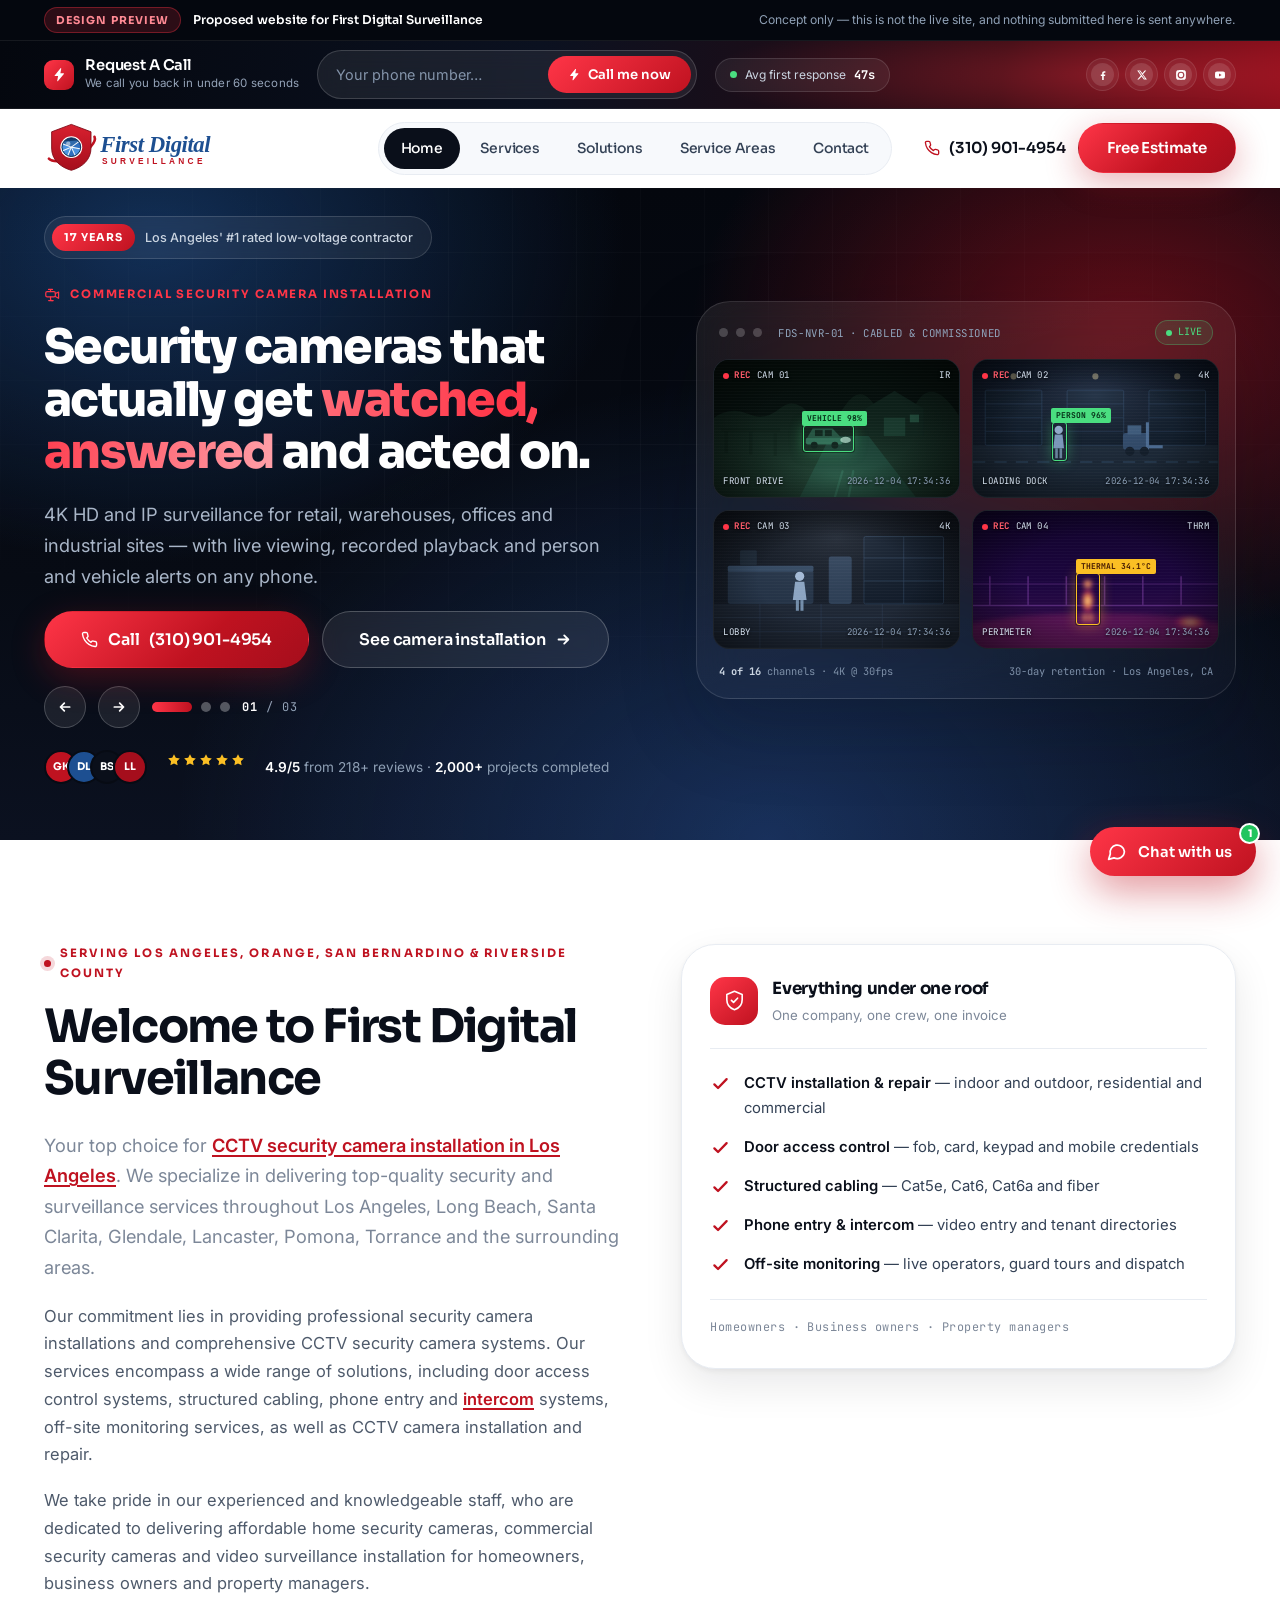
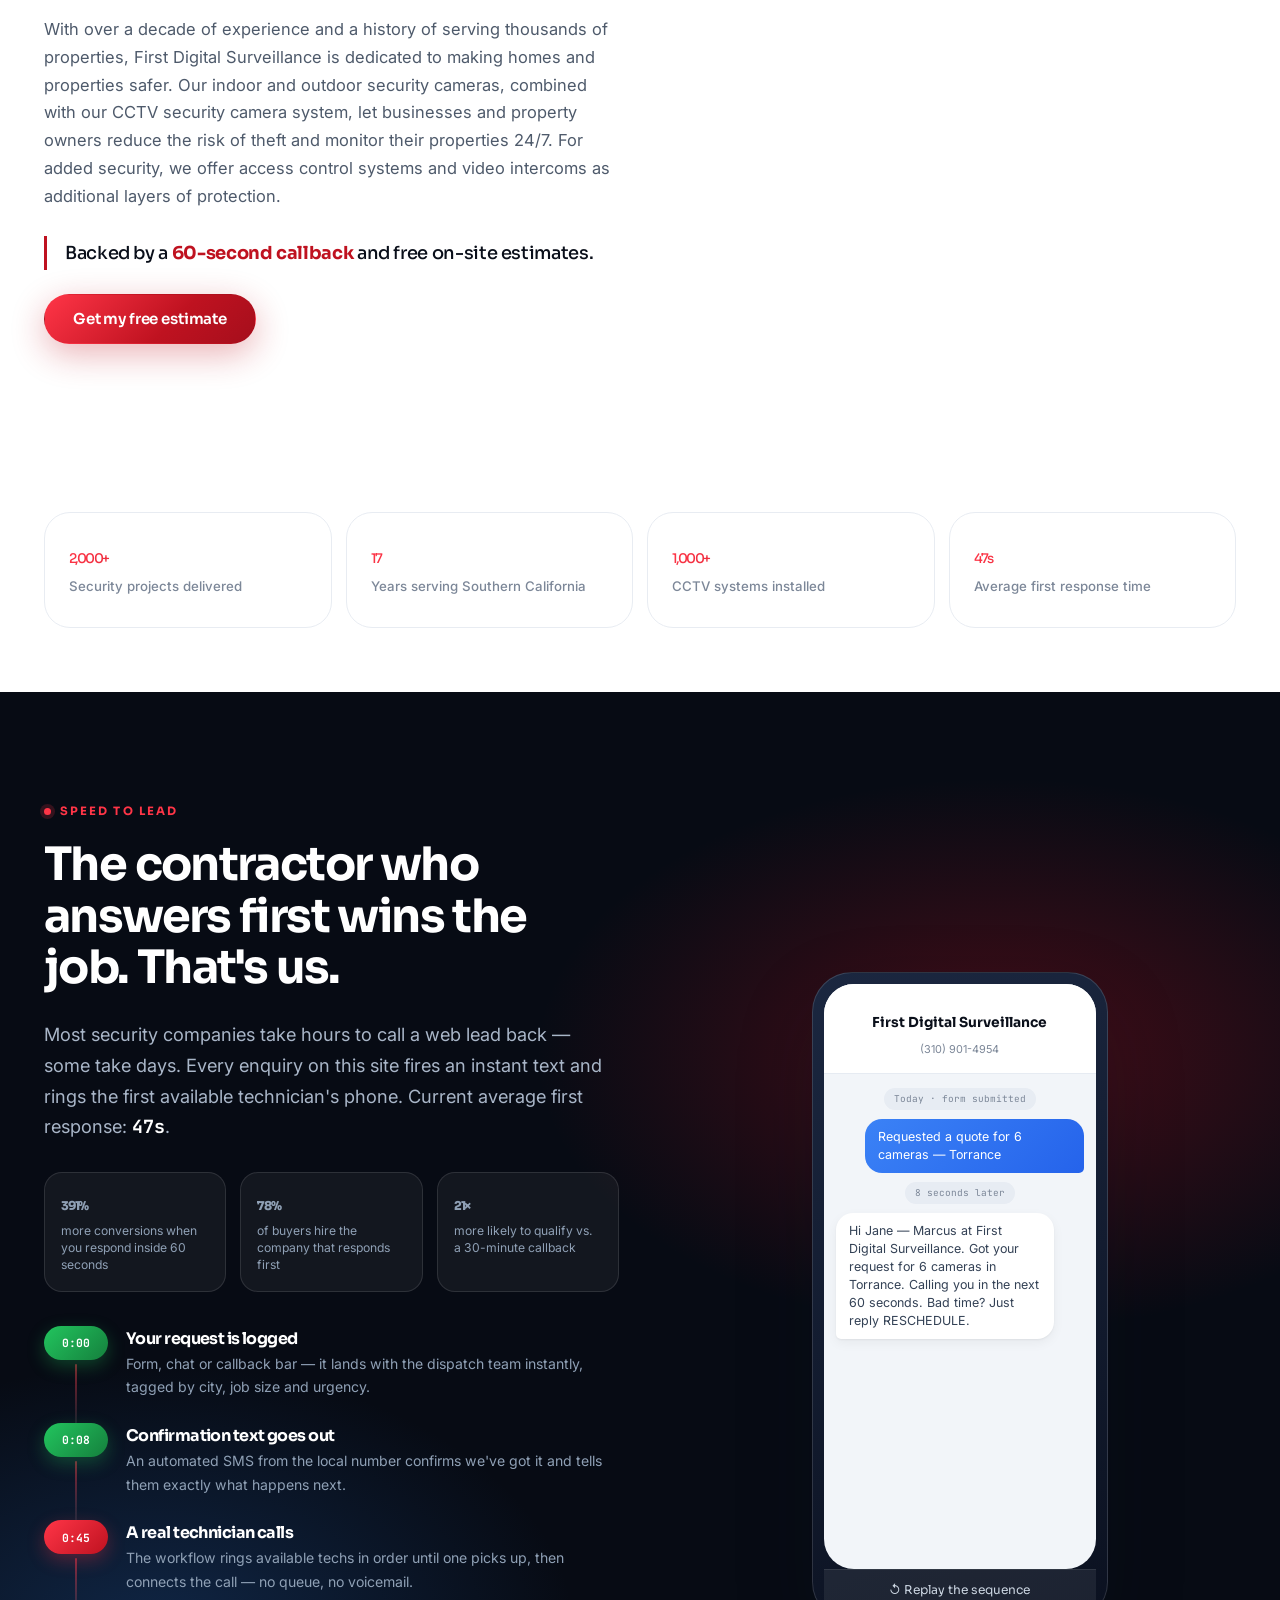
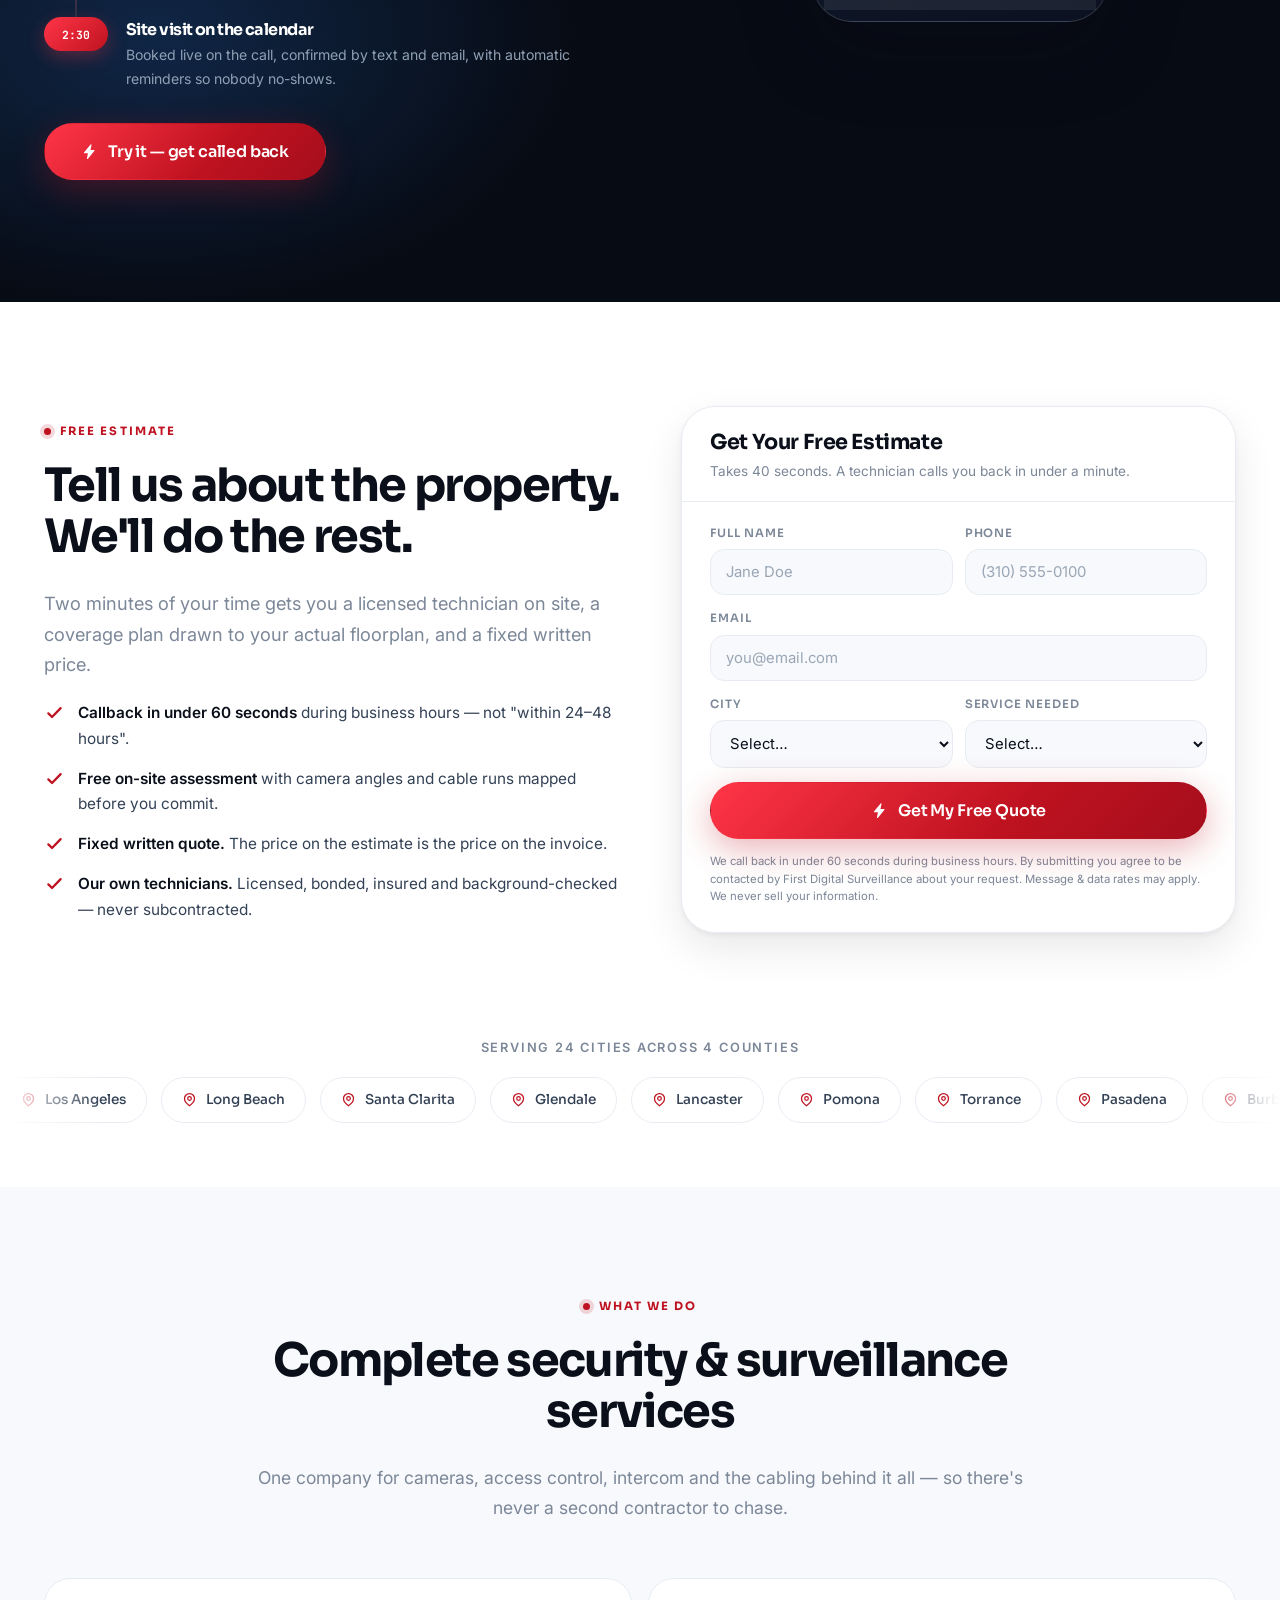
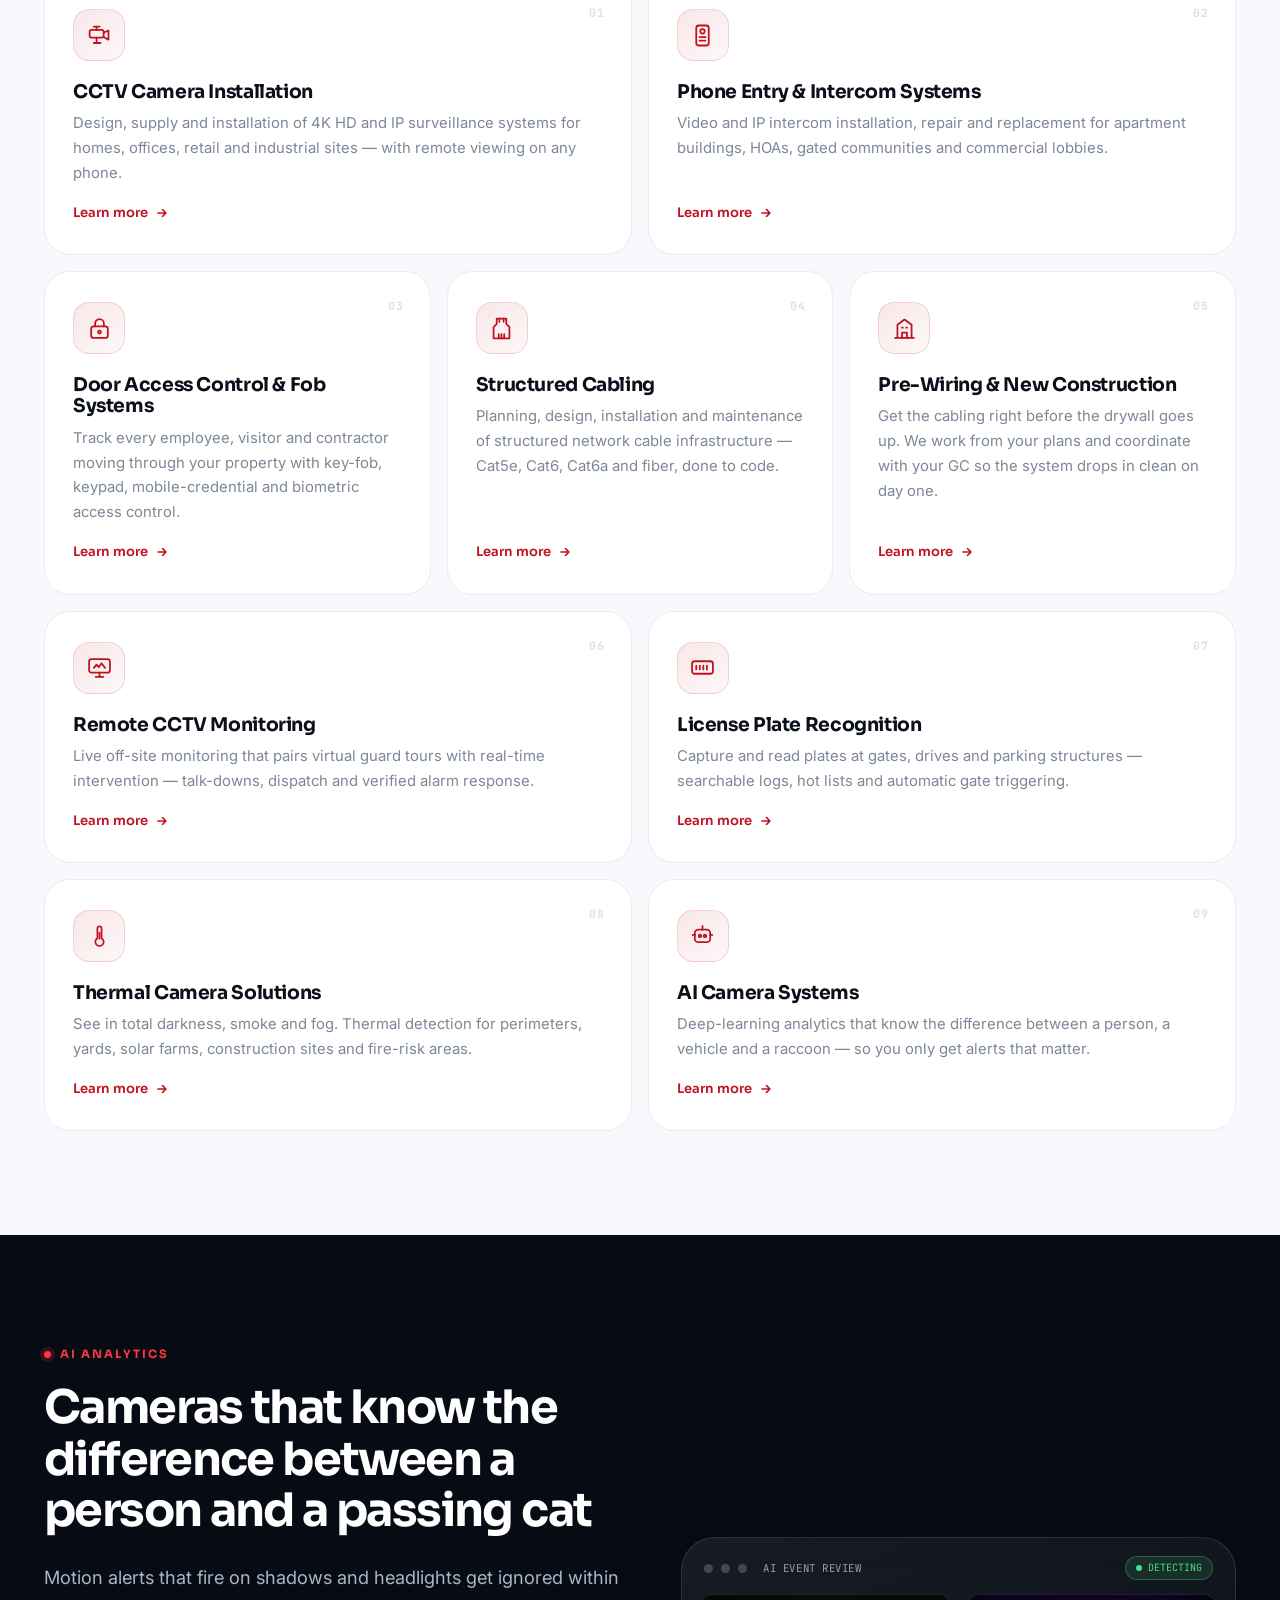
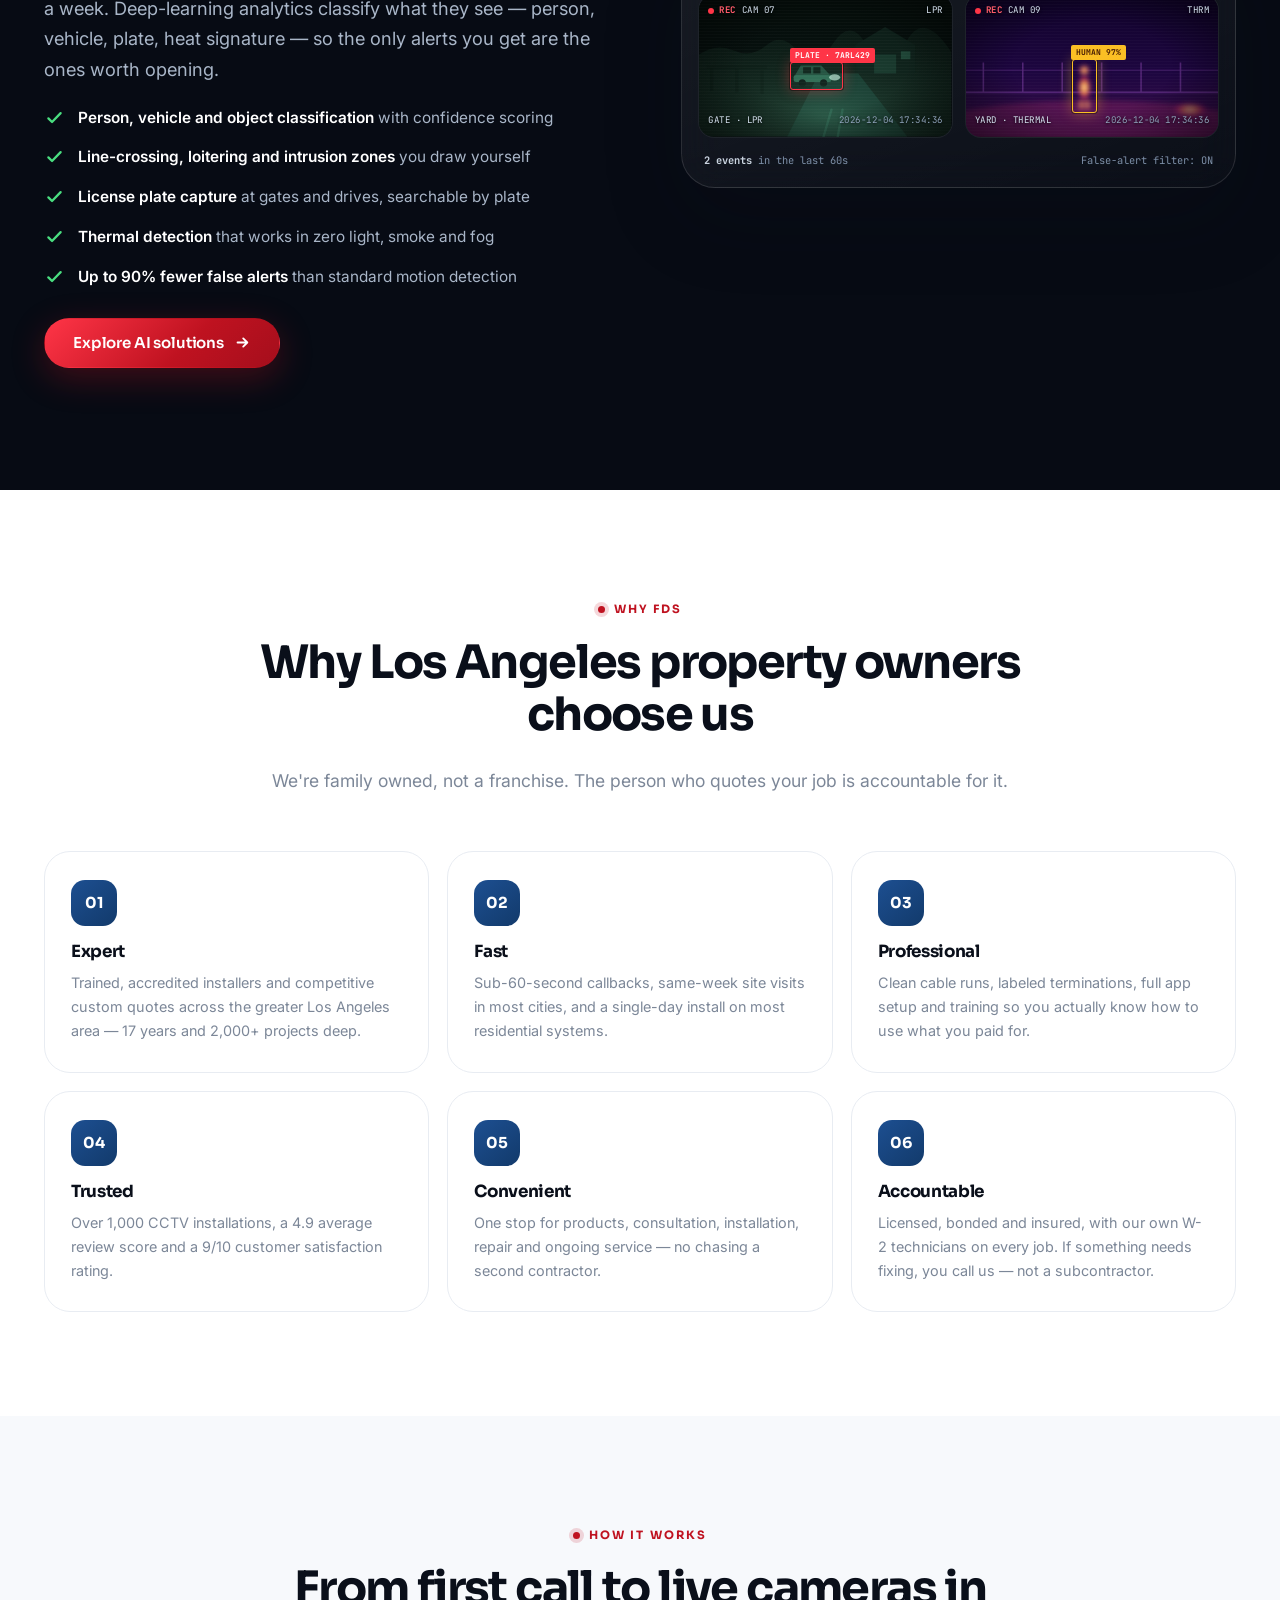
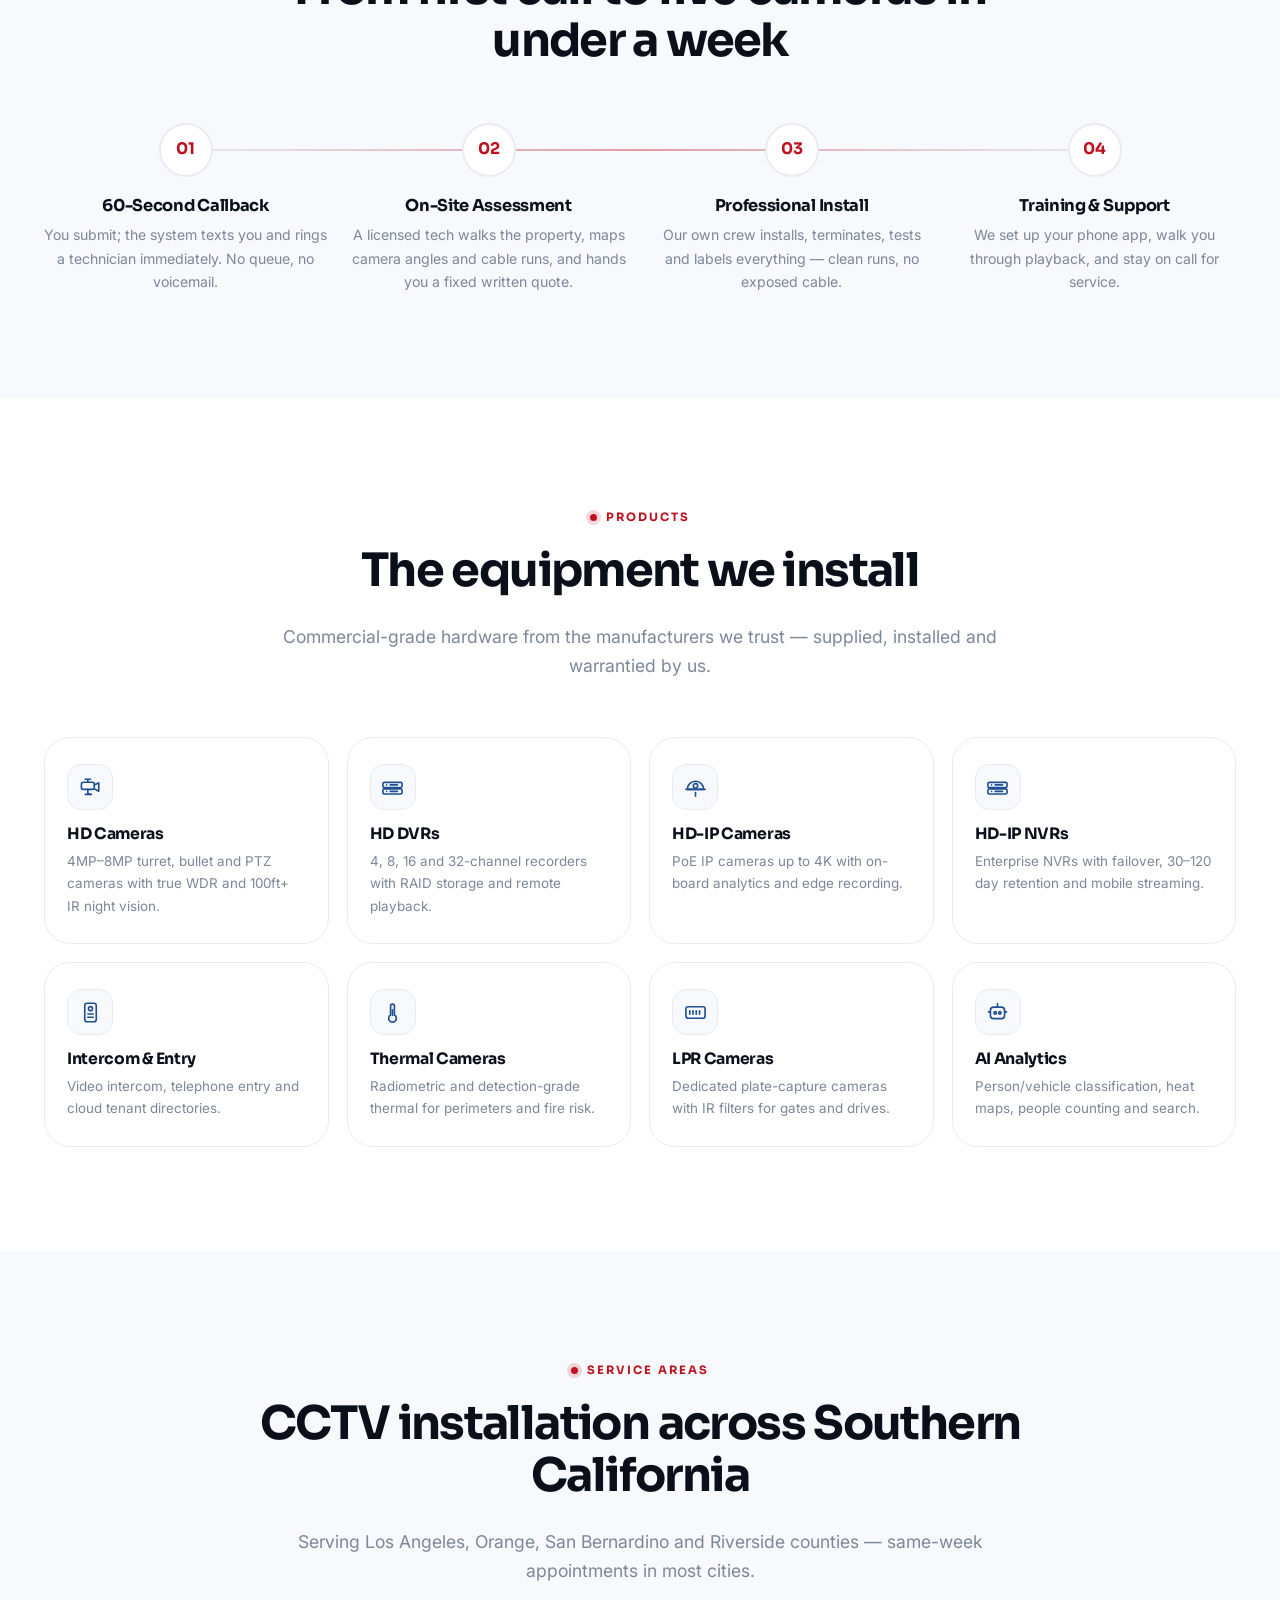
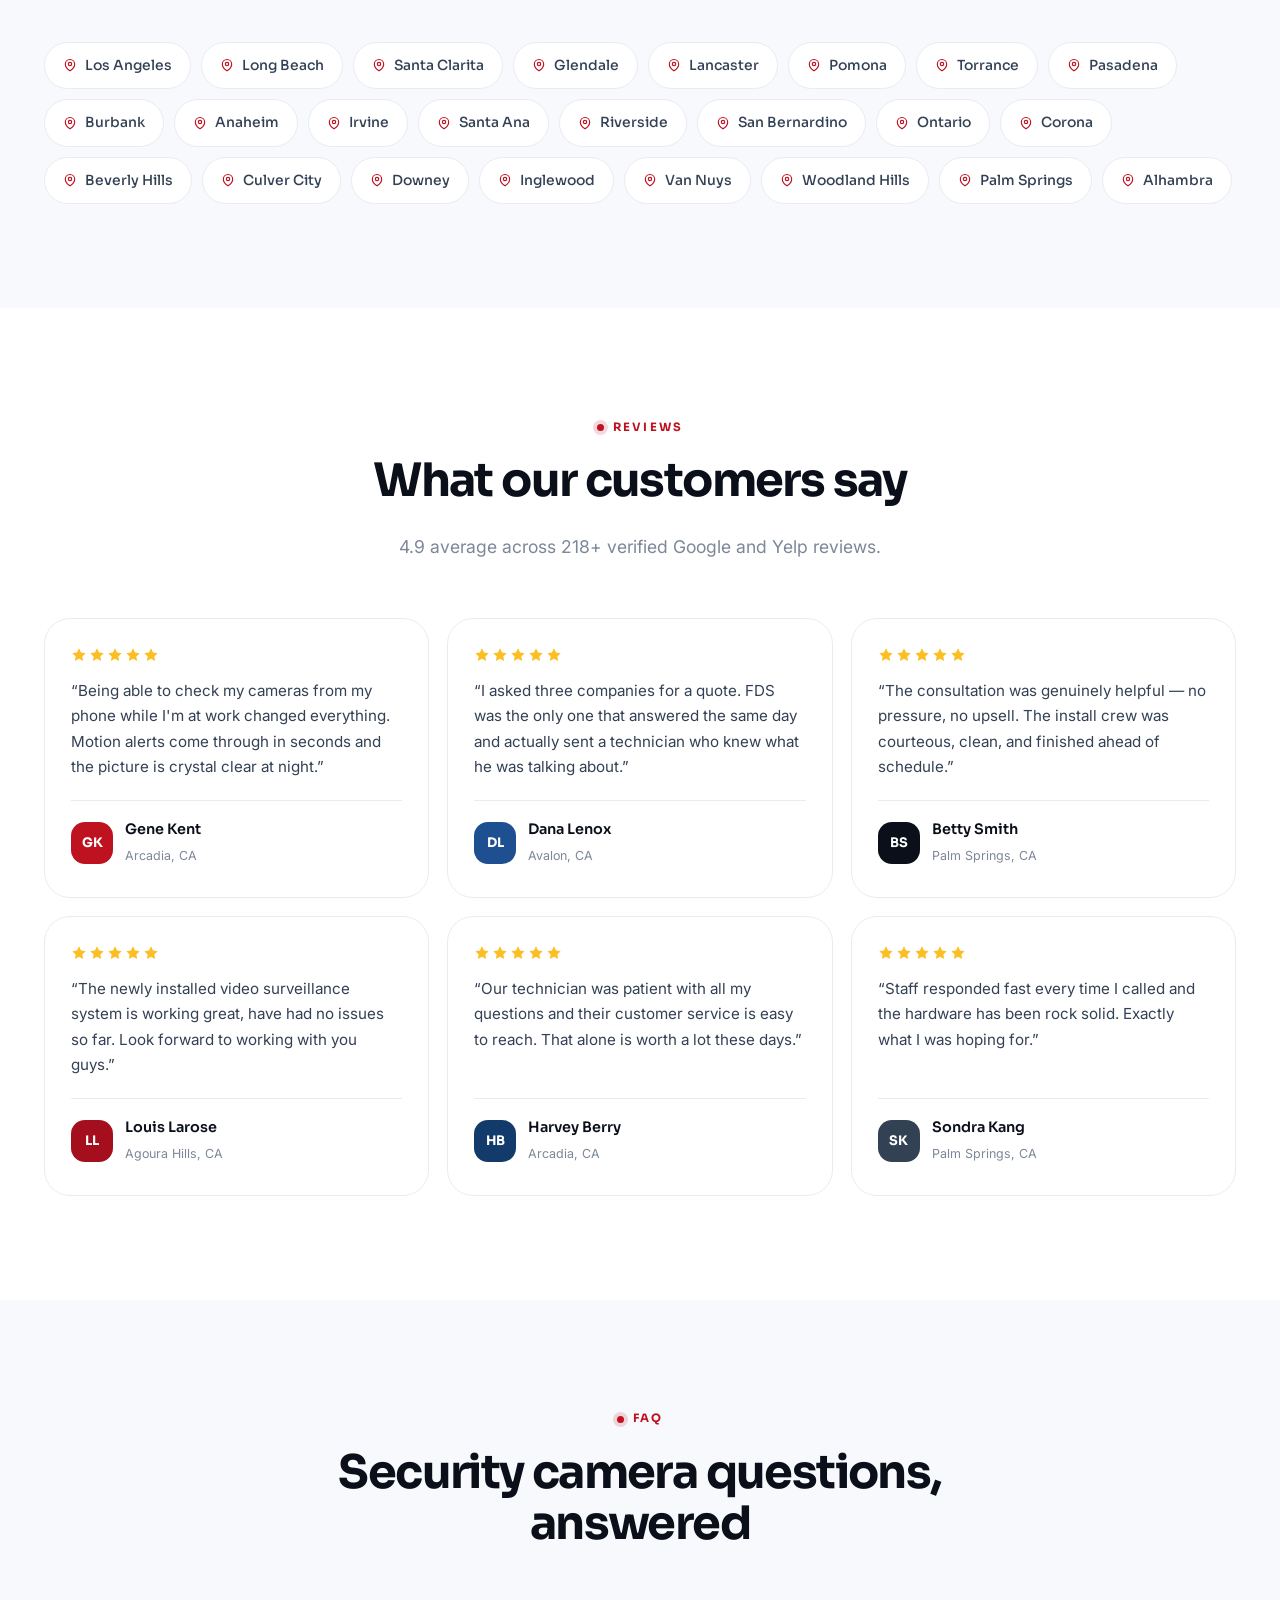
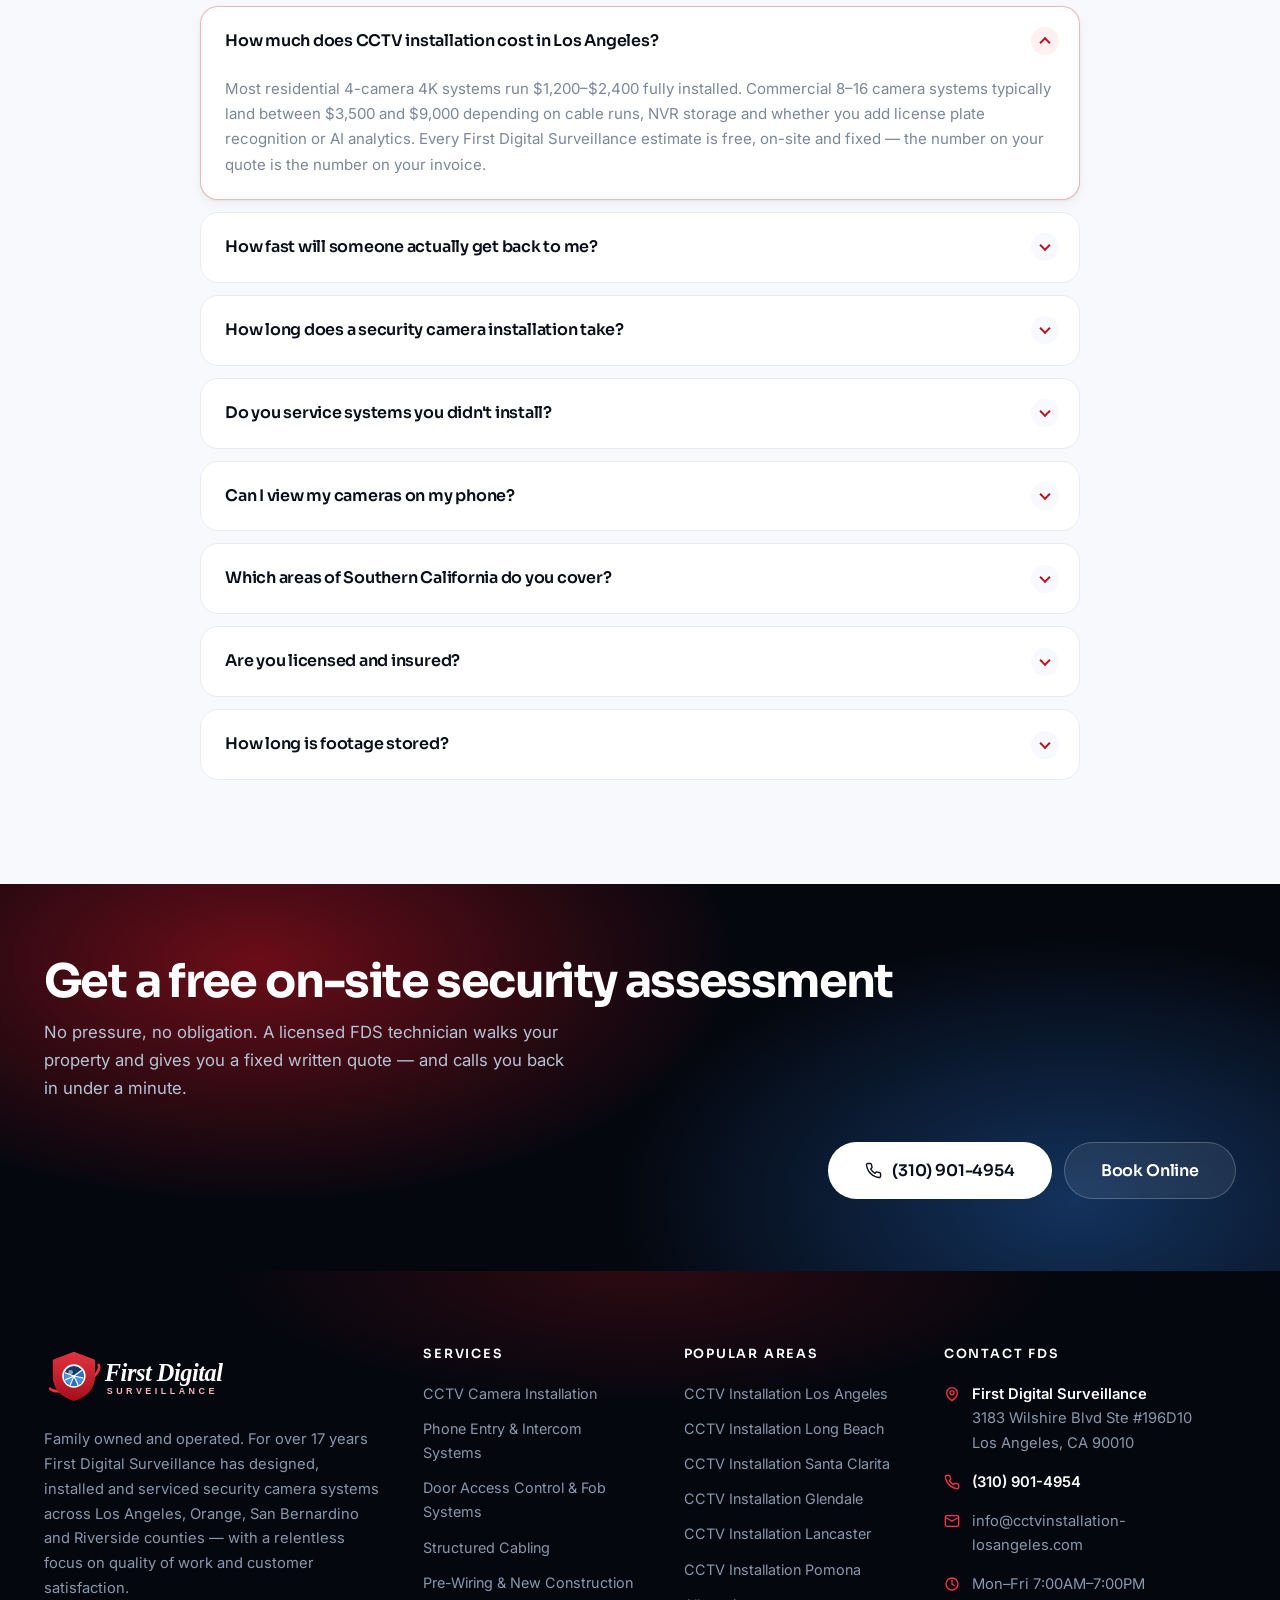
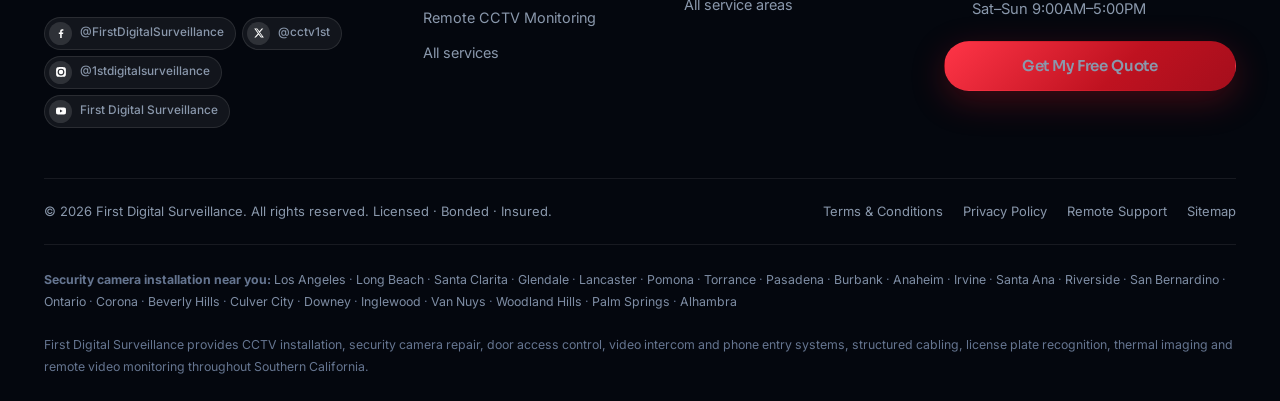
<file: index.html>
<!DOCTYPE html>
<html lang="en-US">
<head>
<meta charset="utf-8">
<meta name="viewport" content="width=device-width,initial-scale=1">
<title>CCTV Installation Los Angeles | 60-Second Callback | First Digital Surveillance</title>
<meta name="description" content="Los Angeles' #1 rated CCTV installation company. 17+ years, 2,000+ security projects, 47-second average callback. 4K security cameras, AI analytics, access control, intercom & structured cabling. Free on-site estimate — (310) 901-4954.">
<meta name="keywords" content="cctv installation los angeles, security camera installation los angeles, security camera installers near me, ai security cameras los angeles, business security cameras los angeles, home security camera installation, access control los angeles, cctv repair los angeles">
<meta name="robots" content="index,follow,max-image-preview:large,max-snippet:-1,max-video-preview:-1">
<meta name="author" content="First Digital Surveillance">
<meta name="geo.region" content="US-CA">
<meta name="geo.placename" content="Los Angeles">
<meta name="geo.position" content="34.0614;-118.3089">
<meta name="ICBM" content="34.0614, -118.3089">
<link rel="canonical" href="https://cctvinstallation-losangeles.com/">
<link rel="icon" href="assets/img/favicon.svg" type="image/svg+xml">
<link rel="apple-touch-icon" href="assets/img/favicon.svg">

<meta property="og:type" content="website">
<meta property="og:site_name" content="First Digital Surveillance">
<meta property="og:locale" content="en_US">
<meta property="og:title" content="CCTV Installation Los Angeles | 60-Second Callback | First Digital Surveillance">
<meta property="og:description" content="Los Angeles' #1 rated CCTV installation company. 17+ years, 2,000+ security projects, 47-second average callback. 4K security cameras, AI analytics, access control, intercom & structured cabling. Free on-site estimate — (310) 901-4954.">
<meta property="og:url" content="https://cctvinstallation-losangeles.com/">
<meta property="og:image" content="https://cctvinstallation-losangeles.com/assets/img/fds-logo.svg">
<meta name="twitter:card" content="summary_large_image">
<meta name="twitter:site" content="@cctv1st">
<meta name="twitter:title" content="CCTV Installation Los Angeles | 60-Second Callback | First Digital Surveillance">
<meta name="twitter:description" content="Los Angeles' #1 rated CCTV installation company. 17+ years, 2,000+ security projects, 47-second average callback. 4K security cameras, AI analytics, access control, intercom & structured cabling. Free on-site estimate — (310) 901-4954.">
<meta name="theme-color" content="#BF1220">

<link rel="preconnect" href="https://fonts.googleapis.com">
<link rel="preconnect" href="https://fonts.gstatic.com" crossorigin>
<link href="https://fonts.googleapis.com/css2?family=Sora:wght@400;500;600;700;800&family=Inter:wght@400;500;600;700&family=JetBrains+Mono:wght@400;700&display=swap" rel="stylesheet">
<link rel="stylesheet" href="assets/css/style.css?v=3">

<script type="application/ld+json">{"@context":"https://schema.org","@type":["SecuritySystemInstaller","LocalBusiness"],"@id":"https://cctvinstallation-losangeles.com/#business","name":"First Digital Surveillance","alternateName":"FDS Security Camera Installation Los Angeles","description":"Family-owned security camera installation company serving Los Angeles, Orange, San Bernardino and Riverside counties for over 17 years. CCTV, access control, intercom, structured cabling and 24/7 remote monitoring, with a 60-second callback promise.","url":"https://cctvinstallation-losangeles.com/","telephone":"(310) 901-4954","email":"info@cctvinstallation-losangeles.com","logo":"https://cctvinstallation-losangeles.com/assets/img/fds-logo.svg","image":"https://cctvinstallation-losangeles.com/assets/img/fds-logo.svg","priceRange":"$$","foundingDate":"2008","address":{"@type":"PostalAddress","streetAddress":"3183 Wilshire Blvd Ste #196D10","addressLocality":"Los Angeles","addressRegion":"CA","postalCode":"90010","addressCountry":"US"},"geo":{"@type":"GeoCoordinates","latitude":34.0614,"longitude":-118.3089},"openingHoursSpecification":[{"@type":"OpeningHoursSpecification","dayOfWeek":["Monday","Tuesday","Wednesday","Thursday","Friday"],"opens":"07:00","closes":"19:00"},{"@type":"OpeningHoursSpecification","dayOfWeek":["Saturday","Sunday"],"opens":"09:00","closes":"17:00"}],"areaServed":[{"@type":"City","name":"Los Angeles"},{"@type":"City","name":"Long Beach"},{"@type":"City","name":"Santa Clarita"},{"@type":"City","name":"Glendale"},{"@type":"City","name":"Lancaster"},{"@type":"City","name":"Pomona"},{"@type":"City","name":"Torrance"},{"@type":"City","name":"Pasadena"},{"@type":"City","name":"Burbank"},{"@type":"City","name":"Anaheim"},{"@type":"City","name":"Irvine"},{"@type":"City","name":"Santa Ana"},{"@type":"City","name":"Riverside"},{"@type":"City","name":"San Bernardino"},{"@type":"City","name":"Ontario"},{"@type":"City","name":"Corona"},{"@type":"City","name":"Beverly Hills"},{"@type":"City","name":"Culver City"},{"@type":"City","name":"Downey"},{"@type":"City","name":"Inglewood"},{"@type":"City","name":"Van Nuys"},{"@type":"City","name":"Woodland Hills"},{"@type":"City","name":"Palm Springs"},{"@type":"City","name":"Alhambra"}],"sameAs":["https://www.facebook.com/FirstDigitalSurveillance","https://twitter.com/cctv1st","https://www.instagram.com/1stdigitalsurveillance","https://www.youtube.com/channel/UC6HvUgXntaIqfOZk8hjzoPg"],"aggregateRating":{"@type":"AggregateRating","ratingValue":"4.9","reviewCount":"218","bestRating":"5"},"hasOfferCatalog":{"@type":"OfferCatalog","name":"Security Services","itemListElement":[{"@type":"Offer","itemOffered":{"@type":"Service","name":"CCTV Camera Installation"}},{"@type":"Offer","itemOffered":{"@type":"Service","name":"Phone Entry & Intercom Systems"}},{"@type":"Offer","itemOffered":{"@type":"Service","name":"Door Access Control & Fob Systems"}},{"@type":"Offer","itemOffered":{"@type":"Service","name":"Structured Cabling"}},{"@type":"Offer","itemOffered":{"@type":"Service","name":"Pre-Wiring & New Construction"}},{"@type":"Offer","itemOffered":{"@type":"Service","name":"Remote CCTV Monitoring"}},{"@type":"Offer","itemOffered":{"@type":"Service","name":"License Plate Recognition"}},{"@type":"Offer","itemOffered":{"@type":"Service","name":"Thermal Camera Solutions"}},{"@type":"Offer","itemOffered":{"@type":"Service","name":"AI Camera Systems"}}]}}</script>
<script type="application/ld+json">{"@context":"https://schema.org","@type":"FAQPage","mainEntity":[{"@type":"Question","name":"How much does CCTV installation cost in Los Angeles?","acceptedAnswer":{"@type":"Answer","text":"Most residential 4-camera 4K systems run $1,200\u2013$2,400 fully installed. Commercial 8\u201316 camera systems typically land between $3,500 and $9,000 depending on cable runs, NVR storage and whether you add license plate recognition or AI analytics. Every First Digital Surveillance estimate is free, on-site and fixed \u2014 the number on your quote is the number on your invoice."}},{"@type":"Question","name":"How fast will someone actually get back to me?","acceptedAnswer":{"@type":"Answer","text":"Under 60 seconds during business hours. Every form, chat and callback request on this site fires an instant confirmation text and routes straight to the first available technician's phone. Our current average first response is 47 seconds \u2014 because the contractor who answers first almost always wins the job, and we would rather that be us."}},{"@type":"Question","name":"How long does a security camera installation take?","acceptedAnswer":{"@type":"Answer","text":"A typical 4\u20138 camera home installation is done in a single day. Commercial jobs with 16+ cameras, access control or new cabling usually run two to four days. We give you an exact schedule at the walkthrough, before any work starts."}},{"@type":"Question","name":"Do you service systems you didn't install?","acceptedAnswer":{"@type":"Answer","text":"Yes. We repair, upgrade and take over maintenance on most major brands \u2014 Hikvision, Dahua, Uniview, Lorex, Avigilon, Axis, Hanwha and more. In many cases we can reuse your existing cabling and simply upgrade the cameras and recorder."}},{"@type":"Question","name":"Can I view my cameras on my phone?","acceptedAnswer":{"@type":"Answer","text":"Every system we install includes free mobile and desktop viewing with live streaming, recorded playback, and push notifications for motion, person or vehicle detection. We set the app up on your phone and walk you through it before we leave."}},{"@type":"Question","name":"Which areas of Southern California do you cover?","acceptedAnswer":{"@type":"Answer","text":"All of Los Angeles County plus Orange County, San Bernardino County and Riverside County \u2014 including Long Beach, Santa Clarita, Glendale, Lancaster, Pomona, Torrance, Pasadena, Anaheim, Irvine, Riverside and Palm Springs."}},{"@type":"Question","name":"Are you licensed and insured?","acceptedAnswer":{"@type":"Answer","text":"Yes. First Digital Surveillance is a licensed, bonded and insured low-voltage contractor. We pull permits where required and every installation is performed by our own trained, background-checked technicians \u2014 never subcontracted out."}},{"@type":"Question","name":"How long is footage stored?","acceptedAnswer":{"@type":"Answer","text":"Standard systems store 14\u201330 days of continuous footage. We size storage to your needs, and 60, 90 or 120-day retention is available \u2014 as is cloud backup for critical cameras."}}]}</script>
<script type="application/ld+json">{"@context":"https://schema.org","@type":"BreadcrumbList","itemListElement":[{"@type":"ListItem","position":1,"name":"Home","item":"https://cctvinstallation-losangeles.com/"}]}</script>
<!-- Analytics + CRM routing configured in assets/js/fds.js -->
</head>
<body>
<a class="sr-only" href="#main">Skip to content</a>

<div class="demoband">
  <div class="container">
    <span class="tag">DESIGN PREVIEW</span>
    <b>Proposed website for First Digital Surveillance</b>
    <span>Concept only &mdash; this is not the live site, and nothing submitted here is sent anywhere.</span>
  </div>
</div>

<!-- ===== SPEED TO LEAD callback bar (replaces the old "Request A Call" strip) ===== -->
<div class="speedbar">
  <div class="container">
    <div class="speedbar__pitch">
      <span class="bolt"><svg viewBox="0 0 24 24" fill="currentColor"><path d="M13.6 2 4.2 13.4a.7.7 0 0 0 .54 1.15h5.02l-1.4 7.3a.7.7 0 0 0 1.23.57l9.4-11.4a.7.7 0 0 0-.54-1.15h-5.02l1.4-7.3A.7.7 0 0 0 13.6 2z"/></svg></span>
      <span><b>Request A Call</b><small>We call you back in under <span data-cbsec>60</span> seconds</small></span>
    </div>

    <div class="callback">
      <form class="callback__form" data-lead-form="Speed to Lead — header callback" autocomplete="on">
        <label class="sr-only" for="cb-index">Your phone number</label>
        <input id="cb-index" type="tel" name="phone" placeholder="Your phone number…" required>
        <button type="submit"><svg viewBox="0 0 24 24" fill="currentColor"><path d="M13.6 2 4.2 13.4a.7.7 0 0 0 .54 1.15h5.02l-1.4 7.3a.7.7 0 0 0 1.23.57l9.4-11.4a.7.7 0 0 0-.54-1.15h-5.02l1.4-7.3A.7.7 0 0 0 13.6 2z"/></svg> Call me now</button>
      </form>
      <div class="callback__live" role="status" aria-live="polite">
        <span class="ring">
          <svg viewBox="0 0 36 36"><circle class="bg" cx="18" cy="18" r="15"/><circle class="fg" cx="18" cy="18" r="15"/></svg>
          <b>60</b>
        </span>
        <span><b class="cb-label">Request received</b><small>Speed-to-lead sequence running…</small></span>
      </div>
    </div>

    <span class="livestat"><i></i>Avg first response <b data-avg>47s</b></span>
    <div class="socials "><a class="social" href="https://www.facebook.com/FirstDigitalSurveillance" target="_blank" rel="noopener" aria-label="Facebook: @FirstDigitalSurveillance" title="Facebook — @FirstDigitalSurveillance"><span class="social__ico"><svg viewBox="0 0 24 24"><path d="M13.5 22v-8h2.7l.4-3.1h-3.1V8.9c0-.9.25-1.5 1.55-1.5h1.65V4.6A22 22 0 0 0 14.3 4.5c-2.4 0-4 1.45-4 4.1v2.3H7.6V14h2.7v8z"/></svg></span><span class="social__handle">@FirstDigitalSurveillance</span></a><a class="social" href="https://twitter.com/cctv1st" target="_blank" rel="noopener" aria-label="X (Twitter): @cctv1st" title="X (Twitter) — @cctv1st"><span class="social__ico"><svg viewBox="0 0 24 24"><path d="M17.5 3h3l-6.6 7.5L21.8 21h-6l-4.7-6.1L5.7 21h-3l7-8L2.4 3h6.1l4.2 5.6zm-1 16h1.7L7.6 4.7H5.8z"/></svg></span><span class="social__handle">@cctv1st</span></a><a class="social" href="https://www.instagram.com/1stdigitalsurveillance" target="_blank" rel="noopener" aria-label="Instagram: @1stdigitalsurveillance" title="Instagram — @1stdigitalsurveillance"><span class="social__ico"><svg viewBox="0 0 24 24"><path d="M12 2.2c3.2 0 3.6 0 4.85.07 1.17.05 1.8.25 2.23.41.56.22.96.48 1.38.9s.68.82.9 1.38c.16.42.36 1.06.41 2.23.06 1.25.07 1.63.07 4.81s0 3.56-.07 4.81c-.05 1.17-.25 1.8-.41 2.23-.22.56-.48.96-.9 1.38s-.82.68-1.38.9c-.42.16-1.06.36-2.23.41-1.25.06-1.63.07-4.85.07s-3.6 0-4.85-.07c-1.17-.05-1.8-.25-2.23-.41-.56-.22-.96-.48-1.38-.9s-.68-.82-.9-1.38c-.16-.42-.36-1.06-.41-2.23C2.2 15.56 2.2 15.18 2.2 12s0-3.56.07-4.81c.05-1.17.25-1.8.41-2.23.22-.56.48-.96.9-1.38s.82-.68 1.38-.9c.42-.16 1.06-.36 2.23-.41C8.44 2.2 8.82 2.2 12 2.2zm0 3.05A6.75 6.75 0 1 0 18.75 12 6.75 6.75 0 0 0 12 5.25zm0 11.13A4.38 4.38 0 1 1 16.38 12 4.38 4.38 0 0 1 12 16.38zm6.99-11.4a1.58 1.58 0 1 1-1.58-1.57 1.58 1.58 0 0 1 1.58 1.57z"/></svg></span><span class="social__handle">@1stdigitalsurveillance</span></a><a class="social" href="https://www.youtube.com/channel/UC6HvUgXntaIqfOZk8hjzoPg" target="_blank" rel="noopener" aria-label="YouTube: First Digital Surveillance" title="YouTube — First Digital Surveillance"><span class="social__ico"><svg viewBox="0 0 24 24"><path d="M21.6 7.2a2.5 2.5 0 0 0-1.76-1.77C18.25 5 12 5 12 5s-6.25 0-7.84.43A2.5 2.5 0 0 0 2.4 7.2 26 26 0 0 0 2 12a26 26 0 0 0 .4 4.8 2.5 2.5 0 0 0 1.76 1.77C5.75 19 12 19 12 19s6.25 0 7.84-.43a2.5 2.5 0 0 0 1.76-1.77A26 26 0 0 0 22 12a26 26 0 0 0-.4-4.8zM10 15.2V8.8l5.2 3.2z"/></svg></span><span class="social__handle">First Digital Surveillance</span></a></div>
  </div>
</div>

<header class="header">
  <div class="container">
    <a class="brand" href="index.html" aria-label="First Digital Surveillance home">
      <img src="assets/img/fds-logo.svg" width="206" height="56"
           alt="First Digital Surveillance — CCTV installation Los Angeles">
    </a>
    <button class="burger" aria-label="Open menu" aria-expanded="false"><span></span></button>
    <nav class="nav" aria-label="Main"><a href="index.html" class=is-active>Home</a><a href="services.html">Services</a><a href="solutions.html">Solutions</a><a href="service-areas.html">Service Areas</a><a href="contact.html">Contact</a></nav>
    <div class="header__cta">
      <a class="header__phone" href="tel:+13109014954"><svg viewBox="0 0 24 24" fill="none" stroke="currentColor" stroke-width="2" stroke-linecap="round" stroke-linejoin="round"><path d="M22 16.92v3a2 2 0 0 1-2.18 2 19.79 19.79 0 0 1-8.63-3.07 19.5 19.5 0 0 1-6-6 19.79 19.79 0 0 1-3.07-8.67A2 2 0 0 1 4.11 2h3a2 2 0 0 1 2 1.72c.13.96.36 1.9.7 2.81a2 2 0 0 1-.45 2.11L8.09 9.91a16 16 0 0 0 6 6l1.27-1.27a2 2 0 0 1 2.11-.45c.9.34 1.85.57 2.81.7A2 2 0 0 1 22 16.92z"/></svg><span data-phone>(310) 901-4954</span></a>
      <a class="btn btn--red" href="contact.html">Free Estimate</a>
    </div>
  </div>
</header>
<main id="main">

<section class="hero">
  <div class="hero__mesh"></div><div class="hero__grid"></div>
  
  <button class="heroarrow harrow harrow--prev" data-dir="-1" type="button" aria-label="Previous service"><svg viewBox="0 0 24 24" fill="none" stroke="currentColor" stroke-width="2.6" stroke-linecap="round" stroke-linejoin="round"><path d="M5 12h13M13 6.2 18.8 12 13 17.8"/></svg></button>
  <button class="heroarrow harrow harrow--next" data-dir="1" type="button" aria-label="Next service"><svg viewBox="0 0 24 24" fill="none" stroke="currentColor" stroke-width="2.6" stroke-linecap="round" stroke-linejoin="round"><path d="M5 12h13M13 6.2 18.8 12 13 17.8"/></svg></button>
  <div class="container">
    <div class="hero__inner">
      <div>
        <span class="pill"><em>17 YEARS</em> Los Angeles' #1 rated low-voltage contractor</span>
        <div class="heroslides" aria-roledescription="carousel" aria-label="Services"><div class="hslide is-on" data-slide="0" role="group"
     aria-roledescription="slide" aria-label="1 of 3: Commercial Security Camera Installation">
  <span class="hslide__eyebrow"><svg viewBox="0 0 24 24" fill="none" stroke="currentColor" stroke-width="1.7" stroke-linecap="round" stroke-linejoin="round"><rect x="2.5" y="6.5" width="13.5" height="7.5" rx="2"/><path d="m16 9.2 4.6-2v8.8L16 13.4"/><path d="M9.2 14v3.2a2 2 0 0 0 2 2H13"/><path d="M6.6 19.2h5.2"/><path d="M9.2 6.5V3.4M6.4 3.4h5.6"/></svg>Commercial Security Camera Installation</span>
  <h1>Security cameras that actually get <span class="grad">watched, answered</span> and acted on.</h1>
  <p class="hero__sub">4K HD and IP surveillance for retail, warehouses, offices and industrial sites — with live viewing, recorded playback and person and vehicle alerts on any phone.</p>
  <div class="hero__cta">
    <a class="btn btn--red btn--lg" href="tel:+13109014954"><svg viewBox="0 0 24 24" fill="none" stroke="currentColor" stroke-width="2" stroke-linecap="round" stroke-linejoin="round"><path d="M22 16.92v3a2 2 0 0 1-2.18 2 19.79 19.79 0 0 1-8.63-3.07 19.5 19.5 0 0 1-6-6 19.79 19.79 0 0 1-3.07-8.67A2 2 0 0 1 4.11 2h3a2 2 0 0 1 2 1.72c.13.96.36 1.9.7 2.81a2 2 0 0 1-.45 2.11L8.09 9.91a16 16 0 0 0 6 6l1.27-1.27a2 2 0 0 1 2.11-.45c.9.34 1.85.57 2.81.7A2 2 0 0 1 22 16.92z"/></svg>Call <span data-phone>(310) 901-4954</span></a>
    <a class="btn btn--glass btn--lg" href="services.html#cctv-camera-installation">See camera installation <svg viewBox="0 0 24 24" fill="none" stroke="currentColor" stroke-width="2.6" stroke-linecap="round" stroke-linejoin="round"><path d="M5 12h13M13 6.2 18.8 12 13 17.8"/></svg></a>
  </div>
</div><div class="hslide" data-slide="1" role="group"
     aria-roledescription="slide" aria-label="2 of 3: Door Access / Fob Access System Installation">
  <span class="hslide__eyebrow"><svg viewBox="0 0 24 24" fill="none" stroke="currentColor" stroke-width="1.7" stroke-linecap="round" stroke-linejoin="round"><rect x="4" y="10" width="16" height="11" rx="2.4"/><path d="M7.8 10V7.2a4.2 4.2 0 0 1 8.4 0V10"/><circle cx="12" cy="15.4" r="1.4"/></svg>Door Access / Fob Access System Installation</span>
  <h1>Know exactly <span class="grad">who opened which door</span>, and when.</h1>
  <p class="hero__sub">Key fob, card, keypad, mobile credential and biometric access control — multi-door and multi-site, with schedules and a full audit trail tied straight to your cameras.</p>
  <div class="hero__cta">
    <a class="btn btn--red btn--lg" href="tel:+13109014954"><svg viewBox="0 0 24 24" fill="none" stroke="currentColor" stroke-width="2" stroke-linecap="round" stroke-linejoin="round"><path d="M22 16.92v3a2 2 0 0 1-2.18 2 19.79 19.79 0 0 1-8.63-3.07 19.5 19.5 0 0 1-6-6 19.79 19.79 0 0 1-3.07-8.67A2 2 0 0 1 4.11 2h3a2 2 0 0 1 2 1.72c.13.96.36 1.9.7 2.81a2 2 0 0 1-.45 2.11L8.09 9.91a16 16 0 0 0 6 6l1.27-1.27a2 2 0 0 1 2.11-.45c.9.34 1.85.57 2.81.7A2 2 0 0 1 22 16.92z"/></svg>Call <span data-phone>(310) 901-4954</span></a>
    <a class="btn btn--glass btn--lg" href="services.html#door-access-control">See door access systems <svg viewBox="0 0 24 24" fill="none" stroke="currentColor" stroke-width="2.6" stroke-linecap="round" stroke-linejoin="round"><path d="M5 12h13M13 6.2 18.8 12 13 17.8"/></svg></a>
  </div>
</div><div class="hslide" data-slide="2" role="group"
     aria-roledescription="slide" aria-label="3 of 3: Structured Cabling Installation">
  <span class="hslide__eyebrow"><svg viewBox="0 0 24 24" fill="none" stroke="currentColor" stroke-width="1.7" stroke-linecap="round" stroke-linejoin="round"><path d="M7.4 2.6h9.2v5l3 3v10.8H4.4V10.6l3-3z"/><path d="M9.4 21.4v-4M12 21.4v-4M14.6 21.4v-4"/><path d="M10 2.6v3M14 2.6v3"/></svg>Structured Cabling Installation</span>
  <h1>Structured cabling, <span class="grad">certified, labeled</span> and done once.</h1>
  <p class="hero__sub">Cat5e, Cat6, Cat6a and fiber infrastructure — racks, patch panels and certified test results — engineered so everything you add later just plugs in.</p>
  <div class="hero__cta">
    <a class="btn btn--red btn--lg" href="tel:+13109014954"><svg viewBox="0 0 24 24" fill="none" stroke="currentColor" stroke-width="2" stroke-linecap="round" stroke-linejoin="round"><path d="M22 16.92v3a2 2 0 0 1-2.18 2 19.79 19.79 0 0 1-8.63-3.07 19.5 19.5 0 0 1-6-6 19.79 19.79 0 0 1-3.07-8.67A2 2 0 0 1 4.11 2h3a2 2 0 0 1 2 1.72c.13.96.36 1.9.7 2.81a2 2 0 0 1-.45 2.11L8.09 9.91a16 16 0 0 0 6 6l1.27-1.27a2 2 0 0 1 2.11-.45c.9.34 1.85.57 2.81.7A2 2 0 0 1 22 16.92z"/></svg>Call <span data-phone>(310) 901-4954</span></a>
    <a class="btn btn--glass btn--lg" href="services.html#structured-cabling">See structured cabling <svg viewBox="0 0 24 24" fill="none" stroke="currentColor" stroke-width="2.6" stroke-linecap="round" stroke-linejoin="round"><path d="M5 12h13M13 6.2 18.8 12 13 17.8"/></svg></a>
  </div>
</div></div>
        <div class="herobar">
    <button class="hbtn harrow" data-dir="-1" type="button" aria-label="Previous service"><svg viewBox="0 0 24 24" fill="none" stroke="currentColor" stroke-width="2.6" stroke-linecap="round" stroke-linejoin="round"><path d="M5 12h13M13 6.2 18.8 12 13 17.8"/></svg></button>
    <button class="hbtn harrow" data-dir="1" type="button" aria-label="Next service"><svg viewBox="0 0 24 24" fill="none" stroke="currentColor" stroke-width="2.6" stroke-linecap="round" stroke-linejoin="round"><path d="M5 12h13M13 6.2 18.8 12 13 17.8"/></svg></button>
    <div class="hdots"><button class="hdot is-on" data-go="0" type="button" aria-label="Show slide 1: Commercial Security Camera Installation"><i></i></button><button class="hdot" data-go="1" type="button" aria-label="Show slide 2: Door Access / Fob Access System Installation"><i></i></button><button class="hdot" data-go="2" type="button" aria-label="Show slide 3: Structured Cabling Installation"><i></i></button></div>
    <span class="hcount"><b>01</b> / 03</span>
  </div>
        <div class="trustrow">
          <span class="faces">
            <span style="background:#BF1220">GK</span><span style="background:#1D4F91">DL</span>
            <span style="background:#0A0F1A">BS</span><span style="background:#A50E1C">LL</span>
          </span>
          <div class="stars"><svg viewBox="0 0 24 24" fill="currentColor"><path d="m12 2 3.1 6.3 6.9 1-5 4.9 1.2 6.9L12 17.8 5.8 21l1.2-6.9-5-4.9 6.9-1z"/></svg><svg viewBox="0 0 24 24" fill="currentColor"><path d="m12 2 3.1 6.3 6.9 1-5 4.9 1.2 6.9L12 17.8 5.8 21l1.2-6.9-5-4.9 6.9-1z"/></svg><svg viewBox="0 0 24 24" fill="currentColor"><path d="m12 2 3.1 6.3 6.9 1-5 4.9 1.2 6.9L12 17.8 5.8 21l1.2-6.9-5-4.9 6.9-1z"/></svg><svg viewBox="0 0 24 24" fill="currentColor"><path d="m12 2 3.1 6.3 6.9 1-5 4.9 1.2 6.9L12 17.8 5.8 21l1.2-6.9-5-4.9 6.9-1z"/></svg><svg viewBox="0 0 24 24" fill="currentColor"><path d="m12 2 3.1 6.3 6.9 1-5 4.9 1.2 6.9L12 17.8 5.8 21l1.2-6.9-5-4.9 6.9-1z"/></svg></div>
          <span><strong>4.9/5</strong> from 218+ reviews · <strong>2,000+</strong> projects completed</span>
        </div>
      </div>

      <div>
        <div class="nvr">
          <div class="nvr__bar"><i></i><i></i><i></i><span class="t">FDS-NVR-01 · CABLED &amp; COMMISSIONED</span>
            <span class="live"><i></i>LIVE</span></div>
          <div class="feedwall">
            <figure class="feed">
<svg viewBox="0 0 320 180" preserveAspectRatio="xMidYMid slice" aria-hidden="true">
<defs>
<linearGradient id="nvA" x1="0" y1="0" x2="0" y2="1"><stop offset="0" stop-color="#081410"/><stop offset="1" stop-color="#12271F"/></linearGradient>
<radialGradient id="irA" cx="50%" cy="86%" r="72%"><stop offset="0" stop-color="#7FE3B0" stop-opacity=".2"/><stop offset="1" stop-color="#000" stop-opacity="0"/></radialGradient>
</defs>
<rect width="320" height="180" fill="url(#nvA)"/>
<path d="M0 76q22-15 44-5t42-7 40 9 44-11 46 9 44-5 60 7V0H0z" fill="#050E0B" opacity=".92"/>
<path d="M198 100V64l38-23 38 23v36z" fill="#0D1F19"/>
<rect x="222" y="76" width="28" height="24" fill="#17362B"/>
<rect x="256" y="72" width="12" height="10" fill="#1E4536"/>
<path d="M112 180l40-80h50l62 80z" fill="#173A30" opacity=".9"/>
<path d="M158 180l10-34M176 180l6-34" stroke="#2E6B57" stroke-width="3" stroke-linecap="round" opacity=".45"/>
<g fill="#0B1B15"><rect x="14" y="92" width="4" height="30"/><rect x="46" y="94" width="4" height="30"/><rect x="78" y="96" width="4" height="30"/><rect x="10" y="90" width="76" height="4"/></g>
<g><g transform="translate(120,86)">
<path d="M2 16 9 4h26l11 12z" fill="#22503F"/><rect x="0" y="16" width="48" height="9" rx="3" fill="#2E6B54"/>
<rect x="12" y="6" width="10" height="8" fill="#0C1F18"/><rect x="25" y="6" width="9" height="8" fill="#0C1F18"/>
<circle cx="11" cy="26" r="4.5" fill="#081512"/><circle cx="38" cy="26" r="4.5" fill="#081512"/>
<ellipse cx="52" cy="19" rx="7" ry="4" fill="#D9FFEF" opacity=".65"/>
</g></g>
<rect width="320" height="180" fill="url(#irA)"/></svg>
<div class="feed__scan"></div><div class="feed__vig"></div>
<div class="feed__box feed__box feed__box--car" data-label="VEHICLE 98%"></div>
<div class="feed__hud">
  <span class="tl"><span class="rec"><i></i>REC</span> CAM 01</span>
  <span class="tr">IR</span>
  <span class="bl">FRONT DRIVE</span>
  <span class="br feed__clock">--</span>
</div></figure>
            <figure class="feed">
<svg viewBox="0 0 320 180" preserveAspectRatio="xMidYMid slice" aria-hidden="true">
<defs>
<linearGradient id="nvB" x1="0" y1="0" x2="0" y2="1"><stop offset="0" stop-color="#0A1220"/><stop offset="1" stop-color="#16202E"/></linearGradient>
<radialGradient id="irB" cx="50%" cy="26%" r="76%"><stop offset="0" stop-color="#A8CBFF" stop-opacity=".16"/><stop offset="1" stop-color="#000" stop-opacity="0"/></radialGradient>
</defs>
<rect width="320" height="180" fill="url(#nvB)"/>
<rect y="112" width="320" height="68" fill="#1A2634"/>
<g fill="#0E1926" stroke="#243851" stroke-width="1"><rect x="16" y="40" width="74" height="72" rx="2"/><rect x="123" y="40" width="74" height="72" rx="2"/><rect x="230" y="40" width="74" height="72" rx="2"/></g>
<g stroke="#1D2F45" stroke-width="1"><path d="M16 58h74M16 76h74M16 94h74M123 58h74M123 76h74M123 94h74M230 58h74M230 76h74M230 94h74"/></g>
<g fill="#FFE9A8" opacity=".45"><circle cx="53" cy="22" r="4"/><circle cx="160" cy="22" r="4"/><circle cx="267" cy="22" r="4"/></g>
<path d="M0 134h320" stroke="#33506E" stroke-width="2" stroke-dasharray="16 12" opacity=".55"/>
<g transform="translate(196,0)"><g>
<rect x="0" y="96" width="34" height="22" rx="4" fill="#2F4867"/><rect x="30" y="82" width="4" height="36" fill="#4C6C92"/>
<rect x="34" y="112" width="18" height="4" fill="#4C6C92"/><rect x="6" y="86" width="18" height="12" fill="#3B5878"/>
<circle cx="9" cy="120" r="6" fill="#111B27"/><circle cx="28" cy="120" r="6" fill="#111B27"/></g></g>
<g transform="translate(112,0)"><g>
<circle cx="0" cy="92" r="5.4" fill="#94AECD"/><path d="M-5 98h10l2 18h-14z" fill="#7E9BBE"/>
<rect x="-4.5" y="116" width="3.4" height="13" fill="#69869F"/><rect x="1.1" y="116" width="3.4" height="13" fill="#69869F"/></g></g>
<rect width="320" height="180" fill="url(#irB)"/></svg>
<div class="feed__scan"></div><div class="feed__vig"></div>
<div class="feed__box feed__box feed__box--person" data-label="PERSON 96%"></div>
<div class="feed__hud">
  <span class="tl"><span class="rec"><i></i>REC</span> CAM 02</span>
  <span class="tr">4K</span>
  <span class="bl">LOADING DOCK</span>
  <span class="br feed__clock">--</span>
</div></figure>
            <figure class="feed">
<svg viewBox="0 0 320 180" preserveAspectRatio="xMidYMid slice" aria-hidden="true">
<defs>
<linearGradient id="nvC" x1="0" y1="0" x2="0" y2="1"><stop offset="0" stop-color="#0C1119"/><stop offset="1" stop-color="#19212E"/></linearGradient>
<radialGradient id="irC" cx="50%" cy="20%" r="80%"><stop offset="0" stop-color="#C9DBF5" stop-opacity=".14"/><stop offset="1" stop-color="#000" stop-opacity="0"/></radialGradient>
</defs>
<rect width="320" height="180" fill="url(#nvC)"/>
<rect y="122" width="320" height="58" fill="#1D2634"/>
<g stroke="#28374B" stroke-width="1" fill="none"><path d="M0 140h320M0 158h320M60 122v58M140 122v58M220 122v58"/></g>
<rect x="196" y="34" width="104" height="88" rx="2" fill="#101A28" stroke="#2A3D55"/>
<path d="M248 34v88M196 62h104M196 92h104" stroke="#2A3D55"/>
<rect x="18" y="78" width="112" height="44" rx="3" fill="#233246"/>
<rect x="18" y="72" width="112" height="8" rx="2" fill="#31465F"/>
<rect x="34" y="52" width="22" height="20" rx="2" fill="#1A2634"/>
<g fill="#2B3D54"><rect x="150" y="60" width="30" height="62" rx="3"/><rect x="154" y="72" width="22" height="3"/><rect x="154" y="86" width="22" height="3"/><rect x="154" y="100" width="22" height="3"/></g>
<g transform="translate(112,0)"><g>
<circle cx="0" cy="86" r="6" fill="#A8BFDC"/><path d="M-6 93h12l3 24h-18z" fill="#8FA9C8"/>
<rect x="-5" y="117" width="4" height="14" fill="#7590AE"/><rect x="1" y="117" width="4" height="14" fill="#7590AE"/></g></g>
<rect width="320" height="180" fill="url(#irC)"/></svg>
<div class="feed__scan"></div><div class="feed__vig"></div>

<div class="feed__hud">
  <span class="tl"><span class="rec"><i></i>REC</span> CAM 03</span>
  <span class="tr">4K</span>
  <span class="bl">LOBBY</span>
  <span class="br feed__clock">--</span>
</div></figure>
            <figure class="feed">
<svg viewBox="0 0 320 180" preserveAspectRatio="xMidYMid slice" aria-hidden="true">
<defs>
<linearGradient id="thB" x1="0" y1="0" x2="0" y2="1"><stop offset="0" stop-color="#10032A"/><stop offset=".55" stop-color="#1D0640"/><stop offset="1" stop-color="#3A0F4B"/></linearGradient>
<radialGradient id="hot"><stop offset="0" stop-color="#FFF9CC"/><stop offset=".32" stop-color="#FFA43C"/><stop offset=".66" stop-color="#D21F5E" stop-opacity=".72"/><stop offset="1" stop-color="#5B1060" stop-opacity="0"/></radialGradient>
<filter id="bl" x="-50%" y="-50%" width="200%" height="200%"><feGaussianBlur stdDeviation="3.4"/></filter>
</defs>
<rect width="320" height="180" fill="url(#thB)"/>
<ellipse cx="160" cy="182" rx="230" ry="48" fill="#7A1B5C" opacity=".5" filter="url(#bl)"/>
<g stroke="#5E2C82" stroke-width="2" opacity=".8"><path d="M0 124h320"/><path d="M22 124V86M72 124V86M122 124V86M172 124V86M222 124V86M272 124V86"/><path d="M0 96h320" opacity=".5"/></g>
<g transform="translate(150,0)" filter="url(#bl)"><g>
<circle cx="0" cy="96" r="7.5" fill="url(#hot)"/><ellipse cx="0" cy="118" rx="9.5" ry="18" fill="url(#hot)"/>
<ellipse cx="-4" cy="140" rx="3.4" ry="9" fill="url(#hot)"/><ellipse cx="4" cy="140" rx="3.4" ry="9" fill="url(#hot)"/></g></g>
<ellipse cx="284" cy="146" rx="24" ry="10" fill="url(#hot)" opacity=".5" filter="url(#bl)"/>
</svg>
<div class="feed__scan"></div><div class="feed__vig"></div>
<div class="feed__box feed__box feed__box--heat feed__box--amber" data-label="THERMAL 34.1°C"></div>
<div class="feed__hud">
  <span class="tl"><span class="rec"><i></i>REC</span> CAM 04</span>
  <span class="tr">THRM</span>
  <span class="bl">PERIMETER</span>
  <span class="br feed__clock">--</span>
</div></figure>
          </div>
          <div class="nvr__foot"><span><b>4 of 16</b> channels · 4K @ 30fps</span><span>30-day retention · Los Angeles, CA</span></div>
        </div>
      </div>
    </div>
  </div>
</section>

<section class="section" id="welcome">
  <div class="container">
    <div class="split">
      <div data-reveal>
        <span class="eyebrow">Serving Los Angeles, Orange, San Bernardino &amp; Riverside County</span>
        <h2>Welcome to First Digital Surveillance</h2>
        <p class="lead">Your top choice for
        <a href="services.html#cctv-camera-installation">CCTV security camera installation in Los Angeles</a>.
        We specialize in delivering top-quality security and surveillance services throughout Los Angeles,
        Long Beach, Santa Clarita, Glendale, Lancaster, Pomona, Torrance and the surrounding areas.</p>
        <p>Our commitment lies in providing professional security camera installations and comprehensive CCTV
        security camera systems. Our services encompass a wide range of solutions, including door access
        control systems, structured cabling, phone entry and
        <a href="services.html#phone-entry-intercom">intercom</a> systems, off-site monitoring services, as
        well as CCTV camera installation and repair.</p>
        <p>We take pride in our experienced and knowledgeable staff, who are dedicated to delivering
        affordable home security cameras, commercial security cameras and video surveillance installation
        for homeowners, business owners and property managers.</p>
        <p>With over a decade of experience and a history of serving thousands of properties, First Digital
        Surveillance is dedicated to making homes and properties safer. Our indoor and outdoor security
        cameras, combined with our CCTV security camera system, let businesses and property owners reduce
        the risk of theft and monitor their properties 24/7. For added security, we offer access control
        systems and video intercoms as additional layers of protection.</p>
        <p class="closer">Backed by a <b>60-second callback</b> and free on-site estimates.</p>
        <p style="margin-bottom:0"><a class="btn btn--red" href="contact.html">Get my free estimate</a></p>
      </div>

      <div data-reveal>
        <div class="panel">
          <div class="panel__top">
            <span class="panel__ico"><svg viewBox="0 0 24 24" fill="none" stroke="currentColor" stroke-width="1.7" stroke-linecap="round" stroke-linejoin="round"><path d="M12 2.4 20 5.8v5.4c0 5.2-3.4 8.9-8 10.4-4.6-1.5-8-5.2-8-10.4V5.8z"/><path d="m8.8 11.8 2.2 2.2 4.2-4.4"/></svg></span>
            <span><b>Everything under one roof</b><small>One company, one crew, one invoice</small></span>
          </div>
          <ul class="checklist">
            <li><svg viewBox="0 0 24 24" fill="none" stroke="currentColor" stroke-width="2.6" stroke-linecap="round" stroke-linejoin="round"><path d="m5 13 4.2 4.2L19 7"/></svg><span><b>CCTV installation &amp; repair</b> — indoor and outdoor, residential and commercial</span></li>
            <li><svg viewBox="0 0 24 24" fill="none" stroke="currentColor" stroke-width="2.6" stroke-linecap="round" stroke-linejoin="round"><path d="m5 13 4.2 4.2L19 7"/></svg><span><b>Door access control</b> — fob, card, keypad and mobile credentials</span></li>
            <li><svg viewBox="0 0 24 24" fill="none" stroke="currentColor" stroke-width="2.6" stroke-linecap="round" stroke-linejoin="round"><path d="m5 13 4.2 4.2L19 7"/></svg><span><b>Structured cabling</b> — Cat5e, Cat6, Cat6a and fiber</span></li>
            <li><svg viewBox="0 0 24 24" fill="none" stroke="currentColor" stroke-width="2.6" stroke-linecap="round" stroke-linejoin="round"><path d="m5 13 4.2 4.2L19 7"/></svg><span><b>Phone entry &amp; intercom</b> — video entry and tenant directories</span></li>
            <li><svg viewBox="0 0 24 24" fill="none" stroke="currentColor" stroke-width="2.6" stroke-linecap="round" stroke-linejoin="round"><path d="m5 13 4.2 4.2L19 7"/></svg><span><b>Off-site monitoring</b> — live operators, guard tours and dispatch</span></li>
          </ul>
          <p class="panel__foot">Homeowners &middot; Business owners &middot; Property managers</p>
        </div>
      </div>
    </div>
  </div>
</section>

<section class="section section--tight">
  <div class="container">
    <div class="statstrip">
      <div class="statbox" data-reveal><b><span data-count="2000" data-suf="+">0</span></b><span>Security projects delivered</span></div>
      <div class="statbox" data-reveal><b><span data-count="17">0</span></b><span>Years serving Southern California</span></div>
      <div class="statbox" data-reveal><b><span data-count="1000" data-suf="+">0</span></b><span>CCTV systems installed</span></div>
      <div class="statbox" data-reveal><b><span data-count="47" data-suf="s">0s</span></b><span>Average first response time</span></div>
    </div>
  </div>
</section>


<section class="section section--dark stl" id="speed">
  <div class="stl__glow"></div>
  <div class="container">
    <div class="stl__grid">
      <div data-reveal>
        <span class="eyebrow">Speed to Lead</span>
        <h2>The contractor who answers first wins the job. That's us.</h2>
        <p class="lead">Most security companies take hours to call a web lead back — some take days. Every enquiry on this
        site fires an instant text and rings the first available technician's phone. Current average first response:
        <b class="mono" style="color:#fff"><span data-avg>47s</span></b>.</p>

        <div class="stlstats">
          <div class="stlstat"><b><span data-count="391" data-suf="%">0%</span></b><span>more conversions when you respond inside 60 seconds</span></div>
          <div class="stlstat"><b><span data-count="78" data-suf="%">0%</span></b><span>of buyers hire the company that responds first</span></div>
          <div class="stlstat"><b><span data-count="21" data-suf="×">0×</span></b><span>more likely to qualify vs. a 30-minute callback</span></div>
        </div>

        <div class="timeline">
          <div class="tstep tstep--done"><span class="tstep__t">0:00</span>
            <div><h4>Your request is logged</h4><p>Form, chat or callback bar — it lands with the dispatch team instantly, tagged by city, job size and urgency.</p></div></div>
          <div class="tstep tstep--done"><span class="tstep__t">0:08</span>
            <div><h4>Confirmation text goes out</h4><p>An automated SMS from the local number confirms we've got it and tells them exactly what happens next.</p></div></div>
          <div class="tstep"><span class="tstep__t">0:45</span>
            <div><h4>A real technician calls</h4><p>The workflow rings available techs in order until one picks up, then connects the call — no queue, no voicemail.</p></div></div>
          <div class="tstep"><span class="tstep__t">2:30</span>
            <div><h4>Site visit on the calendar</h4><p>Booked live on the call, confirmed by text and email, with automatic reminders so nobody no-shows.</p></div></div>
        </div>

        <p style="margin-top:32px"><a class="btn btn--red btn--lg" href="#quote"><svg viewBox="0 0 24 24" fill="currentColor"><path d="M13.6 2 4.2 13.4a.7.7 0 0 0 .54 1.15h5.02l-1.4 7.3a.7.7 0 0 0 1.23.57l9.4-11.4a.7.7 0 0 0-.54-1.15h-5.02l1.4-7.3A.7.7 0 0 0 13.6 2z"/></svg> Try it — get called back</a></p>
      </div>

      <div data-reveal>
        <div class="phone">
          <div class="phone__screen">
            <div class="phone__bar"><b>First Digital Surveillance</b><small>(310) 901-4954</small></div>
            <div class="phone__msgs">
              <span class="sms__t" data-seq="1" data-delay="200">Today · form submitted</span>
              <div class="sms sms--out" data-seq="2" data-delay="600">Requested a quote for 6 cameras — Torrance</div>
              <span class="sms__t" data-seq="3" data-delay="1400">8 seconds later</span>
              <div class="sms sms--in" data-seq="4" data-delay="1800">Hi Jane — Marcus at First Digital Surveillance. Got your request for 6 cameras in Torrance. Calling you in the next 60 seconds. Bad time? Just reply RESCHEDULE.</div>
              <span class="sms__t" data-seq="5" data-delay="3200">45 seconds later</span>
            </div>
            <div class="callcard" data-seq="6" data-delay="3600">
              <span class="callcard__ico"><svg viewBox="0 0 24 24" fill="none" stroke="currentColor" stroke-width="2" stroke-linecap="round" stroke-linejoin="round"><path d="M22 16.92v3a2 2 0 0 1-2.18 2 19.79 19.79 0 0 1-8.63-3.07 19.5 19.5 0 0 1-6-6 19.79 19.79 0 0 1-3.07-8.67A2 2 0 0 1 4.11 2h3a2 2 0 0 1 2 1.72c.13.96.36 1.9.7 2.81a2 2 0 0 1-.45 2.11L8.09 9.91a16 16 0 0 0 6 6l1.27-1.27a2 2 0 0 1 2.11-.45c.9.34 1.85.57 2.81.7A2 2 0 0 1 22 16.92z"/></svg></span>
              <span><b>Incoming — FDS Technician</b><small>mobile · 00:47 after submit</small></span>
            </div>
            <div class="phone__msgs" style="padding-top:0">
              <div class="sms sms--in" data-seq="7" data-delay="5000">Booked! Site walk Thursday 10:00am. Calendar invite + reminder sent. — FDS</div>
            </div>
          </div>
          <button class="phone__replay" type="button">↺ Replay the sequence</button>
        </div>
      </div>
    </div>
  </div>
</section>

<section class="section" id="quote">
  <div class="container">
    <div class="split">
      <div data-reveal>
        <span class="eyebrow">Free Estimate</span>
        <h2>Tell us about the property. We'll do the rest.</h2>
        <p class="lead">Two minutes of your time gets you a licensed technician on site, a coverage plan drawn to your
        actual floorplan, and a fixed written price.</p>
        <ul class="checklist">
          <li><svg viewBox="0 0 24 24" fill="none" stroke="currentColor" stroke-width="2.6" stroke-linecap="round" stroke-linejoin="round"><path d="m5 13 4.2 4.2L19 7"/></svg><span><b>Callback in under 60 seconds</b> during business hours — not "within 24–48 hours".</span></li>
          <li><svg viewBox="0 0 24 24" fill="none" stroke="currentColor" stroke-width="2.6" stroke-linecap="round" stroke-linejoin="round"><path d="m5 13 4.2 4.2L19 7"/></svg><span><b>Free on-site assessment</b> with camera angles and cable runs mapped before you commit.</span></li>
          <li><svg viewBox="0 0 24 24" fill="none" stroke="currentColor" stroke-width="2.6" stroke-linecap="round" stroke-linejoin="round"><path d="m5 13 4.2 4.2L19 7"/></svg><span><b>Fixed written quote.</b> The price on the estimate is the price on the invoice.</span></li>
          <li><svg viewBox="0 0 24 24" fill="none" stroke="currentColor" stroke-width="2.6" stroke-linecap="round" stroke-linejoin="round"><path d="m5 13 4.2 4.2L19 7"/></svg><span><b>Our own technicians.</b> Licensed, bonded, insured and background-checked — never subcontracted.</span></li>
        </ul>
      </div>
      <div class="leadcard leadcard--light" data-reveal>
        <div class="leadcard__top"><h3>Get Your Free Estimate</h3><p>Takes 40 seconds. A technician calls you back in under a minute.</p></div>
        <div class="leadcard__body">
<form data-lead-form="Homepage — Free Estimate" id="hero" novalidate>
  <div class="field-row">
    <div class="field"><label for="hero-n">Full name</label>
      <input id="hero-n" name="name" type="text" placeholder="Jane Doe" required></div>
    <div class="field"><label for="hero-p">Phone</label>
      <input id="hero-p" name="phone" type="tel" placeholder="(310) 555-0100" required></div>
  </div>
  <div class="field"><label for="hero-e">Email</label>
    <input id="hero-e" name="email" type="email" placeholder="you@email.com" required></div>
  <div class="field-row">
    <div class="field"><label for="hero-c">City</label>
      <select id="hero-c" name="city"><option value="">Select…</option><option>Los Angeles</option><option>Long Beach</option><option>Santa Clarita</option><option>Glendale</option><option>Lancaster</option><option>Pomona</option><option>Torrance</option><option>Pasadena</option><option>Burbank</option><option>Anaheim</option><option>Irvine</option><option>Santa Ana</option><option>Riverside</option><option>San Bernardino</option><option>Ontario</option><option>Corona</option><option>Beverly Hills</option><option>Culver City</option><option>Downey</option><option>Inglewood</option><option>Van Nuys</option><option>Woodland Hills</option><option>Palm Springs</option><option>Alhambra</option><option>Other</option></select></div>
    <div class="field"><label for="hero-s">Service needed</label>
      <select id="hero-s" name="service"><option value="">Select…</option><option>CCTV Camera Installation</option><option>Phone Entry & Intercom Systems</option><option>Door Access Control & Fob Systems</option><option>Structured Cabling</option><option>Pre-Wiring & New Construction</option><option>Remote CCTV Monitoring</option><option>License Plate Recognition</option><option>Thermal Camera Solutions</option><option>AI Camera Systems</option></select></div>
  </div>
  
  <button class="btn btn--red btn--block btn--lg" type="submit"><svg viewBox="0 0 24 24" fill="currentColor"><path d="M13.6 2 4.2 13.4a.7.7 0 0 0 .54 1.15h5.02l-1.4 7.3a.7.7 0 0 0 1.23.57l9.4-11.4a.7.7 0 0 0-.54-1.15h-5.02l1.4-7.3A.7.7 0 0 0 13.6 2z"/></svg> Get My Free Quote</button>
  <p class="fineprint">We call back in under 60 seconds during business hours. By submitting you agree to be contacted
  by First Digital Surveillance about your request. Message &amp; data rates may apply. We never sell your information.</p>
  <div class="form-note"><b>✓ Request received — watch your phone.</b>
  Confirmation text is on its way, your request is logged as a new inquiry, and the callback
  sequence has already started — a technician will be dialing shortly.</div>
</form></div>
      </div>
    </div>
  </div>
</section>

<section class="section--tight" style="padding:0 0 64px">
  <div class="container"><p class="center" style="font-size:.8rem;letter-spacing:.14em;text-transform:uppercase;color:var(--muted);font-weight:600;margin-bottom:18px">Serving 24 cities across 4 counties</p></div>
  <div class="marquee"><div class="marquee__track"><a class="mchip" href="service-areas.html#los-angeles"><svg viewBox="0 0 24 24" fill="none" stroke="currentColor" stroke-width="2" stroke-linecap="round" stroke-linejoin="round"><path d="M20 10.5c0 6-8 11.5-8 11.5s-8-5.5-8-11.5a8 8 0 0 1 16 0z"/><circle cx="12" cy="10.3" r="2.9"/></svg>Los Angeles</a><a class="mchip" href="service-areas.html#long-beach"><svg viewBox="0 0 24 24" fill="none" stroke="currentColor" stroke-width="2" stroke-linecap="round" stroke-linejoin="round"><path d="M20 10.5c0 6-8 11.5-8 11.5s-8-5.5-8-11.5a8 8 0 0 1 16 0z"/><circle cx="12" cy="10.3" r="2.9"/></svg>Long Beach</a><a class="mchip" href="service-areas.html#santa-clarita"><svg viewBox="0 0 24 24" fill="none" stroke="currentColor" stroke-width="2" stroke-linecap="round" stroke-linejoin="round"><path d="M20 10.5c0 6-8 11.5-8 11.5s-8-5.5-8-11.5a8 8 0 0 1 16 0z"/><circle cx="12" cy="10.3" r="2.9"/></svg>Santa Clarita</a><a class="mchip" href="service-areas.html#glendale"><svg viewBox="0 0 24 24" fill="none" stroke="currentColor" stroke-width="2" stroke-linecap="round" stroke-linejoin="round"><path d="M20 10.5c0 6-8 11.5-8 11.5s-8-5.5-8-11.5a8 8 0 0 1 16 0z"/><circle cx="12" cy="10.3" r="2.9"/></svg>Glendale</a><a class="mchip" href="service-areas.html#lancaster"><svg viewBox="0 0 24 24" fill="none" stroke="currentColor" stroke-width="2" stroke-linecap="round" stroke-linejoin="round"><path d="M20 10.5c0 6-8 11.5-8 11.5s-8-5.5-8-11.5a8 8 0 0 1 16 0z"/><circle cx="12" cy="10.3" r="2.9"/></svg>Lancaster</a><a class="mchip" href="service-areas.html#pomona"><svg viewBox="0 0 24 24" fill="none" stroke="currentColor" stroke-width="2" stroke-linecap="round" stroke-linejoin="round"><path d="M20 10.5c0 6-8 11.5-8 11.5s-8-5.5-8-11.5a8 8 0 0 1 16 0z"/><circle cx="12" cy="10.3" r="2.9"/></svg>Pomona</a><a class="mchip" href="service-areas.html#torrance"><svg viewBox="0 0 24 24" fill="none" stroke="currentColor" stroke-width="2" stroke-linecap="round" stroke-linejoin="round"><path d="M20 10.5c0 6-8 11.5-8 11.5s-8-5.5-8-11.5a8 8 0 0 1 16 0z"/><circle cx="12" cy="10.3" r="2.9"/></svg>Torrance</a><a class="mchip" href="service-areas.html#pasadena"><svg viewBox="0 0 24 24" fill="none" stroke="currentColor" stroke-width="2" stroke-linecap="round" stroke-linejoin="round"><path d="M20 10.5c0 6-8 11.5-8 11.5s-8-5.5-8-11.5a8 8 0 0 1 16 0z"/><circle cx="12" cy="10.3" r="2.9"/></svg>Pasadena</a><a class="mchip" href="service-areas.html#burbank"><svg viewBox="0 0 24 24" fill="none" stroke="currentColor" stroke-width="2" stroke-linecap="round" stroke-linejoin="round"><path d="M20 10.5c0 6-8 11.5-8 11.5s-8-5.5-8-11.5a8 8 0 0 1 16 0z"/><circle cx="12" cy="10.3" r="2.9"/></svg>Burbank</a><a class="mchip" href="service-areas.html#anaheim"><svg viewBox="0 0 24 24" fill="none" stroke="currentColor" stroke-width="2" stroke-linecap="round" stroke-linejoin="round"><path d="M20 10.5c0 6-8 11.5-8 11.5s-8-5.5-8-11.5a8 8 0 0 1 16 0z"/><circle cx="12" cy="10.3" r="2.9"/></svg>Anaheim</a><a class="mchip" href="service-areas.html#irvine"><svg viewBox="0 0 24 24" fill="none" stroke="currentColor" stroke-width="2" stroke-linecap="round" stroke-linejoin="round"><path d="M20 10.5c0 6-8 11.5-8 11.5s-8-5.5-8-11.5a8 8 0 0 1 16 0z"/><circle cx="12" cy="10.3" r="2.9"/></svg>Irvine</a><a class="mchip" href="service-areas.html#santa-ana"><svg viewBox="0 0 24 24" fill="none" stroke="currentColor" stroke-width="2" stroke-linecap="round" stroke-linejoin="round"><path d="M20 10.5c0 6-8 11.5-8 11.5s-8-5.5-8-11.5a8 8 0 0 1 16 0z"/><circle cx="12" cy="10.3" r="2.9"/></svg>Santa Ana</a><a class="mchip" href="service-areas.html#riverside"><svg viewBox="0 0 24 24" fill="none" stroke="currentColor" stroke-width="2" stroke-linecap="round" stroke-linejoin="round"><path d="M20 10.5c0 6-8 11.5-8 11.5s-8-5.5-8-11.5a8 8 0 0 1 16 0z"/><circle cx="12" cy="10.3" r="2.9"/></svg>Riverside</a><a class="mchip" href="service-areas.html#san-bernardino"><svg viewBox="0 0 24 24" fill="none" stroke="currentColor" stroke-width="2" stroke-linecap="round" stroke-linejoin="round"><path d="M20 10.5c0 6-8 11.5-8 11.5s-8-5.5-8-11.5a8 8 0 0 1 16 0z"/><circle cx="12" cy="10.3" r="2.9"/></svg>San Bernardino</a><a class="mchip" href="service-areas.html#ontario"><svg viewBox="0 0 24 24" fill="none" stroke="currentColor" stroke-width="2" stroke-linecap="round" stroke-linejoin="round"><path d="M20 10.5c0 6-8 11.5-8 11.5s-8-5.5-8-11.5a8 8 0 0 1 16 0z"/><circle cx="12" cy="10.3" r="2.9"/></svg>Ontario</a><a class="mchip" href="service-areas.html#corona"><svg viewBox="0 0 24 24" fill="none" stroke="currentColor" stroke-width="2" stroke-linecap="round" stroke-linejoin="round"><path d="M20 10.5c0 6-8 11.5-8 11.5s-8-5.5-8-11.5a8 8 0 0 1 16 0z"/><circle cx="12" cy="10.3" r="2.9"/></svg>Corona</a><a class="mchip" href="service-areas.html#beverly-hills"><svg viewBox="0 0 24 24" fill="none" stroke="currentColor" stroke-width="2" stroke-linecap="round" stroke-linejoin="round"><path d="M20 10.5c0 6-8 11.5-8 11.5s-8-5.5-8-11.5a8 8 0 0 1 16 0z"/><circle cx="12" cy="10.3" r="2.9"/></svg>Beverly Hills</a><a class="mchip" href="service-areas.html#culver-city"><svg viewBox="0 0 24 24" fill="none" stroke="currentColor" stroke-width="2" stroke-linecap="round" stroke-linejoin="round"><path d="M20 10.5c0 6-8 11.5-8 11.5s-8-5.5-8-11.5a8 8 0 0 1 16 0z"/><circle cx="12" cy="10.3" r="2.9"/></svg>Culver City</a><a class="mchip" href="service-areas.html#downey"><svg viewBox="0 0 24 24" fill="none" stroke="currentColor" stroke-width="2" stroke-linecap="round" stroke-linejoin="round"><path d="M20 10.5c0 6-8 11.5-8 11.5s-8-5.5-8-11.5a8 8 0 0 1 16 0z"/><circle cx="12" cy="10.3" r="2.9"/></svg>Downey</a><a class="mchip" href="service-areas.html#inglewood"><svg viewBox="0 0 24 24" fill="none" stroke="currentColor" stroke-width="2" stroke-linecap="round" stroke-linejoin="round"><path d="M20 10.5c0 6-8 11.5-8 11.5s-8-5.5-8-11.5a8 8 0 0 1 16 0z"/><circle cx="12" cy="10.3" r="2.9"/></svg>Inglewood</a><a class="mchip" href="service-areas.html#van-nuys"><svg viewBox="0 0 24 24" fill="none" stroke="currentColor" stroke-width="2" stroke-linecap="round" stroke-linejoin="round"><path d="M20 10.5c0 6-8 11.5-8 11.5s-8-5.5-8-11.5a8 8 0 0 1 16 0z"/><circle cx="12" cy="10.3" r="2.9"/></svg>Van Nuys</a><a class="mchip" href="service-areas.html#woodland-hills"><svg viewBox="0 0 24 24" fill="none" stroke="currentColor" stroke-width="2" stroke-linecap="round" stroke-linejoin="round"><path d="M20 10.5c0 6-8 11.5-8 11.5s-8-5.5-8-11.5a8 8 0 0 1 16 0z"/><circle cx="12" cy="10.3" r="2.9"/></svg>Woodland Hills</a><a class="mchip" href="service-areas.html#palm-springs"><svg viewBox="0 0 24 24" fill="none" stroke="currentColor" stroke-width="2" stroke-linecap="round" stroke-linejoin="round"><path d="M20 10.5c0 6-8 11.5-8 11.5s-8-5.5-8-11.5a8 8 0 0 1 16 0z"/><circle cx="12" cy="10.3" r="2.9"/></svg>Palm Springs</a><a class="mchip" href="service-areas.html#alhambra"><svg viewBox="0 0 24 24" fill="none" stroke="currentColor" stroke-width="2" stroke-linecap="round" stroke-linejoin="round"><path d="M20 10.5c0 6-8 11.5-8 11.5s-8-5.5-8-11.5a8 8 0 0 1 16 0z"/><circle cx="12" cy="10.3" r="2.9"/></svg>Alhambra</a><a class="mchip" href="service-areas.html#los-angeles"><svg viewBox="0 0 24 24" fill="none" stroke="currentColor" stroke-width="2" stroke-linecap="round" stroke-linejoin="round"><path d="M20 10.5c0 6-8 11.5-8 11.5s-8-5.5-8-11.5a8 8 0 0 1 16 0z"/><circle cx="12" cy="10.3" r="2.9"/></svg>Los Angeles</a><a class="mchip" href="service-areas.html#long-beach"><svg viewBox="0 0 24 24" fill="none" stroke="currentColor" stroke-width="2" stroke-linecap="round" stroke-linejoin="round"><path d="M20 10.5c0 6-8 11.5-8 11.5s-8-5.5-8-11.5a8 8 0 0 1 16 0z"/><circle cx="12" cy="10.3" r="2.9"/></svg>Long Beach</a><a class="mchip" href="service-areas.html#santa-clarita"><svg viewBox="0 0 24 24" fill="none" stroke="currentColor" stroke-width="2" stroke-linecap="round" stroke-linejoin="round"><path d="M20 10.5c0 6-8 11.5-8 11.5s-8-5.5-8-11.5a8 8 0 0 1 16 0z"/><circle cx="12" cy="10.3" r="2.9"/></svg>Santa Clarita</a><a class="mchip" href="service-areas.html#glendale"><svg viewBox="0 0 24 24" fill="none" stroke="currentColor" stroke-width="2" stroke-linecap="round" stroke-linejoin="round"><path d="M20 10.5c0 6-8 11.5-8 11.5s-8-5.5-8-11.5a8 8 0 0 1 16 0z"/><circle cx="12" cy="10.3" r="2.9"/></svg>Glendale</a><a class="mchip" href="service-areas.html#lancaster"><svg viewBox="0 0 24 24" fill="none" stroke="currentColor" stroke-width="2" stroke-linecap="round" stroke-linejoin="round"><path d="M20 10.5c0 6-8 11.5-8 11.5s-8-5.5-8-11.5a8 8 0 0 1 16 0z"/><circle cx="12" cy="10.3" r="2.9"/></svg>Lancaster</a><a class="mchip" href="service-areas.html#pomona"><svg viewBox="0 0 24 24" fill="none" stroke="currentColor" stroke-width="2" stroke-linecap="round" stroke-linejoin="round"><path d="M20 10.5c0 6-8 11.5-8 11.5s-8-5.5-8-11.5a8 8 0 0 1 16 0z"/><circle cx="12" cy="10.3" r="2.9"/></svg>Pomona</a><a class="mchip" href="service-areas.html#torrance"><svg viewBox="0 0 24 24" fill="none" stroke="currentColor" stroke-width="2" stroke-linecap="round" stroke-linejoin="round"><path d="M20 10.5c0 6-8 11.5-8 11.5s-8-5.5-8-11.5a8 8 0 0 1 16 0z"/><circle cx="12" cy="10.3" r="2.9"/></svg>Torrance</a><a class="mchip" href="service-areas.html#pasadena"><svg viewBox="0 0 24 24" fill="none" stroke="currentColor" stroke-width="2" stroke-linecap="round" stroke-linejoin="round"><path d="M20 10.5c0 6-8 11.5-8 11.5s-8-5.5-8-11.5a8 8 0 0 1 16 0z"/><circle cx="12" cy="10.3" r="2.9"/></svg>Pasadena</a><a class="mchip" href="service-areas.html#burbank"><svg viewBox="0 0 24 24" fill="none" stroke="currentColor" stroke-width="2" stroke-linecap="round" stroke-linejoin="round"><path d="M20 10.5c0 6-8 11.5-8 11.5s-8-5.5-8-11.5a8 8 0 0 1 16 0z"/><circle cx="12" cy="10.3" r="2.9"/></svg>Burbank</a><a class="mchip" href="service-areas.html#anaheim"><svg viewBox="0 0 24 24" fill="none" stroke="currentColor" stroke-width="2" stroke-linecap="round" stroke-linejoin="round"><path d="M20 10.5c0 6-8 11.5-8 11.5s-8-5.5-8-11.5a8 8 0 0 1 16 0z"/><circle cx="12" cy="10.3" r="2.9"/></svg>Anaheim</a><a class="mchip" href="service-areas.html#irvine"><svg viewBox="0 0 24 24" fill="none" stroke="currentColor" stroke-width="2" stroke-linecap="round" stroke-linejoin="round"><path d="M20 10.5c0 6-8 11.5-8 11.5s-8-5.5-8-11.5a8 8 0 0 1 16 0z"/><circle cx="12" cy="10.3" r="2.9"/></svg>Irvine</a><a class="mchip" href="service-areas.html#santa-ana"><svg viewBox="0 0 24 24" fill="none" stroke="currentColor" stroke-width="2" stroke-linecap="round" stroke-linejoin="round"><path d="M20 10.5c0 6-8 11.5-8 11.5s-8-5.5-8-11.5a8 8 0 0 1 16 0z"/><circle cx="12" cy="10.3" r="2.9"/></svg>Santa Ana</a><a class="mchip" href="service-areas.html#riverside"><svg viewBox="0 0 24 24" fill="none" stroke="currentColor" stroke-width="2" stroke-linecap="round" stroke-linejoin="round"><path d="M20 10.5c0 6-8 11.5-8 11.5s-8-5.5-8-11.5a8 8 0 0 1 16 0z"/><circle cx="12" cy="10.3" r="2.9"/></svg>Riverside</a><a class="mchip" href="service-areas.html#san-bernardino"><svg viewBox="0 0 24 24" fill="none" stroke="currentColor" stroke-width="2" stroke-linecap="round" stroke-linejoin="round"><path d="M20 10.5c0 6-8 11.5-8 11.5s-8-5.5-8-11.5a8 8 0 0 1 16 0z"/><circle cx="12" cy="10.3" r="2.9"/></svg>San Bernardino</a><a class="mchip" href="service-areas.html#ontario"><svg viewBox="0 0 24 24" fill="none" stroke="currentColor" stroke-width="2" stroke-linecap="round" stroke-linejoin="round"><path d="M20 10.5c0 6-8 11.5-8 11.5s-8-5.5-8-11.5a8 8 0 0 1 16 0z"/><circle cx="12" cy="10.3" r="2.9"/></svg>Ontario</a><a class="mchip" href="service-areas.html#corona"><svg viewBox="0 0 24 24" fill="none" stroke="currentColor" stroke-width="2" stroke-linecap="round" stroke-linejoin="round"><path d="M20 10.5c0 6-8 11.5-8 11.5s-8-5.5-8-11.5a8 8 0 0 1 16 0z"/><circle cx="12" cy="10.3" r="2.9"/></svg>Corona</a><a class="mchip" href="service-areas.html#beverly-hills"><svg viewBox="0 0 24 24" fill="none" stroke="currentColor" stroke-width="2" stroke-linecap="round" stroke-linejoin="round"><path d="M20 10.5c0 6-8 11.5-8 11.5s-8-5.5-8-11.5a8 8 0 0 1 16 0z"/><circle cx="12" cy="10.3" r="2.9"/></svg>Beverly Hills</a><a class="mchip" href="service-areas.html#culver-city"><svg viewBox="0 0 24 24" fill="none" stroke="currentColor" stroke-width="2" stroke-linecap="round" stroke-linejoin="round"><path d="M20 10.5c0 6-8 11.5-8 11.5s-8-5.5-8-11.5a8 8 0 0 1 16 0z"/><circle cx="12" cy="10.3" r="2.9"/></svg>Culver City</a><a class="mchip" href="service-areas.html#downey"><svg viewBox="0 0 24 24" fill="none" stroke="currentColor" stroke-width="2" stroke-linecap="round" stroke-linejoin="round"><path d="M20 10.5c0 6-8 11.5-8 11.5s-8-5.5-8-11.5a8 8 0 0 1 16 0z"/><circle cx="12" cy="10.3" r="2.9"/></svg>Downey</a><a class="mchip" href="service-areas.html#inglewood"><svg viewBox="0 0 24 24" fill="none" stroke="currentColor" stroke-width="2" stroke-linecap="round" stroke-linejoin="round"><path d="M20 10.5c0 6-8 11.5-8 11.5s-8-5.5-8-11.5a8 8 0 0 1 16 0z"/><circle cx="12" cy="10.3" r="2.9"/></svg>Inglewood</a><a class="mchip" href="service-areas.html#van-nuys"><svg viewBox="0 0 24 24" fill="none" stroke="currentColor" stroke-width="2" stroke-linecap="round" stroke-linejoin="round"><path d="M20 10.5c0 6-8 11.5-8 11.5s-8-5.5-8-11.5a8 8 0 0 1 16 0z"/><circle cx="12" cy="10.3" r="2.9"/></svg>Van Nuys</a><a class="mchip" href="service-areas.html#woodland-hills"><svg viewBox="0 0 24 24" fill="none" stroke="currentColor" stroke-width="2" stroke-linecap="round" stroke-linejoin="round"><path d="M20 10.5c0 6-8 11.5-8 11.5s-8-5.5-8-11.5a8 8 0 0 1 16 0z"/><circle cx="12" cy="10.3" r="2.9"/></svg>Woodland Hills</a><a class="mchip" href="service-areas.html#palm-springs"><svg viewBox="0 0 24 24" fill="none" stroke="currentColor" stroke-width="2" stroke-linecap="round" stroke-linejoin="round"><path d="M20 10.5c0 6-8 11.5-8 11.5s-8-5.5-8-11.5a8 8 0 0 1 16 0z"/><circle cx="12" cy="10.3" r="2.9"/></svg>Palm Springs</a><a class="mchip" href="service-areas.html#alhambra"><svg viewBox="0 0 24 24" fill="none" stroke="currentColor" stroke-width="2" stroke-linecap="round" stroke-linejoin="round"><path d="M20 10.5c0 6-8 11.5-8 11.5s-8-5.5-8-11.5a8 8 0 0 1 16 0z"/><circle cx="12" cy="10.3" r="2.9"/></svg>Alhambra</a></div></div>
</section>

<section class="section section--alt" id="services">
  <div class="container">
    <div class="section-head center" data-reveal>
      <span class="eyebrow">What We Do</span>
      <h2>Complete security &amp; surveillance services</h2>
      <p>One company for cameras, access control, intercom and the cabling behind it all — so there's never a second contractor to chase.</p>
    </div>
    <div class="bento"><article class="bcard bcard--wide" data-reveal>
  <span class="bcard__n">01</span>
  <div class="bcard__ico"><svg viewBox="0 0 24 24" fill="none" stroke="currentColor" stroke-width="1.7" stroke-linecap="round" stroke-linejoin="round"><rect x="2.5" y="6.5" width="13.5" height="7.5" rx="2"/><path d="m16 9.2 4.6-2v8.8L16 13.4"/><path d="M9.2 14v3.2a2 2 0 0 0 2 2H13"/><path d="M6.6 19.2h5.2"/><path d="M9.2 6.5V3.4M6.4 3.4h5.6"/></svg></div>
  <h3>CCTV Camera Installation</h3><p>Design, supply and installation of 4K HD and IP surveillance systems for homes, offices, retail and industrial sites — with remote viewing on any phone.</p>
  <a class="bcard__link" href="services.html#cctv-camera-installation">Learn more <svg viewBox="0 0 24 24" fill="none" stroke="currentColor" stroke-width="2.6" stroke-linecap="round" stroke-linejoin="round"><path d="M5 12h13M13 6.2 18.8 12 13 17.8"/></svg></a>
</article><article class="bcard bcard--wide" data-reveal>
  <span class="bcard__n">02</span>
  <div class="bcard__ico"><svg viewBox="0 0 24 24" fill="none" stroke="currentColor" stroke-width="1.7" stroke-linecap="round" stroke-linejoin="round"><rect x="6" y="2.4" width="12" height="19.2" rx="2.4"/><circle cx="12" cy="8" r="2.1"/><path d="M9.2 13.6h5.6M9.2 17h5.6"/></svg></div>
  <h3>Phone Entry &amp; Intercom Systems</h3><p>Video and IP intercom installation, repair and replacement for apartment buildings, HOAs, gated communities and commercial lobbies.</p>
  <a class="bcard__link" href="services.html#phone-entry-intercom">Learn more <svg viewBox="0 0 24 24" fill="none" stroke="currentColor" stroke-width="2.6" stroke-linecap="round" stroke-linejoin="round"><path d="M5 12h13M13 6.2 18.8 12 13 17.8"/></svg></a>
</article><article class="bcard" data-reveal>
  <span class="bcard__n">03</span>
  <div class="bcard__ico"><svg viewBox="0 0 24 24" fill="none" stroke="currentColor" stroke-width="1.7" stroke-linecap="round" stroke-linejoin="round"><rect x="4" y="10" width="16" height="11" rx="2.4"/><path d="M7.8 10V7.2a4.2 4.2 0 0 1 8.4 0V10"/><circle cx="12" cy="15.4" r="1.4"/></svg></div>
  <h3>Door Access Control &amp; Fob Systems</h3><p>Track every employee, visitor and contractor moving through your property with key-fob, keypad, mobile-credential and biometric access control.</p>
  <a class="bcard__link" href="services.html#door-access-control">Learn more <svg viewBox="0 0 24 24" fill="none" stroke="currentColor" stroke-width="2.6" stroke-linecap="round" stroke-linejoin="round"><path d="M5 12h13M13 6.2 18.8 12 13 17.8"/></svg></a>
</article><article class="bcard" data-reveal>
  <span class="bcard__n">04</span>
  <div class="bcard__ico"><svg viewBox="0 0 24 24" fill="none" stroke="currentColor" stroke-width="1.7" stroke-linecap="round" stroke-linejoin="round"><path d="M7.4 2.6h9.2v5l3 3v10.8H4.4V10.6l3-3z"/><path d="M9.4 21.4v-4M12 21.4v-4M14.6 21.4v-4"/><path d="M10 2.6v3M14 2.6v3"/></svg></div>
  <h3>Structured Cabling</h3><p>Planning, design, installation and maintenance of structured network cable infrastructure — Cat5e, Cat6, Cat6a and fiber, done to code.</p>
  <a class="bcard__link" href="services.html#structured-cabling">Learn more <svg viewBox="0 0 24 24" fill="none" stroke="currentColor" stroke-width="2.6" stroke-linecap="round" stroke-linejoin="round"><path d="M5 12h13M13 6.2 18.8 12 13 17.8"/></svg></a>
</article><article class="bcard" data-reveal>
  <span class="bcard__n">05</span>
  <div class="bcard__ico"><svg viewBox="0 0 24 24" fill="none" stroke="currentColor" stroke-width="1.7" stroke-linecap="round" stroke-linejoin="round"><path d="M3 21h18M5.2 21V8.4L12 3.4l6.8 5V21"/><path d="M9.6 21v-5h4.8v5"/><path d="M9.6 11.2h.8M13.6 11.2h.8"/></svg></div>
  <h3>Pre-Wiring &amp; New Construction</h3><p>Get the cabling right before the drywall goes up. We work from your plans and coordinate with your GC so the system drops in clean on day one.</p>
  <a class="bcard__link" href="services.html#prewire-new-construction">Learn more <svg viewBox="0 0 24 24" fill="none" stroke="currentColor" stroke-width="2.6" stroke-linecap="round" stroke-linejoin="round"><path d="M5 12h13M13 6.2 18.8 12 13 17.8"/></svg></a>
</article><article class="bcard bcard--wide" data-reveal>
  <span class="bcard__n">06</span>
  <div class="bcard__ico"><svg viewBox="0 0 24 24" fill="none" stroke="currentColor" stroke-width="1.7" stroke-linecap="round" stroke-linejoin="round"><rect x="2" y="4" width="20" height="13" rx="2.4"/><path d="M8.4 21h7.2M12 17v4"/><path d="m6.6 12.4 2.6-3.2 2.2 2.4 2.6-3.6 3.4 4.4"/></svg></div>
  <h3>Remote CCTV Monitoring</h3><p>Live off-site monitoring that pairs virtual guard tours with real-time intervention — talk-downs, dispatch and verified alarm response.</p>
  <a class="bcard__link" href="services.html#remote-cctv-monitoring">Learn more <svg viewBox="0 0 24 24" fill="none" stroke="currentColor" stroke-width="2.6" stroke-linecap="round" stroke-linejoin="round"><path d="M5 12h13M13 6.2 18.8 12 13 17.8"/></svg></a>
</article><article class="bcard bcard--wide" data-reveal>
  <span class="bcard__n">07</span>
  <div class="bcard__ico"><svg viewBox="0 0 24 24" fill="none" stroke="currentColor" stroke-width="1.7" stroke-linecap="round" stroke-linejoin="round"><rect x="2" y="6" width="20" height="12" rx="2.4"/><path d="M6 10.2v3.6M9.4 10.2v3.6M12.8 10.2v3.6M16.2 10.2v3.6"/></svg></div>
  <h3>License Plate Recognition</h3><p>Capture and read plates at gates, drives and parking structures — searchable logs, hot lists and automatic gate triggering.</p>
  <a class="bcard__link" href="services.html#license-plate-recognition">Learn more <svg viewBox="0 0 24 24" fill="none" stroke="currentColor" stroke-width="2.6" stroke-linecap="round" stroke-linejoin="round"><path d="M5 12h13M13 6.2 18.8 12 13 17.8"/></svg></a>
</article><article class="bcard bcard--wide" data-reveal>
  <span class="bcard__n">08</span>
  <div class="bcard__ico"><svg viewBox="0 0 24 24" fill="none" stroke="currentColor" stroke-width="1.7" stroke-linecap="round" stroke-linejoin="round"><path d="M14 14.6V5.2a2 2 0 0 0-4 0v9.4a4 4 0 1 0 4 0z"/><path d="M12 9.2v5.8"/></svg></div>
  <h3>Thermal Camera Solutions</h3><p>See in total darkness, smoke and fog. Thermal detection for perimeters, yards, solar farms, construction sites and fire-risk areas.</p>
  <a class="bcard__link" href="services.html#thermal-cameras">Learn more <svg viewBox="0 0 24 24" fill="none" stroke="currentColor" stroke-width="2.6" stroke-linecap="round" stroke-linejoin="round"><path d="M5 12h13M13 6.2 18.8 12 13 17.8"/></svg></a>
</article><article class="bcard bcard--wide" data-reveal>
  <span class="bcard__n">09</span>
  <div class="bcard__ico"><svg viewBox="0 0 24 24" fill="none" stroke="currentColor" stroke-width="1.7" stroke-linecap="round" stroke-linejoin="round"><rect x="4.6" y="6.4" width="14.8" height="12" rx="3.4"/><circle cx="9.6" cy="12.4" r="1.25"/><circle cx="14.4" cy="12.4" r="1.25"/><path d="M12 2.8v3.6M2.6 11.4h2M19.4 11.4h2"/></svg></div>
  <h3>AI Camera Systems</h3><p>Deep-learning analytics that know the difference between a person, a vehicle and a raccoon — so you only get alerts that matter.</p>
  <a class="bcard__link" href="services.html#ai-camera-systems">Learn more <svg viewBox="0 0 24 24" fill="none" stroke="currentColor" stroke-width="2.6" stroke-linecap="round" stroke-linejoin="round"><path d="M5 12h13M13 6.2 18.8 12 13 17.8"/></svg></a>
</article></div>
  </div>
</section>

<section class="section section--dark">
  <div class="container">
    <div class="split">
      <div data-reveal>
        <span class="eyebrow">AI Analytics</span>
        <h2>Cameras that know the difference between a person and a passing cat</h2>
        <p class="lead">Motion alerts that fire on shadows and headlights get ignored within a week. Deep-learning
        analytics classify what they see — person, vehicle, plate, heat signature — so the only alerts you get are
        the ones worth opening.</p>
        <ul class="checklist">
          <li><svg viewBox="0 0 24 24" fill="none" stroke="currentColor" stroke-width="2.6" stroke-linecap="round" stroke-linejoin="round"><path d="m5 13 4.2 4.2L19 7"/></svg><span><b>Person, vehicle and object classification</b> with confidence scoring</span></li>
          <li><svg viewBox="0 0 24 24" fill="none" stroke="currentColor" stroke-width="2.6" stroke-linecap="round" stroke-linejoin="round"><path d="m5 13 4.2 4.2L19 7"/></svg><span><b>Line-crossing, loitering and intrusion zones</b> you draw yourself</span></li>
          <li><svg viewBox="0 0 24 24" fill="none" stroke="currentColor" stroke-width="2.6" stroke-linecap="round" stroke-linejoin="round"><path d="m5 13 4.2 4.2L19 7"/></svg><span><b>License plate capture</b> at gates and drives, searchable by plate</span></li>
          <li><svg viewBox="0 0 24 24" fill="none" stroke="currentColor" stroke-width="2.6" stroke-linecap="round" stroke-linejoin="round"><path d="m5 13 4.2 4.2L19 7"/></svg><span><b>Thermal detection</b> that works in zero light, smoke and fog</span></li>
          <li><svg viewBox="0 0 24 24" fill="none" stroke="currentColor" stroke-width="2.6" stroke-linecap="round" stroke-linejoin="round"><path d="m5 13 4.2 4.2L19 7"/></svg><span><b>Up to 90% fewer false alerts</b> than standard motion detection</span></li>
        </ul>
        <p style="margin-top:28px"><a class="btn btn--red" href="solutions.html">Explore AI solutions <svg viewBox="0 0 24 24" fill="none" stroke="currentColor" stroke-width="2.6" stroke-linecap="round" stroke-linejoin="round"><path d="M5 12h13M13 6.2 18.8 12 13 17.8"/></svg></a></p>
      </div>
      <div data-reveal>
        <div class="nvr">
          <div class="nvr__bar"><i></i><i></i><i></i><span class="t">AI EVENT REVIEW</span><span class="live"><i></i>DETECTING</span></div>
          <div class="feedwall">
            <figure class="feed">
<svg viewBox="0 0 320 180" preserveAspectRatio="xMidYMid slice" aria-hidden="true">
<defs>
<linearGradient id="nvA" x1="0" y1="0" x2="0" y2="1"><stop offset="0" stop-color="#081410"/><stop offset="1" stop-color="#12271F"/></linearGradient>
<radialGradient id="irA" cx="50%" cy="86%" r="72%"><stop offset="0" stop-color="#7FE3B0" stop-opacity=".2"/><stop offset="1" stop-color="#000" stop-opacity="0"/></radialGradient>
</defs>
<rect width="320" height="180" fill="url(#nvA)"/>
<path d="M0 76q22-15 44-5t42-7 40 9 44-11 46 9 44-5 60 7V0H0z" fill="#050E0B" opacity=".92"/>
<path d="M198 100V64l38-23 38 23v36z" fill="#0D1F19"/>
<rect x="222" y="76" width="28" height="24" fill="#17362B"/>
<rect x="256" y="72" width="12" height="10" fill="#1E4536"/>
<path d="M112 180l40-80h50l62 80z" fill="#173A30" opacity=".9"/>
<path d="M158 180l10-34M176 180l6-34" stroke="#2E6B57" stroke-width="3" stroke-linecap="round" opacity=".45"/>
<g fill="#0B1B15"><rect x="14" y="92" width="4" height="30"/><rect x="46" y="94" width="4" height="30"/><rect x="78" y="96" width="4" height="30"/><rect x="10" y="90" width="76" height="4"/></g>
<g><g transform="translate(120,86)">
<path d="M2 16 9 4h26l11 12z" fill="#22503F"/><rect x="0" y="16" width="48" height="9" rx="3" fill="#2E6B54"/>
<rect x="12" y="6" width="10" height="8" fill="#0C1F18"/><rect x="25" y="6" width="9" height="8" fill="#0C1F18"/>
<circle cx="11" cy="26" r="4.5" fill="#081512"/><circle cx="38" cy="26" r="4.5" fill="#081512"/>
<ellipse cx="52" cy="19" rx="7" ry="4" fill="#D9FFEF" opacity=".65"/>
</g></g>
<rect width="320" height="180" fill="url(#irA)"/></svg>
<div class="feed__scan"></div><div class="feed__vig"></div>
<div class="feed__box feed__box feed__box--car feed__box--red" data-label="PLATE · 7ARL429"></div>
<div class="feed__hud">
  <span class="tl"><span class="rec"><i></i>REC</span> CAM 07</span>
  <span class="tr">LPR</span>
  <span class="bl">GATE · LPR</span>
  <span class="br feed__clock">--</span>
</div></figure>
            <figure class="feed">
<svg viewBox="0 0 320 180" preserveAspectRatio="xMidYMid slice" aria-hidden="true">
<defs>
<linearGradient id="thB" x1="0" y1="0" x2="0" y2="1"><stop offset="0" stop-color="#10032A"/><stop offset=".55" stop-color="#1D0640"/><stop offset="1" stop-color="#3A0F4B"/></linearGradient>
<radialGradient id="hot"><stop offset="0" stop-color="#FFF9CC"/><stop offset=".32" stop-color="#FFA43C"/><stop offset=".66" stop-color="#D21F5E" stop-opacity=".72"/><stop offset="1" stop-color="#5B1060" stop-opacity="0"/></radialGradient>
<filter id="bl" x="-50%" y="-50%" width="200%" height="200%"><feGaussianBlur stdDeviation="3.4"/></filter>
</defs>
<rect width="320" height="180" fill="url(#thB)"/>
<ellipse cx="160" cy="182" rx="230" ry="48" fill="#7A1B5C" opacity=".5" filter="url(#bl)"/>
<g stroke="#5E2C82" stroke-width="2" opacity=".8"><path d="M0 124h320"/><path d="M22 124V86M72 124V86M122 124V86M172 124V86M222 124V86M272 124V86"/><path d="M0 96h320" opacity=".5"/></g>
<g transform="translate(150,0)" filter="url(#bl)"><g>
<circle cx="0" cy="96" r="7.5" fill="url(#hot)"/><ellipse cx="0" cy="118" rx="9.5" ry="18" fill="url(#hot)"/>
<ellipse cx="-4" cy="140" rx="3.4" ry="9" fill="url(#hot)"/><ellipse cx="4" cy="140" rx="3.4" ry="9" fill="url(#hot)"/></g></g>
<ellipse cx="284" cy="146" rx="24" ry="10" fill="url(#hot)" opacity=".5" filter="url(#bl)"/>
</svg>
<div class="feed__scan"></div><div class="feed__vig"></div>
<div class="feed__box feed__box feed__box--heat feed__box--amber" data-label="HUMAN 97%"></div>
<div class="feed__hud">
  <span class="tl"><span class="rec"><i></i>REC</span> CAM 09</span>
  <span class="tr">THRM</span>
  <span class="bl">YARD · THERMAL</span>
  <span class="br feed__clock">--</span>
</div></figure>
          </div>
          <div class="nvr__foot"><span><b>2 events</b> in the last 60s</span><span>False-alert filter: ON</span></div>
        </div>
      </div>
    </div>
  </div>
</section>

<section class="section">
  <div class="container">
    <div class="section-head center" data-reveal>
      <span class="eyebrow">Why FDS</span>
      <h2>Why Los Angeles property owners choose us</h2>
      <p>We're family owned, not a franchise. The person who quotes your job is accountable for it.</p>
    </div>
    <div class="grid grid-3">
      <article class="benefit" data-reveal><div class="benefit__n">01</div><h3>Expert</h3><p>Trained, accredited installers and competitive custom quotes across the greater Los Angeles area — 17 years and 2,000+ projects deep.</p></article>
      <article class="benefit" data-reveal><div class="benefit__n">02</div><h3>Fast</h3><p>Sub-60-second callbacks, same-week site visits in most cities, and a single-day install on most residential systems.</p></article>
      <article class="benefit" data-reveal><div class="benefit__n">03</div><h3>Professional</h3><p>Clean cable runs, labeled terminations, full app setup and training so you actually know how to use what you paid for.</p></article>
      <article class="benefit" data-reveal><div class="benefit__n">04</div><h3>Trusted</h3><p>Over 1,000 CCTV installations, a 4.9 average review score and a 9/10 customer satisfaction rating.</p></article>
      <article class="benefit" data-reveal><div class="benefit__n">05</div><h3>Convenient</h3><p>One stop for products, consultation, installation, repair and ongoing service — no chasing a second contractor.</p></article>
      <article class="benefit" data-reveal><div class="benefit__n">06</div><h3>Accountable</h3><p>Licensed, bonded and insured, with our own W-2 technicians on every job. If something needs fixing, you call us — not a subcontractor.</p></article>
    </div>
  </div>
</section>

<section class="section section--alt">
  <div class="container">
    <div class="section-head center" data-reveal>
      <span class="eyebrow">How It Works</span>
      <h2>From first call to live cameras in under a week</h2>
    </div>
    <div class="steps">
      <div class="step" data-reveal><div class="step__n">01</div><h3>60-Second Callback</h3><p>You submit; the system texts you and rings a technician immediately. No queue, no voicemail.</p></div>
      <div class="step" data-reveal><div class="step__n">02</div><h3>On-Site Assessment</h3><p>A licensed tech walks the property, maps camera angles and cable runs, and hands you a fixed written quote.</p></div>
      <div class="step" data-reveal><div class="step__n">03</div><h3>Professional Install</h3><p>Our own crew installs, terminates, tests and labels everything — clean runs, no exposed cable.</p></div>
      <div class="step" data-reveal><div class="step__n">04</div><h3>Training &amp; Support</h3><p>We set up your phone app, walk you through playback, and stay on call for service.</p></div>
    </div>
  </div>
</section>

<section class="section">
  <div class="container">
    <div class="section-head center" data-reveal>
      <span class="eyebrow">Products</span>
      <h2>The equipment we install</h2>
      <p>Commercial-grade hardware from the manufacturers we trust — supplied, installed and warrantied by us.</p>
    </div>
    <div class="grid grid-4"><article class="tile" data-reveal><div class="tile__ico"><svg viewBox="0 0 24 24" fill="none" stroke="currentColor" stroke-width="1.7" stroke-linecap="round" stroke-linejoin="round"><rect x="2.5" y="6.5" width="13.5" height="7.5" rx="2"/><path d="m16 9.2 4.6-2v8.8L16 13.4"/><path d="M9.2 14v3.2a2 2 0 0 0 2 2H13"/><path d="M6.6 19.2h5.2"/><path d="M9.2 6.5V3.4M6.4 3.4h5.6"/></svg></div><h3>HD Cameras</h3><p>4MP–8MP turret, bullet and PTZ cameras with true WDR and 100ft+ IR night vision.</p></article><article class="tile" data-reveal><div class="tile__ico"><svg viewBox="0 0 24 24" fill="none" stroke="currentColor" stroke-width="1.7" stroke-linecap="round" stroke-linejoin="round"><rect x="2" y="6.6" width="20" height="5.4" rx="1.6"/><rect x="2" y="13.4" width="20" height="5.4" rx="1.6"/><path d="M5.8 9.3h.02M5.8 16.1h.02"/><path d="M9.6 9.3h7.6M9.6 16.1h7.6"/></svg></div><h3>HD DVRs</h3><p>4, 8, 16 and 32-channel recorders with RAID storage and remote playback.</p></article><article class="tile" data-reveal><div class="tile__ico"><svg viewBox="0 0 24 24" fill="none" stroke="currentColor" stroke-width="1.7" stroke-linecap="round" stroke-linejoin="round"><path d="M3.5 14a8.5 8.5 0 0 1 17 0z"/><path d="M2 14h20"/><circle cx="12" cy="10.2" r="2.3"/><path d="M12 17.2V21"/></svg></div><h3>HD-IP Cameras</h3><p>PoE IP cameras up to 4K with on-board analytics and edge recording.</p></article><article class="tile" data-reveal><div class="tile__ico"><svg viewBox="0 0 24 24" fill="none" stroke="currentColor" stroke-width="1.7" stroke-linecap="round" stroke-linejoin="round"><rect x="2" y="6.6" width="20" height="5.4" rx="1.6"/><rect x="2" y="13.4" width="20" height="5.4" rx="1.6"/><path d="M5.8 9.3h.02M5.8 16.1h.02"/><path d="M9.6 9.3h7.6M9.6 16.1h7.6"/></svg></div><h3>HD-IP NVRs</h3><p>Enterprise NVRs with failover, 30–120 day retention and mobile streaming.</p></article><article class="tile" data-reveal><div class="tile__ico"><svg viewBox="0 0 24 24" fill="none" stroke="currentColor" stroke-width="1.7" stroke-linecap="round" stroke-linejoin="round"><rect x="6" y="2.4" width="12" height="19.2" rx="2.4"/><circle cx="12" cy="8" r="2.1"/><path d="M9.2 13.6h5.6M9.2 17h5.6"/></svg></div><h3>Intercom &amp; Entry</h3><p>Video intercom, telephone entry and cloud tenant directories.</p></article><article class="tile" data-reveal><div class="tile__ico"><svg viewBox="0 0 24 24" fill="none" stroke="currentColor" stroke-width="1.7" stroke-linecap="round" stroke-linejoin="round"><path d="M14 14.6V5.2a2 2 0 0 0-4 0v9.4a4 4 0 1 0 4 0z"/><path d="M12 9.2v5.8"/></svg></div><h3>Thermal Cameras</h3><p>Radiometric and detection-grade thermal for perimeters and fire risk.</p></article><article class="tile" data-reveal><div class="tile__ico"><svg viewBox="0 0 24 24" fill="none" stroke="currentColor" stroke-width="1.7" stroke-linecap="round" stroke-linejoin="round"><rect x="2" y="6" width="20" height="12" rx="2.4"/><path d="M6 10.2v3.6M9.4 10.2v3.6M12.8 10.2v3.6M16.2 10.2v3.6"/></svg></div><h3>LPR Cameras</h3><p>Dedicated plate-capture cameras with IR filters for gates and drives.</p></article><article class="tile" data-reveal><div class="tile__ico"><svg viewBox="0 0 24 24" fill="none" stroke="currentColor" stroke-width="1.7" stroke-linecap="round" stroke-linejoin="round"><rect x="4.6" y="6.4" width="14.8" height="12" rx="3.4"/><circle cx="9.6" cy="12.4" r="1.25"/><circle cx="14.4" cy="12.4" r="1.25"/><path d="M12 2.8v3.6M2.6 11.4h2M19.4 11.4h2"/></svg></div><h3>AI Analytics</h3><p>Person/vehicle classification, heat maps, people counting and search.</p></article></div>
  </div>
</section>

<section class="section section--alt">
  <div class="container">
    <div class="section-head center" data-reveal>
      <span class="eyebrow">Service Areas</span>
      <h2>CCTV installation across Southern California</h2>
      <p>Serving Los Angeles, Orange, San Bernardino and Riverside counties — same-week appointments in most cities.</p>
    </div>
    <div class="arealist"><a href="service-areas.html#los-angeles"><svg viewBox="0 0 24 24" fill="none" stroke="currentColor" stroke-width="2" stroke-linecap="round" stroke-linejoin="round"><path d="M20 10.5c0 6-8 11.5-8 11.5s-8-5.5-8-11.5a8 8 0 0 1 16 0z"/><circle cx="12" cy="10.3" r="2.9"/></svg>Los Angeles</a><a href="service-areas.html#long-beach"><svg viewBox="0 0 24 24" fill="none" stroke="currentColor" stroke-width="2" stroke-linecap="round" stroke-linejoin="round"><path d="M20 10.5c0 6-8 11.5-8 11.5s-8-5.5-8-11.5a8 8 0 0 1 16 0z"/><circle cx="12" cy="10.3" r="2.9"/></svg>Long Beach</a><a href="service-areas.html#santa-clarita"><svg viewBox="0 0 24 24" fill="none" stroke="currentColor" stroke-width="2" stroke-linecap="round" stroke-linejoin="round"><path d="M20 10.5c0 6-8 11.5-8 11.5s-8-5.5-8-11.5a8 8 0 0 1 16 0z"/><circle cx="12" cy="10.3" r="2.9"/></svg>Santa Clarita</a><a href="service-areas.html#glendale"><svg viewBox="0 0 24 24" fill="none" stroke="currentColor" stroke-width="2" stroke-linecap="round" stroke-linejoin="round"><path d="M20 10.5c0 6-8 11.5-8 11.5s-8-5.5-8-11.5a8 8 0 0 1 16 0z"/><circle cx="12" cy="10.3" r="2.9"/></svg>Glendale</a><a href="service-areas.html#lancaster"><svg viewBox="0 0 24 24" fill="none" stroke="currentColor" stroke-width="2" stroke-linecap="round" stroke-linejoin="round"><path d="M20 10.5c0 6-8 11.5-8 11.5s-8-5.5-8-11.5a8 8 0 0 1 16 0z"/><circle cx="12" cy="10.3" r="2.9"/></svg>Lancaster</a><a href="service-areas.html#pomona"><svg viewBox="0 0 24 24" fill="none" stroke="currentColor" stroke-width="2" stroke-linecap="round" stroke-linejoin="round"><path d="M20 10.5c0 6-8 11.5-8 11.5s-8-5.5-8-11.5a8 8 0 0 1 16 0z"/><circle cx="12" cy="10.3" r="2.9"/></svg>Pomona</a><a href="service-areas.html#torrance"><svg viewBox="0 0 24 24" fill="none" stroke="currentColor" stroke-width="2" stroke-linecap="round" stroke-linejoin="round"><path d="M20 10.5c0 6-8 11.5-8 11.5s-8-5.5-8-11.5a8 8 0 0 1 16 0z"/><circle cx="12" cy="10.3" r="2.9"/></svg>Torrance</a><a href="service-areas.html#pasadena"><svg viewBox="0 0 24 24" fill="none" stroke="currentColor" stroke-width="2" stroke-linecap="round" stroke-linejoin="round"><path d="M20 10.5c0 6-8 11.5-8 11.5s-8-5.5-8-11.5a8 8 0 0 1 16 0z"/><circle cx="12" cy="10.3" r="2.9"/></svg>Pasadena</a><a href="service-areas.html#burbank"><svg viewBox="0 0 24 24" fill="none" stroke="currentColor" stroke-width="2" stroke-linecap="round" stroke-linejoin="round"><path d="M20 10.5c0 6-8 11.5-8 11.5s-8-5.5-8-11.5a8 8 0 0 1 16 0z"/><circle cx="12" cy="10.3" r="2.9"/></svg>Burbank</a><a href="service-areas.html#anaheim"><svg viewBox="0 0 24 24" fill="none" stroke="currentColor" stroke-width="2" stroke-linecap="round" stroke-linejoin="round"><path d="M20 10.5c0 6-8 11.5-8 11.5s-8-5.5-8-11.5a8 8 0 0 1 16 0z"/><circle cx="12" cy="10.3" r="2.9"/></svg>Anaheim</a><a href="service-areas.html#irvine"><svg viewBox="0 0 24 24" fill="none" stroke="currentColor" stroke-width="2" stroke-linecap="round" stroke-linejoin="round"><path d="M20 10.5c0 6-8 11.5-8 11.5s-8-5.5-8-11.5a8 8 0 0 1 16 0z"/><circle cx="12" cy="10.3" r="2.9"/></svg>Irvine</a><a href="service-areas.html#santa-ana"><svg viewBox="0 0 24 24" fill="none" stroke="currentColor" stroke-width="2" stroke-linecap="round" stroke-linejoin="round"><path d="M20 10.5c0 6-8 11.5-8 11.5s-8-5.5-8-11.5a8 8 0 0 1 16 0z"/><circle cx="12" cy="10.3" r="2.9"/></svg>Santa Ana</a><a href="service-areas.html#riverside"><svg viewBox="0 0 24 24" fill="none" stroke="currentColor" stroke-width="2" stroke-linecap="round" stroke-linejoin="round"><path d="M20 10.5c0 6-8 11.5-8 11.5s-8-5.5-8-11.5a8 8 0 0 1 16 0z"/><circle cx="12" cy="10.3" r="2.9"/></svg>Riverside</a><a href="service-areas.html#san-bernardino"><svg viewBox="0 0 24 24" fill="none" stroke="currentColor" stroke-width="2" stroke-linecap="round" stroke-linejoin="round"><path d="M20 10.5c0 6-8 11.5-8 11.5s-8-5.5-8-11.5a8 8 0 0 1 16 0z"/><circle cx="12" cy="10.3" r="2.9"/></svg>San Bernardino</a><a href="service-areas.html#ontario"><svg viewBox="0 0 24 24" fill="none" stroke="currentColor" stroke-width="2" stroke-linecap="round" stroke-linejoin="round"><path d="M20 10.5c0 6-8 11.5-8 11.5s-8-5.5-8-11.5a8 8 0 0 1 16 0z"/><circle cx="12" cy="10.3" r="2.9"/></svg>Ontario</a><a href="service-areas.html#corona"><svg viewBox="0 0 24 24" fill="none" stroke="currentColor" stroke-width="2" stroke-linecap="round" stroke-linejoin="round"><path d="M20 10.5c0 6-8 11.5-8 11.5s-8-5.5-8-11.5a8 8 0 0 1 16 0z"/><circle cx="12" cy="10.3" r="2.9"/></svg>Corona</a><a href="service-areas.html#beverly-hills"><svg viewBox="0 0 24 24" fill="none" stroke="currentColor" stroke-width="2" stroke-linecap="round" stroke-linejoin="round"><path d="M20 10.5c0 6-8 11.5-8 11.5s-8-5.5-8-11.5a8 8 0 0 1 16 0z"/><circle cx="12" cy="10.3" r="2.9"/></svg>Beverly Hills</a><a href="service-areas.html#culver-city"><svg viewBox="0 0 24 24" fill="none" stroke="currentColor" stroke-width="2" stroke-linecap="round" stroke-linejoin="round"><path d="M20 10.5c0 6-8 11.5-8 11.5s-8-5.5-8-11.5a8 8 0 0 1 16 0z"/><circle cx="12" cy="10.3" r="2.9"/></svg>Culver City</a><a href="service-areas.html#downey"><svg viewBox="0 0 24 24" fill="none" stroke="currentColor" stroke-width="2" stroke-linecap="round" stroke-linejoin="round"><path d="M20 10.5c0 6-8 11.5-8 11.5s-8-5.5-8-11.5a8 8 0 0 1 16 0z"/><circle cx="12" cy="10.3" r="2.9"/></svg>Downey</a><a href="service-areas.html#inglewood"><svg viewBox="0 0 24 24" fill="none" stroke="currentColor" stroke-width="2" stroke-linecap="round" stroke-linejoin="round"><path d="M20 10.5c0 6-8 11.5-8 11.5s-8-5.5-8-11.5a8 8 0 0 1 16 0z"/><circle cx="12" cy="10.3" r="2.9"/></svg>Inglewood</a><a href="service-areas.html#van-nuys"><svg viewBox="0 0 24 24" fill="none" stroke="currentColor" stroke-width="2" stroke-linecap="round" stroke-linejoin="round"><path d="M20 10.5c0 6-8 11.5-8 11.5s-8-5.5-8-11.5a8 8 0 0 1 16 0z"/><circle cx="12" cy="10.3" r="2.9"/></svg>Van Nuys</a><a href="service-areas.html#woodland-hills"><svg viewBox="0 0 24 24" fill="none" stroke="currentColor" stroke-width="2" stroke-linecap="round" stroke-linejoin="round"><path d="M20 10.5c0 6-8 11.5-8 11.5s-8-5.5-8-11.5a8 8 0 0 1 16 0z"/><circle cx="12" cy="10.3" r="2.9"/></svg>Woodland Hills</a><a href="service-areas.html#palm-springs"><svg viewBox="0 0 24 24" fill="none" stroke="currentColor" stroke-width="2" stroke-linecap="round" stroke-linejoin="round"><path d="M20 10.5c0 6-8 11.5-8 11.5s-8-5.5-8-11.5a8 8 0 0 1 16 0z"/><circle cx="12" cy="10.3" r="2.9"/></svg>Palm Springs</a><a href="service-areas.html#alhambra"><svg viewBox="0 0 24 24" fill="none" stroke="currentColor" stroke-width="2" stroke-linecap="round" stroke-linejoin="round"><path d="M20 10.5c0 6-8 11.5-8 11.5s-8-5.5-8-11.5a8 8 0 0 1 16 0z"/><circle cx="12" cy="10.3" r="2.9"/></svg>Alhambra</a></div>
  </div>
</section>

<section class="section">
  <div class="container">
    <div class="section-head center" data-reveal>
      <span class="eyebrow">Reviews</span>
      <h2>What our customers say</h2>
      <p>4.9 average across 218+ verified Google and Yelp reviews.</p>
    </div>
    <div class="grid grid-3"><article class="quote" data-reveal><div class="stars"><svg viewBox="0 0 24 24" fill="currentColor"><path d="m12 2 3.1 6.3 6.9 1-5 4.9 1.2 6.9L12 17.8 5.8 21l1.2-6.9-5-4.9 6.9-1z"/></svg><svg viewBox="0 0 24 24" fill="currentColor"><path d="m12 2 3.1 6.3 6.9 1-5 4.9 1.2 6.9L12 17.8 5.8 21l1.2-6.9-5-4.9 6.9-1z"/></svg><svg viewBox="0 0 24 24" fill="currentColor"><path d="m12 2 3.1 6.3 6.9 1-5 4.9 1.2 6.9L12 17.8 5.8 21l1.2-6.9-5-4.9 6.9-1z"/></svg><svg viewBox="0 0 24 24" fill="currentColor"><path d="m12 2 3.1 6.3 6.9 1-5 4.9 1.2 6.9L12 17.8 5.8 21l1.2-6.9-5-4.9 6.9-1z"/></svg><svg viewBox="0 0 24 24" fill="currentColor"><path d="m12 2 3.1 6.3 6.9 1-5 4.9 1.2 6.9L12 17.8 5.8 21l1.2-6.9-5-4.9 6.9-1z"/></svg></div>
  <p>“Being able to check my cameras from my phone while I'm at work changed everything. Motion alerts come through in seconds and the picture is crystal clear at night.”</p>
  <div class="quote__who"><span class="avatar" style="background:#BF1220">GK</span>
  <span><b>Gene Kent</b><small>Arcadia, CA</small></span></div></article><article class="quote" data-reveal><div class="stars"><svg viewBox="0 0 24 24" fill="currentColor"><path d="m12 2 3.1 6.3 6.9 1-5 4.9 1.2 6.9L12 17.8 5.8 21l1.2-6.9-5-4.9 6.9-1z"/></svg><svg viewBox="0 0 24 24" fill="currentColor"><path d="m12 2 3.1 6.3 6.9 1-5 4.9 1.2 6.9L12 17.8 5.8 21l1.2-6.9-5-4.9 6.9-1z"/></svg><svg viewBox="0 0 24 24" fill="currentColor"><path d="m12 2 3.1 6.3 6.9 1-5 4.9 1.2 6.9L12 17.8 5.8 21l1.2-6.9-5-4.9 6.9-1z"/></svg><svg viewBox="0 0 24 24" fill="currentColor"><path d="m12 2 3.1 6.3 6.9 1-5 4.9 1.2 6.9L12 17.8 5.8 21l1.2-6.9-5-4.9 6.9-1z"/></svg><svg viewBox="0 0 24 24" fill="currentColor"><path d="m12 2 3.1 6.3 6.9 1-5 4.9 1.2 6.9L12 17.8 5.8 21l1.2-6.9-5-4.9 6.9-1z"/></svg></div>
  <p>“I asked three companies for a quote. FDS was the only one that answered the same day and actually sent a technician who knew what he was talking about.”</p>
  <div class="quote__who"><span class="avatar" style="background:#1D4F91">DL</span>
  <span><b>Dana Lenox</b><small>Avalon, CA</small></span></div></article><article class="quote" data-reveal><div class="stars"><svg viewBox="0 0 24 24" fill="currentColor"><path d="m12 2 3.1 6.3 6.9 1-5 4.9 1.2 6.9L12 17.8 5.8 21l1.2-6.9-5-4.9 6.9-1z"/></svg><svg viewBox="0 0 24 24" fill="currentColor"><path d="m12 2 3.1 6.3 6.9 1-5 4.9 1.2 6.9L12 17.8 5.8 21l1.2-6.9-5-4.9 6.9-1z"/></svg><svg viewBox="0 0 24 24" fill="currentColor"><path d="m12 2 3.1 6.3 6.9 1-5 4.9 1.2 6.9L12 17.8 5.8 21l1.2-6.9-5-4.9 6.9-1z"/></svg><svg viewBox="0 0 24 24" fill="currentColor"><path d="m12 2 3.1 6.3 6.9 1-5 4.9 1.2 6.9L12 17.8 5.8 21l1.2-6.9-5-4.9 6.9-1z"/></svg><svg viewBox="0 0 24 24" fill="currentColor"><path d="m12 2 3.1 6.3 6.9 1-5 4.9 1.2 6.9L12 17.8 5.8 21l1.2-6.9-5-4.9 6.9-1z"/></svg></div>
  <p>“The consultation was genuinely helpful — no pressure, no upsell. The install crew was courteous, clean, and finished ahead of schedule.”</p>
  <div class="quote__who"><span class="avatar" style="background:#0A0F1A">BS</span>
  <span><b>Betty Smith</b><small>Palm Springs, CA</small></span></div></article><article class="quote" data-reveal><div class="stars"><svg viewBox="0 0 24 24" fill="currentColor"><path d="m12 2 3.1 6.3 6.9 1-5 4.9 1.2 6.9L12 17.8 5.8 21l1.2-6.9-5-4.9 6.9-1z"/></svg><svg viewBox="0 0 24 24" fill="currentColor"><path d="m12 2 3.1 6.3 6.9 1-5 4.9 1.2 6.9L12 17.8 5.8 21l1.2-6.9-5-4.9 6.9-1z"/></svg><svg viewBox="0 0 24 24" fill="currentColor"><path d="m12 2 3.1 6.3 6.9 1-5 4.9 1.2 6.9L12 17.8 5.8 21l1.2-6.9-5-4.9 6.9-1z"/></svg><svg viewBox="0 0 24 24" fill="currentColor"><path d="m12 2 3.1 6.3 6.9 1-5 4.9 1.2 6.9L12 17.8 5.8 21l1.2-6.9-5-4.9 6.9-1z"/></svg><svg viewBox="0 0 24 24" fill="currentColor"><path d="m12 2 3.1 6.3 6.9 1-5 4.9 1.2 6.9L12 17.8 5.8 21l1.2-6.9-5-4.9 6.9-1z"/></svg></div>
  <p>“The newly installed video surveillance system is working great, have had no issues so far. Look forward to working with you guys.”</p>
  <div class="quote__who"><span class="avatar" style="background:#A50E1C">LL</span>
  <span><b>Louis Larose</b><small>Agoura Hills, CA</small></span></div></article><article class="quote" data-reveal><div class="stars"><svg viewBox="0 0 24 24" fill="currentColor"><path d="m12 2 3.1 6.3 6.9 1-5 4.9 1.2 6.9L12 17.8 5.8 21l1.2-6.9-5-4.9 6.9-1z"/></svg><svg viewBox="0 0 24 24" fill="currentColor"><path d="m12 2 3.1 6.3 6.9 1-5 4.9 1.2 6.9L12 17.8 5.8 21l1.2-6.9-5-4.9 6.9-1z"/></svg><svg viewBox="0 0 24 24" fill="currentColor"><path d="m12 2 3.1 6.3 6.9 1-5 4.9 1.2 6.9L12 17.8 5.8 21l1.2-6.9-5-4.9 6.9-1z"/></svg><svg viewBox="0 0 24 24" fill="currentColor"><path d="m12 2 3.1 6.3 6.9 1-5 4.9 1.2 6.9L12 17.8 5.8 21l1.2-6.9-5-4.9 6.9-1z"/></svg><svg viewBox="0 0 24 24" fill="currentColor"><path d="m12 2 3.1 6.3 6.9 1-5 4.9 1.2 6.9L12 17.8 5.8 21l1.2-6.9-5-4.9 6.9-1z"/></svg></div>
  <p>“Our technician was patient with all my questions and their customer service is easy to reach. That alone is worth a lot these days.”</p>
  <div class="quote__who"><span class="avatar" style="background:#123A6B">HB</span>
  <span><b>Harvey Berry</b><small>Arcadia, CA</small></span></div></article><article class="quote" data-reveal><div class="stars"><svg viewBox="0 0 24 24" fill="currentColor"><path d="m12 2 3.1 6.3 6.9 1-5 4.9 1.2 6.9L12 17.8 5.8 21l1.2-6.9-5-4.9 6.9-1z"/></svg><svg viewBox="0 0 24 24" fill="currentColor"><path d="m12 2 3.1 6.3 6.9 1-5 4.9 1.2 6.9L12 17.8 5.8 21l1.2-6.9-5-4.9 6.9-1z"/></svg><svg viewBox="0 0 24 24" fill="currentColor"><path d="m12 2 3.1 6.3 6.9 1-5 4.9 1.2 6.9L12 17.8 5.8 21l1.2-6.9-5-4.9 6.9-1z"/></svg><svg viewBox="0 0 24 24" fill="currentColor"><path d="m12 2 3.1 6.3 6.9 1-5 4.9 1.2 6.9L12 17.8 5.8 21l1.2-6.9-5-4.9 6.9-1z"/></svg><svg viewBox="0 0 24 24" fill="currentColor"><path d="m12 2 3.1 6.3 6.9 1-5 4.9 1.2 6.9L12 17.8 5.8 21l1.2-6.9-5-4.9 6.9-1z"/></svg></div>
  <p>“Staff responded fast every time I called and the hardware has been rock solid. Exactly what I was hoping for.”</p>
  <div class="quote__who"><span class="avatar" style="background:#334155">SK</span>
  <span><b>Sondra Kang</b><small>Palm Springs, CA</small></span></div></article></div>
  </div>
</section>

<section class="section section--alt">
  <div class="container">
    <div class="section-head center" data-reveal><span class="eyebrow">FAQ</span><h2>Security camera questions, answered</h2></div>
    <div class="faq"><details open data-reveal><summary>How much does CCTV installation cost in Los Angeles?</summary><div class="faq__a"><p>Most residential 4-camera 4K systems run $1,200–$2,400 fully installed. Commercial 8–16 camera systems typically land between $3,500 and $9,000 depending on cable runs, NVR storage and whether you add license plate recognition or AI analytics. Every First Digital Surveillance estimate is free, on-site and fixed — the number on your quote is the number on your invoice.</p></div></details><details data-reveal><summary>How fast will someone actually get back to me?</summary><div class="faq__a"><p>Under 60 seconds during business hours. Every form, chat and callback request on this site fires an instant confirmation text and routes straight to the first available technician's phone. Our current average first response is 47 seconds — because the contractor who answers first almost always wins the job, and we would rather that be us.</p></div></details><details data-reveal><summary>How long does a security camera installation take?</summary><div class="faq__a"><p>A typical 4–8 camera home installation is done in a single day. Commercial jobs with 16+ cameras, access control or new cabling usually run two to four days. We give you an exact schedule at the walkthrough, before any work starts.</p></div></details><details data-reveal><summary>Do you service systems you didn't install?</summary><div class="faq__a"><p>Yes. We repair, upgrade and take over maintenance on most major brands — Hikvision, Dahua, Uniview, Lorex, Avigilon, Axis, Hanwha and more. In many cases we can reuse your existing cabling and simply upgrade the cameras and recorder.</p></div></details><details data-reveal><summary>Can I view my cameras on my phone?</summary><div class="faq__a"><p>Every system we install includes free mobile and desktop viewing with live streaming, recorded playback, and push notifications for motion, person or vehicle detection. We set the app up on your phone and walk you through it before we leave.</p></div></details><details data-reveal><summary>Which areas of Southern California do you cover?</summary><div class="faq__a"><p>All of Los Angeles County plus Orange County, San Bernardino County and Riverside County — including Long Beach, Santa Clarita, Glendale, Lancaster, Pomona, Torrance, Pasadena, Anaheim, Irvine, Riverside and Palm Springs.</p></div></details><details data-reveal><summary>Are you licensed and insured?</summary><div class="faq__a"><p>Yes. First Digital Surveillance is a licensed, bonded and insured low-voltage contractor. We pull permits where required and every installation is performed by our own trained, background-checked technicians — never subcontracted out.</p></div></details><details data-reveal><summary>How long is footage stored?</summary><div class="faq__a"><p>Standard systems store 14–30 days of continuous footage. We size storage to your needs, and 60, 90 or 120-day retention is available — as is cloud backup for critical cameras.</p></div></details></div>
  </div>
</section>
</main>


<section class="ctaband">
  <div class="ctaband__mesh"></div>
  <div class="container">
    <div data-reveal>
      <h2>Get a free on-site security assessment</h2>
      <p>No pressure, no obligation. A licensed FDS technician walks your property and gives you a fixed written quote — and calls you back in under a minute.</p>
    </div>
    <div class="ctaband__btns" data-reveal>
      <a class="btn btn--white btn--lg" href="tel:+13109014954"><svg viewBox="0 0 24 24" fill="none" stroke="currentColor" stroke-width="2" stroke-linecap="round" stroke-linejoin="round"><path d="M22 16.92v3a2 2 0 0 1-2.18 2 19.79 19.79 0 0 1-8.63-3.07 19.5 19.5 0 0 1-6-6 19.79 19.79 0 0 1-3.07-8.67A2 2 0 0 1 4.11 2h3a2 2 0 0 1 2 1.72c.13.96.36 1.9.7 2.81a2 2 0 0 1-.45 2.11L8.09 9.91a16 16 0 0 0 6 6l1.27-1.27a2 2 0 0 1 2.11-.45c.9.34 1.85.57 2.81.7A2 2 0 0 1 22 16.92z"/></svg><span data-phone>(310) 901-4954</span></a>
      <a class="btn btn--glass btn--lg" href="contact.html">Book Online</a>
    </div>
  </div>
</section>
<footer class="footer">
  <div class="container">
    <div class="footer__grid">
      <div>
        <img class="footer__logo" src="assets/img/fds-logo-white.svg" width="222" height="60" alt="First Digital Surveillance">
        <p>Family owned and operated. For over 17 years First Digital Surveillance has designed, installed and
        serviced security camera systems across Los Angeles, Orange, San Bernardino and Riverside counties —
        with a relentless focus on quality of work and customer satisfaction.</p>
        <div class="socials "><a class="social" href="https://www.facebook.com/FirstDigitalSurveillance" target="_blank" rel="noopener" aria-label="Facebook: @FirstDigitalSurveillance" title="Facebook — @FirstDigitalSurveillance"><span class="social__ico"><svg viewBox="0 0 24 24"><path d="M13.5 22v-8h2.7l.4-3.1h-3.1V8.9c0-.9.25-1.5 1.55-1.5h1.65V4.6A22 22 0 0 0 14.3 4.5c-2.4 0-4 1.45-4 4.1v2.3H7.6V14h2.7v8z"/></svg></span><span class="social__handle">@FirstDigitalSurveillance</span></a><a class="social" href="https://twitter.com/cctv1st" target="_blank" rel="noopener" aria-label="X (Twitter): @cctv1st" title="X (Twitter) — @cctv1st"><span class="social__ico"><svg viewBox="0 0 24 24"><path d="M17.5 3h3l-6.6 7.5L21.8 21h-6l-4.7-6.1L5.7 21h-3l7-8L2.4 3h6.1l4.2 5.6zm-1 16h1.7L7.6 4.7H5.8z"/></svg></span><span class="social__handle">@cctv1st</span></a><a class="social" href="https://www.instagram.com/1stdigitalsurveillance" target="_blank" rel="noopener" aria-label="Instagram: @1stdigitalsurveillance" title="Instagram — @1stdigitalsurveillance"><span class="social__ico"><svg viewBox="0 0 24 24"><path d="M12 2.2c3.2 0 3.6 0 4.85.07 1.17.05 1.8.25 2.23.41.56.22.96.48 1.38.9s.68.82.9 1.38c.16.42.36 1.06.41 2.23.06 1.25.07 1.63.07 4.81s0 3.56-.07 4.81c-.05 1.17-.25 1.8-.41 2.23-.22.56-.48.96-.9 1.38s-.82.68-1.38.9c-.42.16-1.06.36-2.23.41-1.25.06-1.63.07-4.85.07s-3.6 0-4.85-.07c-1.17-.05-1.8-.25-2.23-.41-.56-.22-.96-.48-1.38-.9s-.68-.82-.9-1.38c-.16-.42-.36-1.06-.41-2.23C2.2 15.56 2.2 15.18 2.2 12s0-3.56.07-4.81c.05-1.17.25-1.8.41-2.23.22-.56.48-.96.9-1.38s.82-.68 1.38-.9c.42-.16 1.06-.36 2.23-.41C8.44 2.2 8.82 2.2 12 2.2zm0 3.05A6.75 6.75 0 1 0 18.75 12 6.75 6.75 0 0 0 12 5.25zm0 11.13A4.38 4.38 0 1 1 16.38 12 4.38 4.38 0 0 1 12 16.38zm6.99-11.4a1.58 1.58 0 1 1-1.58-1.57 1.58 1.58 0 0 1 1.58 1.57z"/></svg></span><span class="social__handle">@1stdigitalsurveillance</span></a><a class="social" href="https://www.youtube.com/channel/UC6HvUgXntaIqfOZk8hjzoPg" target="_blank" rel="noopener" aria-label="YouTube: First Digital Surveillance" title="YouTube — First Digital Surveillance"><span class="social__ico"><svg viewBox="0 0 24 24"><path d="M21.6 7.2a2.5 2.5 0 0 0-1.76-1.77C18.25 5 12 5 12 5s-6.25 0-7.84.43A2.5 2.5 0 0 0 2.4 7.2 26 26 0 0 0 2 12a26 26 0 0 0 .4 4.8 2.5 2.5 0 0 0 1.76 1.77C5.75 19 12 19 12 19s6.25 0 7.84-.43a2.5 2.5 0 0 0 1.76-1.77A26 26 0 0 0 22 12a26 26 0 0 0-.4-4.8zM10 15.2V8.8l5.2 3.2z"/></svg></span><span class="social__handle">First Digital Surveillance</span></a></div>
      </div>
      <div><h4>Services</h4><ul><li><a href="services.html#cctv-camera-installation">CCTV Camera Installation</a></li><li><a href="services.html#phone-entry-intercom">Phone Entry &amp; Intercom Systems</a></li><li><a href="services.html#door-access-control">Door Access Control &amp; Fob Systems</a></li><li><a href="services.html#structured-cabling">Structured Cabling</a></li><li><a href="services.html#prewire-new-construction">Pre-Wiring &amp; New Construction</a></li><li><a href="services.html#remote-cctv-monitoring">Remote CCTV Monitoring</a></li><li><a href="services.html">All services</a></li></ul></div>
      <div><h4>Popular Areas</h4><ul><li><a href="service-areas.html#los-angeles">CCTV Installation Los Angeles</a></li><li><a href="service-areas.html#long-beach">CCTV Installation Long Beach</a></li><li><a href="service-areas.html#santa-clarita">CCTV Installation Santa Clarita</a></li><li><a href="service-areas.html#glendale">CCTV Installation Glendale</a></li><li><a href="service-areas.html#lancaster">CCTV Installation Lancaster</a></li><li><a href="service-areas.html#pomona">CCTV Installation Pomona</a></li><li><a href="service-areas.html">All service areas</a></li></ul></div>
      <div>
        <h4>Contact FDS</h4>
        <div class="footer__nap">
          <div><svg viewBox="0 0 24 24" fill="none" stroke="currentColor" stroke-width="2" stroke-linecap="round" stroke-linejoin="round"><path d="M20 10.5c0 6-8 11.5-8 11.5s-8-5.5-8-11.5a8 8 0 0 1 16 0z"/><circle cx="12" cy="10.3" r="2.9"/></svg><span><b>First Digital Surveillance</b><br>3183 Wilshire Blvd Ste #196D10<br>Los Angeles, CA 90010</span></div>
          <div><svg viewBox="0 0 24 24" fill="none" stroke="currentColor" stroke-width="2" stroke-linecap="round" stroke-linejoin="round"><path d="M22 16.92v3a2 2 0 0 1-2.18 2 19.79 19.79 0 0 1-8.63-3.07 19.5 19.5 0 0 1-6-6 19.79 19.79 0 0 1-3.07-8.67A2 2 0 0 1 4.11 2h3a2 2 0 0 1 2 1.72c.13.96.36 1.9.7 2.81a2 2 0 0 1-.45 2.11L8.09 9.91a16 16 0 0 0 6 6l1.27-1.27a2 2 0 0 1 2.11-.45c.9.34 1.85.57 2.81.7A2 2 0 0 1 22 16.92z"/></svg><span><a href="tel:+13109014954"><b data-phone>(310) 901-4954</b></a></span></div>
          <div><svg viewBox="0 0 24 24" fill="none" stroke="currentColor" stroke-width="2" stroke-linecap="round" stroke-linejoin="round"><rect x="2" y="4" width="20" height="16" rx="2.5"/><path d="m2.6 6.8 9.4 5.6 9.4-5.6"/></svg><span><a href="mailto:info@cctvinstallation-losangeles.com">info@cctvinstallation-losangeles.com</a></span></div>
          <div><svg viewBox="0 0 24 24" fill="none" stroke="currentColor" stroke-width="2" stroke-linecap="round"><circle cx="12" cy="12" r="9"/><path d="M12 7v5.2l3.4 2"/></svg><span>Mon–Fri 7:00AM–7:00PM<br>Sat–Sun 9:00AM–5:00PM</span></div>
        </div>
        <a class="btn btn--red btn--block" href="contact.html">Get My Free Quote</a>
      </div>
    </div>
    <div class="footer__bar">
      <span>&copy; <span data-year>2026</span> First Digital Surveillance. All rights reserved. Licensed · Bonded · Insured.</span>
      <nav><a href="#">Terms &amp; Conditions</a><a href="#">Privacy Policy</a><a href="#">Remote Support</a><a href="sitemap.xml">Sitemap</a></nav>
    </div>
    <div class="footer__seo">
      <strong>Security camera installation near you:</strong> <a href="service-areas.html">Los Angeles</a> · <a href="service-areas.html">Long Beach</a> · <a href="service-areas.html">Santa Clarita</a> · <a href="service-areas.html">Glendale</a> · <a href="service-areas.html">Lancaster</a> · <a href="service-areas.html">Pomona</a> · <a href="service-areas.html">Torrance</a> · <a href="service-areas.html">Pasadena</a> · <a href="service-areas.html">Burbank</a> · <a href="service-areas.html">Anaheim</a> · <a href="service-areas.html">Irvine</a> · <a href="service-areas.html">Santa Ana</a> · <a href="service-areas.html">Riverside</a> · <a href="service-areas.html">San Bernardino</a> · <a href="service-areas.html">Ontario</a> · <a href="service-areas.html">Corona</a> · <a href="service-areas.html">Beverly Hills</a> · <a href="service-areas.html">Culver City</a> · <a href="service-areas.html">Downey</a> · <a href="service-areas.html">Inglewood</a> · <a href="service-areas.html">Van Nuys</a> · <a href="service-areas.html">Woodland Hills</a> · <a href="service-areas.html">Palm Springs</a> · <a href="service-areas.html">Alhambra</a>
      <br><br>First Digital Surveillance provides CCTV installation, security camera repair, door access control,
      video intercom and phone entry systems, structured cabling, license plate recognition, thermal imaging and
      remote video monitoring throughout Southern California.
    </div>
  </div>
</footer>

<div class="mobilebar">
  <a href="tel:+13109014954"><svg viewBox="0 0 24 24" fill="none" stroke="currentColor" stroke-width="2" stroke-linecap="round" stroke-linejoin="round"><path d="M22 16.92v3a2 2 0 0 1-2.18 2 19.79 19.79 0 0 1-8.63-3.07 19.5 19.5 0 0 1-6-6 19.79 19.79 0 0 1-3.07-8.67A2 2 0 0 1 4.11 2h3a2 2 0 0 1 2 1.72c.13.96.36 1.9.7 2.81a2 2 0 0 1-.45 2.11L8.09 9.91a16 16 0 0 0 6 6l1.27-1.27a2 2 0 0 1 2.11-.45c.9.34 1.85.57 2.81.7A2 2 0 0 1 22 16.92z"/></svg>Call Now</a>
  <a href="contact.html"><svg viewBox="0 0 24 24" fill="currentColor"><path d="M13.6 2 4.2 13.4a.7.7 0 0 0 .54 1.15h5.02l-1.4 7.3a.7.7 0 0 0 1.23.57l9.4-11.4a.7.7 0 0 0-.54-1.15h-5.02l1.4-7.3A.7.7 0 0 0 13.6 2z"/></svg>60-Sec Callback</a>
</div>

<div id="fds-chat">
  <div class="chat-teaser">
    <button aria-label="Dismiss">&times;</button>
    <b>Need a camera quote?</b>
    Ava, our AI assistant, prices your job in about 60 seconds — or hands you to a live tech.
  </div>
  <button class="chat-launch" aria-label="Open chat"><svg viewBox="0 0 24 24" fill="none" stroke="currentColor" stroke-width="2" stroke-linecap="round" stroke-linejoin="round"><path d="M21 11.8a8.2 8.2 0 0 1-11.9 7.4L3 21l1.9-6.2A8.2 8.2 0 1 1 21 11.8z"/></svg><span>Chat with us</span><span class="dot">1</span></button>
  <div class="chat-panel" role="dialog" aria-label="First Digital Surveillance chat">
    <div class="chat-head">
      <div class="chat-head__row">
        <span class="chat-avatar"><img src="assets/img/favicon.svg" alt=""></span>
        <span><b class="chat-name">Ava · AI Assistant</b><small class="chat-status"><i></i> Replies instantly, 24/7</small></span>
        <button class="chat-close" aria-label="Close chat">&times;</button>
      </div>
      <div class="chat-tabs">
        <button class="chat-tab is-active" data-mode="ai"><svg viewBox="0 0 24 24" fill="none" stroke="currentColor" stroke-width="2" stroke-linecap="round" stroke-linejoin="round"><rect x="4.4" y="7.4" width="15.2" height="11.2" rx="3.2"/><circle cx="9.2" cy="13" r="1.1"/><circle cx="14.8" cy="13" r="1.1"/><path d="M12 3.4v4"/></svg> AI Assistant</button>
        <button class="chat-tab" data-mode="agent"><svg viewBox="0 0 24 24" fill="none" stroke="currentColor" stroke-width="2" stroke-linecap="round" stroke-linejoin="round"><circle cx="12" cy="8" r="3.6"/><path d="M4.6 20a7.4 7.4 0 0 1 14.8 0"/></svg> Live Agent</button>
      </div>
    </div>
    <div class="chat-body"></div>
    <div class="chat-chips"></div>
    <div class="chat-foot">
      <form class="chat-input">
        <label class="sr-only" for="chat-in">Message</label>
        <input id="chat-in" type="text" placeholder="Type your message…" autocomplete="off">
        <button class="chat-send" type="submit" aria-label="Send"><svg viewBox="0 0 24 24" fill="none" stroke="currentColor" stroke-width="2.2" stroke-linecap="round" stroke-linejoin="round"><path d="M21 3 10.4 13.6M21 3l-6.7 18-3.9-7.4L3 9.7z"/></svg></button>
      </form>
      <p class="chat-legal">Answers instantly · hands off to a live tech · <b>every chat saved</b></p>
    </div>
  </div>
</div>
<script src="assets/js/fds.js?v=3"></script>
</body>
</html>
</file>
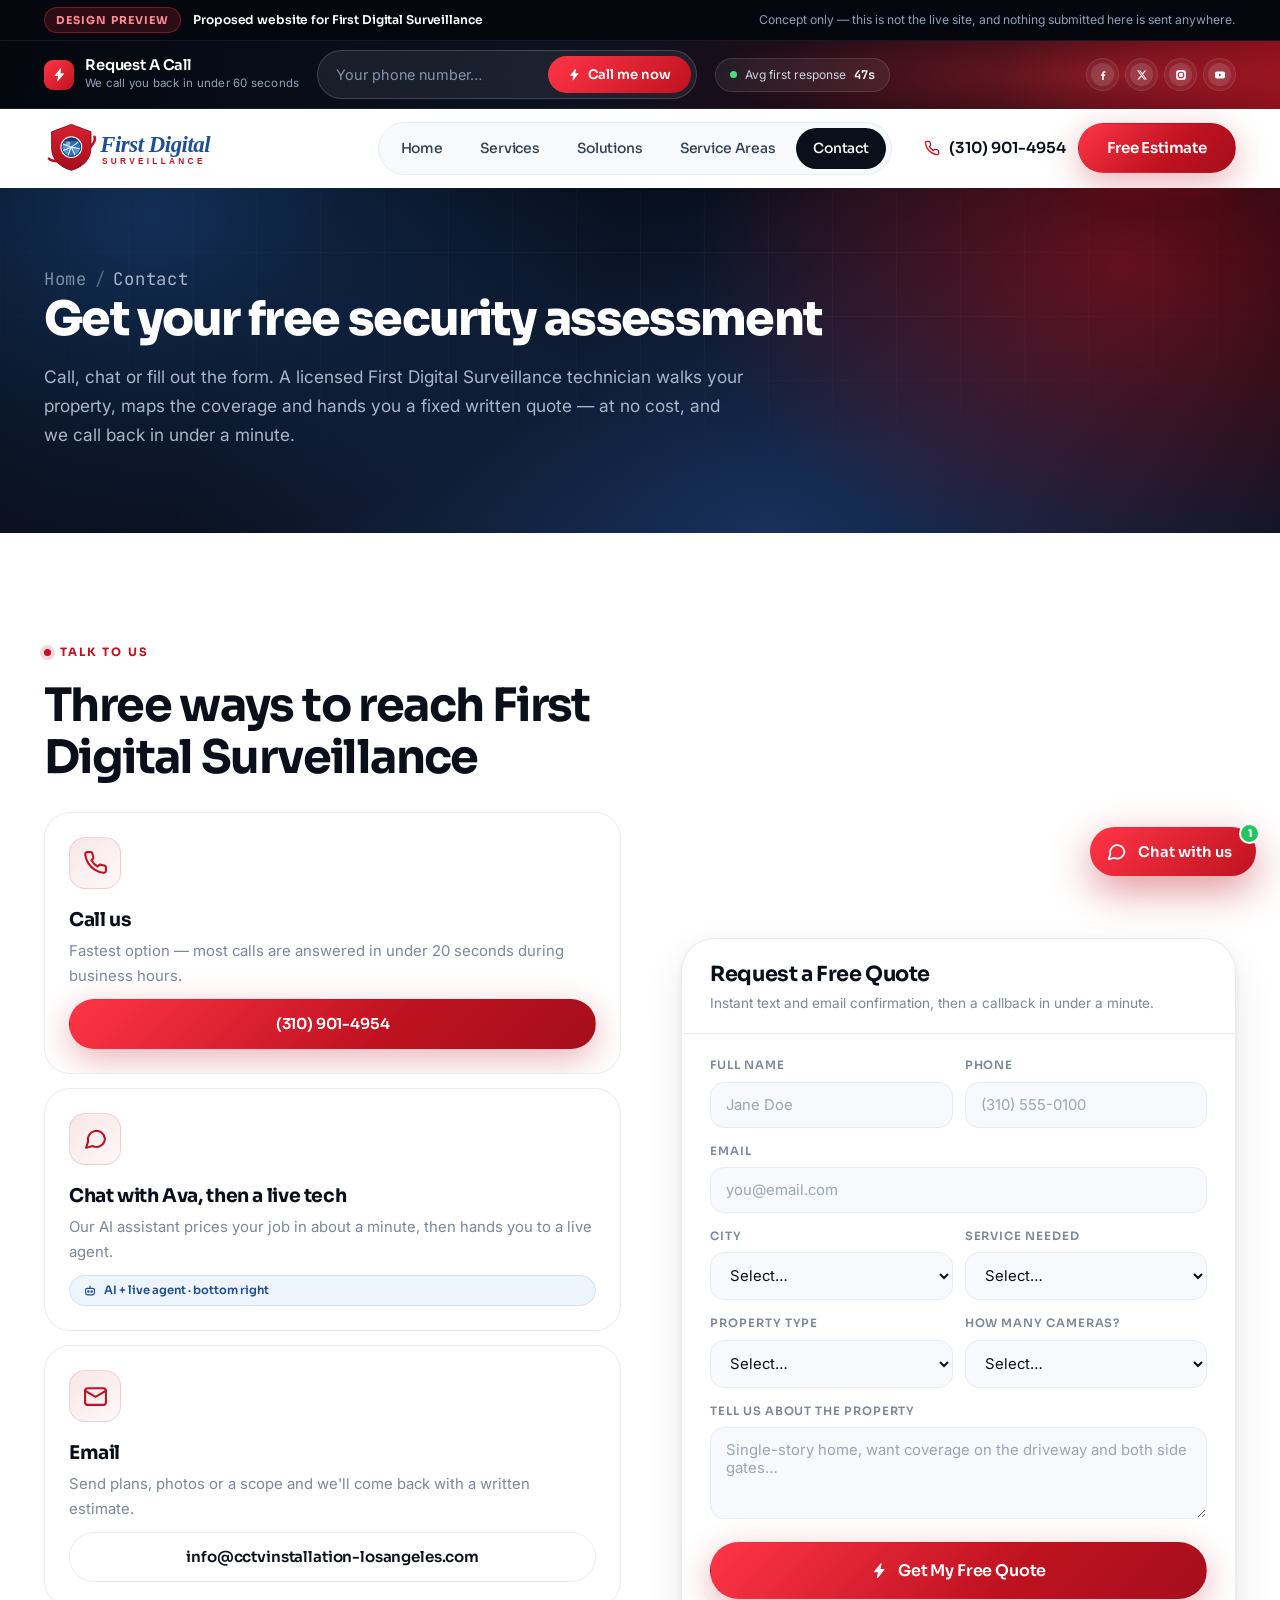
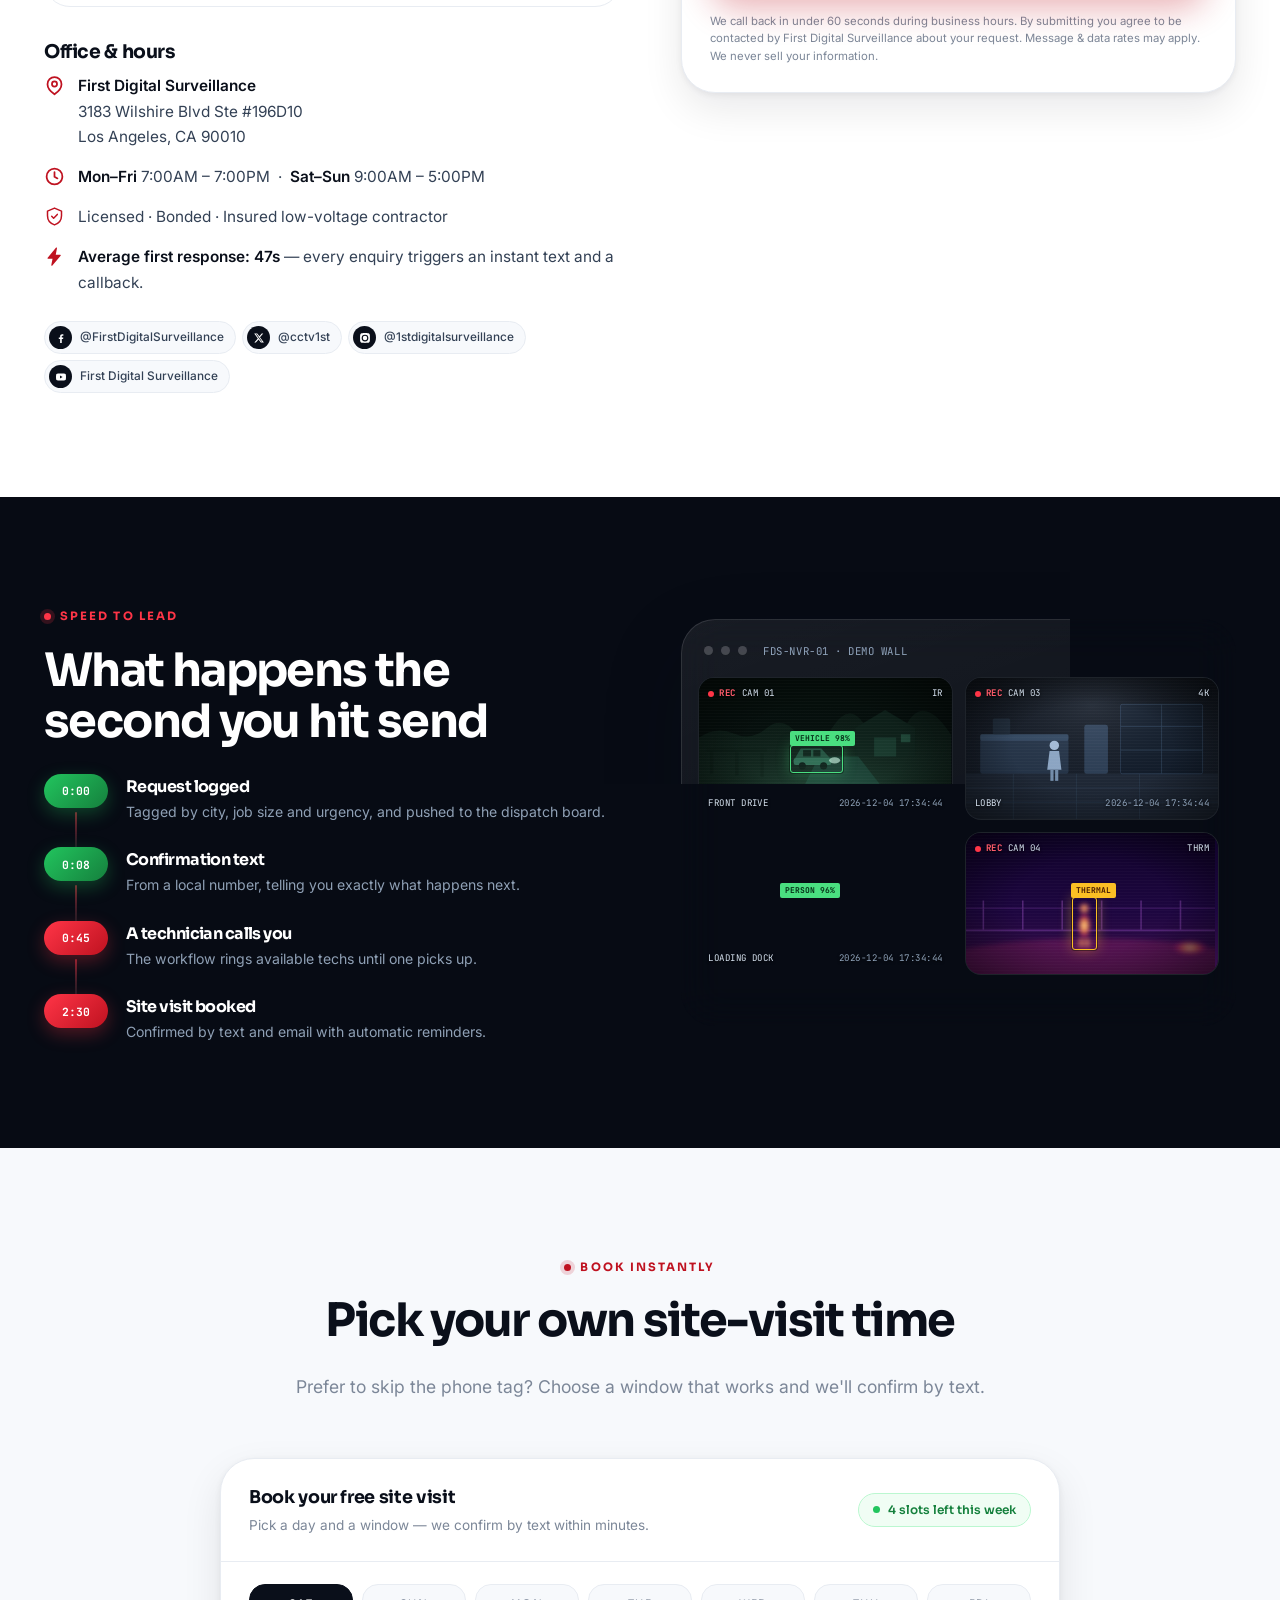
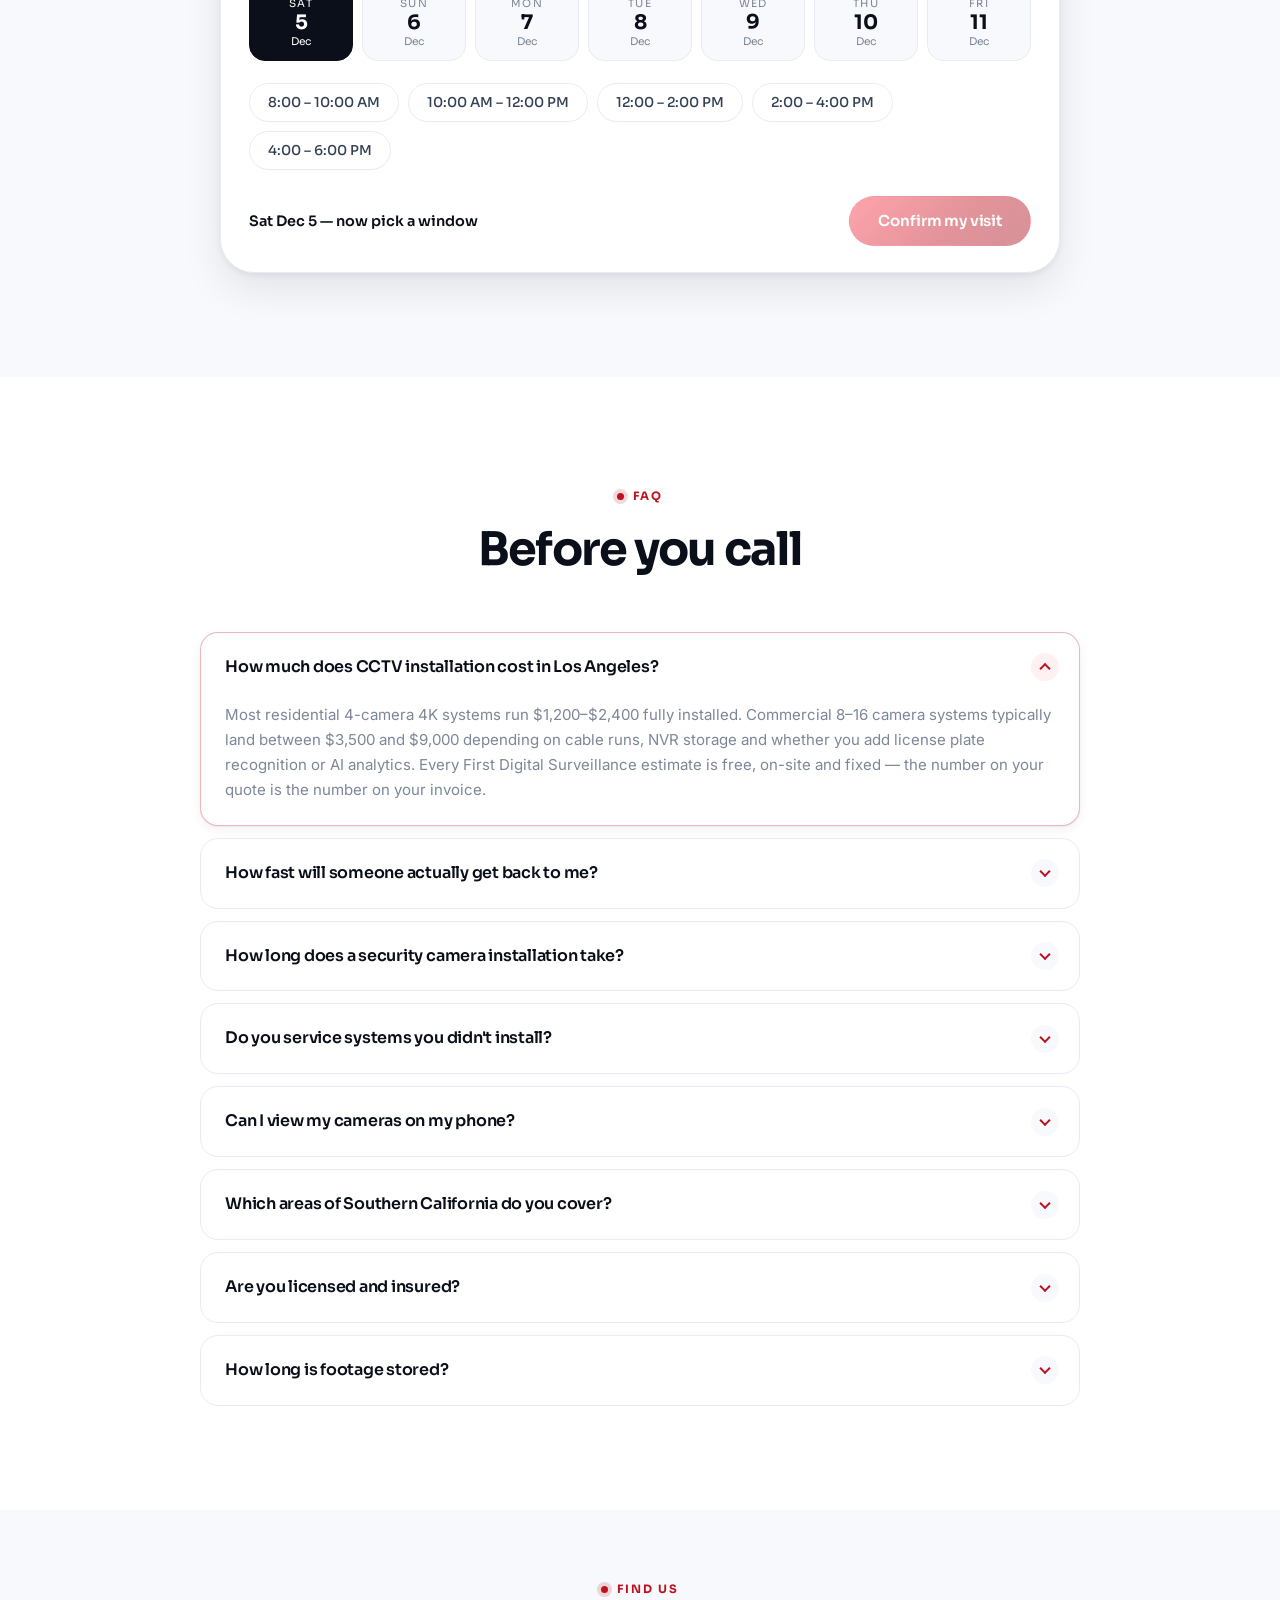
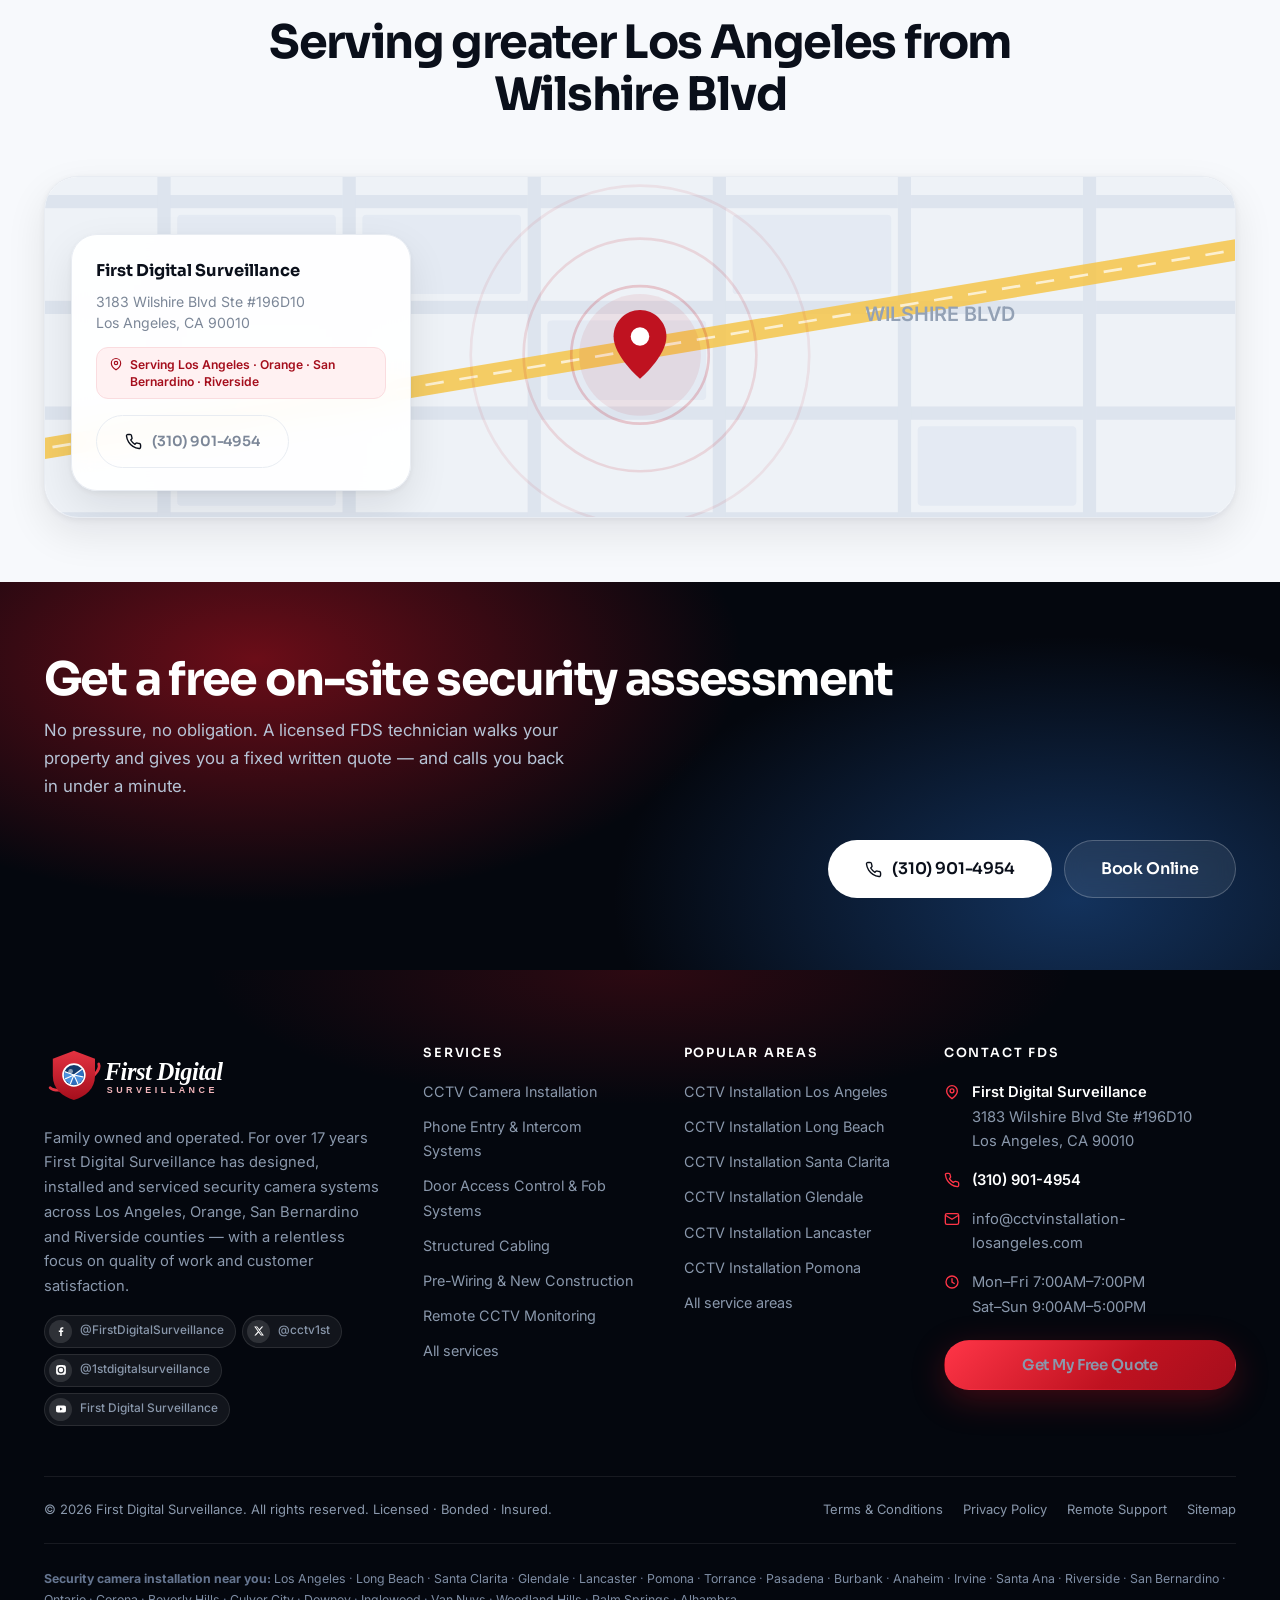
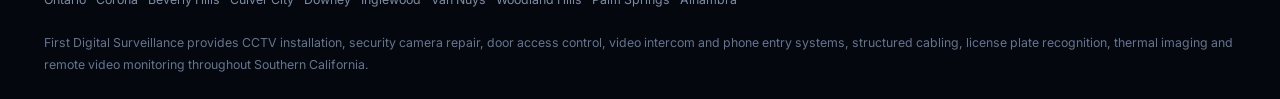
<file: contact.html>
<!DOCTYPE html>
<html lang="en-US">
<head>
<meta charset="utf-8">
<meta name="viewport" content="width=device-width,initial-scale=1">
<title>Contact First Digital Surveillance | Free CCTV Quote Los Angeles | (310) 901-4954</title>
<meta name="description" content="Get a free on-site security camera estimate in Los Angeles with a 60-second callback. Call (310) 901-4954, chat with our AI assistant and a live agent, or book your site visit online. Mon-Fri 7am-7pm, Sat-Sun 9am-5pm.">
<meta name="keywords" content="contact cctv installer los angeles, free security camera quote, security camera estimate los angeles, book cctv installation, first digital surveillance phone number">
<meta name="robots" content="index,follow,max-image-preview:large,max-snippet:-1,max-video-preview:-1">
<meta name="author" content="First Digital Surveillance">
<meta name="geo.region" content="US-CA">
<meta name="geo.placename" content="Los Angeles">
<meta name="geo.position" content="34.0614;-118.3089">
<meta name="ICBM" content="34.0614, -118.3089">
<link rel="canonical" href="https://cctvinstallation-losangeles.com/contact.html">
<link rel="icon" href="assets/img/favicon.svg" type="image/svg+xml">
<link rel="apple-touch-icon" href="assets/img/favicon.svg">

<meta property="og:type" content="website">
<meta property="og:site_name" content="First Digital Surveillance">
<meta property="og:locale" content="en_US">
<meta property="og:title" content="Contact First Digital Surveillance | Free CCTV Quote Los Angeles | (310) 901-4954">
<meta property="og:description" content="Get a free on-site security camera estimate in Los Angeles with a 60-second callback. Call (310) 901-4954, chat with our AI assistant and a live agent, or book your site visit online. Mon-Fri 7am-7pm, Sat-Sun 9am-5pm.">
<meta property="og:url" content="https://cctvinstallation-losangeles.com/contact.html">
<meta property="og:image" content="https://cctvinstallation-losangeles.com/assets/img/fds-logo.svg">
<meta name="twitter:card" content="summary_large_image">
<meta name="twitter:site" content="@cctv1st">
<meta name="twitter:title" content="Contact First Digital Surveillance | Free CCTV Quote Los Angeles | (310) 901-4954">
<meta name="twitter:description" content="Get a free on-site security camera estimate in Los Angeles with a 60-second callback. Call (310) 901-4954, chat with our AI assistant and a live agent, or book your site visit online. Mon-Fri 7am-7pm, Sat-Sun 9am-5pm.">
<meta name="theme-color" content="#BF1220">

<link rel="preconnect" href="https://fonts.googleapis.com">
<link rel="preconnect" href="https://fonts.gstatic.com" crossorigin>
<link href="https://fonts.googleapis.com/css2?family=Sora:wght@400;500;600;700;800&family=Inter:wght@400;500;600;700&family=JetBrains+Mono:wght@400;700&display=swap" rel="stylesheet">
<link rel="stylesheet" href="assets/css/style.css?v=3">

<script type="application/ld+json">{"@context":"https://schema.org","@type":["SecuritySystemInstaller","LocalBusiness"],"@id":"https://cctvinstallation-losangeles.com/#business","name":"First Digital Surveillance","alternateName":"FDS Security Camera Installation Los Angeles","description":"Family-owned security camera installation company serving Los Angeles, Orange, San Bernardino and Riverside counties for over 17 years. CCTV, access control, intercom, structured cabling and 24/7 remote monitoring, with a 60-second callback promise.","url":"https://cctvinstallation-losangeles.com/","telephone":"(310) 901-4954","email":"info@cctvinstallation-losangeles.com","logo":"https://cctvinstallation-losangeles.com/assets/img/fds-logo.svg","image":"https://cctvinstallation-losangeles.com/assets/img/fds-logo.svg","priceRange":"$$","foundingDate":"2008","address":{"@type":"PostalAddress","streetAddress":"3183 Wilshire Blvd Ste #196D10","addressLocality":"Los Angeles","addressRegion":"CA","postalCode":"90010","addressCountry":"US"},"geo":{"@type":"GeoCoordinates","latitude":34.0614,"longitude":-118.3089},"openingHoursSpecification":[{"@type":"OpeningHoursSpecification","dayOfWeek":["Monday","Tuesday","Wednesday","Thursday","Friday"],"opens":"07:00","closes":"19:00"},{"@type":"OpeningHoursSpecification","dayOfWeek":["Saturday","Sunday"],"opens":"09:00","closes":"17:00"}],"areaServed":[{"@type":"City","name":"Los Angeles"},{"@type":"City","name":"Long Beach"},{"@type":"City","name":"Santa Clarita"},{"@type":"City","name":"Glendale"},{"@type":"City","name":"Lancaster"},{"@type":"City","name":"Pomona"},{"@type":"City","name":"Torrance"},{"@type":"City","name":"Pasadena"},{"@type":"City","name":"Burbank"},{"@type":"City","name":"Anaheim"},{"@type":"City","name":"Irvine"},{"@type":"City","name":"Santa Ana"},{"@type":"City","name":"Riverside"},{"@type":"City","name":"San Bernardino"},{"@type":"City","name":"Ontario"},{"@type":"City","name":"Corona"},{"@type":"City","name":"Beverly Hills"},{"@type":"City","name":"Culver City"},{"@type":"City","name":"Downey"},{"@type":"City","name":"Inglewood"},{"@type":"City","name":"Van Nuys"},{"@type":"City","name":"Woodland Hills"},{"@type":"City","name":"Palm Springs"},{"@type":"City","name":"Alhambra"}],"sameAs":["https://www.facebook.com/FirstDigitalSurveillance","https://twitter.com/cctv1st","https://www.instagram.com/1stdigitalsurveillance","https://www.youtube.com/channel/UC6HvUgXntaIqfOZk8hjzoPg"],"aggregateRating":{"@type":"AggregateRating","ratingValue":"4.9","reviewCount":"218","bestRating":"5"},"hasOfferCatalog":{"@type":"OfferCatalog","name":"Security Services","itemListElement":[{"@type":"Offer","itemOffered":{"@type":"Service","name":"CCTV Camera Installation"}},{"@type":"Offer","itemOffered":{"@type":"Service","name":"Phone Entry & Intercom Systems"}},{"@type":"Offer","itemOffered":{"@type":"Service","name":"Door Access Control & Fob Systems"}},{"@type":"Offer","itemOffered":{"@type":"Service","name":"Structured Cabling"}},{"@type":"Offer","itemOffered":{"@type":"Service","name":"Pre-Wiring & New Construction"}},{"@type":"Offer","itemOffered":{"@type":"Service","name":"Remote CCTV Monitoring"}},{"@type":"Offer","itemOffered":{"@type":"Service","name":"License Plate Recognition"}},{"@type":"Offer","itemOffered":{"@type":"Service","name":"Thermal Camera Solutions"}},{"@type":"Offer","itemOffered":{"@type":"Service","name":"AI Camera Systems"}}]}}</script>
<script type="application/ld+json">{"@context":"https://schema.org","@type":"ContactPage","name":"Contact First Digital Surveillance","url":"https://cctvinstallation-losangeles.com/contact.html","mainEntity":{"@id":"https://cctvinstallation-losangeles.com/#business"}}</script>
<script type="application/ld+json">{"@context":"https://schema.org","@type":"FAQPage","mainEntity":[{"@type":"Question","name":"How much does CCTV installation cost in Los Angeles?","acceptedAnswer":{"@type":"Answer","text":"Most residential 4-camera 4K systems run $1,200\u2013$2,400 fully installed. Commercial 8\u201316 camera systems typically land between $3,500 and $9,000 depending on cable runs, NVR storage and whether you add license plate recognition or AI analytics. Every First Digital Surveillance estimate is free, on-site and fixed \u2014 the number on your quote is the number on your invoice."}},{"@type":"Question","name":"How fast will someone actually get back to me?","acceptedAnswer":{"@type":"Answer","text":"Under 60 seconds during business hours. Every form, chat and callback request on this site fires an instant confirmation text and routes straight to the first available technician's phone. Our current average first response is 47 seconds \u2014 because the contractor who answers first almost always wins the job, and we would rather that be us."}},{"@type":"Question","name":"How long does a security camera installation take?","acceptedAnswer":{"@type":"Answer","text":"A typical 4\u20138 camera home installation is done in a single day. Commercial jobs with 16+ cameras, access control or new cabling usually run two to four days. We give you an exact schedule at the walkthrough, before any work starts."}},{"@type":"Question","name":"Do you service systems you didn't install?","acceptedAnswer":{"@type":"Answer","text":"Yes. We repair, upgrade and take over maintenance on most major brands \u2014 Hikvision, Dahua, Uniview, Lorex, Avigilon, Axis, Hanwha and more. In many cases we can reuse your existing cabling and simply upgrade the cameras and recorder."}},{"@type":"Question","name":"Can I view my cameras on my phone?","acceptedAnswer":{"@type":"Answer","text":"Every system we install includes free mobile and desktop viewing with live streaming, recorded playback, and push notifications for motion, person or vehicle detection. We set the app up on your phone and walk you through it before we leave."}},{"@type":"Question","name":"Which areas of Southern California do you cover?","acceptedAnswer":{"@type":"Answer","text":"All of Los Angeles County plus Orange County, San Bernardino County and Riverside County \u2014 including Long Beach, Santa Clarita, Glendale, Lancaster, Pomona, Torrance, Pasadena, Anaheim, Irvine, Riverside and Palm Springs."}},{"@type":"Question","name":"Are you licensed and insured?","acceptedAnswer":{"@type":"Answer","text":"Yes. First Digital Surveillance is a licensed, bonded and insured low-voltage contractor. We pull permits where required and every installation is performed by our own trained, background-checked technicians \u2014 never subcontracted out."}},{"@type":"Question","name":"How long is footage stored?","acceptedAnswer":{"@type":"Answer","text":"Standard systems store 14\u201330 days of continuous footage. We size storage to your needs, and 60, 90 or 120-day retention is available \u2014 as is cloud backup for critical cameras."}}]}</script>
<script type="application/ld+json">{"@context":"https://schema.org","@type":"BreadcrumbList","itemListElement":[{"@type":"ListItem","position":1,"name":"Home","item":"https://cctvinstallation-losangeles.com/"},{"@type":"ListItem","position":2,"name":"Contact","item":"https://cctvinstallation-losangeles.com/contact.html"}]}</script>
<!-- Analytics + CRM routing configured in assets/js/fds.js -->
</head>
<body>
<a class="sr-only" href="#main">Skip to content</a>

<div class="demoband">
  <div class="container">
    <span class="tag">DESIGN PREVIEW</span>
    <b>Proposed website for First Digital Surveillance</b>
    <span>Concept only &mdash; this is not the live site, and nothing submitted here is sent anywhere.</span>
  </div>
</div>

<!-- ===== SPEED TO LEAD callback bar (replaces the old "Request A Call" strip) ===== -->
<div class="speedbar">
  <div class="container">
    <div class="speedbar__pitch">
      <span class="bolt"><svg viewBox="0 0 24 24" fill="currentColor"><path d="M13.6 2 4.2 13.4a.7.7 0 0 0 .54 1.15h5.02l-1.4 7.3a.7.7 0 0 0 1.23.57l9.4-11.4a.7.7 0 0 0-.54-1.15h-5.02l1.4-7.3A.7.7 0 0 0 13.6 2z"/></svg></span>
      <span><b>Request A Call</b><small>We call you back in under <span data-cbsec>60</span> seconds</small></span>
    </div>

    <div class="callback">
      <form class="callback__form" data-lead-form="Speed to Lead — header callback" autocomplete="on">
        <label class="sr-only" for="cb-contact">Your phone number</label>
        <input id="cb-contact" type="tel" name="phone" placeholder="Your phone number…" required>
        <button type="submit"><svg viewBox="0 0 24 24" fill="currentColor"><path d="M13.6 2 4.2 13.4a.7.7 0 0 0 .54 1.15h5.02l-1.4 7.3a.7.7 0 0 0 1.23.57l9.4-11.4a.7.7 0 0 0-.54-1.15h-5.02l1.4-7.3A.7.7 0 0 0 13.6 2z"/></svg> Call me now</button>
      </form>
      <div class="callback__live" role="status" aria-live="polite">
        <span class="ring">
          <svg viewBox="0 0 36 36"><circle class="bg" cx="18" cy="18" r="15"/><circle class="fg" cx="18" cy="18" r="15"/></svg>
          <b>60</b>
        </span>
        <span><b class="cb-label">Request received</b><small>Speed-to-lead sequence running…</small></span>
      </div>
    </div>

    <span class="livestat"><i></i>Avg first response <b data-avg>47s</b></span>
    <div class="socials "><a class="social" href="https://www.facebook.com/FirstDigitalSurveillance" target="_blank" rel="noopener" aria-label="Facebook: @FirstDigitalSurveillance" title="Facebook — @FirstDigitalSurveillance"><span class="social__ico"><svg viewBox="0 0 24 24"><path d="M13.5 22v-8h2.7l.4-3.1h-3.1V8.9c0-.9.25-1.5 1.55-1.5h1.65V4.6A22 22 0 0 0 14.3 4.5c-2.4 0-4 1.45-4 4.1v2.3H7.6V14h2.7v8z"/></svg></span><span class="social__handle">@FirstDigitalSurveillance</span></a><a class="social" href="https://twitter.com/cctv1st" target="_blank" rel="noopener" aria-label="X (Twitter): @cctv1st" title="X (Twitter) — @cctv1st"><span class="social__ico"><svg viewBox="0 0 24 24"><path d="M17.5 3h3l-6.6 7.5L21.8 21h-6l-4.7-6.1L5.7 21h-3l7-8L2.4 3h6.1l4.2 5.6zm-1 16h1.7L7.6 4.7H5.8z"/></svg></span><span class="social__handle">@cctv1st</span></a><a class="social" href="https://www.instagram.com/1stdigitalsurveillance" target="_blank" rel="noopener" aria-label="Instagram: @1stdigitalsurveillance" title="Instagram — @1stdigitalsurveillance"><span class="social__ico"><svg viewBox="0 0 24 24"><path d="M12 2.2c3.2 0 3.6 0 4.85.07 1.17.05 1.8.25 2.23.41.56.22.96.48 1.38.9s.68.82.9 1.38c.16.42.36 1.06.41 2.23.06 1.25.07 1.63.07 4.81s0 3.56-.07 4.81c-.05 1.17-.25 1.8-.41 2.23-.22.56-.48.96-.9 1.38s-.82.68-1.38.9c-.42.16-1.06.36-2.23.41-1.25.06-1.63.07-4.85.07s-3.6 0-4.85-.07c-1.17-.05-1.8-.25-2.23-.41-.56-.22-.96-.48-1.38-.9s-.68-.82-.9-1.38c-.16-.42-.36-1.06-.41-2.23C2.2 15.56 2.2 15.18 2.2 12s0-3.56.07-4.81c.05-1.17.25-1.8.41-2.23.22-.56.48-.96.9-1.38s.82-.68 1.38-.9c.42-.16 1.06-.36 2.23-.41C8.44 2.2 8.82 2.2 12 2.2zm0 3.05A6.75 6.75 0 1 0 18.75 12 6.75 6.75 0 0 0 12 5.25zm0 11.13A4.38 4.38 0 1 1 16.38 12 4.38 4.38 0 0 1 12 16.38zm6.99-11.4a1.58 1.58 0 1 1-1.58-1.57 1.58 1.58 0 0 1 1.58 1.57z"/></svg></span><span class="social__handle">@1stdigitalsurveillance</span></a><a class="social" href="https://www.youtube.com/channel/UC6HvUgXntaIqfOZk8hjzoPg" target="_blank" rel="noopener" aria-label="YouTube: First Digital Surveillance" title="YouTube — First Digital Surveillance"><span class="social__ico"><svg viewBox="0 0 24 24"><path d="M21.6 7.2a2.5 2.5 0 0 0-1.76-1.77C18.25 5 12 5 12 5s-6.25 0-7.84.43A2.5 2.5 0 0 0 2.4 7.2 26 26 0 0 0 2 12a26 26 0 0 0 .4 4.8 2.5 2.5 0 0 0 1.76 1.77C5.75 19 12 19 12 19s6.25 0 7.84-.43a2.5 2.5 0 0 0 1.76-1.77A26 26 0 0 0 22 12a26 26 0 0 0-.4-4.8zM10 15.2V8.8l5.2 3.2z"/></svg></span><span class="social__handle">First Digital Surveillance</span></a></div>
  </div>
</div>

<header class="header">
  <div class="container">
    <a class="brand" href="index.html" aria-label="First Digital Surveillance home">
      <img src="assets/img/fds-logo.svg" width="206" height="56"
           alt="First Digital Surveillance — CCTV installation Los Angeles">
    </a>
    <button class="burger" aria-label="Open menu" aria-expanded="false"><span></span></button>
    <nav class="nav" aria-label="Main"><a href="index.html">Home</a><a href="services.html">Services</a><a href="solutions.html">Solutions</a><a href="service-areas.html">Service Areas</a><a href="contact.html" class=is-active>Contact</a></nav>
    <div class="header__cta">
      <a class="header__phone" href="tel:+13109014954"><svg viewBox="0 0 24 24" fill="none" stroke="currentColor" stroke-width="2" stroke-linecap="round" stroke-linejoin="round"><path d="M22 16.92v3a2 2 0 0 1-2.18 2 19.79 19.79 0 0 1-8.63-3.07 19.5 19.5 0 0 1-6-6 19.79 19.79 0 0 1-3.07-8.67A2 2 0 0 1 4.11 2h3a2 2 0 0 1 2 1.72c.13.96.36 1.9.7 2.81a2 2 0 0 1-.45 2.11L8.09 9.91a16 16 0 0 0 6 6l1.27-1.27a2 2 0 0 1 2.11-.45c.9.34 1.85.57 2.81.7A2 2 0 0 1 22 16.92z"/></svg><span data-phone>(310) 901-4954</span></a>
      <a class="btn btn--red" href="contact.html">Free Estimate</a>
    </div>
  </div>
</header>
<main id="main">

<section class="pagehero">
  <div class="hero__mesh"></div><div class="hero__grid"></div>
  <div class="container">
    <p class="crumbs"><a href="index.html">Home</a><span>/</span>Contact</p>
    <h1>Get your free security assessment</h1>
    <p>Call, chat or fill out the form. A licensed First Digital Surveillance technician walks your property, maps
    the coverage and hands you a fixed written quote — at no cost, and we call back in under a minute.</p>
  </div>
</section>

<section class="section">
  <div class="container">
    <div class="split">
      <div data-reveal>
        <span class="eyebrow">Talk To Us</span>
        <h2>Three ways to reach First Digital Surveillance</h2>
        <div class="grid" style="gap:14px;margin:28px 0 34px">
          <article class="bcard" style="padding:24px">
            <div class="bcard__ico"><svg viewBox="0 0 24 24" fill="none" stroke="currentColor" stroke-width="2" stroke-linecap="round" stroke-linejoin="round"><path d="M22 16.92v3a2 2 0 0 1-2.18 2 19.79 19.79 0 0 1-8.63-3.07 19.5 19.5 0 0 1-6-6 19.79 19.79 0 0 1-3.07-8.67A2 2 0 0 1 4.11 2h3a2 2 0 0 1 2 1.72c.13.96.36 1.9.7 2.81a2 2 0 0 1-.45 2.11L8.09 9.91a16 16 0 0 0 6 6l1.27-1.27a2 2 0 0 1 2.11-.45c.9.34 1.85.57 2.81.7A2 2 0 0 1 22 16.92z"/></svg></div>
            <h3>Call us</h3>
            <p style="margin-bottom:10px">Fastest option — most calls are answered in under 20 seconds during business hours.</p>
            <a class="btn btn--red" href="tel:+13109014954"><span data-phone>(310) 901-4954</span></a>
          </article>
          <article class="bcard" style="padding:24px">
            <div class="bcard__ico"><svg viewBox="0 0 24 24" fill="none" stroke="currentColor" stroke-width="2" stroke-linecap="round" stroke-linejoin="round"><path d="M21 11.8a8.2 8.2 0 0 1-11.9 7.4L3 21l1.9-6.2A8.2 8.2 0 1 1 21 11.8z"/></svg></div>
            <h3>Chat with Ava, then a live tech</h3>
            <p style="margin-bottom:10px">Our AI assistant prices your job in about a minute, then hands you to a live agent.</p>
            <span class="ghl-tag"><svg viewBox="0 0 24 24" fill="none" stroke="currentColor" stroke-width="2" stroke-linecap="round" stroke-linejoin="round"><rect x="4.4" y="7.4" width="15.2" height="11.2" rx="3.2"/><circle cx="9.2" cy="13" r="1.1"/><circle cx="14.8" cy="13" r="1.1"/><path d="M12 3.4v4"/></svg> AI + live agent · bottom right</span>
          </article>
          <article class="bcard" style="padding:24px">
            <div class="bcard__ico"><svg viewBox="0 0 24 24" fill="none" stroke="currentColor" stroke-width="2" stroke-linecap="round" stroke-linejoin="round"><rect x="2" y="4" width="20" height="16" rx="2.5"/><path d="m2.6 6.8 9.4 5.6 9.4-5.6"/></svg></div>
            <h3>Email</h3>
            <p style="margin-bottom:10px">Send plans, photos or a scope and we'll come back with a written estimate.</p>
            <a class="btn btn--ghost" href="mailto:info@cctvinstallation-losangeles.com">info@cctvinstallation-losangeles.com</a>
          </article>
        </div>

        <h3>Office &amp; hours</h3>
        <ul class="checklist">
          <li><svg viewBox="0 0 24 24" fill="none" stroke="currentColor" stroke-width="2" stroke-linecap="round" stroke-linejoin="round"><path d="M20 10.5c0 6-8 11.5-8 11.5s-8-5.5-8-11.5a8 8 0 0 1 16 0z"/><circle cx="12" cy="10.3" r="2.9"/></svg><span><b>First Digital Surveillance</b><br>3183 Wilshire Blvd Ste #196D10<br>Los Angeles, CA 90010</span></li>
          <li><svg viewBox="0 0 24 24" fill="none" stroke="currentColor" stroke-width="2" stroke-linecap="round"><circle cx="12" cy="12" r="9"/><path d="M12 7v5.2l3.4 2"/></svg><span><b>Mon–Fri</b> 7:00AM – 7:00PM &nbsp;·&nbsp; <b>Sat–Sun</b> 9:00AM – 5:00PM</span></li>
          <li><svg viewBox="0 0 24 24" fill="none" stroke="currentColor" stroke-width="1.7" stroke-linecap="round" stroke-linejoin="round"><path d="M12 2.4 20 5.8v5.4c0 5.2-3.4 8.9-8 10.4-4.6-1.5-8-5.2-8-10.4V5.8z"/><path d="m8.8 11.8 2.2 2.2 4.2-4.4"/></svg><span>Licensed · Bonded · Insured low-voltage contractor</span></li>
          <li><svg viewBox="0 0 24 24" fill="currentColor"><path d="M13.6 2 4.2 13.4a.7.7 0 0 0 .54 1.15h5.02l-1.4 7.3a.7.7 0 0 0 1.23.57l9.4-11.4a.7.7 0 0 0-.54-1.15h-5.02l1.4-7.3A.7.7 0 0 0 13.6 2z"/></svg><span><b>Average first response: <span data-avg>47s</span></b> — every enquiry triggers an instant text and a callback.</span></li>
        </ul>
        <div style="margin-top:26px"><div class="socials socials--dark"><a class="social" href="https://www.facebook.com/FirstDigitalSurveillance" target="_blank" rel="noopener" aria-label="Facebook: @FirstDigitalSurveillance" title="Facebook — @FirstDigitalSurveillance"><span class="social__ico"><svg viewBox="0 0 24 24"><path d="M13.5 22v-8h2.7l.4-3.1h-3.1V8.9c0-.9.25-1.5 1.55-1.5h1.65V4.6A22 22 0 0 0 14.3 4.5c-2.4 0-4 1.45-4 4.1v2.3H7.6V14h2.7v8z"/></svg></span><span class="social__handle">@FirstDigitalSurveillance</span></a><a class="social" href="https://twitter.com/cctv1st" target="_blank" rel="noopener" aria-label="X (Twitter): @cctv1st" title="X (Twitter) — @cctv1st"><span class="social__ico"><svg viewBox="0 0 24 24"><path d="M17.5 3h3l-6.6 7.5L21.8 21h-6l-4.7-6.1L5.7 21h-3l7-8L2.4 3h6.1l4.2 5.6zm-1 16h1.7L7.6 4.7H5.8z"/></svg></span><span class="social__handle">@cctv1st</span></a><a class="social" href="https://www.instagram.com/1stdigitalsurveillance" target="_blank" rel="noopener" aria-label="Instagram: @1stdigitalsurveillance" title="Instagram — @1stdigitalsurveillance"><span class="social__ico"><svg viewBox="0 0 24 24"><path d="M12 2.2c3.2 0 3.6 0 4.85.07 1.17.05 1.8.25 2.23.41.56.22.96.48 1.38.9s.68.82.9 1.38c.16.42.36 1.06.41 2.23.06 1.25.07 1.63.07 4.81s0 3.56-.07 4.81c-.05 1.17-.25 1.8-.41 2.23-.22.56-.48.96-.9 1.38s-.82.68-1.38.9c-.42.16-1.06.36-2.23.41-1.25.06-1.63.07-4.85.07s-3.6 0-4.85-.07c-1.17-.05-1.8-.25-2.23-.41-.56-.22-.96-.48-1.38-.9s-.68-.82-.9-1.38c-.16-.42-.36-1.06-.41-2.23C2.2 15.56 2.2 15.18 2.2 12s0-3.56.07-4.81c.05-1.17.25-1.8.41-2.23.22-.56.48-.96.9-1.38s.82-.68 1.38-.9c.42-.16 1.06-.36 2.23-.41C8.44 2.2 8.82 2.2 12 2.2zm0 3.05A6.75 6.75 0 1 0 18.75 12 6.75 6.75 0 0 0 12 5.25zm0 11.13A4.38 4.38 0 1 1 16.38 12 4.38 4.38 0 0 1 12 16.38zm6.99-11.4a1.58 1.58 0 1 1-1.58-1.57 1.58 1.58 0 0 1 1.58 1.57z"/></svg></span><span class="social__handle">@1stdigitalsurveillance</span></a><a class="social" href="https://www.youtube.com/channel/UC6HvUgXntaIqfOZk8hjzoPg" target="_blank" rel="noopener" aria-label="YouTube: First Digital Surveillance" title="YouTube — First Digital Surveillance"><span class="social__ico"><svg viewBox="0 0 24 24"><path d="M21.6 7.2a2.5 2.5 0 0 0-1.76-1.77C18.25 5 12 5 12 5s-6.25 0-7.84.43A2.5 2.5 0 0 0 2.4 7.2 26 26 0 0 0 2 12a26 26 0 0 0 .4 4.8 2.5 2.5 0 0 0 1.76 1.77C5.75 19 12 19 12 19s6.25 0 7.84-.43a2.5 2.5 0 0 0 1.76-1.77A26 26 0 0 0 22 12a26 26 0 0 0-.4-4.8zM10 15.2V8.8l5.2 3.2z"/></svg></span><span class="social__handle">First Digital Surveillance</span></a></div></div>
      </div>

      <div class="leadcard leadcard--light" id="quote" data-reveal>
        <div class="leadcard__top"><h3>Request a Free Quote</h3><p>Instant text and email confirmation, then a callback in under a minute.</p></div>
        <div class="leadcard__body">
<form data-lead-form="Contact Page — Free Quote" id="contact" novalidate>
  <div class="field-row">
    <div class="field"><label for="contact-n">Full name</label>
      <input id="contact-n" name="name" type="text" placeholder="Jane Doe" required></div>
    <div class="field"><label for="contact-p">Phone</label>
      <input id="contact-p" name="phone" type="tel" placeholder="(310) 555-0100" required></div>
  </div>
  <div class="field"><label for="contact-e">Email</label>
    <input id="contact-e" name="email" type="email" placeholder="you@email.com" required></div>
  <div class="field-row">
    <div class="field"><label for="contact-c">City</label>
      <select id="contact-c" name="city"><option value="">Select…</option><option>Los Angeles</option><option>Long Beach</option><option>Santa Clarita</option><option>Glendale</option><option>Lancaster</option><option>Pomona</option><option>Torrance</option><option>Pasadena</option><option>Burbank</option><option>Anaheim</option><option>Irvine</option><option>Santa Ana</option><option>Riverside</option><option>San Bernardino</option><option>Ontario</option><option>Corona</option><option>Beverly Hills</option><option>Culver City</option><option>Downey</option><option>Inglewood</option><option>Van Nuys</option><option>Woodland Hills</option><option>Palm Springs</option><option>Alhambra</option><option>Other</option></select></div>
    <div class="field"><label for="contact-s">Service needed</label>
      <select id="contact-s" name="service"><option value="">Select…</option><option>CCTV Camera Installation</option><option>Phone Entry & Intercom Systems</option><option>Door Access Control & Fob Systems</option><option>Structured Cabling</option><option>Pre-Wiring & New Construction</option><option>Remote CCTV Monitoring</option><option>License Plate Recognition</option><option>Thermal Camera Solutions</option><option>AI Camera Systems</option></select></div>
  </div>
  <div class="field-row">
    <div class="field"><label for="contact-t">Property type</label>
      <select id="contact-t" name="propertyType"><option value="">Select…</option><option>Home</option><option>Business / Retail</option><option>Warehouse / Industrial</option><option>Apartment / HOA</option><option>New construction</option></select></div>
    <div class="field"><label for="contact-q">How many cameras?</label>
      <select id="contact-q" name="cameraCount"><option value="">Select…</option><option>1–4</option><option>5–8</option><option>9–16</option><option>16+</option><option>Not sure yet</option></select></div>
  </div>
  <div class="field"><label for="contact-m">Tell us about the property</label>
    <textarea id="contact-m" name="message" placeholder="Single-story home, want coverage on the driveway and both side gates…"></textarea></div>
  <button class="btn btn--red btn--block btn--lg" type="submit"><svg viewBox="0 0 24 24" fill="currentColor"><path d="M13.6 2 4.2 13.4a.7.7 0 0 0 .54 1.15h5.02l-1.4 7.3a.7.7 0 0 0 1.23.57l9.4-11.4a.7.7 0 0 0-.54-1.15h-5.02l1.4-7.3A.7.7 0 0 0 13.6 2z"/></svg> Get My Free Quote</button>
  <p class="fineprint">We call back in under 60 seconds during business hours. By submitting you agree to be contacted
  by First Digital Surveillance about your request. Message &amp; data rates may apply. We never sell your information.</p>
  <div class="form-note"><b>✓ Request received — watch your phone.</b>
  Confirmation text is on its way, your request is logged as a new inquiry, and the callback
  sequence has already started — a technician will be dialing shortly.</div>
</form></div>
      </div>
    </div>
  </div>
</section>

<section class="section section--dark">
  <div class="container">
    <div class="split">
      <div data-reveal>
        <span class="eyebrow">Speed to Lead</span>
        <h2>What happens the second you hit send</h2>
        <div class="timeline" style="margin-top:26px">
          <div class="tstep tstep--done"><span class="tstep__t">0:00</span><div><h4>Request logged</h4><p>Tagged by city, job size and urgency, and pushed to the dispatch board.</p></div></div>
          <div class="tstep tstep--done"><span class="tstep__t">0:08</span><div><h4>Confirmation text</h4><p>From a local number, telling you exactly what happens next.</p></div></div>
          <div class="tstep"><span class="tstep__t">0:45</span><div><h4>A technician calls you</h4><p>The workflow rings available techs until one picks up.</p></div></div>
          <div class="tstep"><span class="tstep__t">2:30</span><div><h4>Site visit booked</h4><p>Confirmed by text and email with automatic reminders.</p></div></div>
        </div>
      </div>
      <div data-reveal>
        <div class="nvr">
          <div class="nvr__bar"><i></i><i></i><i></i><span class="t">FDS-NVR-01 · DEMO WALL</span><span class="live"><i></i>LIVE</span></div>
          <div class="feedwall">
            <figure class="feed">
<svg viewBox="0 0 320 180" preserveAspectRatio="xMidYMid slice" aria-hidden="true">
<defs>
<linearGradient id="nvA" x1="0" y1="0" x2="0" y2="1"><stop offset="0" stop-color="#081410"/><stop offset="1" stop-color="#12271F"/></linearGradient>
<radialGradient id="irA" cx="50%" cy="86%" r="72%"><stop offset="0" stop-color="#7FE3B0" stop-opacity=".2"/><stop offset="1" stop-color="#000" stop-opacity="0"/></radialGradient>
</defs>
<rect width="320" height="180" fill="url(#nvA)"/>
<path d="M0 76q22-15 44-5t42-7 40 9 44-11 46 9 44-5 60 7V0H0z" fill="#050E0B" opacity=".92"/>
<path d="M198 100V64l38-23 38 23v36z" fill="#0D1F19"/>
<rect x="222" y="76" width="28" height="24" fill="#17362B"/>
<rect x="256" y="72" width="12" height="10" fill="#1E4536"/>
<path d="M112 180l40-80h50l62 80z" fill="#173A30" opacity=".9"/>
<path d="M158 180l10-34M176 180l6-34" stroke="#2E6B57" stroke-width="3" stroke-linecap="round" opacity=".45"/>
<g fill="#0B1B15"><rect x="14" y="92" width="4" height="30"/><rect x="46" y="94" width="4" height="30"/><rect x="78" y="96" width="4" height="30"/><rect x="10" y="90" width="76" height="4"/></g>
<g><g transform="translate(120,86)">
<path d="M2 16 9 4h26l11 12z" fill="#22503F"/><rect x="0" y="16" width="48" height="9" rx="3" fill="#2E6B54"/>
<rect x="12" y="6" width="10" height="8" fill="#0C1F18"/><rect x="25" y="6" width="9" height="8" fill="#0C1F18"/>
<circle cx="11" cy="26" r="4.5" fill="#081512"/><circle cx="38" cy="26" r="4.5" fill="#081512"/>
<ellipse cx="52" cy="19" rx="7" ry="4" fill="#D9FFEF" opacity=".65"/>
</g></g>
<rect width="320" height="180" fill="url(#irA)"/></svg>
<div class="feed__scan"></div><div class="feed__vig"></div>
<div class="feed__box feed__box feed__box--car" data-label="VEHICLE 98%"></div>
<div class="feed__hud">
  <span class="tl"><span class="rec"><i></i>REC</span> CAM 01</span>
  <span class="tr">IR</span>
  <span class="bl">FRONT DRIVE</span>
  <span class="br feed__clock">--</span>
</div></figure>
            <figure class="feed">
<svg viewBox="0 0 320 180" preserveAspectRatio="xMidYMid slice" aria-hidden="true">
<defs>
<linearGradient id="nvC" x1="0" y1="0" x2="0" y2="1"><stop offset="0" stop-color="#0C1119"/><stop offset="1" stop-color="#19212E"/></linearGradient>
<radialGradient id="irC" cx="50%" cy="20%" r="80%"><stop offset="0" stop-color="#C9DBF5" stop-opacity=".14"/><stop offset="1" stop-color="#000" stop-opacity="0"/></radialGradient>
</defs>
<rect width="320" height="180" fill="url(#nvC)"/>
<rect y="122" width="320" height="58" fill="#1D2634"/>
<g stroke="#28374B" stroke-width="1" fill="none"><path d="M0 140h320M0 158h320M60 122v58M140 122v58M220 122v58"/></g>
<rect x="196" y="34" width="104" height="88" rx="2" fill="#101A28" stroke="#2A3D55"/>
<path d="M248 34v88M196 62h104M196 92h104" stroke="#2A3D55"/>
<rect x="18" y="78" width="112" height="44" rx="3" fill="#233246"/>
<rect x="18" y="72" width="112" height="8" rx="2" fill="#31465F"/>
<rect x="34" y="52" width="22" height="20" rx="2" fill="#1A2634"/>
<g fill="#2B3D54"><rect x="150" y="60" width="30" height="62" rx="3"/><rect x="154" y="72" width="22" height="3"/><rect x="154" y="86" width="22" height="3"/><rect x="154" y="100" width="22" height="3"/></g>
<g transform="translate(112,0)"><g>
<circle cx="0" cy="86" r="6" fill="#A8BFDC"/><path d="M-6 93h12l3 24h-18z" fill="#8FA9C8"/>
<rect x="-5" y="117" width="4" height="14" fill="#7590AE"/><rect x="1" y="117" width="4" height="14" fill="#7590AE"/></g></g>
<rect width="320" height="180" fill="url(#irC)"/></svg>
<div class="feed__scan"></div><div class="feed__vig"></div>

<div class="feed__hud">
  <span class="tl"><span class="rec"><i></i>REC</span> CAM 03</span>
  <span class="tr">4K</span>
  <span class="bl">LOBBY</span>
  <span class="br feed__clock">--</span>
</div></figure>
            <figure class="feed">
<svg viewBox="0 0 320 180" preserveAspectRatio="xMidYMid slice" aria-hidden="true">
<defs>
<linearGradient id="nvB" x1="0" y1="0" x2="0" y2="1"><stop offset="0" stop-color="#0A1220"/><stop offset="1" stop-color="#16202E"/></linearGradient>
<radialGradient id="irB" cx="50%" cy="26%" r="76%"><stop offset="0" stop-color="#A8CBFF" stop-opacity=".16"/><stop offset="1" stop-color="#000" stop-opacity="0"/></radialGradient>
</defs>
<rect width="320" height="180" fill="url(#nvB)"/>
<rect y="112" width="320" height="68" fill="#1A2634"/>
<g fill="#0E1926" stroke="#243851" stroke-width="1"><rect x="16" y="40" width="74" height="72" rx="2"/><rect x="123" y="40" width="74" height="72" rx="2"/><rect x="230" y="40" width="74" height="72" rx="2"/></g>
<g stroke="#1D2F45" stroke-width="1"><path d="M16 58h74M16 76h74M16 94h74M123 58h74M123 76h74M123 94h74M230 58h74M230 76h74M230 94h74"/></g>
<g fill="#FFE9A8" opacity=".45"><circle cx="53" cy="22" r="4"/><circle cx="160" cy="22" r="4"/><circle cx="267" cy="22" r="4"/></g>
<path d="M0 134h320" stroke="#33506E" stroke-width="2" stroke-dasharray="16 12" opacity=".55"/>
<g transform="translate(196,0)"><g>
<rect x="0" y="96" width="34" height="22" rx="4" fill="#2F4867"/><rect x="30" y="82" width="4" height="36" fill="#4C6C92"/>
<rect x="34" y="112" width="18" height="4" fill="#4C6C92"/><rect x="6" y="86" width="18" height="12" fill="#3B5878"/>
<circle cx="9" cy="120" r="6" fill="#111B27"/><circle cx="28" cy="120" r="6" fill="#111B27"/></g></g>
<g transform="translate(112,0)"><g>
<circle cx="0" cy="92" r="5.4" fill="#94AECD"/><path d="M-5 98h10l2 18h-14z" fill="#7E9BBE"/>
<rect x="-4.5" y="116" width="3.4" height="13" fill="#69869F"/><rect x="1.1" y="116" width="3.4" height="13" fill="#69869F"/></g></g>
<rect width="320" height="180" fill="url(#irB)"/></svg>
<div class="feed__scan"></div><div class="feed__vig"></div>
<div class="feed__box feed__box feed__box--person" data-label="PERSON 96%"></div>
<div class="feed__hud">
  <span class="tl"><span class="rec"><i></i>REC</span> CAM 02</span>
  <span class="tr">4K</span>
  <span class="bl">LOADING DOCK</span>
  <span class="br feed__clock">--</span>
</div></figure>
            <figure class="feed">
<svg viewBox="0 0 320 180" preserveAspectRatio="xMidYMid slice" aria-hidden="true">
<defs>
<linearGradient id="thB" x1="0" y1="0" x2="0" y2="1"><stop offset="0" stop-color="#10032A"/><stop offset=".55" stop-color="#1D0640"/><stop offset="1" stop-color="#3A0F4B"/></linearGradient>
<radialGradient id="hot"><stop offset="0" stop-color="#FFF9CC"/><stop offset=".32" stop-color="#FFA43C"/><stop offset=".66" stop-color="#D21F5E" stop-opacity=".72"/><stop offset="1" stop-color="#5B1060" stop-opacity="0"/></radialGradient>
<filter id="bl" x="-50%" y="-50%" width="200%" height="200%"><feGaussianBlur stdDeviation="3.4"/></filter>
</defs>
<rect width="320" height="180" fill="url(#thB)"/>
<ellipse cx="160" cy="182" rx="230" ry="48" fill="#7A1B5C" opacity=".5" filter="url(#bl)"/>
<g stroke="#5E2C82" stroke-width="2" opacity=".8"><path d="M0 124h320"/><path d="M22 124V86M72 124V86M122 124V86M172 124V86M222 124V86M272 124V86"/><path d="M0 96h320" opacity=".5"/></g>
<g transform="translate(150,0)" filter="url(#bl)"><g>
<circle cx="0" cy="96" r="7.5" fill="url(#hot)"/><ellipse cx="0" cy="118" rx="9.5" ry="18" fill="url(#hot)"/>
<ellipse cx="-4" cy="140" rx="3.4" ry="9" fill="url(#hot)"/><ellipse cx="4" cy="140" rx="3.4" ry="9" fill="url(#hot)"/></g></g>
<ellipse cx="284" cy="146" rx="24" ry="10" fill="url(#hot)" opacity=".5" filter="url(#bl)"/>
</svg>
<div class="feed__scan"></div><div class="feed__vig"></div>
<div class="feed__box feed__box feed__box--heat feed__box--amber" data-label="THERMAL"></div>
<div class="feed__hud">
  <span class="tl"><span class="rec"><i></i>REC</span> CAM 04</span>
  <span class="tr">THRM</span>
  <span class="bl">PERIMETER</span>
  <span class="br feed__clock">--</span>
</div></figure>
          </div>
          <div class="nvr__foot"><span><b>Live demo</b> · book a walkthrough</span><span>Los Angeles, CA</span></div>
        </div>
      </div>
    </div>
  </div>
</section>

<section class="section section--alt">
  <div class="container">
    <div class="section-head center" data-reveal>
      <span class="eyebrow">Book Instantly</span>
      <h2>Pick your own site-visit time</h2>
      <p>Prefer to skip the phone tag? Choose a window that works and we'll confirm by text.</p>
    </div>
    <div class="booker" data-reveal>
      <div class="booker__head">
        <div><b>Book your free site visit</b><small>Pick a day and a window — we confirm by text within minutes.</small></div>
        <span class="booker__badge"><i></i>4 slots left this week</span>
      </div>
      <div class="booker__days"></div>
      <div class="booker__slots"></div>
      <div class="booker__foot">
        <span class="booker__sel">Select a day, then a time window</span>
        <button class="btn btn--red booker__go" type="button" disabled>Confirm my visit</button>
      </div>
      <div class="booker__done">
        <span class="booker__tick">&#10003;</span>
        <div><b>Booked &mdash; <span class="bk-when"></span></b>
        <small>Confirmation text and calendar invite sent. A technician will call to confirm the address and gate access.</small></div>
      </div>
    </div>
  </div>
</section>

<section class="section">
  <div class="container">
    <div class="section-head center" data-reveal><span class="eyebrow">FAQ</span><h2>Before you call</h2></div>
    <div class="faq"><details open data-reveal><summary>How much does CCTV installation cost in Los Angeles?</summary><div class="faq__a"><p>Most residential 4-camera 4K systems run $1,200–$2,400 fully installed. Commercial 8–16 camera systems typically land between $3,500 and $9,000 depending on cable runs, NVR storage and whether you add license plate recognition or AI analytics. Every First Digital Surveillance estimate is free, on-site and fixed — the number on your quote is the number on your invoice.</p></div></details><details data-reveal><summary>How fast will someone actually get back to me?</summary><div class="faq__a"><p>Under 60 seconds during business hours. Every form, chat and callback request on this site fires an instant confirmation text and routes straight to the first available technician's phone. Our current average first response is 47 seconds — because the contractor who answers first almost always wins the job, and we would rather that be us.</p></div></details><details data-reveal><summary>How long does a security camera installation take?</summary><div class="faq__a"><p>A typical 4–8 camera home installation is done in a single day. Commercial jobs with 16+ cameras, access control or new cabling usually run two to four days. We give you an exact schedule at the walkthrough, before any work starts.</p></div></details><details data-reveal><summary>Do you service systems you didn't install?</summary><div class="faq__a"><p>Yes. We repair, upgrade and take over maintenance on most major brands — Hikvision, Dahua, Uniview, Lorex, Avigilon, Axis, Hanwha and more. In many cases we can reuse your existing cabling and simply upgrade the cameras and recorder.</p></div></details><details data-reveal><summary>Can I view my cameras on my phone?</summary><div class="faq__a"><p>Every system we install includes free mobile and desktop viewing with live streaming, recorded playback, and push notifications for motion, person or vehicle detection. We set the app up on your phone and walk you through it before we leave.</p></div></details><details data-reveal><summary>Which areas of Southern California do you cover?</summary><div class="faq__a"><p>All of Los Angeles County plus Orange County, San Bernardino County and Riverside County — including Long Beach, Santa Clarita, Glendale, Lancaster, Pomona, Torrance, Pasadena, Anaheim, Irvine, Riverside and Palm Springs.</p></div></details><details data-reveal><summary>Are you licensed and insured?</summary><div class="faq__a"><p>Yes. First Digital Surveillance is a licensed, bonded and insured low-voltage contractor. We pull permits where required and every installation is performed by our own trained, background-checked technicians — never subcontracted out.</p></div></details><details data-reveal><summary>How long is footage stored?</summary><div class="faq__a"><p>Standard systems store 14–30 days of continuous footage. We size storage to your needs, and 60, 90 or 120-day retention is available — as is cloud backup for critical cameras.</p></div></details></div>
  </div>
</section>

<section class="section section--alt section--tight">
  <div class="container">
    <div class="section-head center" data-reveal><span class="eyebrow">Find Us</span><h2>Serving greater Los Angeles from Wilshire Blvd</h2></div>
    <div class="mapcard" data-reveal>
      <svg class="mapcard__svg" viewBox="0 0 900 340" preserveAspectRatio="xMidYMid slice" aria-label="Service area map">
        <rect width="900" height="340" fill="#EEF2F7"/>
        <g stroke="#DDE4EE" stroke-width="10">
          <path d="M0 60h900M0 140h900M0 220h900M0 300h900"/>
          <path d="M90 0v340M230 0v340M370 0v340M510 0v340M650 0v340M790 0v340"/>
        </g>
        <g fill="#E4EAF3">
          <rect x="100" y="70" width="120" height="60" rx="3"/><rect x="240" y="70" width="120" height="60" rx="3"/>
          <rect x="380" y="150" width="120" height="60" rx="3"/><rect x="520" y="70" width="120" height="60" rx="3"/>
          <rect x="660" y="230" width="120" height="60" rx="3"/><rect x="100" y="230" width="120" height="60" rx="3"/>
        </g>
        <path d="M-20 250 L940 90" stroke="#F6C64B" stroke-width="16" opacity=".85"/>
        <path d="M-20 250 L940 90" stroke="#FFF" stroke-width="2" stroke-dasharray="14 12" opacity=".7"/>
        <text x="620" y="150" font-family="Inter,sans-serif" font-size="15" fill="#93A1B5" font-weight="600">WILSHIRE BLVD</text>
        <g fill="none" stroke="#BF1220">
          <circle cx="450" cy="176" r="52" opacity=".2" stroke-width="2"/>
          <circle cx="450" cy="176" r="88" opacity=".13" stroke-width="2"/>
          <circle cx="450" cy="176" r="128" opacity=".08" stroke-width="2"/>
        </g>
        <circle cx="450" cy="176" r="46" fill="#BF1220" opacity=".08"/>
        <g transform="translate(450,176)">
          <path d="M0-34c-11 0-20 9-20 20 0 15 20 32 20 32s20-17 20-32c0-11-9-20-20-20z" fill="#BF1220"/>
          <circle cy="-14" r="7" fill="#fff"/>
        </g>
      </svg>
      <div class="mapcard__info">
        <b>First Digital Surveillance</b>
        <span>3183 Wilshire Blvd Ste #196D10<br>Los Angeles, CA 90010</span>
        <span class="mapcard__chip"><svg viewBox="0 0 24 24" fill="none" stroke="currentColor" stroke-width="2" stroke-linecap="round" stroke-linejoin="round"><path d="M20 10.5c0 6-8 11.5-8 11.5s-8-5.5-8-11.5a8 8 0 0 1 16 0z"/><circle cx="12" cy="10.3" r="2.9"/></svg>Serving Los Angeles · Orange · San Bernardino · Riverside</span>
        <a class="btn btn--ghost" href="tel:+13109014954"><svg viewBox="0 0 24 24" fill="none" stroke="currentColor" stroke-width="2" stroke-linecap="round" stroke-linejoin="round"><path d="M22 16.92v3a2 2 0 0 1-2.18 2 19.79 19.79 0 0 1-8.63-3.07 19.5 19.5 0 0 1-6-6 19.79 19.79 0 0 1-3.07-8.67A2 2 0 0 1 4.11 2h3a2 2 0 0 1 2 1.72c.13.96.36 1.9.7 2.81a2 2 0 0 1-.45 2.11L8.09 9.91a16 16 0 0 0 6 6l1.27-1.27a2 2 0 0 1 2.11-.45c.9.34 1.85.57 2.81.7A2 2 0 0 1 22 16.92z"/></svg><span data-phone>(310) 901-4954</span></a>
      </div>
    </div>
  </div>
</section>
</main>


<section class="ctaband">
  <div class="ctaband__mesh"></div>
  <div class="container">
    <div data-reveal>
      <h2>Get a free on-site security assessment</h2>
      <p>No pressure, no obligation. A licensed FDS technician walks your property and gives you a fixed written quote — and calls you back in under a minute.</p>
    </div>
    <div class="ctaband__btns" data-reveal>
      <a class="btn btn--white btn--lg" href="tel:+13109014954"><svg viewBox="0 0 24 24" fill="none" stroke="currentColor" stroke-width="2" stroke-linecap="round" stroke-linejoin="round"><path d="M22 16.92v3a2 2 0 0 1-2.18 2 19.79 19.79 0 0 1-8.63-3.07 19.5 19.5 0 0 1-6-6 19.79 19.79 0 0 1-3.07-8.67A2 2 0 0 1 4.11 2h3a2 2 0 0 1 2 1.72c.13.96.36 1.9.7 2.81a2 2 0 0 1-.45 2.11L8.09 9.91a16 16 0 0 0 6 6l1.27-1.27a2 2 0 0 1 2.11-.45c.9.34 1.85.57 2.81.7A2 2 0 0 1 22 16.92z"/></svg><span data-phone>(310) 901-4954</span></a>
      <a class="btn btn--glass btn--lg" href="contact.html">Book Online</a>
    </div>
  </div>
</section>
<footer class="footer">
  <div class="container">
    <div class="footer__grid">
      <div>
        <img class="footer__logo" src="assets/img/fds-logo-white.svg" width="222" height="60" alt="First Digital Surveillance">
        <p>Family owned and operated. For over 17 years First Digital Surveillance has designed, installed and
        serviced security camera systems across Los Angeles, Orange, San Bernardino and Riverside counties —
        with a relentless focus on quality of work and customer satisfaction.</p>
        <div class="socials "><a class="social" href="https://www.facebook.com/FirstDigitalSurveillance" target="_blank" rel="noopener" aria-label="Facebook: @FirstDigitalSurveillance" title="Facebook — @FirstDigitalSurveillance"><span class="social__ico"><svg viewBox="0 0 24 24"><path d="M13.5 22v-8h2.7l.4-3.1h-3.1V8.9c0-.9.25-1.5 1.55-1.5h1.65V4.6A22 22 0 0 0 14.3 4.5c-2.4 0-4 1.45-4 4.1v2.3H7.6V14h2.7v8z"/></svg></span><span class="social__handle">@FirstDigitalSurveillance</span></a><a class="social" href="https://twitter.com/cctv1st" target="_blank" rel="noopener" aria-label="X (Twitter): @cctv1st" title="X (Twitter) — @cctv1st"><span class="social__ico"><svg viewBox="0 0 24 24"><path d="M17.5 3h3l-6.6 7.5L21.8 21h-6l-4.7-6.1L5.7 21h-3l7-8L2.4 3h6.1l4.2 5.6zm-1 16h1.7L7.6 4.7H5.8z"/></svg></span><span class="social__handle">@cctv1st</span></a><a class="social" href="https://www.instagram.com/1stdigitalsurveillance" target="_blank" rel="noopener" aria-label="Instagram: @1stdigitalsurveillance" title="Instagram — @1stdigitalsurveillance"><span class="social__ico"><svg viewBox="0 0 24 24"><path d="M12 2.2c3.2 0 3.6 0 4.85.07 1.17.05 1.8.25 2.23.41.56.22.96.48 1.38.9s.68.82.9 1.38c.16.42.36 1.06.41 2.23.06 1.25.07 1.63.07 4.81s0 3.56-.07 4.81c-.05 1.17-.25 1.8-.41 2.23-.22.56-.48.96-.9 1.38s-.82.68-1.38.9c-.42.16-1.06.36-2.23.41-1.25.06-1.63.07-4.85.07s-3.6 0-4.85-.07c-1.17-.05-1.8-.25-2.23-.41-.56-.22-.96-.48-1.38-.9s-.68-.82-.9-1.38c-.16-.42-.36-1.06-.41-2.23C2.2 15.56 2.2 15.18 2.2 12s0-3.56.07-4.81c.05-1.17.25-1.8.41-2.23.22-.56.48-.96.9-1.38s.82-.68 1.38-.9c.42-.16 1.06-.36 2.23-.41C8.44 2.2 8.82 2.2 12 2.2zm0 3.05A6.75 6.75 0 1 0 18.75 12 6.75 6.75 0 0 0 12 5.25zm0 11.13A4.38 4.38 0 1 1 16.38 12 4.38 4.38 0 0 1 12 16.38zm6.99-11.4a1.58 1.58 0 1 1-1.58-1.57 1.58 1.58 0 0 1 1.58 1.57z"/></svg></span><span class="social__handle">@1stdigitalsurveillance</span></a><a class="social" href="https://www.youtube.com/channel/UC6HvUgXntaIqfOZk8hjzoPg" target="_blank" rel="noopener" aria-label="YouTube: First Digital Surveillance" title="YouTube — First Digital Surveillance"><span class="social__ico"><svg viewBox="0 0 24 24"><path d="M21.6 7.2a2.5 2.5 0 0 0-1.76-1.77C18.25 5 12 5 12 5s-6.25 0-7.84.43A2.5 2.5 0 0 0 2.4 7.2 26 26 0 0 0 2 12a26 26 0 0 0 .4 4.8 2.5 2.5 0 0 0 1.76 1.77C5.75 19 12 19 12 19s6.25 0 7.84-.43a2.5 2.5 0 0 0 1.76-1.77A26 26 0 0 0 22 12a26 26 0 0 0-.4-4.8zM10 15.2V8.8l5.2 3.2z"/></svg></span><span class="social__handle">First Digital Surveillance</span></a></div>
      </div>
      <div><h4>Services</h4><ul><li><a href="services.html#cctv-camera-installation">CCTV Camera Installation</a></li><li><a href="services.html#phone-entry-intercom">Phone Entry &amp; Intercom Systems</a></li><li><a href="services.html#door-access-control">Door Access Control &amp; Fob Systems</a></li><li><a href="services.html#structured-cabling">Structured Cabling</a></li><li><a href="services.html#prewire-new-construction">Pre-Wiring &amp; New Construction</a></li><li><a href="services.html#remote-cctv-monitoring">Remote CCTV Monitoring</a></li><li><a href="services.html">All services</a></li></ul></div>
      <div><h4>Popular Areas</h4><ul><li><a href="service-areas.html#los-angeles">CCTV Installation Los Angeles</a></li><li><a href="service-areas.html#long-beach">CCTV Installation Long Beach</a></li><li><a href="service-areas.html#santa-clarita">CCTV Installation Santa Clarita</a></li><li><a href="service-areas.html#glendale">CCTV Installation Glendale</a></li><li><a href="service-areas.html#lancaster">CCTV Installation Lancaster</a></li><li><a href="service-areas.html#pomona">CCTV Installation Pomona</a></li><li><a href="service-areas.html">All service areas</a></li></ul></div>
      <div>
        <h4>Contact FDS</h4>
        <div class="footer__nap">
          <div><svg viewBox="0 0 24 24" fill="none" stroke="currentColor" stroke-width="2" stroke-linecap="round" stroke-linejoin="round"><path d="M20 10.5c0 6-8 11.5-8 11.5s-8-5.5-8-11.5a8 8 0 0 1 16 0z"/><circle cx="12" cy="10.3" r="2.9"/></svg><span><b>First Digital Surveillance</b><br>3183 Wilshire Blvd Ste #196D10<br>Los Angeles, CA 90010</span></div>
          <div><svg viewBox="0 0 24 24" fill="none" stroke="currentColor" stroke-width="2" stroke-linecap="round" stroke-linejoin="round"><path d="M22 16.92v3a2 2 0 0 1-2.18 2 19.79 19.79 0 0 1-8.63-3.07 19.5 19.5 0 0 1-6-6 19.79 19.79 0 0 1-3.07-8.67A2 2 0 0 1 4.11 2h3a2 2 0 0 1 2 1.72c.13.96.36 1.9.7 2.81a2 2 0 0 1-.45 2.11L8.09 9.91a16 16 0 0 0 6 6l1.27-1.27a2 2 0 0 1 2.11-.45c.9.34 1.85.57 2.81.7A2 2 0 0 1 22 16.92z"/></svg><span><a href="tel:+13109014954"><b data-phone>(310) 901-4954</b></a></span></div>
          <div><svg viewBox="0 0 24 24" fill="none" stroke="currentColor" stroke-width="2" stroke-linecap="round" stroke-linejoin="round"><rect x="2" y="4" width="20" height="16" rx="2.5"/><path d="m2.6 6.8 9.4 5.6 9.4-5.6"/></svg><span><a href="mailto:info@cctvinstallation-losangeles.com">info@cctvinstallation-losangeles.com</a></span></div>
          <div><svg viewBox="0 0 24 24" fill="none" stroke="currentColor" stroke-width="2" stroke-linecap="round"><circle cx="12" cy="12" r="9"/><path d="M12 7v5.2l3.4 2"/></svg><span>Mon–Fri 7:00AM–7:00PM<br>Sat–Sun 9:00AM–5:00PM</span></div>
        </div>
        <a class="btn btn--red btn--block" href="contact.html">Get My Free Quote</a>
      </div>
    </div>
    <div class="footer__bar">
      <span>&copy; <span data-year>2026</span> First Digital Surveillance. All rights reserved. Licensed · Bonded · Insured.</span>
      <nav><a href="#">Terms &amp; Conditions</a><a href="#">Privacy Policy</a><a href="#">Remote Support</a><a href="sitemap.xml">Sitemap</a></nav>
    </div>
    <div class="footer__seo">
      <strong>Security camera installation near you:</strong> <a href="service-areas.html">Los Angeles</a> · <a href="service-areas.html">Long Beach</a> · <a href="service-areas.html">Santa Clarita</a> · <a href="service-areas.html">Glendale</a> · <a href="service-areas.html">Lancaster</a> · <a href="service-areas.html">Pomona</a> · <a href="service-areas.html">Torrance</a> · <a href="service-areas.html">Pasadena</a> · <a href="service-areas.html">Burbank</a> · <a href="service-areas.html">Anaheim</a> · <a href="service-areas.html">Irvine</a> · <a href="service-areas.html">Santa Ana</a> · <a href="service-areas.html">Riverside</a> · <a href="service-areas.html">San Bernardino</a> · <a href="service-areas.html">Ontario</a> · <a href="service-areas.html">Corona</a> · <a href="service-areas.html">Beverly Hills</a> · <a href="service-areas.html">Culver City</a> · <a href="service-areas.html">Downey</a> · <a href="service-areas.html">Inglewood</a> · <a href="service-areas.html">Van Nuys</a> · <a href="service-areas.html">Woodland Hills</a> · <a href="service-areas.html">Palm Springs</a> · <a href="service-areas.html">Alhambra</a>
      <br><br>First Digital Surveillance provides CCTV installation, security camera repair, door access control,
      video intercom and phone entry systems, structured cabling, license plate recognition, thermal imaging and
      remote video monitoring throughout Southern California.
    </div>
  </div>
</footer>

<div class="mobilebar">
  <a href="tel:+13109014954"><svg viewBox="0 0 24 24" fill="none" stroke="currentColor" stroke-width="2" stroke-linecap="round" stroke-linejoin="round"><path d="M22 16.92v3a2 2 0 0 1-2.18 2 19.79 19.79 0 0 1-8.63-3.07 19.5 19.5 0 0 1-6-6 19.79 19.79 0 0 1-3.07-8.67A2 2 0 0 1 4.11 2h3a2 2 0 0 1 2 1.72c.13.96.36 1.9.7 2.81a2 2 0 0 1-.45 2.11L8.09 9.91a16 16 0 0 0 6 6l1.27-1.27a2 2 0 0 1 2.11-.45c.9.34 1.85.57 2.81.7A2 2 0 0 1 22 16.92z"/></svg>Call Now</a>
  <a href="contact.html"><svg viewBox="0 0 24 24" fill="currentColor"><path d="M13.6 2 4.2 13.4a.7.7 0 0 0 .54 1.15h5.02l-1.4 7.3a.7.7 0 0 0 1.23.57l9.4-11.4a.7.7 0 0 0-.54-1.15h-5.02l1.4-7.3A.7.7 0 0 0 13.6 2z"/></svg>60-Sec Callback</a>
</div>

<div id="fds-chat">
  <div class="chat-teaser">
    <button aria-label="Dismiss">&times;</button>
    <b>Need a camera quote?</b>
    Ava, our AI assistant, prices your job in about 60 seconds — or hands you to a live tech.
  </div>
  <button class="chat-launch" aria-label="Open chat"><svg viewBox="0 0 24 24" fill="none" stroke="currentColor" stroke-width="2" stroke-linecap="round" stroke-linejoin="round"><path d="M21 11.8a8.2 8.2 0 0 1-11.9 7.4L3 21l1.9-6.2A8.2 8.2 0 1 1 21 11.8z"/></svg><span>Chat with us</span><span class="dot">1</span></button>
  <div class="chat-panel" role="dialog" aria-label="First Digital Surveillance chat">
    <div class="chat-head">
      <div class="chat-head__row">
        <span class="chat-avatar"><img src="assets/img/favicon.svg" alt=""></span>
        <span><b class="chat-name">Ava · AI Assistant</b><small class="chat-status"><i></i> Replies instantly, 24/7</small></span>
        <button class="chat-close" aria-label="Close chat">&times;</button>
      </div>
      <div class="chat-tabs">
        <button class="chat-tab is-active" data-mode="ai"><svg viewBox="0 0 24 24" fill="none" stroke="currentColor" stroke-width="2" stroke-linecap="round" stroke-linejoin="round"><rect x="4.4" y="7.4" width="15.2" height="11.2" rx="3.2"/><circle cx="9.2" cy="13" r="1.1"/><circle cx="14.8" cy="13" r="1.1"/><path d="M12 3.4v4"/></svg> AI Assistant</button>
        <button class="chat-tab" data-mode="agent"><svg viewBox="0 0 24 24" fill="none" stroke="currentColor" stroke-width="2" stroke-linecap="round" stroke-linejoin="round"><circle cx="12" cy="8" r="3.6"/><path d="M4.6 20a7.4 7.4 0 0 1 14.8 0"/></svg> Live Agent</button>
      </div>
    </div>
    <div class="chat-body"></div>
    <div class="chat-chips"></div>
    <div class="chat-foot">
      <form class="chat-input">
        <label class="sr-only" for="chat-in">Message</label>
        <input id="chat-in" type="text" placeholder="Type your message…" autocomplete="off">
        <button class="chat-send" type="submit" aria-label="Send"><svg viewBox="0 0 24 24" fill="none" stroke="currentColor" stroke-width="2.2" stroke-linecap="round" stroke-linejoin="round"><path d="M21 3 10.4 13.6M21 3l-6.7 18-3.9-7.4L3 9.7z"/></svg></button>
      </form>
      <p class="chat-legal">Answers instantly · hands off to a live tech · <b>every chat saved</b></p>
    </div>
  </div>
</div>
<script src="assets/js/fds.js?v=3"></script>
</body>
</html>
</file>
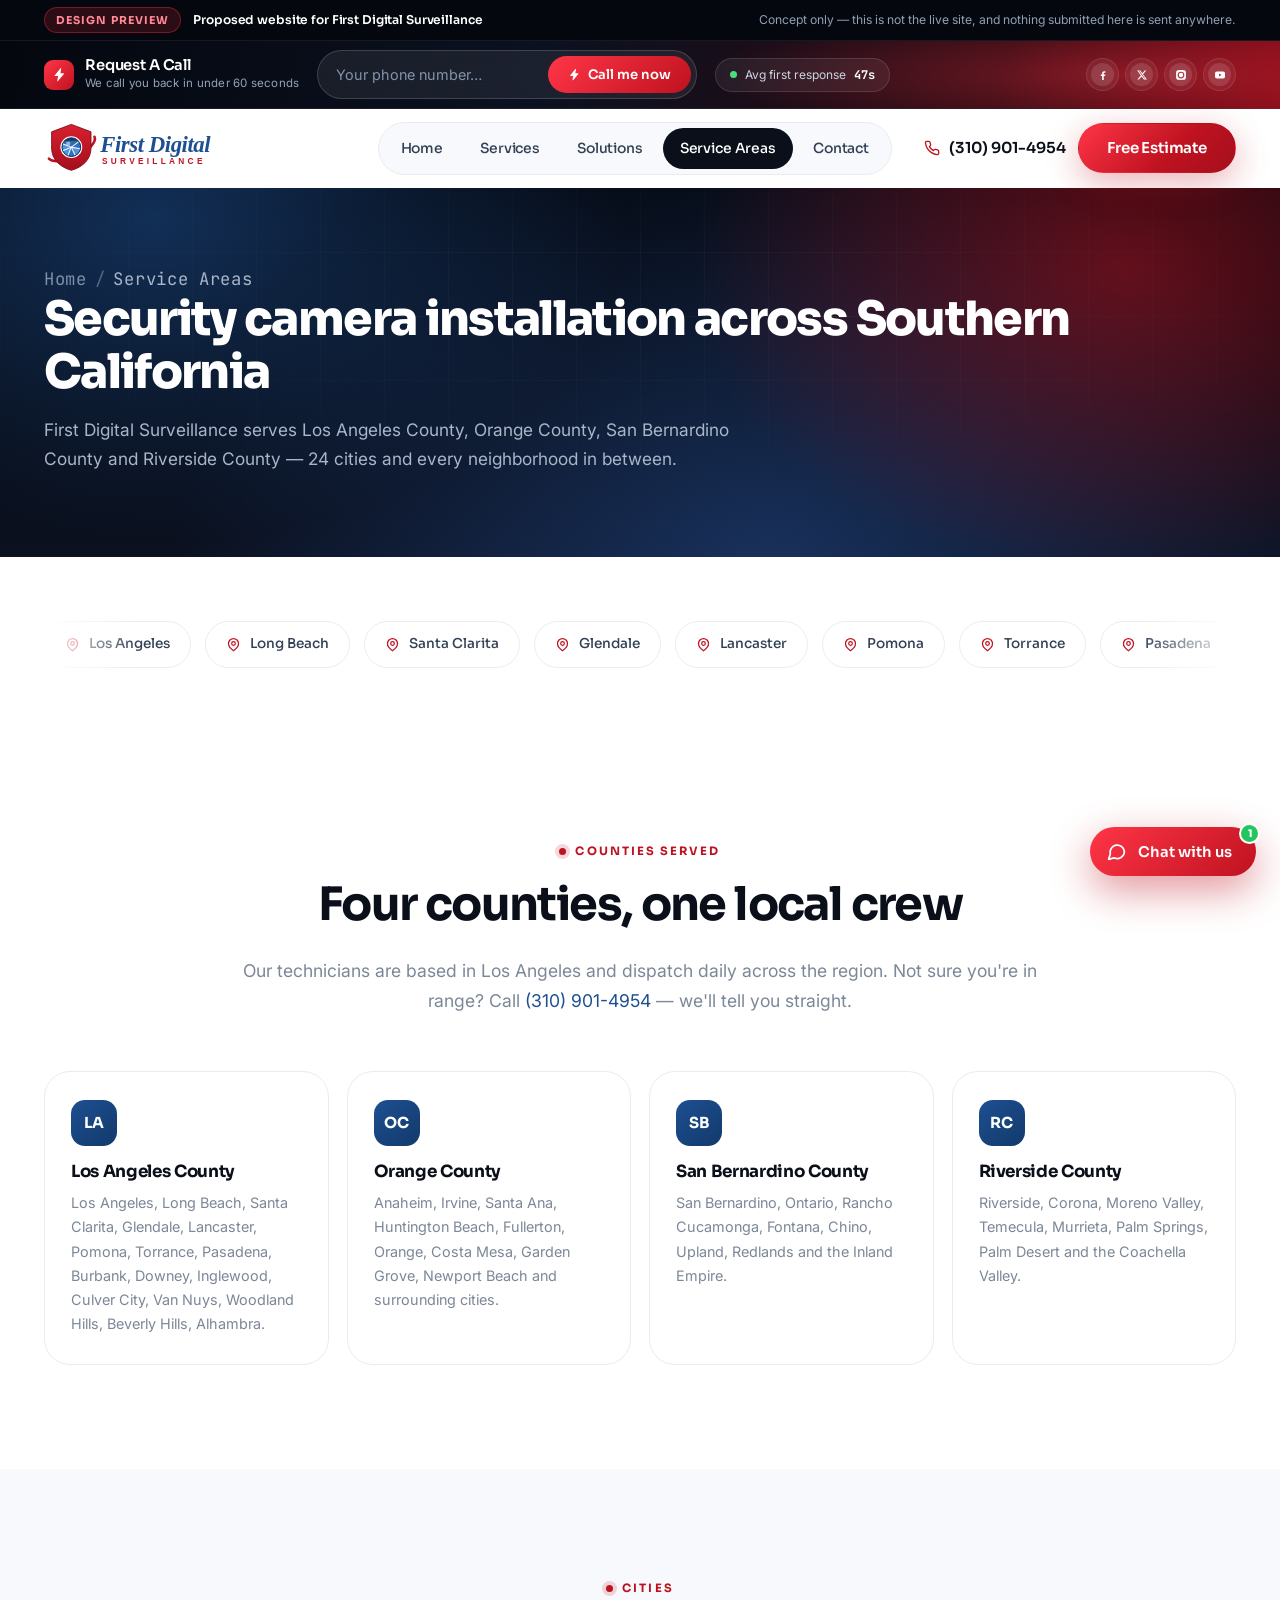
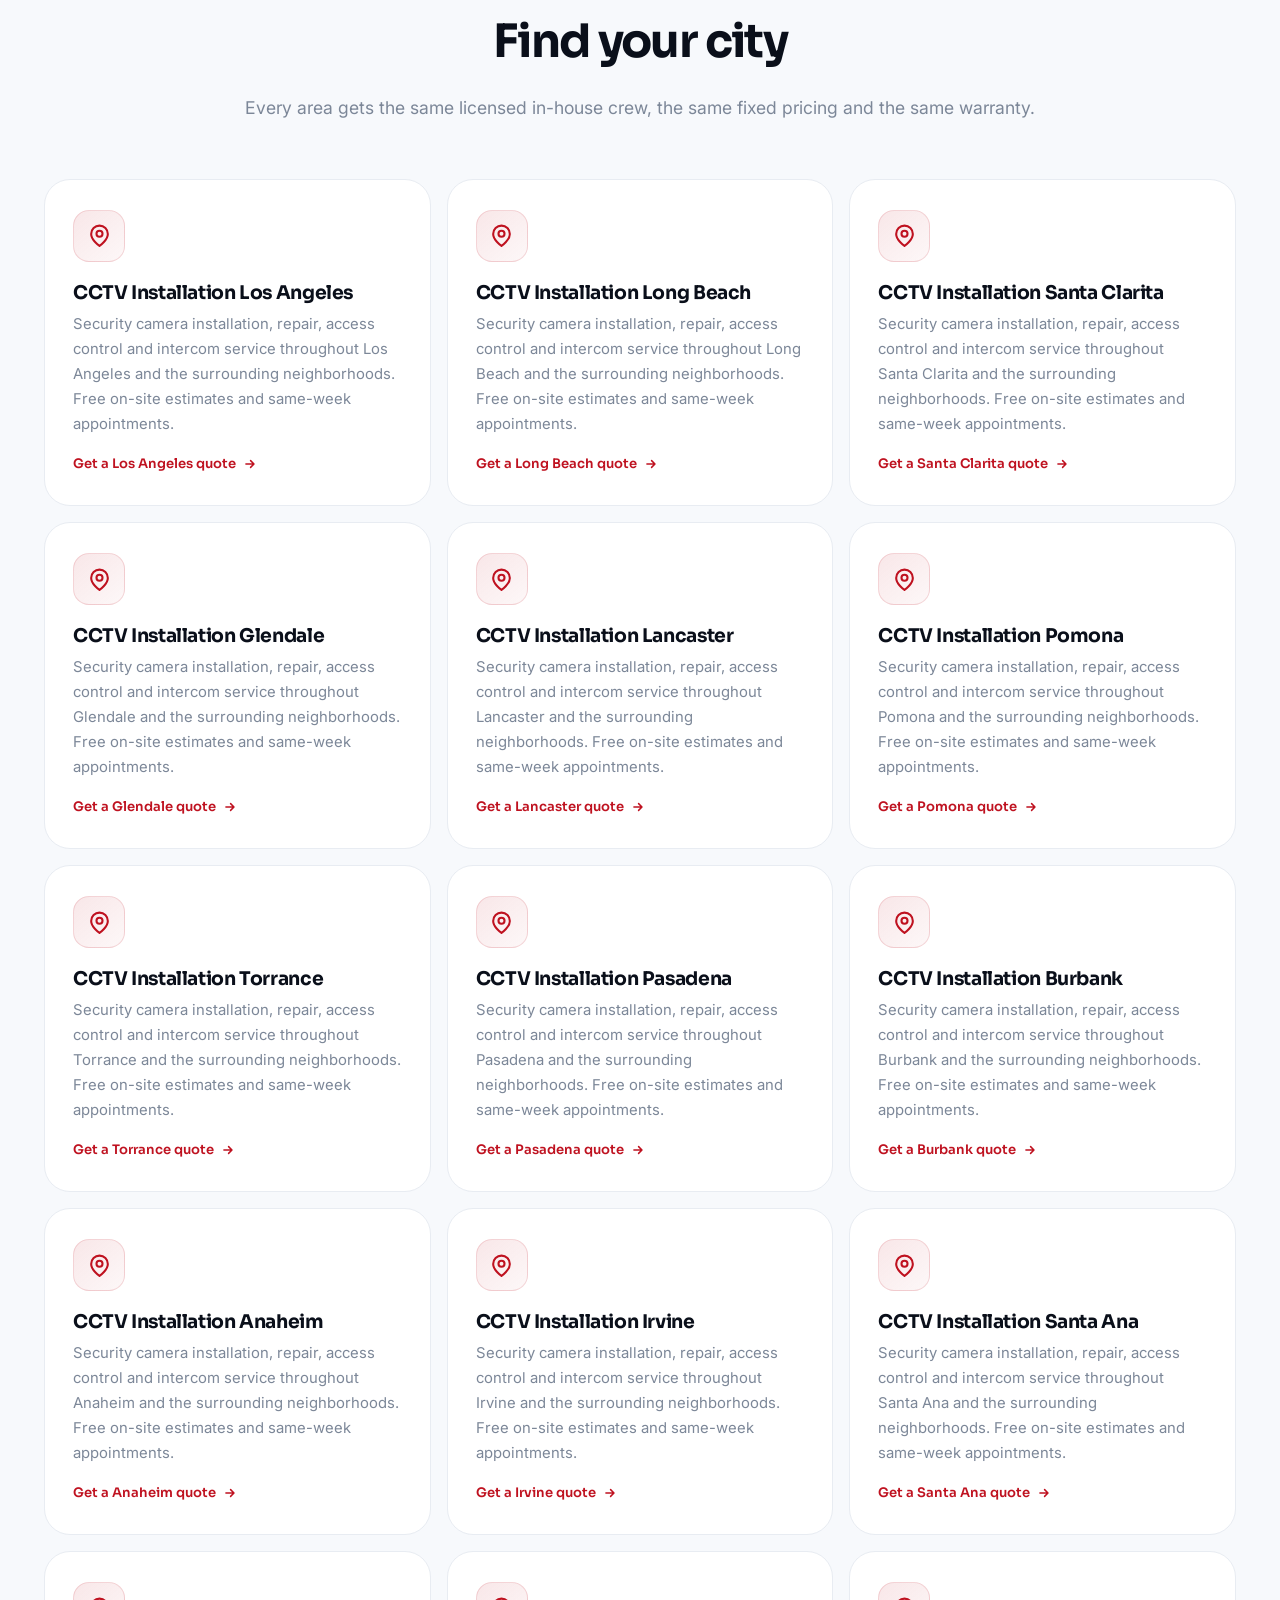
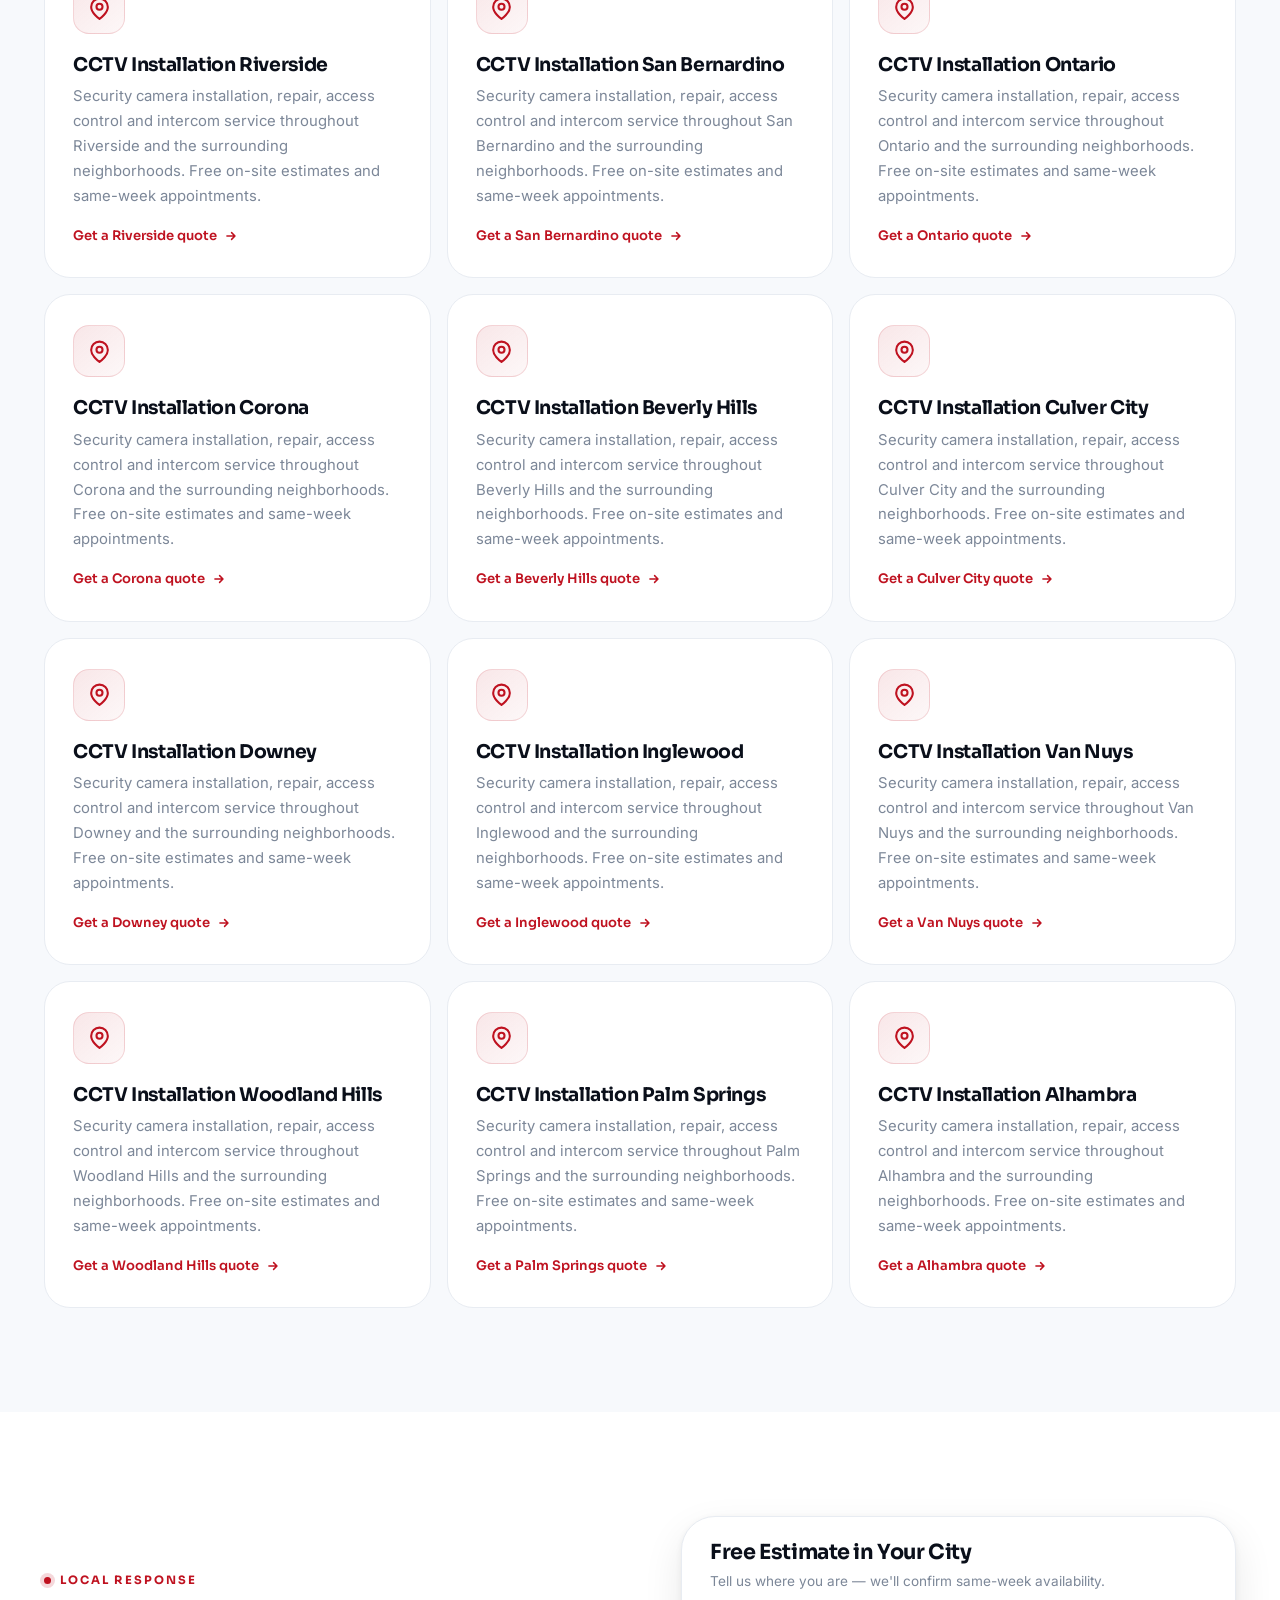
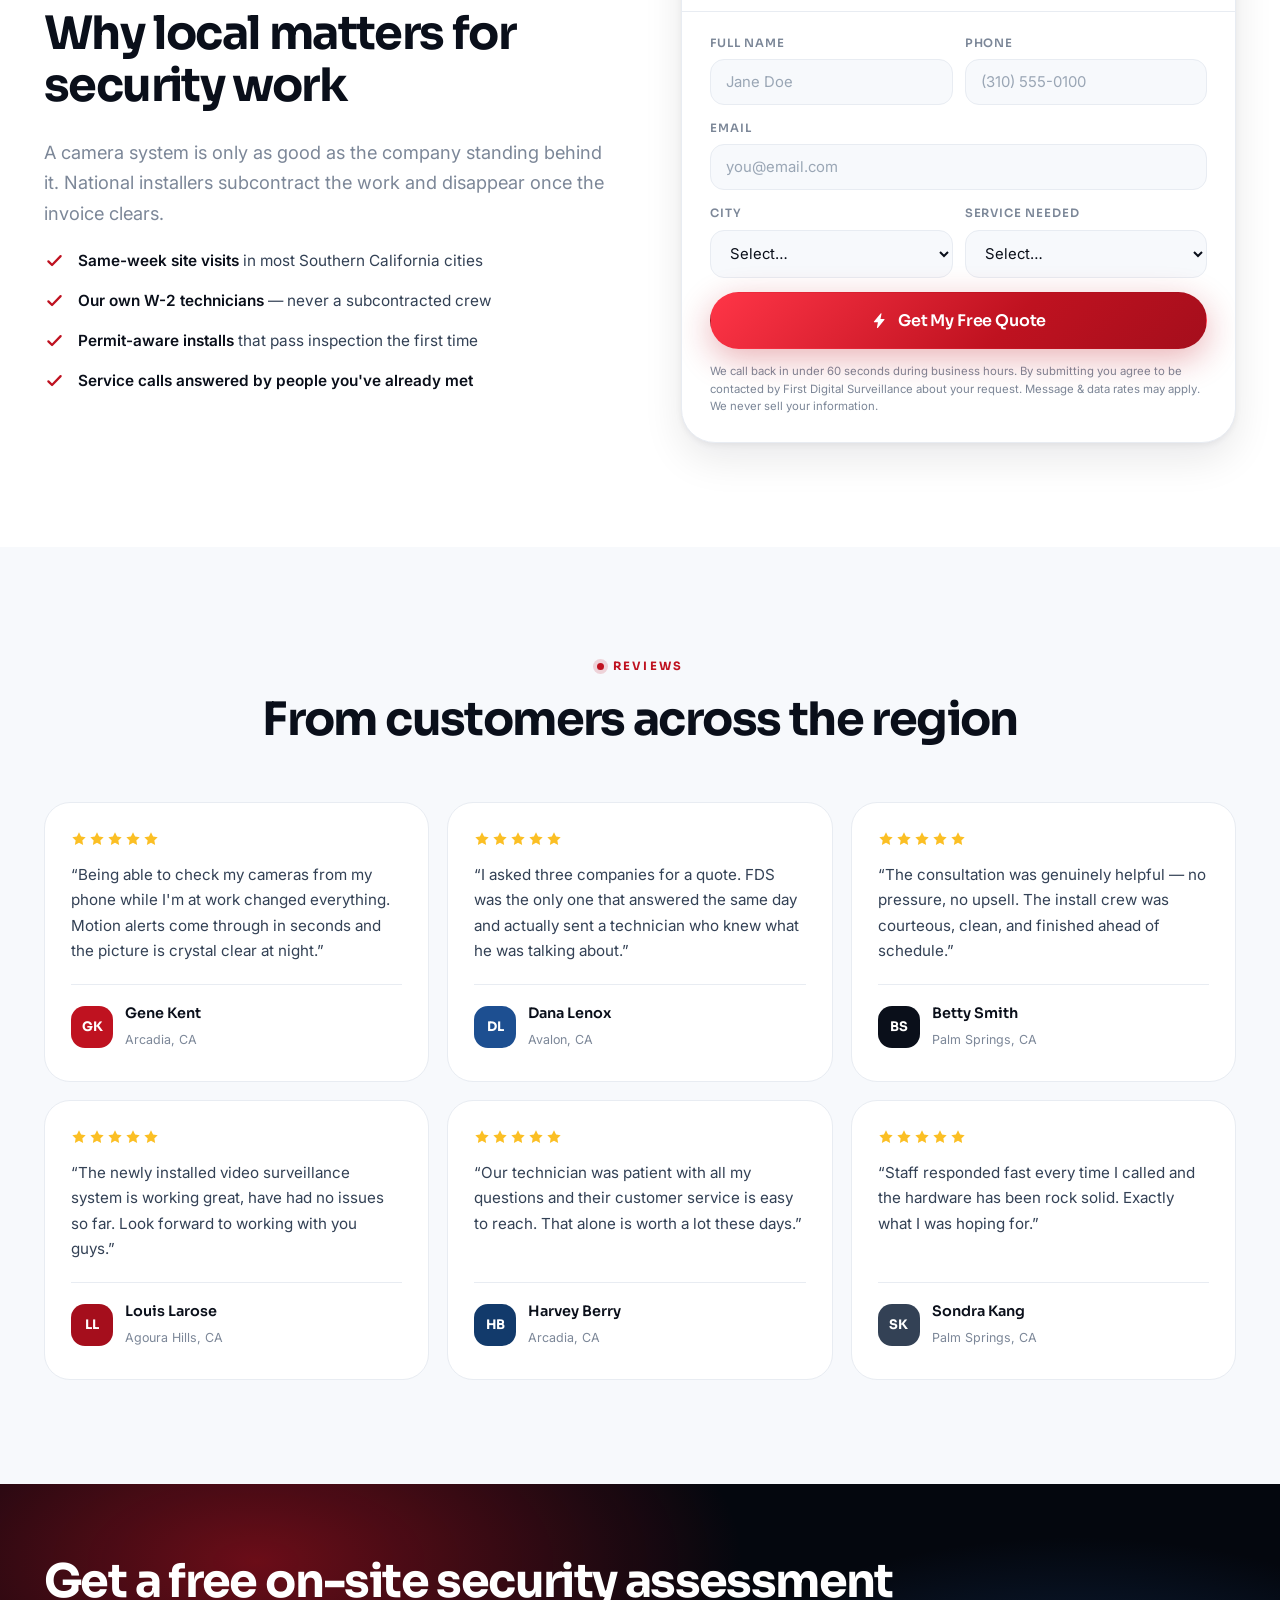
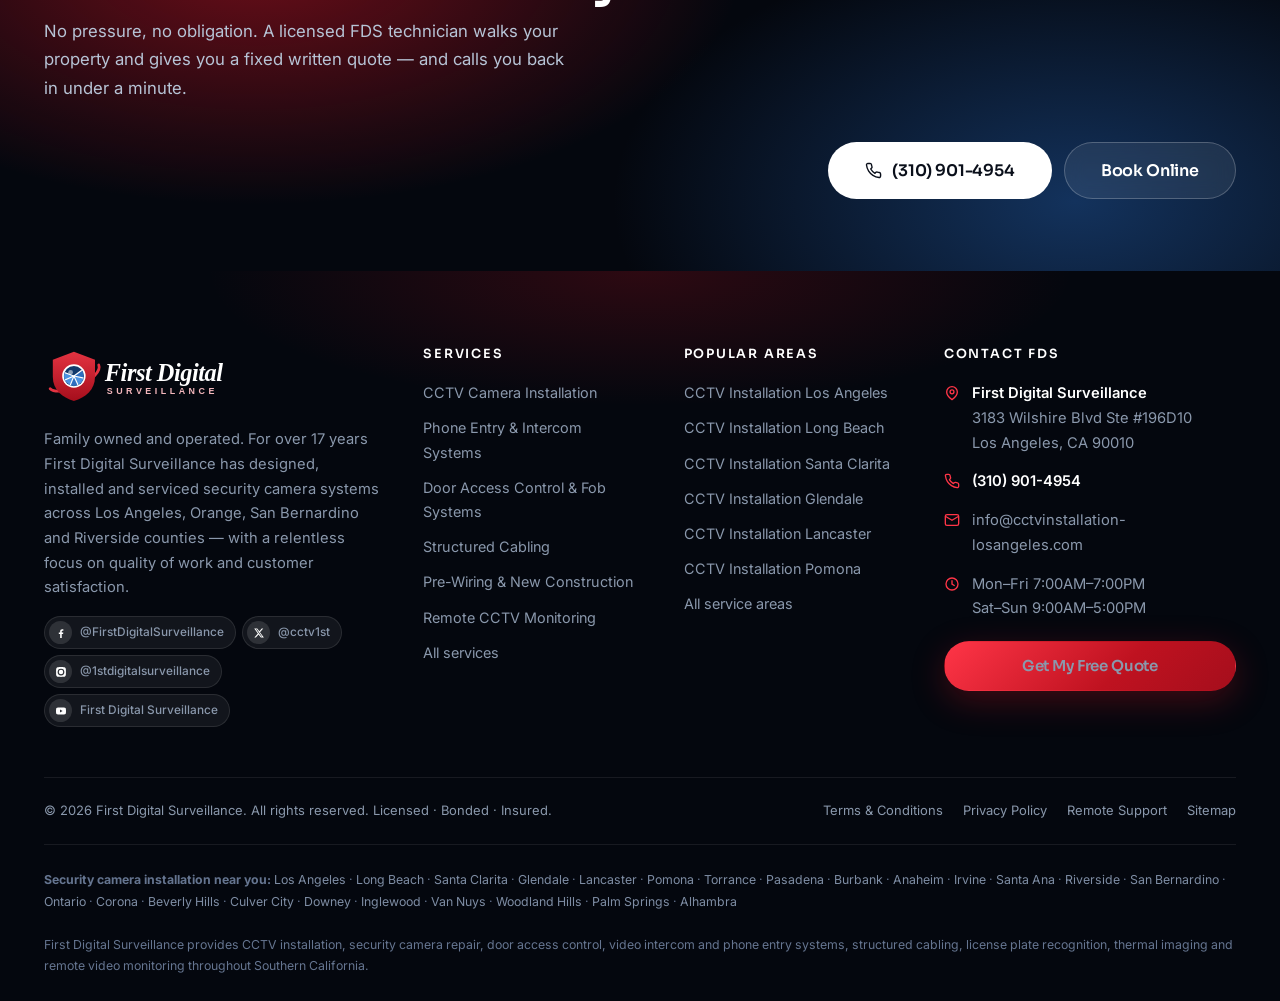
<file: service-areas.html>
<!DOCTYPE html>
<html lang="en-US">
<head>
<meta charset="utf-8">
<meta name="viewport" content="width=device-width,initial-scale=1">
<title>Security Camera Installation Near Me | LA, Orange, San Bernardino & Riverside | FDS</title>
<meta name="description" content="First Digital Surveillance installs and services CCTV, access control and intercom systems in Los Angeles, Long Beach, Glendale, Torrance, Anaheim, Irvine, Riverside, San Bernardino, Palm Springs and 24+ Southern California cities.">
<meta name="keywords" content="security camera installation near me, cctv installation long beach, security cameras glendale, cctv installer torrance, security camera installation anaheim, cctv riverside, san bernardino security cameras, palm springs cctv">
<meta name="robots" content="index,follow,max-image-preview:large,max-snippet:-1,max-video-preview:-1">
<meta name="author" content="First Digital Surveillance">
<meta name="geo.region" content="US-CA">
<meta name="geo.placename" content="Los Angeles">
<meta name="geo.position" content="34.0614;-118.3089">
<meta name="ICBM" content="34.0614, -118.3089">
<link rel="canonical" href="https://cctvinstallation-losangeles.com/service-areas.html">
<link rel="icon" href="assets/img/favicon.svg" type="image/svg+xml">
<link rel="apple-touch-icon" href="assets/img/favicon.svg">

<meta property="og:type" content="website">
<meta property="og:site_name" content="First Digital Surveillance">
<meta property="og:locale" content="en_US">
<meta property="og:title" content="Security Camera Installation Near Me | LA, Orange, San Bernardino & Riverside | FDS">
<meta property="og:description" content="First Digital Surveillance installs and services CCTV, access control and intercom systems in Los Angeles, Long Beach, Glendale, Torrance, Anaheim, Irvine, Riverside, San Bernardino, Palm Springs and 24+ Southern California cities.">
<meta property="og:url" content="https://cctvinstallation-losangeles.com/service-areas.html">
<meta property="og:image" content="https://cctvinstallation-losangeles.com/assets/img/fds-logo.svg">
<meta name="twitter:card" content="summary_large_image">
<meta name="twitter:site" content="@cctv1st">
<meta name="twitter:title" content="Security Camera Installation Near Me | LA, Orange, San Bernardino & Riverside | FDS">
<meta name="twitter:description" content="First Digital Surveillance installs and services CCTV, access control and intercom systems in Los Angeles, Long Beach, Glendale, Torrance, Anaheim, Irvine, Riverside, San Bernardino, Palm Springs and 24+ Southern California cities.">
<meta name="theme-color" content="#BF1220">

<link rel="preconnect" href="https://fonts.googleapis.com">
<link rel="preconnect" href="https://fonts.gstatic.com" crossorigin>
<link href="https://fonts.googleapis.com/css2?family=Sora:wght@400;500;600;700;800&family=Inter:wght@400;500;600;700&family=JetBrains+Mono:wght@400;700&display=swap" rel="stylesheet">
<link rel="stylesheet" href="assets/css/style.css?v=3">

<script type="application/ld+json">{"@context":"https://schema.org","@type":["SecuritySystemInstaller","LocalBusiness"],"@id":"https://cctvinstallation-losangeles.com/#business","name":"First Digital Surveillance","alternateName":"FDS Security Camera Installation Los Angeles","description":"Family-owned security camera installation company serving Los Angeles, Orange, San Bernardino and Riverside counties for over 17 years. CCTV, access control, intercom, structured cabling and 24/7 remote monitoring, with a 60-second callback promise.","url":"https://cctvinstallation-losangeles.com/","telephone":"(310) 901-4954","email":"info@cctvinstallation-losangeles.com","logo":"https://cctvinstallation-losangeles.com/assets/img/fds-logo.svg","image":"https://cctvinstallation-losangeles.com/assets/img/fds-logo.svg","priceRange":"$$","foundingDate":"2008","address":{"@type":"PostalAddress","streetAddress":"3183 Wilshire Blvd Ste #196D10","addressLocality":"Los Angeles","addressRegion":"CA","postalCode":"90010","addressCountry":"US"},"geo":{"@type":"GeoCoordinates","latitude":34.0614,"longitude":-118.3089},"openingHoursSpecification":[{"@type":"OpeningHoursSpecification","dayOfWeek":["Monday","Tuesday","Wednesday","Thursday","Friday"],"opens":"07:00","closes":"19:00"},{"@type":"OpeningHoursSpecification","dayOfWeek":["Saturday","Sunday"],"opens":"09:00","closes":"17:00"}],"areaServed":[{"@type":"City","name":"Los Angeles"},{"@type":"City","name":"Long Beach"},{"@type":"City","name":"Santa Clarita"},{"@type":"City","name":"Glendale"},{"@type":"City","name":"Lancaster"},{"@type":"City","name":"Pomona"},{"@type":"City","name":"Torrance"},{"@type":"City","name":"Pasadena"},{"@type":"City","name":"Burbank"},{"@type":"City","name":"Anaheim"},{"@type":"City","name":"Irvine"},{"@type":"City","name":"Santa Ana"},{"@type":"City","name":"Riverside"},{"@type":"City","name":"San Bernardino"},{"@type":"City","name":"Ontario"},{"@type":"City","name":"Corona"},{"@type":"City","name":"Beverly Hills"},{"@type":"City","name":"Culver City"},{"@type":"City","name":"Downey"},{"@type":"City","name":"Inglewood"},{"@type":"City","name":"Van Nuys"},{"@type":"City","name":"Woodland Hills"},{"@type":"City","name":"Palm Springs"},{"@type":"City","name":"Alhambra"}],"sameAs":["https://www.facebook.com/FirstDigitalSurveillance","https://twitter.com/cctv1st","https://www.instagram.com/1stdigitalsurveillance","https://www.youtube.com/channel/UC6HvUgXntaIqfOZk8hjzoPg"],"aggregateRating":{"@type":"AggregateRating","ratingValue":"4.9","reviewCount":"218","bestRating":"5"},"hasOfferCatalog":{"@type":"OfferCatalog","name":"Security Services","itemListElement":[{"@type":"Offer","itemOffered":{"@type":"Service","name":"CCTV Camera Installation"}},{"@type":"Offer","itemOffered":{"@type":"Service","name":"Phone Entry & Intercom Systems"}},{"@type":"Offer","itemOffered":{"@type":"Service","name":"Door Access Control & Fob Systems"}},{"@type":"Offer","itemOffered":{"@type":"Service","name":"Structured Cabling"}},{"@type":"Offer","itemOffered":{"@type":"Service","name":"Pre-Wiring & New Construction"}},{"@type":"Offer","itemOffered":{"@type":"Service","name":"Remote CCTV Monitoring"}},{"@type":"Offer","itemOffered":{"@type":"Service","name":"License Plate Recognition"}},{"@type":"Offer","itemOffered":{"@type":"Service","name":"Thermal Camera Solutions"}},{"@type":"Offer","itemOffered":{"@type":"Service","name":"AI Camera Systems"}}]}}</script>
<script type="application/ld+json">{"@context":"https://schema.org","@type":"BreadcrumbList","itemListElement":[{"@type":"ListItem","position":1,"name":"Home","item":"https://cctvinstallation-losangeles.com/"},{"@type":"ListItem","position":2,"name":"Service Areas","item":"https://cctvinstallation-losangeles.com/service-areas.html"}]}</script>
<!-- Analytics + CRM routing configured in assets/js/fds.js -->
</head>
<body>
<a class="sr-only" href="#main">Skip to content</a>

<div class="demoband">
  <div class="container">
    <span class="tag">DESIGN PREVIEW</span>
    <b>Proposed website for First Digital Surveillance</b>
    <span>Concept only &mdash; this is not the live site, and nothing submitted here is sent anywhere.</span>
  </div>
</div>

<!-- ===== SPEED TO LEAD callback bar (replaces the old "Request A Call" strip) ===== -->
<div class="speedbar">
  <div class="container">
    <div class="speedbar__pitch">
      <span class="bolt"><svg viewBox="0 0 24 24" fill="currentColor"><path d="M13.6 2 4.2 13.4a.7.7 0 0 0 .54 1.15h5.02l-1.4 7.3a.7.7 0 0 0 1.23.57l9.4-11.4a.7.7 0 0 0-.54-1.15h-5.02l1.4-7.3A.7.7 0 0 0 13.6 2z"/></svg></span>
      <span><b>Request A Call</b><small>We call you back in under <span data-cbsec>60</span> seconds</small></span>
    </div>

    <div class="callback">
      <form class="callback__form" data-lead-form="Speed to Lead — header callback" autocomplete="on">
        <label class="sr-only" for="cb-service-areas">Your phone number</label>
        <input id="cb-service-areas" type="tel" name="phone" placeholder="Your phone number…" required>
        <button type="submit"><svg viewBox="0 0 24 24" fill="currentColor"><path d="M13.6 2 4.2 13.4a.7.7 0 0 0 .54 1.15h5.02l-1.4 7.3a.7.7 0 0 0 1.23.57l9.4-11.4a.7.7 0 0 0-.54-1.15h-5.02l1.4-7.3A.7.7 0 0 0 13.6 2z"/></svg> Call me now</button>
      </form>
      <div class="callback__live" role="status" aria-live="polite">
        <span class="ring">
          <svg viewBox="0 0 36 36"><circle class="bg" cx="18" cy="18" r="15"/><circle class="fg" cx="18" cy="18" r="15"/></svg>
          <b>60</b>
        </span>
        <span><b class="cb-label">Request received</b><small>Speed-to-lead sequence running…</small></span>
      </div>
    </div>

    <span class="livestat"><i></i>Avg first response <b data-avg>47s</b></span>
    <div class="socials "><a class="social" href="https://www.facebook.com/FirstDigitalSurveillance" target="_blank" rel="noopener" aria-label="Facebook: @FirstDigitalSurveillance" title="Facebook — @FirstDigitalSurveillance"><span class="social__ico"><svg viewBox="0 0 24 24"><path d="M13.5 22v-8h2.7l.4-3.1h-3.1V8.9c0-.9.25-1.5 1.55-1.5h1.65V4.6A22 22 0 0 0 14.3 4.5c-2.4 0-4 1.45-4 4.1v2.3H7.6V14h2.7v8z"/></svg></span><span class="social__handle">@FirstDigitalSurveillance</span></a><a class="social" href="https://twitter.com/cctv1st" target="_blank" rel="noopener" aria-label="X (Twitter): @cctv1st" title="X (Twitter) — @cctv1st"><span class="social__ico"><svg viewBox="0 0 24 24"><path d="M17.5 3h3l-6.6 7.5L21.8 21h-6l-4.7-6.1L5.7 21h-3l7-8L2.4 3h6.1l4.2 5.6zm-1 16h1.7L7.6 4.7H5.8z"/></svg></span><span class="social__handle">@cctv1st</span></a><a class="social" href="https://www.instagram.com/1stdigitalsurveillance" target="_blank" rel="noopener" aria-label="Instagram: @1stdigitalsurveillance" title="Instagram — @1stdigitalsurveillance"><span class="social__ico"><svg viewBox="0 0 24 24"><path d="M12 2.2c3.2 0 3.6 0 4.85.07 1.17.05 1.8.25 2.23.41.56.22.96.48 1.38.9s.68.82.9 1.38c.16.42.36 1.06.41 2.23.06 1.25.07 1.63.07 4.81s0 3.56-.07 4.81c-.05 1.17-.25 1.8-.41 2.23-.22.56-.48.96-.9 1.38s-.82.68-1.38.9c-.42.16-1.06.36-2.23.41-1.25.06-1.63.07-4.85.07s-3.6 0-4.85-.07c-1.17-.05-1.8-.25-2.23-.41-.56-.22-.96-.48-1.38-.9s-.68-.82-.9-1.38c-.16-.42-.36-1.06-.41-2.23C2.2 15.56 2.2 15.18 2.2 12s0-3.56.07-4.81c.05-1.17.25-1.8.41-2.23.22-.56.48-.96.9-1.38s.82-.68 1.38-.9c.42-.16 1.06-.36 2.23-.41C8.44 2.2 8.82 2.2 12 2.2zm0 3.05A6.75 6.75 0 1 0 18.75 12 6.75 6.75 0 0 0 12 5.25zm0 11.13A4.38 4.38 0 1 1 16.38 12 4.38 4.38 0 0 1 12 16.38zm6.99-11.4a1.58 1.58 0 1 1-1.58-1.57 1.58 1.58 0 0 1 1.58 1.57z"/></svg></span><span class="social__handle">@1stdigitalsurveillance</span></a><a class="social" href="https://www.youtube.com/channel/UC6HvUgXntaIqfOZk8hjzoPg" target="_blank" rel="noopener" aria-label="YouTube: First Digital Surveillance" title="YouTube — First Digital Surveillance"><span class="social__ico"><svg viewBox="0 0 24 24"><path d="M21.6 7.2a2.5 2.5 0 0 0-1.76-1.77C18.25 5 12 5 12 5s-6.25 0-7.84.43A2.5 2.5 0 0 0 2.4 7.2 26 26 0 0 0 2 12a26 26 0 0 0 .4 4.8 2.5 2.5 0 0 0 1.76 1.77C5.75 19 12 19 12 19s6.25 0 7.84-.43a2.5 2.5 0 0 0 1.76-1.77A26 26 0 0 0 22 12a26 26 0 0 0-.4-4.8zM10 15.2V8.8l5.2 3.2z"/></svg></span><span class="social__handle">First Digital Surveillance</span></a></div>
  </div>
</div>

<header class="header">
  <div class="container">
    <a class="brand" href="index.html" aria-label="First Digital Surveillance home">
      <img src="assets/img/fds-logo.svg" width="206" height="56"
           alt="First Digital Surveillance — CCTV installation Los Angeles">
    </a>
    <button class="burger" aria-label="Open menu" aria-expanded="false"><span></span></button>
    <nav class="nav" aria-label="Main"><a href="index.html">Home</a><a href="services.html">Services</a><a href="solutions.html">Solutions</a><a href="service-areas.html" class=is-active>Service Areas</a><a href="contact.html">Contact</a></nav>
    <div class="header__cta">
      <a class="header__phone" href="tel:+13109014954"><svg viewBox="0 0 24 24" fill="none" stroke="currentColor" stroke-width="2" stroke-linecap="round" stroke-linejoin="round"><path d="M22 16.92v3a2 2 0 0 1-2.18 2 19.79 19.79 0 0 1-8.63-3.07 19.5 19.5 0 0 1-6-6 19.79 19.79 0 0 1-3.07-8.67A2 2 0 0 1 4.11 2h3a2 2 0 0 1 2 1.72c.13.96.36 1.9.7 2.81a2 2 0 0 1-.45 2.11L8.09 9.91a16 16 0 0 0 6 6l1.27-1.27a2 2 0 0 1 2.11-.45c.9.34 1.85.57 2.81.7A2 2 0 0 1 22 16.92z"/></svg><span data-phone>(310) 901-4954</span></a>
      <a class="btn btn--red" href="contact.html">Free Estimate</a>
    </div>
  </div>
</header>
<main id="main">

<section class="pagehero">
  <div class="hero__mesh"></div><div class="hero__grid"></div>
  <div class="container">
    <p class="crumbs"><a href="index.html">Home</a><span>/</span>Service Areas</p>
    <h1>Security camera installation across Southern California</h1>
    <p>First Digital Surveillance serves Los Angeles County, Orange County, San Bernardino County and Riverside
    County — 24 cities and every neighborhood in between.</p>
  </div>
</section>

<section class="section section--tight">
  <div class="container"><div class="marquee"><div class="marquee__track"><a class="mchip" href="service-areas.html#los-angeles"><svg viewBox="0 0 24 24" fill="none" stroke="currentColor" stroke-width="2" stroke-linecap="round" stroke-linejoin="round"><path d="M20 10.5c0 6-8 11.5-8 11.5s-8-5.5-8-11.5a8 8 0 0 1 16 0z"/><circle cx="12" cy="10.3" r="2.9"/></svg>Los Angeles</a><a class="mchip" href="service-areas.html#long-beach"><svg viewBox="0 0 24 24" fill="none" stroke="currentColor" stroke-width="2" stroke-linecap="round" stroke-linejoin="round"><path d="M20 10.5c0 6-8 11.5-8 11.5s-8-5.5-8-11.5a8 8 0 0 1 16 0z"/><circle cx="12" cy="10.3" r="2.9"/></svg>Long Beach</a><a class="mchip" href="service-areas.html#santa-clarita"><svg viewBox="0 0 24 24" fill="none" stroke="currentColor" stroke-width="2" stroke-linecap="round" stroke-linejoin="round"><path d="M20 10.5c0 6-8 11.5-8 11.5s-8-5.5-8-11.5a8 8 0 0 1 16 0z"/><circle cx="12" cy="10.3" r="2.9"/></svg>Santa Clarita</a><a class="mchip" href="service-areas.html#glendale"><svg viewBox="0 0 24 24" fill="none" stroke="currentColor" stroke-width="2" stroke-linecap="round" stroke-linejoin="round"><path d="M20 10.5c0 6-8 11.5-8 11.5s-8-5.5-8-11.5a8 8 0 0 1 16 0z"/><circle cx="12" cy="10.3" r="2.9"/></svg>Glendale</a><a class="mchip" href="service-areas.html#lancaster"><svg viewBox="0 0 24 24" fill="none" stroke="currentColor" stroke-width="2" stroke-linecap="round" stroke-linejoin="round"><path d="M20 10.5c0 6-8 11.5-8 11.5s-8-5.5-8-11.5a8 8 0 0 1 16 0z"/><circle cx="12" cy="10.3" r="2.9"/></svg>Lancaster</a><a class="mchip" href="service-areas.html#pomona"><svg viewBox="0 0 24 24" fill="none" stroke="currentColor" stroke-width="2" stroke-linecap="round" stroke-linejoin="round"><path d="M20 10.5c0 6-8 11.5-8 11.5s-8-5.5-8-11.5a8 8 0 0 1 16 0z"/><circle cx="12" cy="10.3" r="2.9"/></svg>Pomona</a><a class="mchip" href="service-areas.html#torrance"><svg viewBox="0 0 24 24" fill="none" stroke="currentColor" stroke-width="2" stroke-linecap="round" stroke-linejoin="round"><path d="M20 10.5c0 6-8 11.5-8 11.5s-8-5.5-8-11.5a8 8 0 0 1 16 0z"/><circle cx="12" cy="10.3" r="2.9"/></svg>Torrance</a><a class="mchip" href="service-areas.html#pasadena"><svg viewBox="0 0 24 24" fill="none" stroke="currentColor" stroke-width="2" stroke-linecap="round" stroke-linejoin="round"><path d="M20 10.5c0 6-8 11.5-8 11.5s-8-5.5-8-11.5a8 8 0 0 1 16 0z"/><circle cx="12" cy="10.3" r="2.9"/></svg>Pasadena</a><a class="mchip" href="service-areas.html#burbank"><svg viewBox="0 0 24 24" fill="none" stroke="currentColor" stroke-width="2" stroke-linecap="round" stroke-linejoin="round"><path d="M20 10.5c0 6-8 11.5-8 11.5s-8-5.5-8-11.5a8 8 0 0 1 16 0z"/><circle cx="12" cy="10.3" r="2.9"/></svg>Burbank</a><a class="mchip" href="service-areas.html#anaheim"><svg viewBox="0 0 24 24" fill="none" stroke="currentColor" stroke-width="2" stroke-linecap="round" stroke-linejoin="round"><path d="M20 10.5c0 6-8 11.5-8 11.5s-8-5.5-8-11.5a8 8 0 0 1 16 0z"/><circle cx="12" cy="10.3" r="2.9"/></svg>Anaheim</a><a class="mchip" href="service-areas.html#irvine"><svg viewBox="0 0 24 24" fill="none" stroke="currentColor" stroke-width="2" stroke-linecap="round" stroke-linejoin="round"><path d="M20 10.5c0 6-8 11.5-8 11.5s-8-5.5-8-11.5a8 8 0 0 1 16 0z"/><circle cx="12" cy="10.3" r="2.9"/></svg>Irvine</a><a class="mchip" href="service-areas.html#santa-ana"><svg viewBox="0 0 24 24" fill="none" stroke="currentColor" stroke-width="2" stroke-linecap="round" stroke-linejoin="round"><path d="M20 10.5c0 6-8 11.5-8 11.5s-8-5.5-8-11.5a8 8 0 0 1 16 0z"/><circle cx="12" cy="10.3" r="2.9"/></svg>Santa Ana</a><a class="mchip" href="service-areas.html#riverside"><svg viewBox="0 0 24 24" fill="none" stroke="currentColor" stroke-width="2" stroke-linecap="round" stroke-linejoin="round"><path d="M20 10.5c0 6-8 11.5-8 11.5s-8-5.5-8-11.5a8 8 0 0 1 16 0z"/><circle cx="12" cy="10.3" r="2.9"/></svg>Riverside</a><a class="mchip" href="service-areas.html#san-bernardino"><svg viewBox="0 0 24 24" fill="none" stroke="currentColor" stroke-width="2" stroke-linecap="round" stroke-linejoin="round"><path d="M20 10.5c0 6-8 11.5-8 11.5s-8-5.5-8-11.5a8 8 0 0 1 16 0z"/><circle cx="12" cy="10.3" r="2.9"/></svg>San Bernardino</a><a class="mchip" href="service-areas.html#ontario"><svg viewBox="0 0 24 24" fill="none" stroke="currentColor" stroke-width="2" stroke-linecap="round" stroke-linejoin="round"><path d="M20 10.5c0 6-8 11.5-8 11.5s-8-5.5-8-11.5a8 8 0 0 1 16 0z"/><circle cx="12" cy="10.3" r="2.9"/></svg>Ontario</a><a class="mchip" href="service-areas.html#corona"><svg viewBox="0 0 24 24" fill="none" stroke="currentColor" stroke-width="2" stroke-linecap="round" stroke-linejoin="round"><path d="M20 10.5c0 6-8 11.5-8 11.5s-8-5.5-8-11.5a8 8 0 0 1 16 0z"/><circle cx="12" cy="10.3" r="2.9"/></svg>Corona</a><a class="mchip" href="service-areas.html#beverly-hills"><svg viewBox="0 0 24 24" fill="none" stroke="currentColor" stroke-width="2" stroke-linecap="round" stroke-linejoin="round"><path d="M20 10.5c0 6-8 11.5-8 11.5s-8-5.5-8-11.5a8 8 0 0 1 16 0z"/><circle cx="12" cy="10.3" r="2.9"/></svg>Beverly Hills</a><a class="mchip" href="service-areas.html#culver-city"><svg viewBox="0 0 24 24" fill="none" stroke="currentColor" stroke-width="2" stroke-linecap="round" stroke-linejoin="round"><path d="M20 10.5c0 6-8 11.5-8 11.5s-8-5.5-8-11.5a8 8 0 0 1 16 0z"/><circle cx="12" cy="10.3" r="2.9"/></svg>Culver City</a><a class="mchip" href="service-areas.html#downey"><svg viewBox="0 0 24 24" fill="none" stroke="currentColor" stroke-width="2" stroke-linecap="round" stroke-linejoin="round"><path d="M20 10.5c0 6-8 11.5-8 11.5s-8-5.5-8-11.5a8 8 0 0 1 16 0z"/><circle cx="12" cy="10.3" r="2.9"/></svg>Downey</a><a class="mchip" href="service-areas.html#inglewood"><svg viewBox="0 0 24 24" fill="none" stroke="currentColor" stroke-width="2" stroke-linecap="round" stroke-linejoin="round"><path d="M20 10.5c0 6-8 11.5-8 11.5s-8-5.5-8-11.5a8 8 0 0 1 16 0z"/><circle cx="12" cy="10.3" r="2.9"/></svg>Inglewood</a><a class="mchip" href="service-areas.html#van-nuys"><svg viewBox="0 0 24 24" fill="none" stroke="currentColor" stroke-width="2" stroke-linecap="round" stroke-linejoin="round"><path d="M20 10.5c0 6-8 11.5-8 11.5s-8-5.5-8-11.5a8 8 0 0 1 16 0z"/><circle cx="12" cy="10.3" r="2.9"/></svg>Van Nuys</a><a class="mchip" href="service-areas.html#woodland-hills"><svg viewBox="0 0 24 24" fill="none" stroke="currentColor" stroke-width="2" stroke-linecap="round" stroke-linejoin="round"><path d="M20 10.5c0 6-8 11.5-8 11.5s-8-5.5-8-11.5a8 8 0 0 1 16 0z"/><circle cx="12" cy="10.3" r="2.9"/></svg>Woodland Hills</a><a class="mchip" href="service-areas.html#palm-springs"><svg viewBox="0 0 24 24" fill="none" stroke="currentColor" stroke-width="2" stroke-linecap="round" stroke-linejoin="round"><path d="M20 10.5c0 6-8 11.5-8 11.5s-8-5.5-8-11.5a8 8 0 0 1 16 0z"/><circle cx="12" cy="10.3" r="2.9"/></svg>Palm Springs</a><a class="mchip" href="service-areas.html#alhambra"><svg viewBox="0 0 24 24" fill="none" stroke="currentColor" stroke-width="2" stroke-linecap="round" stroke-linejoin="round"><path d="M20 10.5c0 6-8 11.5-8 11.5s-8-5.5-8-11.5a8 8 0 0 1 16 0z"/><circle cx="12" cy="10.3" r="2.9"/></svg>Alhambra</a><a class="mchip" href="service-areas.html#los-angeles"><svg viewBox="0 0 24 24" fill="none" stroke="currentColor" stroke-width="2" stroke-linecap="round" stroke-linejoin="round"><path d="M20 10.5c0 6-8 11.5-8 11.5s-8-5.5-8-11.5a8 8 0 0 1 16 0z"/><circle cx="12" cy="10.3" r="2.9"/></svg>Los Angeles</a><a class="mchip" href="service-areas.html#long-beach"><svg viewBox="0 0 24 24" fill="none" stroke="currentColor" stroke-width="2" stroke-linecap="round" stroke-linejoin="round"><path d="M20 10.5c0 6-8 11.5-8 11.5s-8-5.5-8-11.5a8 8 0 0 1 16 0z"/><circle cx="12" cy="10.3" r="2.9"/></svg>Long Beach</a><a class="mchip" href="service-areas.html#santa-clarita"><svg viewBox="0 0 24 24" fill="none" stroke="currentColor" stroke-width="2" stroke-linecap="round" stroke-linejoin="round"><path d="M20 10.5c0 6-8 11.5-8 11.5s-8-5.5-8-11.5a8 8 0 0 1 16 0z"/><circle cx="12" cy="10.3" r="2.9"/></svg>Santa Clarita</a><a class="mchip" href="service-areas.html#glendale"><svg viewBox="0 0 24 24" fill="none" stroke="currentColor" stroke-width="2" stroke-linecap="round" stroke-linejoin="round"><path d="M20 10.5c0 6-8 11.5-8 11.5s-8-5.5-8-11.5a8 8 0 0 1 16 0z"/><circle cx="12" cy="10.3" r="2.9"/></svg>Glendale</a><a class="mchip" href="service-areas.html#lancaster"><svg viewBox="0 0 24 24" fill="none" stroke="currentColor" stroke-width="2" stroke-linecap="round" stroke-linejoin="round"><path d="M20 10.5c0 6-8 11.5-8 11.5s-8-5.5-8-11.5a8 8 0 0 1 16 0z"/><circle cx="12" cy="10.3" r="2.9"/></svg>Lancaster</a><a class="mchip" href="service-areas.html#pomona"><svg viewBox="0 0 24 24" fill="none" stroke="currentColor" stroke-width="2" stroke-linecap="round" stroke-linejoin="round"><path d="M20 10.5c0 6-8 11.5-8 11.5s-8-5.5-8-11.5a8 8 0 0 1 16 0z"/><circle cx="12" cy="10.3" r="2.9"/></svg>Pomona</a><a class="mchip" href="service-areas.html#torrance"><svg viewBox="0 0 24 24" fill="none" stroke="currentColor" stroke-width="2" stroke-linecap="round" stroke-linejoin="round"><path d="M20 10.5c0 6-8 11.5-8 11.5s-8-5.5-8-11.5a8 8 0 0 1 16 0z"/><circle cx="12" cy="10.3" r="2.9"/></svg>Torrance</a><a class="mchip" href="service-areas.html#pasadena"><svg viewBox="0 0 24 24" fill="none" stroke="currentColor" stroke-width="2" stroke-linecap="round" stroke-linejoin="round"><path d="M20 10.5c0 6-8 11.5-8 11.5s-8-5.5-8-11.5a8 8 0 0 1 16 0z"/><circle cx="12" cy="10.3" r="2.9"/></svg>Pasadena</a><a class="mchip" href="service-areas.html#burbank"><svg viewBox="0 0 24 24" fill="none" stroke="currentColor" stroke-width="2" stroke-linecap="round" stroke-linejoin="round"><path d="M20 10.5c0 6-8 11.5-8 11.5s-8-5.5-8-11.5a8 8 0 0 1 16 0z"/><circle cx="12" cy="10.3" r="2.9"/></svg>Burbank</a><a class="mchip" href="service-areas.html#anaheim"><svg viewBox="0 0 24 24" fill="none" stroke="currentColor" stroke-width="2" stroke-linecap="round" stroke-linejoin="round"><path d="M20 10.5c0 6-8 11.5-8 11.5s-8-5.5-8-11.5a8 8 0 0 1 16 0z"/><circle cx="12" cy="10.3" r="2.9"/></svg>Anaheim</a><a class="mchip" href="service-areas.html#irvine"><svg viewBox="0 0 24 24" fill="none" stroke="currentColor" stroke-width="2" stroke-linecap="round" stroke-linejoin="round"><path d="M20 10.5c0 6-8 11.5-8 11.5s-8-5.5-8-11.5a8 8 0 0 1 16 0z"/><circle cx="12" cy="10.3" r="2.9"/></svg>Irvine</a><a class="mchip" href="service-areas.html#santa-ana"><svg viewBox="0 0 24 24" fill="none" stroke="currentColor" stroke-width="2" stroke-linecap="round" stroke-linejoin="round"><path d="M20 10.5c0 6-8 11.5-8 11.5s-8-5.5-8-11.5a8 8 0 0 1 16 0z"/><circle cx="12" cy="10.3" r="2.9"/></svg>Santa Ana</a><a class="mchip" href="service-areas.html#riverside"><svg viewBox="0 0 24 24" fill="none" stroke="currentColor" stroke-width="2" stroke-linecap="round" stroke-linejoin="round"><path d="M20 10.5c0 6-8 11.5-8 11.5s-8-5.5-8-11.5a8 8 0 0 1 16 0z"/><circle cx="12" cy="10.3" r="2.9"/></svg>Riverside</a><a class="mchip" href="service-areas.html#san-bernardino"><svg viewBox="0 0 24 24" fill="none" stroke="currentColor" stroke-width="2" stroke-linecap="round" stroke-linejoin="round"><path d="M20 10.5c0 6-8 11.5-8 11.5s-8-5.5-8-11.5a8 8 0 0 1 16 0z"/><circle cx="12" cy="10.3" r="2.9"/></svg>San Bernardino</a><a class="mchip" href="service-areas.html#ontario"><svg viewBox="0 0 24 24" fill="none" stroke="currentColor" stroke-width="2" stroke-linecap="round" stroke-linejoin="round"><path d="M20 10.5c0 6-8 11.5-8 11.5s-8-5.5-8-11.5a8 8 0 0 1 16 0z"/><circle cx="12" cy="10.3" r="2.9"/></svg>Ontario</a><a class="mchip" href="service-areas.html#corona"><svg viewBox="0 0 24 24" fill="none" stroke="currentColor" stroke-width="2" stroke-linecap="round" stroke-linejoin="round"><path d="M20 10.5c0 6-8 11.5-8 11.5s-8-5.5-8-11.5a8 8 0 0 1 16 0z"/><circle cx="12" cy="10.3" r="2.9"/></svg>Corona</a><a class="mchip" href="service-areas.html#beverly-hills"><svg viewBox="0 0 24 24" fill="none" stroke="currentColor" stroke-width="2" stroke-linecap="round" stroke-linejoin="round"><path d="M20 10.5c0 6-8 11.5-8 11.5s-8-5.5-8-11.5a8 8 0 0 1 16 0z"/><circle cx="12" cy="10.3" r="2.9"/></svg>Beverly Hills</a><a class="mchip" href="service-areas.html#culver-city"><svg viewBox="0 0 24 24" fill="none" stroke="currentColor" stroke-width="2" stroke-linecap="round" stroke-linejoin="round"><path d="M20 10.5c0 6-8 11.5-8 11.5s-8-5.5-8-11.5a8 8 0 0 1 16 0z"/><circle cx="12" cy="10.3" r="2.9"/></svg>Culver City</a><a class="mchip" href="service-areas.html#downey"><svg viewBox="0 0 24 24" fill="none" stroke="currentColor" stroke-width="2" stroke-linecap="round" stroke-linejoin="round"><path d="M20 10.5c0 6-8 11.5-8 11.5s-8-5.5-8-11.5a8 8 0 0 1 16 0z"/><circle cx="12" cy="10.3" r="2.9"/></svg>Downey</a><a class="mchip" href="service-areas.html#inglewood"><svg viewBox="0 0 24 24" fill="none" stroke="currentColor" stroke-width="2" stroke-linecap="round" stroke-linejoin="round"><path d="M20 10.5c0 6-8 11.5-8 11.5s-8-5.5-8-11.5a8 8 0 0 1 16 0z"/><circle cx="12" cy="10.3" r="2.9"/></svg>Inglewood</a><a class="mchip" href="service-areas.html#van-nuys"><svg viewBox="0 0 24 24" fill="none" stroke="currentColor" stroke-width="2" stroke-linecap="round" stroke-linejoin="round"><path d="M20 10.5c0 6-8 11.5-8 11.5s-8-5.5-8-11.5a8 8 0 0 1 16 0z"/><circle cx="12" cy="10.3" r="2.9"/></svg>Van Nuys</a><a class="mchip" href="service-areas.html#woodland-hills"><svg viewBox="0 0 24 24" fill="none" stroke="currentColor" stroke-width="2" stroke-linecap="round" stroke-linejoin="round"><path d="M20 10.5c0 6-8 11.5-8 11.5s-8-5.5-8-11.5a8 8 0 0 1 16 0z"/><circle cx="12" cy="10.3" r="2.9"/></svg>Woodland Hills</a><a class="mchip" href="service-areas.html#palm-springs"><svg viewBox="0 0 24 24" fill="none" stroke="currentColor" stroke-width="2" stroke-linecap="round" stroke-linejoin="round"><path d="M20 10.5c0 6-8 11.5-8 11.5s-8-5.5-8-11.5a8 8 0 0 1 16 0z"/><circle cx="12" cy="10.3" r="2.9"/></svg>Palm Springs</a><a class="mchip" href="service-areas.html#alhambra"><svg viewBox="0 0 24 24" fill="none" stroke="currentColor" stroke-width="2" stroke-linecap="round" stroke-linejoin="round"><path d="M20 10.5c0 6-8 11.5-8 11.5s-8-5.5-8-11.5a8 8 0 0 1 16 0z"/><circle cx="12" cy="10.3" r="2.9"/></svg>Alhambra</a></div></div></div>
</section>

<section class="section">
  <div class="container">
    <div class="section-head center" data-reveal>
      <span class="eyebrow">Counties Served</span>
      <h2>Four counties, one local crew</h2>
      <p>Our technicians are based in Los Angeles and dispatch daily across the region. Not sure you're in range?
      Call <a href="tel:+13109014954">(310) 901-4954</a> — we'll tell you straight.</p>
    </div>
    <div class="grid grid-4">
      <article class="benefit" data-reveal><div class="benefit__n">LA</div><h3>Los Angeles County</h3><p>Los Angeles, Long Beach, Santa Clarita, Glendale, Lancaster, Pomona, Torrance, Pasadena, Burbank, Downey, Inglewood, Culver City, Van Nuys, Woodland Hills, Beverly Hills, Alhambra.</p></article>
      <article class="benefit" data-reveal><div class="benefit__n">OC</div><h3>Orange County</h3><p>Anaheim, Irvine, Santa Ana, Huntington Beach, Fullerton, Orange, Costa Mesa, Garden Grove, Newport Beach and surrounding cities.</p></article>
      <article class="benefit" data-reveal><div class="benefit__n">SB</div><h3>San Bernardino County</h3><p>San Bernardino, Ontario, Rancho Cucamonga, Fontana, Chino, Upland, Redlands and the Inland Empire.</p></article>
      <article class="benefit" data-reveal><div class="benefit__n">RC</div><h3>Riverside County</h3><p>Riverside, Corona, Moreno Valley, Temecula, Murrieta, Palm Springs, Palm Desert and the Coachella Valley.</p></article>
    </div>
  </div>
</section>

<section class="section section--alt">
  <div class="container">
    <div class="section-head center" data-reveal>
      <span class="eyebrow">Cities</span><h2>Find your city</h2>
      <p>Every area gets the same licensed in-house crew, the same fixed pricing and the same warranty.</p>
    </div>
    <div class="bento"><article class="bcard" id="los-angeles" data-reveal>
  <div class="bcard__ico"><svg viewBox="0 0 24 24" fill="none" stroke="currentColor" stroke-width="2" stroke-linecap="round" stroke-linejoin="round"><path d="M20 10.5c0 6-8 11.5-8 11.5s-8-5.5-8-11.5a8 8 0 0 1 16 0z"/><circle cx="12" cy="10.3" r="2.9"/></svg></div>
  <h3>CCTV Installation Los Angeles</h3>
  <p>Security camera installation, repair, access control and intercom service throughout Los Angeles and the surrounding
  neighborhoods. Free on-site estimates and same-week appointments.</p>
  <a class="bcard__link" href="contact.html">Get a Los Angeles quote <svg viewBox="0 0 24 24" fill="none" stroke="currentColor" stroke-width="2.6" stroke-linecap="round" stroke-linejoin="round"><path d="M5 12h13M13 6.2 18.8 12 13 17.8"/></svg></a></article><article class="bcard" id="long-beach" data-reveal>
  <div class="bcard__ico"><svg viewBox="0 0 24 24" fill="none" stroke="currentColor" stroke-width="2" stroke-linecap="round" stroke-linejoin="round"><path d="M20 10.5c0 6-8 11.5-8 11.5s-8-5.5-8-11.5a8 8 0 0 1 16 0z"/><circle cx="12" cy="10.3" r="2.9"/></svg></div>
  <h3>CCTV Installation Long Beach</h3>
  <p>Security camera installation, repair, access control and intercom service throughout Long Beach and the surrounding
  neighborhoods. Free on-site estimates and same-week appointments.</p>
  <a class="bcard__link" href="contact.html">Get a Long Beach quote <svg viewBox="0 0 24 24" fill="none" stroke="currentColor" stroke-width="2.6" stroke-linecap="round" stroke-linejoin="round"><path d="M5 12h13M13 6.2 18.8 12 13 17.8"/></svg></a></article><article class="bcard" id="santa-clarita" data-reveal>
  <div class="bcard__ico"><svg viewBox="0 0 24 24" fill="none" stroke="currentColor" stroke-width="2" stroke-linecap="round" stroke-linejoin="round"><path d="M20 10.5c0 6-8 11.5-8 11.5s-8-5.5-8-11.5a8 8 0 0 1 16 0z"/><circle cx="12" cy="10.3" r="2.9"/></svg></div>
  <h3>CCTV Installation Santa Clarita</h3>
  <p>Security camera installation, repair, access control and intercom service throughout Santa Clarita and the surrounding
  neighborhoods. Free on-site estimates and same-week appointments.</p>
  <a class="bcard__link" href="contact.html">Get a Santa Clarita quote <svg viewBox="0 0 24 24" fill="none" stroke="currentColor" stroke-width="2.6" stroke-linecap="round" stroke-linejoin="round"><path d="M5 12h13M13 6.2 18.8 12 13 17.8"/></svg></a></article><article class="bcard" id="glendale" data-reveal>
  <div class="bcard__ico"><svg viewBox="0 0 24 24" fill="none" stroke="currentColor" stroke-width="2" stroke-linecap="round" stroke-linejoin="round"><path d="M20 10.5c0 6-8 11.5-8 11.5s-8-5.5-8-11.5a8 8 0 0 1 16 0z"/><circle cx="12" cy="10.3" r="2.9"/></svg></div>
  <h3>CCTV Installation Glendale</h3>
  <p>Security camera installation, repair, access control and intercom service throughout Glendale and the surrounding
  neighborhoods. Free on-site estimates and same-week appointments.</p>
  <a class="bcard__link" href="contact.html">Get a Glendale quote <svg viewBox="0 0 24 24" fill="none" stroke="currentColor" stroke-width="2.6" stroke-linecap="round" stroke-linejoin="round"><path d="M5 12h13M13 6.2 18.8 12 13 17.8"/></svg></a></article><article class="bcard" id="lancaster" data-reveal>
  <div class="bcard__ico"><svg viewBox="0 0 24 24" fill="none" stroke="currentColor" stroke-width="2" stroke-linecap="round" stroke-linejoin="round"><path d="M20 10.5c0 6-8 11.5-8 11.5s-8-5.5-8-11.5a8 8 0 0 1 16 0z"/><circle cx="12" cy="10.3" r="2.9"/></svg></div>
  <h3>CCTV Installation Lancaster</h3>
  <p>Security camera installation, repair, access control and intercom service throughout Lancaster and the surrounding
  neighborhoods. Free on-site estimates and same-week appointments.</p>
  <a class="bcard__link" href="contact.html">Get a Lancaster quote <svg viewBox="0 0 24 24" fill="none" stroke="currentColor" stroke-width="2.6" stroke-linecap="round" stroke-linejoin="round"><path d="M5 12h13M13 6.2 18.8 12 13 17.8"/></svg></a></article><article class="bcard" id="pomona" data-reveal>
  <div class="bcard__ico"><svg viewBox="0 0 24 24" fill="none" stroke="currentColor" stroke-width="2" stroke-linecap="round" stroke-linejoin="round"><path d="M20 10.5c0 6-8 11.5-8 11.5s-8-5.5-8-11.5a8 8 0 0 1 16 0z"/><circle cx="12" cy="10.3" r="2.9"/></svg></div>
  <h3>CCTV Installation Pomona</h3>
  <p>Security camera installation, repair, access control and intercom service throughout Pomona and the surrounding
  neighborhoods. Free on-site estimates and same-week appointments.</p>
  <a class="bcard__link" href="contact.html">Get a Pomona quote <svg viewBox="0 0 24 24" fill="none" stroke="currentColor" stroke-width="2.6" stroke-linecap="round" stroke-linejoin="round"><path d="M5 12h13M13 6.2 18.8 12 13 17.8"/></svg></a></article><article class="bcard" id="torrance" data-reveal>
  <div class="bcard__ico"><svg viewBox="0 0 24 24" fill="none" stroke="currentColor" stroke-width="2" stroke-linecap="round" stroke-linejoin="round"><path d="M20 10.5c0 6-8 11.5-8 11.5s-8-5.5-8-11.5a8 8 0 0 1 16 0z"/><circle cx="12" cy="10.3" r="2.9"/></svg></div>
  <h3>CCTV Installation Torrance</h3>
  <p>Security camera installation, repair, access control and intercom service throughout Torrance and the surrounding
  neighborhoods. Free on-site estimates and same-week appointments.</p>
  <a class="bcard__link" href="contact.html">Get a Torrance quote <svg viewBox="0 0 24 24" fill="none" stroke="currentColor" stroke-width="2.6" stroke-linecap="round" stroke-linejoin="round"><path d="M5 12h13M13 6.2 18.8 12 13 17.8"/></svg></a></article><article class="bcard" id="pasadena" data-reveal>
  <div class="bcard__ico"><svg viewBox="0 0 24 24" fill="none" stroke="currentColor" stroke-width="2" stroke-linecap="round" stroke-linejoin="round"><path d="M20 10.5c0 6-8 11.5-8 11.5s-8-5.5-8-11.5a8 8 0 0 1 16 0z"/><circle cx="12" cy="10.3" r="2.9"/></svg></div>
  <h3>CCTV Installation Pasadena</h3>
  <p>Security camera installation, repair, access control and intercom service throughout Pasadena and the surrounding
  neighborhoods. Free on-site estimates and same-week appointments.</p>
  <a class="bcard__link" href="contact.html">Get a Pasadena quote <svg viewBox="0 0 24 24" fill="none" stroke="currentColor" stroke-width="2.6" stroke-linecap="round" stroke-linejoin="round"><path d="M5 12h13M13 6.2 18.8 12 13 17.8"/></svg></a></article><article class="bcard" id="burbank" data-reveal>
  <div class="bcard__ico"><svg viewBox="0 0 24 24" fill="none" stroke="currentColor" stroke-width="2" stroke-linecap="round" stroke-linejoin="round"><path d="M20 10.5c0 6-8 11.5-8 11.5s-8-5.5-8-11.5a8 8 0 0 1 16 0z"/><circle cx="12" cy="10.3" r="2.9"/></svg></div>
  <h3>CCTV Installation Burbank</h3>
  <p>Security camera installation, repair, access control and intercom service throughout Burbank and the surrounding
  neighborhoods. Free on-site estimates and same-week appointments.</p>
  <a class="bcard__link" href="contact.html">Get a Burbank quote <svg viewBox="0 0 24 24" fill="none" stroke="currentColor" stroke-width="2.6" stroke-linecap="round" stroke-linejoin="round"><path d="M5 12h13M13 6.2 18.8 12 13 17.8"/></svg></a></article><article class="bcard" id="anaheim" data-reveal>
  <div class="bcard__ico"><svg viewBox="0 0 24 24" fill="none" stroke="currentColor" stroke-width="2" stroke-linecap="round" stroke-linejoin="round"><path d="M20 10.5c0 6-8 11.5-8 11.5s-8-5.5-8-11.5a8 8 0 0 1 16 0z"/><circle cx="12" cy="10.3" r="2.9"/></svg></div>
  <h3>CCTV Installation Anaheim</h3>
  <p>Security camera installation, repair, access control and intercom service throughout Anaheim and the surrounding
  neighborhoods. Free on-site estimates and same-week appointments.</p>
  <a class="bcard__link" href="contact.html">Get a Anaheim quote <svg viewBox="0 0 24 24" fill="none" stroke="currentColor" stroke-width="2.6" stroke-linecap="round" stroke-linejoin="round"><path d="M5 12h13M13 6.2 18.8 12 13 17.8"/></svg></a></article><article class="bcard" id="irvine" data-reveal>
  <div class="bcard__ico"><svg viewBox="0 0 24 24" fill="none" stroke="currentColor" stroke-width="2" stroke-linecap="round" stroke-linejoin="round"><path d="M20 10.5c0 6-8 11.5-8 11.5s-8-5.5-8-11.5a8 8 0 0 1 16 0z"/><circle cx="12" cy="10.3" r="2.9"/></svg></div>
  <h3>CCTV Installation Irvine</h3>
  <p>Security camera installation, repair, access control and intercom service throughout Irvine and the surrounding
  neighborhoods. Free on-site estimates and same-week appointments.</p>
  <a class="bcard__link" href="contact.html">Get a Irvine quote <svg viewBox="0 0 24 24" fill="none" stroke="currentColor" stroke-width="2.6" stroke-linecap="round" stroke-linejoin="round"><path d="M5 12h13M13 6.2 18.8 12 13 17.8"/></svg></a></article><article class="bcard" id="santa-ana" data-reveal>
  <div class="bcard__ico"><svg viewBox="0 0 24 24" fill="none" stroke="currentColor" stroke-width="2" stroke-linecap="round" stroke-linejoin="round"><path d="M20 10.5c0 6-8 11.5-8 11.5s-8-5.5-8-11.5a8 8 0 0 1 16 0z"/><circle cx="12" cy="10.3" r="2.9"/></svg></div>
  <h3>CCTV Installation Santa Ana</h3>
  <p>Security camera installation, repair, access control and intercom service throughout Santa Ana and the surrounding
  neighborhoods. Free on-site estimates and same-week appointments.</p>
  <a class="bcard__link" href="contact.html">Get a Santa Ana quote <svg viewBox="0 0 24 24" fill="none" stroke="currentColor" stroke-width="2.6" stroke-linecap="round" stroke-linejoin="round"><path d="M5 12h13M13 6.2 18.8 12 13 17.8"/></svg></a></article><article class="bcard" id="riverside" data-reveal>
  <div class="bcard__ico"><svg viewBox="0 0 24 24" fill="none" stroke="currentColor" stroke-width="2" stroke-linecap="round" stroke-linejoin="round"><path d="M20 10.5c0 6-8 11.5-8 11.5s-8-5.5-8-11.5a8 8 0 0 1 16 0z"/><circle cx="12" cy="10.3" r="2.9"/></svg></div>
  <h3>CCTV Installation Riverside</h3>
  <p>Security camera installation, repair, access control and intercom service throughout Riverside and the surrounding
  neighborhoods. Free on-site estimates and same-week appointments.</p>
  <a class="bcard__link" href="contact.html">Get a Riverside quote <svg viewBox="0 0 24 24" fill="none" stroke="currentColor" stroke-width="2.6" stroke-linecap="round" stroke-linejoin="round"><path d="M5 12h13M13 6.2 18.8 12 13 17.8"/></svg></a></article><article class="bcard" id="san-bernardino" data-reveal>
  <div class="bcard__ico"><svg viewBox="0 0 24 24" fill="none" stroke="currentColor" stroke-width="2" stroke-linecap="round" stroke-linejoin="round"><path d="M20 10.5c0 6-8 11.5-8 11.5s-8-5.5-8-11.5a8 8 0 0 1 16 0z"/><circle cx="12" cy="10.3" r="2.9"/></svg></div>
  <h3>CCTV Installation San Bernardino</h3>
  <p>Security camera installation, repair, access control and intercom service throughout San Bernardino and the surrounding
  neighborhoods. Free on-site estimates and same-week appointments.</p>
  <a class="bcard__link" href="contact.html">Get a San Bernardino quote <svg viewBox="0 0 24 24" fill="none" stroke="currentColor" stroke-width="2.6" stroke-linecap="round" stroke-linejoin="round"><path d="M5 12h13M13 6.2 18.8 12 13 17.8"/></svg></a></article><article class="bcard" id="ontario" data-reveal>
  <div class="bcard__ico"><svg viewBox="0 0 24 24" fill="none" stroke="currentColor" stroke-width="2" stroke-linecap="round" stroke-linejoin="round"><path d="M20 10.5c0 6-8 11.5-8 11.5s-8-5.5-8-11.5a8 8 0 0 1 16 0z"/><circle cx="12" cy="10.3" r="2.9"/></svg></div>
  <h3>CCTV Installation Ontario</h3>
  <p>Security camera installation, repair, access control and intercom service throughout Ontario and the surrounding
  neighborhoods. Free on-site estimates and same-week appointments.</p>
  <a class="bcard__link" href="contact.html">Get a Ontario quote <svg viewBox="0 0 24 24" fill="none" stroke="currentColor" stroke-width="2.6" stroke-linecap="round" stroke-linejoin="round"><path d="M5 12h13M13 6.2 18.8 12 13 17.8"/></svg></a></article><article class="bcard" id="corona" data-reveal>
  <div class="bcard__ico"><svg viewBox="0 0 24 24" fill="none" stroke="currentColor" stroke-width="2" stroke-linecap="round" stroke-linejoin="round"><path d="M20 10.5c0 6-8 11.5-8 11.5s-8-5.5-8-11.5a8 8 0 0 1 16 0z"/><circle cx="12" cy="10.3" r="2.9"/></svg></div>
  <h3>CCTV Installation Corona</h3>
  <p>Security camera installation, repair, access control and intercom service throughout Corona and the surrounding
  neighborhoods. Free on-site estimates and same-week appointments.</p>
  <a class="bcard__link" href="contact.html">Get a Corona quote <svg viewBox="0 0 24 24" fill="none" stroke="currentColor" stroke-width="2.6" stroke-linecap="round" stroke-linejoin="round"><path d="M5 12h13M13 6.2 18.8 12 13 17.8"/></svg></a></article><article class="bcard" id="beverly-hills" data-reveal>
  <div class="bcard__ico"><svg viewBox="0 0 24 24" fill="none" stroke="currentColor" stroke-width="2" stroke-linecap="round" stroke-linejoin="round"><path d="M20 10.5c0 6-8 11.5-8 11.5s-8-5.5-8-11.5a8 8 0 0 1 16 0z"/><circle cx="12" cy="10.3" r="2.9"/></svg></div>
  <h3>CCTV Installation Beverly Hills</h3>
  <p>Security camera installation, repair, access control and intercom service throughout Beverly Hills and the surrounding
  neighborhoods. Free on-site estimates and same-week appointments.</p>
  <a class="bcard__link" href="contact.html">Get a Beverly Hills quote <svg viewBox="0 0 24 24" fill="none" stroke="currentColor" stroke-width="2.6" stroke-linecap="round" stroke-linejoin="round"><path d="M5 12h13M13 6.2 18.8 12 13 17.8"/></svg></a></article><article class="bcard" id="culver-city" data-reveal>
  <div class="bcard__ico"><svg viewBox="0 0 24 24" fill="none" stroke="currentColor" stroke-width="2" stroke-linecap="round" stroke-linejoin="round"><path d="M20 10.5c0 6-8 11.5-8 11.5s-8-5.5-8-11.5a8 8 0 0 1 16 0z"/><circle cx="12" cy="10.3" r="2.9"/></svg></div>
  <h3>CCTV Installation Culver City</h3>
  <p>Security camera installation, repair, access control and intercom service throughout Culver City and the surrounding
  neighborhoods. Free on-site estimates and same-week appointments.</p>
  <a class="bcard__link" href="contact.html">Get a Culver City quote <svg viewBox="0 0 24 24" fill="none" stroke="currentColor" stroke-width="2.6" stroke-linecap="round" stroke-linejoin="round"><path d="M5 12h13M13 6.2 18.8 12 13 17.8"/></svg></a></article><article class="bcard" id="downey" data-reveal>
  <div class="bcard__ico"><svg viewBox="0 0 24 24" fill="none" stroke="currentColor" stroke-width="2" stroke-linecap="round" stroke-linejoin="round"><path d="M20 10.5c0 6-8 11.5-8 11.5s-8-5.5-8-11.5a8 8 0 0 1 16 0z"/><circle cx="12" cy="10.3" r="2.9"/></svg></div>
  <h3>CCTV Installation Downey</h3>
  <p>Security camera installation, repair, access control and intercom service throughout Downey and the surrounding
  neighborhoods. Free on-site estimates and same-week appointments.</p>
  <a class="bcard__link" href="contact.html">Get a Downey quote <svg viewBox="0 0 24 24" fill="none" stroke="currentColor" stroke-width="2.6" stroke-linecap="round" stroke-linejoin="round"><path d="M5 12h13M13 6.2 18.8 12 13 17.8"/></svg></a></article><article class="bcard" id="inglewood" data-reveal>
  <div class="bcard__ico"><svg viewBox="0 0 24 24" fill="none" stroke="currentColor" stroke-width="2" stroke-linecap="round" stroke-linejoin="round"><path d="M20 10.5c0 6-8 11.5-8 11.5s-8-5.5-8-11.5a8 8 0 0 1 16 0z"/><circle cx="12" cy="10.3" r="2.9"/></svg></div>
  <h3>CCTV Installation Inglewood</h3>
  <p>Security camera installation, repair, access control and intercom service throughout Inglewood and the surrounding
  neighborhoods. Free on-site estimates and same-week appointments.</p>
  <a class="bcard__link" href="contact.html">Get a Inglewood quote <svg viewBox="0 0 24 24" fill="none" stroke="currentColor" stroke-width="2.6" stroke-linecap="round" stroke-linejoin="round"><path d="M5 12h13M13 6.2 18.8 12 13 17.8"/></svg></a></article><article class="bcard" id="van-nuys" data-reveal>
  <div class="bcard__ico"><svg viewBox="0 0 24 24" fill="none" stroke="currentColor" stroke-width="2" stroke-linecap="round" stroke-linejoin="round"><path d="M20 10.5c0 6-8 11.5-8 11.5s-8-5.5-8-11.5a8 8 0 0 1 16 0z"/><circle cx="12" cy="10.3" r="2.9"/></svg></div>
  <h3>CCTV Installation Van Nuys</h3>
  <p>Security camera installation, repair, access control and intercom service throughout Van Nuys and the surrounding
  neighborhoods. Free on-site estimates and same-week appointments.</p>
  <a class="bcard__link" href="contact.html">Get a Van Nuys quote <svg viewBox="0 0 24 24" fill="none" stroke="currentColor" stroke-width="2.6" stroke-linecap="round" stroke-linejoin="round"><path d="M5 12h13M13 6.2 18.8 12 13 17.8"/></svg></a></article><article class="bcard" id="woodland-hills" data-reveal>
  <div class="bcard__ico"><svg viewBox="0 0 24 24" fill="none" stroke="currentColor" stroke-width="2" stroke-linecap="round" stroke-linejoin="round"><path d="M20 10.5c0 6-8 11.5-8 11.5s-8-5.5-8-11.5a8 8 0 0 1 16 0z"/><circle cx="12" cy="10.3" r="2.9"/></svg></div>
  <h3>CCTV Installation Woodland Hills</h3>
  <p>Security camera installation, repair, access control and intercom service throughout Woodland Hills and the surrounding
  neighborhoods. Free on-site estimates and same-week appointments.</p>
  <a class="bcard__link" href="contact.html">Get a Woodland Hills quote <svg viewBox="0 0 24 24" fill="none" stroke="currentColor" stroke-width="2.6" stroke-linecap="round" stroke-linejoin="round"><path d="M5 12h13M13 6.2 18.8 12 13 17.8"/></svg></a></article><article class="bcard" id="palm-springs" data-reveal>
  <div class="bcard__ico"><svg viewBox="0 0 24 24" fill="none" stroke="currentColor" stroke-width="2" stroke-linecap="round" stroke-linejoin="round"><path d="M20 10.5c0 6-8 11.5-8 11.5s-8-5.5-8-11.5a8 8 0 0 1 16 0z"/><circle cx="12" cy="10.3" r="2.9"/></svg></div>
  <h3>CCTV Installation Palm Springs</h3>
  <p>Security camera installation, repair, access control and intercom service throughout Palm Springs and the surrounding
  neighborhoods. Free on-site estimates and same-week appointments.</p>
  <a class="bcard__link" href="contact.html">Get a Palm Springs quote <svg viewBox="0 0 24 24" fill="none" stroke="currentColor" stroke-width="2.6" stroke-linecap="round" stroke-linejoin="round"><path d="M5 12h13M13 6.2 18.8 12 13 17.8"/></svg></a></article><article class="bcard" id="alhambra" data-reveal>
  <div class="bcard__ico"><svg viewBox="0 0 24 24" fill="none" stroke="currentColor" stroke-width="2" stroke-linecap="round" stroke-linejoin="round"><path d="M20 10.5c0 6-8 11.5-8 11.5s-8-5.5-8-11.5a8 8 0 0 1 16 0z"/><circle cx="12" cy="10.3" r="2.9"/></svg></div>
  <h3>CCTV Installation Alhambra</h3>
  <p>Security camera installation, repair, access control and intercom service throughout Alhambra and the surrounding
  neighborhoods. Free on-site estimates and same-week appointments.</p>
  <a class="bcard__link" href="contact.html">Get a Alhambra quote <svg viewBox="0 0 24 24" fill="none" stroke="currentColor" stroke-width="2.6" stroke-linecap="round" stroke-linejoin="round"><path d="M5 12h13M13 6.2 18.8 12 13 17.8"/></svg></a></article></div>
  </div>
</section>

<section class="section">
  <div class="container">
    <div class="split">
      <div data-reveal>
        <span class="eyebrow">Local Response</span>
        <h2>Why local matters for security work</h2>
        <p class="lead">A camera system is only as good as the company standing behind it. National installers
        subcontract the work and disappear once the invoice clears.</p>
        <ul class="checklist">
          <li><svg viewBox="0 0 24 24" fill="none" stroke="currentColor" stroke-width="2.6" stroke-linecap="round" stroke-linejoin="round"><path d="m5 13 4.2 4.2L19 7"/></svg><span><b>Same-week site visits</b> in most Southern California cities</span></li>
          <li><svg viewBox="0 0 24 24" fill="none" stroke="currentColor" stroke-width="2.6" stroke-linecap="round" stroke-linejoin="round"><path d="m5 13 4.2 4.2L19 7"/></svg><span><b>Our own W-2 technicians</b> — never a subcontracted crew</span></li>
          <li><svg viewBox="0 0 24 24" fill="none" stroke="currentColor" stroke-width="2.6" stroke-linecap="round" stroke-linejoin="round"><path d="m5 13 4.2 4.2L19 7"/></svg><span><b>Permit-aware installs</b> that pass inspection the first time</span></li>
          <li><svg viewBox="0 0 24 24" fill="none" stroke="currentColor" stroke-width="2.6" stroke-linecap="round" stroke-linejoin="round"><path d="m5 13 4.2 4.2L19 7"/></svg><span><b>Service calls answered by people you've already met</b></span></li>
        </ul>
      </div>
      <div class="leadcard leadcard--light" data-reveal>
        <div class="leadcard__top"><h3>Free Estimate in Your City</h3><p>Tell us where you are — we'll confirm same-week availability.</p></div>
        <div class="leadcard__body">
<form data-lead-form="Service Areas — City Availability" id="areas" novalidate>
  <div class="field-row">
    <div class="field"><label for="areas-n">Full name</label>
      <input id="areas-n" name="name" type="text" placeholder="Jane Doe" required></div>
    <div class="field"><label for="areas-p">Phone</label>
      <input id="areas-p" name="phone" type="tel" placeholder="(310) 555-0100" required></div>
  </div>
  <div class="field"><label for="areas-e">Email</label>
    <input id="areas-e" name="email" type="email" placeholder="you@email.com" required></div>
  <div class="field-row">
    <div class="field"><label for="areas-c">City</label>
      <select id="areas-c" name="city"><option value="">Select…</option><option>Los Angeles</option><option>Long Beach</option><option>Santa Clarita</option><option>Glendale</option><option>Lancaster</option><option>Pomona</option><option>Torrance</option><option>Pasadena</option><option>Burbank</option><option>Anaheim</option><option>Irvine</option><option>Santa Ana</option><option>Riverside</option><option>San Bernardino</option><option>Ontario</option><option>Corona</option><option>Beverly Hills</option><option>Culver City</option><option>Downey</option><option>Inglewood</option><option>Van Nuys</option><option>Woodland Hills</option><option>Palm Springs</option><option>Alhambra</option><option>Other</option></select></div>
    <div class="field"><label for="areas-s">Service needed</label>
      <select id="areas-s" name="service"><option value="">Select…</option><option>CCTV Camera Installation</option><option>Phone Entry & Intercom Systems</option><option>Door Access Control & Fob Systems</option><option>Structured Cabling</option><option>Pre-Wiring & New Construction</option><option>Remote CCTV Monitoring</option><option>License Plate Recognition</option><option>Thermal Camera Solutions</option><option>AI Camera Systems</option></select></div>
  </div>
  
  <button class="btn btn--red btn--block btn--lg" type="submit"><svg viewBox="0 0 24 24" fill="currentColor"><path d="M13.6 2 4.2 13.4a.7.7 0 0 0 .54 1.15h5.02l-1.4 7.3a.7.7 0 0 0 1.23.57l9.4-11.4a.7.7 0 0 0-.54-1.15h-5.02l1.4-7.3A.7.7 0 0 0 13.6 2z"/></svg> Get My Free Quote</button>
  <p class="fineprint">We call back in under 60 seconds during business hours. By submitting you agree to be contacted
  by First Digital Surveillance about your request. Message &amp; data rates may apply. We never sell your information.</p>
  <div class="form-note"><b>✓ Request received — watch your phone.</b>
  Confirmation text is on its way, your request is logged as a new inquiry, and the callback
  sequence has already started — a technician will be dialing shortly.</div>
</form></div>
      </div>
    </div>
  </div>
</section>

<section class="section section--alt">
  <div class="container">
    <div class="section-head center" data-reveal><span class="eyebrow">Reviews</span><h2>From customers across the region</h2></div>
    <div class="grid grid-3"><article class="quote" data-reveal><div class="stars"><svg viewBox="0 0 24 24" fill="currentColor"><path d="m12 2 3.1 6.3 6.9 1-5 4.9 1.2 6.9L12 17.8 5.8 21l1.2-6.9-5-4.9 6.9-1z"/></svg><svg viewBox="0 0 24 24" fill="currentColor"><path d="m12 2 3.1 6.3 6.9 1-5 4.9 1.2 6.9L12 17.8 5.8 21l1.2-6.9-5-4.9 6.9-1z"/></svg><svg viewBox="0 0 24 24" fill="currentColor"><path d="m12 2 3.1 6.3 6.9 1-5 4.9 1.2 6.9L12 17.8 5.8 21l1.2-6.9-5-4.9 6.9-1z"/></svg><svg viewBox="0 0 24 24" fill="currentColor"><path d="m12 2 3.1 6.3 6.9 1-5 4.9 1.2 6.9L12 17.8 5.8 21l1.2-6.9-5-4.9 6.9-1z"/></svg><svg viewBox="0 0 24 24" fill="currentColor"><path d="m12 2 3.1 6.3 6.9 1-5 4.9 1.2 6.9L12 17.8 5.8 21l1.2-6.9-5-4.9 6.9-1z"/></svg></div>
  <p>“Being able to check my cameras from my phone while I'm at work changed everything. Motion alerts come through in seconds and the picture is crystal clear at night.”</p>
  <div class="quote__who"><span class="avatar" style="background:#BF1220">GK</span>
  <span><b>Gene Kent</b><small>Arcadia, CA</small></span></div></article><article class="quote" data-reveal><div class="stars"><svg viewBox="0 0 24 24" fill="currentColor"><path d="m12 2 3.1 6.3 6.9 1-5 4.9 1.2 6.9L12 17.8 5.8 21l1.2-6.9-5-4.9 6.9-1z"/></svg><svg viewBox="0 0 24 24" fill="currentColor"><path d="m12 2 3.1 6.3 6.9 1-5 4.9 1.2 6.9L12 17.8 5.8 21l1.2-6.9-5-4.9 6.9-1z"/></svg><svg viewBox="0 0 24 24" fill="currentColor"><path d="m12 2 3.1 6.3 6.9 1-5 4.9 1.2 6.9L12 17.8 5.8 21l1.2-6.9-5-4.9 6.9-1z"/></svg><svg viewBox="0 0 24 24" fill="currentColor"><path d="m12 2 3.1 6.3 6.9 1-5 4.9 1.2 6.9L12 17.8 5.8 21l1.2-6.9-5-4.9 6.9-1z"/></svg><svg viewBox="0 0 24 24" fill="currentColor"><path d="m12 2 3.1 6.3 6.9 1-5 4.9 1.2 6.9L12 17.8 5.8 21l1.2-6.9-5-4.9 6.9-1z"/></svg></div>
  <p>“I asked three companies for a quote. FDS was the only one that answered the same day and actually sent a technician who knew what he was talking about.”</p>
  <div class="quote__who"><span class="avatar" style="background:#1D4F91">DL</span>
  <span><b>Dana Lenox</b><small>Avalon, CA</small></span></div></article><article class="quote" data-reveal><div class="stars"><svg viewBox="0 0 24 24" fill="currentColor"><path d="m12 2 3.1 6.3 6.9 1-5 4.9 1.2 6.9L12 17.8 5.8 21l1.2-6.9-5-4.9 6.9-1z"/></svg><svg viewBox="0 0 24 24" fill="currentColor"><path d="m12 2 3.1 6.3 6.9 1-5 4.9 1.2 6.9L12 17.8 5.8 21l1.2-6.9-5-4.9 6.9-1z"/></svg><svg viewBox="0 0 24 24" fill="currentColor"><path d="m12 2 3.1 6.3 6.9 1-5 4.9 1.2 6.9L12 17.8 5.8 21l1.2-6.9-5-4.9 6.9-1z"/></svg><svg viewBox="0 0 24 24" fill="currentColor"><path d="m12 2 3.1 6.3 6.9 1-5 4.9 1.2 6.9L12 17.8 5.8 21l1.2-6.9-5-4.9 6.9-1z"/></svg><svg viewBox="0 0 24 24" fill="currentColor"><path d="m12 2 3.1 6.3 6.9 1-5 4.9 1.2 6.9L12 17.8 5.8 21l1.2-6.9-5-4.9 6.9-1z"/></svg></div>
  <p>“The consultation was genuinely helpful — no pressure, no upsell. The install crew was courteous, clean, and finished ahead of schedule.”</p>
  <div class="quote__who"><span class="avatar" style="background:#0A0F1A">BS</span>
  <span><b>Betty Smith</b><small>Palm Springs, CA</small></span></div></article><article class="quote" data-reveal><div class="stars"><svg viewBox="0 0 24 24" fill="currentColor"><path d="m12 2 3.1 6.3 6.9 1-5 4.9 1.2 6.9L12 17.8 5.8 21l1.2-6.9-5-4.9 6.9-1z"/></svg><svg viewBox="0 0 24 24" fill="currentColor"><path d="m12 2 3.1 6.3 6.9 1-5 4.9 1.2 6.9L12 17.8 5.8 21l1.2-6.9-5-4.9 6.9-1z"/></svg><svg viewBox="0 0 24 24" fill="currentColor"><path d="m12 2 3.1 6.3 6.9 1-5 4.9 1.2 6.9L12 17.8 5.8 21l1.2-6.9-5-4.9 6.9-1z"/></svg><svg viewBox="0 0 24 24" fill="currentColor"><path d="m12 2 3.1 6.3 6.9 1-5 4.9 1.2 6.9L12 17.8 5.8 21l1.2-6.9-5-4.9 6.9-1z"/></svg><svg viewBox="0 0 24 24" fill="currentColor"><path d="m12 2 3.1 6.3 6.9 1-5 4.9 1.2 6.9L12 17.8 5.8 21l1.2-6.9-5-4.9 6.9-1z"/></svg></div>
  <p>“The newly installed video surveillance system is working great, have had no issues so far. Look forward to working with you guys.”</p>
  <div class="quote__who"><span class="avatar" style="background:#A50E1C">LL</span>
  <span><b>Louis Larose</b><small>Agoura Hills, CA</small></span></div></article><article class="quote" data-reveal><div class="stars"><svg viewBox="0 0 24 24" fill="currentColor"><path d="m12 2 3.1 6.3 6.9 1-5 4.9 1.2 6.9L12 17.8 5.8 21l1.2-6.9-5-4.9 6.9-1z"/></svg><svg viewBox="0 0 24 24" fill="currentColor"><path d="m12 2 3.1 6.3 6.9 1-5 4.9 1.2 6.9L12 17.8 5.8 21l1.2-6.9-5-4.9 6.9-1z"/></svg><svg viewBox="0 0 24 24" fill="currentColor"><path d="m12 2 3.1 6.3 6.9 1-5 4.9 1.2 6.9L12 17.8 5.8 21l1.2-6.9-5-4.9 6.9-1z"/></svg><svg viewBox="0 0 24 24" fill="currentColor"><path d="m12 2 3.1 6.3 6.9 1-5 4.9 1.2 6.9L12 17.8 5.8 21l1.2-6.9-5-4.9 6.9-1z"/></svg><svg viewBox="0 0 24 24" fill="currentColor"><path d="m12 2 3.1 6.3 6.9 1-5 4.9 1.2 6.9L12 17.8 5.8 21l1.2-6.9-5-4.9 6.9-1z"/></svg></div>
  <p>“Our technician was patient with all my questions and their customer service is easy to reach. That alone is worth a lot these days.”</p>
  <div class="quote__who"><span class="avatar" style="background:#123A6B">HB</span>
  <span><b>Harvey Berry</b><small>Arcadia, CA</small></span></div></article><article class="quote" data-reveal><div class="stars"><svg viewBox="0 0 24 24" fill="currentColor"><path d="m12 2 3.1 6.3 6.9 1-5 4.9 1.2 6.9L12 17.8 5.8 21l1.2-6.9-5-4.9 6.9-1z"/></svg><svg viewBox="0 0 24 24" fill="currentColor"><path d="m12 2 3.1 6.3 6.9 1-5 4.9 1.2 6.9L12 17.8 5.8 21l1.2-6.9-5-4.9 6.9-1z"/></svg><svg viewBox="0 0 24 24" fill="currentColor"><path d="m12 2 3.1 6.3 6.9 1-5 4.9 1.2 6.9L12 17.8 5.8 21l1.2-6.9-5-4.9 6.9-1z"/></svg><svg viewBox="0 0 24 24" fill="currentColor"><path d="m12 2 3.1 6.3 6.9 1-5 4.9 1.2 6.9L12 17.8 5.8 21l1.2-6.9-5-4.9 6.9-1z"/></svg><svg viewBox="0 0 24 24" fill="currentColor"><path d="m12 2 3.1 6.3 6.9 1-5 4.9 1.2 6.9L12 17.8 5.8 21l1.2-6.9-5-4.9 6.9-1z"/></svg></div>
  <p>“Staff responded fast every time I called and the hardware has been rock solid. Exactly what I was hoping for.”</p>
  <div class="quote__who"><span class="avatar" style="background:#334155">SK</span>
  <span><b>Sondra Kang</b><small>Palm Springs, CA</small></span></div></article></div>
  </div>
</section>
</main>


<section class="ctaband">
  <div class="ctaband__mesh"></div>
  <div class="container">
    <div data-reveal>
      <h2>Get a free on-site security assessment</h2>
      <p>No pressure, no obligation. A licensed FDS technician walks your property and gives you a fixed written quote — and calls you back in under a minute.</p>
    </div>
    <div class="ctaband__btns" data-reveal>
      <a class="btn btn--white btn--lg" href="tel:+13109014954"><svg viewBox="0 0 24 24" fill="none" stroke="currentColor" stroke-width="2" stroke-linecap="round" stroke-linejoin="round"><path d="M22 16.92v3a2 2 0 0 1-2.18 2 19.79 19.79 0 0 1-8.63-3.07 19.5 19.5 0 0 1-6-6 19.79 19.79 0 0 1-3.07-8.67A2 2 0 0 1 4.11 2h3a2 2 0 0 1 2 1.72c.13.96.36 1.9.7 2.81a2 2 0 0 1-.45 2.11L8.09 9.91a16 16 0 0 0 6 6l1.27-1.27a2 2 0 0 1 2.11-.45c.9.34 1.85.57 2.81.7A2 2 0 0 1 22 16.92z"/></svg><span data-phone>(310) 901-4954</span></a>
      <a class="btn btn--glass btn--lg" href="contact.html">Book Online</a>
    </div>
  </div>
</section>
<footer class="footer">
  <div class="container">
    <div class="footer__grid">
      <div>
        <img class="footer__logo" src="assets/img/fds-logo-white.svg" width="222" height="60" alt="First Digital Surveillance">
        <p>Family owned and operated. For over 17 years First Digital Surveillance has designed, installed and
        serviced security camera systems across Los Angeles, Orange, San Bernardino and Riverside counties —
        with a relentless focus on quality of work and customer satisfaction.</p>
        <div class="socials "><a class="social" href="https://www.facebook.com/FirstDigitalSurveillance" target="_blank" rel="noopener" aria-label="Facebook: @FirstDigitalSurveillance" title="Facebook — @FirstDigitalSurveillance"><span class="social__ico"><svg viewBox="0 0 24 24"><path d="M13.5 22v-8h2.7l.4-3.1h-3.1V8.9c0-.9.25-1.5 1.55-1.5h1.65V4.6A22 22 0 0 0 14.3 4.5c-2.4 0-4 1.45-4 4.1v2.3H7.6V14h2.7v8z"/></svg></span><span class="social__handle">@FirstDigitalSurveillance</span></a><a class="social" href="https://twitter.com/cctv1st" target="_blank" rel="noopener" aria-label="X (Twitter): @cctv1st" title="X (Twitter) — @cctv1st"><span class="social__ico"><svg viewBox="0 0 24 24"><path d="M17.5 3h3l-6.6 7.5L21.8 21h-6l-4.7-6.1L5.7 21h-3l7-8L2.4 3h6.1l4.2 5.6zm-1 16h1.7L7.6 4.7H5.8z"/></svg></span><span class="social__handle">@cctv1st</span></a><a class="social" href="https://www.instagram.com/1stdigitalsurveillance" target="_blank" rel="noopener" aria-label="Instagram: @1stdigitalsurveillance" title="Instagram — @1stdigitalsurveillance"><span class="social__ico"><svg viewBox="0 0 24 24"><path d="M12 2.2c3.2 0 3.6 0 4.85.07 1.17.05 1.8.25 2.23.41.56.22.96.48 1.38.9s.68.82.9 1.38c.16.42.36 1.06.41 2.23.06 1.25.07 1.63.07 4.81s0 3.56-.07 4.81c-.05 1.17-.25 1.8-.41 2.23-.22.56-.48.96-.9 1.38s-.82.68-1.38.9c-.42.16-1.06.36-2.23.41-1.25.06-1.63.07-4.85.07s-3.6 0-4.85-.07c-1.17-.05-1.8-.25-2.23-.41-.56-.22-.96-.48-1.38-.9s-.68-.82-.9-1.38c-.16-.42-.36-1.06-.41-2.23C2.2 15.56 2.2 15.18 2.2 12s0-3.56.07-4.81c.05-1.17.25-1.8.41-2.23.22-.56.48-.96.9-1.38s.82-.68 1.38-.9c.42-.16 1.06-.36 2.23-.41C8.44 2.2 8.82 2.2 12 2.2zm0 3.05A6.75 6.75 0 1 0 18.75 12 6.75 6.75 0 0 0 12 5.25zm0 11.13A4.38 4.38 0 1 1 16.38 12 4.38 4.38 0 0 1 12 16.38zm6.99-11.4a1.58 1.58 0 1 1-1.58-1.57 1.58 1.58 0 0 1 1.58 1.57z"/></svg></span><span class="social__handle">@1stdigitalsurveillance</span></a><a class="social" href="https://www.youtube.com/channel/UC6HvUgXntaIqfOZk8hjzoPg" target="_blank" rel="noopener" aria-label="YouTube: First Digital Surveillance" title="YouTube — First Digital Surveillance"><span class="social__ico"><svg viewBox="0 0 24 24"><path d="M21.6 7.2a2.5 2.5 0 0 0-1.76-1.77C18.25 5 12 5 12 5s-6.25 0-7.84.43A2.5 2.5 0 0 0 2.4 7.2 26 26 0 0 0 2 12a26 26 0 0 0 .4 4.8 2.5 2.5 0 0 0 1.76 1.77C5.75 19 12 19 12 19s6.25 0 7.84-.43a2.5 2.5 0 0 0 1.76-1.77A26 26 0 0 0 22 12a26 26 0 0 0-.4-4.8zM10 15.2V8.8l5.2 3.2z"/></svg></span><span class="social__handle">First Digital Surveillance</span></a></div>
      </div>
      <div><h4>Services</h4><ul><li><a href="services.html#cctv-camera-installation">CCTV Camera Installation</a></li><li><a href="services.html#phone-entry-intercom">Phone Entry &amp; Intercom Systems</a></li><li><a href="services.html#door-access-control">Door Access Control &amp; Fob Systems</a></li><li><a href="services.html#structured-cabling">Structured Cabling</a></li><li><a href="services.html#prewire-new-construction">Pre-Wiring &amp; New Construction</a></li><li><a href="services.html#remote-cctv-monitoring">Remote CCTV Monitoring</a></li><li><a href="services.html">All services</a></li></ul></div>
      <div><h4>Popular Areas</h4><ul><li><a href="service-areas.html#los-angeles">CCTV Installation Los Angeles</a></li><li><a href="service-areas.html#long-beach">CCTV Installation Long Beach</a></li><li><a href="service-areas.html#santa-clarita">CCTV Installation Santa Clarita</a></li><li><a href="service-areas.html#glendale">CCTV Installation Glendale</a></li><li><a href="service-areas.html#lancaster">CCTV Installation Lancaster</a></li><li><a href="service-areas.html#pomona">CCTV Installation Pomona</a></li><li><a href="service-areas.html">All service areas</a></li></ul></div>
      <div>
        <h4>Contact FDS</h4>
        <div class="footer__nap">
          <div><svg viewBox="0 0 24 24" fill="none" stroke="currentColor" stroke-width="2" stroke-linecap="round" stroke-linejoin="round"><path d="M20 10.5c0 6-8 11.5-8 11.5s-8-5.5-8-11.5a8 8 0 0 1 16 0z"/><circle cx="12" cy="10.3" r="2.9"/></svg><span><b>First Digital Surveillance</b><br>3183 Wilshire Blvd Ste #196D10<br>Los Angeles, CA 90010</span></div>
          <div><svg viewBox="0 0 24 24" fill="none" stroke="currentColor" stroke-width="2" stroke-linecap="round" stroke-linejoin="round"><path d="M22 16.92v3a2 2 0 0 1-2.18 2 19.79 19.79 0 0 1-8.63-3.07 19.5 19.5 0 0 1-6-6 19.79 19.79 0 0 1-3.07-8.67A2 2 0 0 1 4.11 2h3a2 2 0 0 1 2 1.72c.13.96.36 1.9.7 2.81a2 2 0 0 1-.45 2.11L8.09 9.91a16 16 0 0 0 6 6l1.27-1.27a2 2 0 0 1 2.11-.45c.9.34 1.85.57 2.81.7A2 2 0 0 1 22 16.92z"/></svg><span><a href="tel:+13109014954"><b data-phone>(310) 901-4954</b></a></span></div>
          <div><svg viewBox="0 0 24 24" fill="none" stroke="currentColor" stroke-width="2" stroke-linecap="round" stroke-linejoin="round"><rect x="2" y="4" width="20" height="16" rx="2.5"/><path d="m2.6 6.8 9.4 5.6 9.4-5.6"/></svg><span><a href="mailto:info@cctvinstallation-losangeles.com">info@cctvinstallation-losangeles.com</a></span></div>
          <div><svg viewBox="0 0 24 24" fill="none" stroke="currentColor" stroke-width="2" stroke-linecap="round"><circle cx="12" cy="12" r="9"/><path d="M12 7v5.2l3.4 2"/></svg><span>Mon–Fri 7:00AM–7:00PM<br>Sat–Sun 9:00AM–5:00PM</span></div>
        </div>
        <a class="btn btn--red btn--block" href="contact.html">Get My Free Quote</a>
      </div>
    </div>
    <div class="footer__bar">
      <span>&copy; <span data-year>2026</span> First Digital Surveillance. All rights reserved. Licensed · Bonded · Insured.</span>
      <nav><a href="#">Terms &amp; Conditions</a><a href="#">Privacy Policy</a><a href="#">Remote Support</a><a href="sitemap.xml">Sitemap</a></nav>
    </div>
    <div class="footer__seo">
      <strong>Security camera installation near you:</strong> <a href="service-areas.html">Los Angeles</a> · <a href="service-areas.html">Long Beach</a> · <a href="service-areas.html">Santa Clarita</a> · <a href="service-areas.html">Glendale</a> · <a href="service-areas.html">Lancaster</a> · <a href="service-areas.html">Pomona</a> · <a href="service-areas.html">Torrance</a> · <a href="service-areas.html">Pasadena</a> · <a href="service-areas.html">Burbank</a> · <a href="service-areas.html">Anaheim</a> · <a href="service-areas.html">Irvine</a> · <a href="service-areas.html">Santa Ana</a> · <a href="service-areas.html">Riverside</a> · <a href="service-areas.html">San Bernardino</a> · <a href="service-areas.html">Ontario</a> · <a href="service-areas.html">Corona</a> · <a href="service-areas.html">Beverly Hills</a> · <a href="service-areas.html">Culver City</a> · <a href="service-areas.html">Downey</a> · <a href="service-areas.html">Inglewood</a> · <a href="service-areas.html">Van Nuys</a> · <a href="service-areas.html">Woodland Hills</a> · <a href="service-areas.html">Palm Springs</a> · <a href="service-areas.html">Alhambra</a>
      <br><br>First Digital Surveillance provides CCTV installation, security camera repair, door access control,
      video intercom and phone entry systems, structured cabling, license plate recognition, thermal imaging and
      remote video monitoring throughout Southern California.
    </div>
  </div>
</footer>

<div class="mobilebar">
  <a href="tel:+13109014954"><svg viewBox="0 0 24 24" fill="none" stroke="currentColor" stroke-width="2" stroke-linecap="round" stroke-linejoin="round"><path d="M22 16.92v3a2 2 0 0 1-2.18 2 19.79 19.79 0 0 1-8.63-3.07 19.5 19.5 0 0 1-6-6 19.79 19.79 0 0 1-3.07-8.67A2 2 0 0 1 4.11 2h3a2 2 0 0 1 2 1.72c.13.96.36 1.9.7 2.81a2 2 0 0 1-.45 2.11L8.09 9.91a16 16 0 0 0 6 6l1.27-1.27a2 2 0 0 1 2.11-.45c.9.34 1.85.57 2.81.7A2 2 0 0 1 22 16.92z"/></svg>Call Now</a>
  <a href="contact.html"><svg viewBox="0 0 24 24" fill="currentColor"><path d="M13.6 2 4.2 13.4a.7.7 0 0 0 .54 1.15h5.02l-1.4 7.3a.7.7 0 0 0 1.23.57l9.4-11.4a.7.7 0 0 0-.54-1.15h-5.02l1.4-7.3A.7.7 0 0 0 13.6 2z"/></svg>60-Sec Callback</a>
</div>

<div id="fds-chat">
  <div class="chat-teaser">
    <button aria-label="Dismiss">&times;</button>
    <b>Need a camera quote?</b>
    Ava, our AI assistant, prices your job in about 60 seconds — or hands you to a live tech.
  </div>
  <button class="chat-launch" aria-label="Open chat"><svg viewBox="0 0 24 24" fill="none" stroke="currentColor" stroke-width="2" stroke-linecap="round" stroke-linejoin="round"><path d="M21 11.8a8.2 8.2 0 0 1-11.9 7.4L3 21l1.9-6.2A8.2 8.2 0 1 1 21 11.8z"/></svg><span>Chat with us</span><span class="dot">1</span></button>
  <div class="chat-panel" role="dialog" aria-label="First Digital Surveillance chat">
    <div class="chat-head">
      <div class="chat-head__row">
        <span class="chat-avatar"><img src="assets/img/favicon.svg" alt=""></span>
        <span><b class="chat-name">Ava · AI Assistant</b><small class="chat-status"><i></i> Replies instantly, 24/7</small></span>
        <button class="chat-close" aria-label="Close chat">&times;</button>
      </div>
      <div class="chat-tabs">
        <button class="chat-tab is-active" data-mode="ai"><svg viewBox="0 0 24 24" fill="none" stroke="currentColor" stroke-width="2" stroke-linecap="round" stroke-linejoin="round"><rect x="4.4" y="7.4" width="15.2" height="11.2" rx="3.2"/><circle cx="9.2" cy="13" r="1.1"/><circle cx="14.8" cy="13" r="1.1"/><path d="M12 3.4v4"/></svg> AI Assistant</button>
        <button class="chat-tab" data-mode="agent"><svg viewBox="0 0 24 24" fill="none" stroke="currentColor" stroke-width="2" stroke-linecap="round" stroke-linejoin="round"><circle cx="12" cy="8" r="3.6"/><path d="M4.6 20a7.4 7.4 0 0 1 14.8 0"/></svg> Live Agent</button>
      </div>
    </div>
    <div class="chat-body"></div>
    <div class="chat-chips"></div>
    <div class="chat-foot">
      <form class="chat-input">
        <label class="sr-only" for="chat-in">Message</label>
        <input id="chat-in" type="text" placeholder="Type your message…" autocomplete="off">
        <button class="chat-send" type="submit" aria-label="Send"><svg viewBox="0 0 24 24" fill="none" stroke="currentColor" stroke-width="2.2" stroke-linecap="round" stroke-linejoin="round"><path d="M21 3 10.4 13.6M21 3l-6.7 18-3.9-7.4L3 9.7z"/></svg></button>
      </form>
      <p class="chat-legal">Answers instantly · hands off to a live tech · <b>every chat saved</b></p>
    </div>
  </div>
</div>
<script src="assets/js/fds.js?v=3"></script>
</body>
</html>
</file>
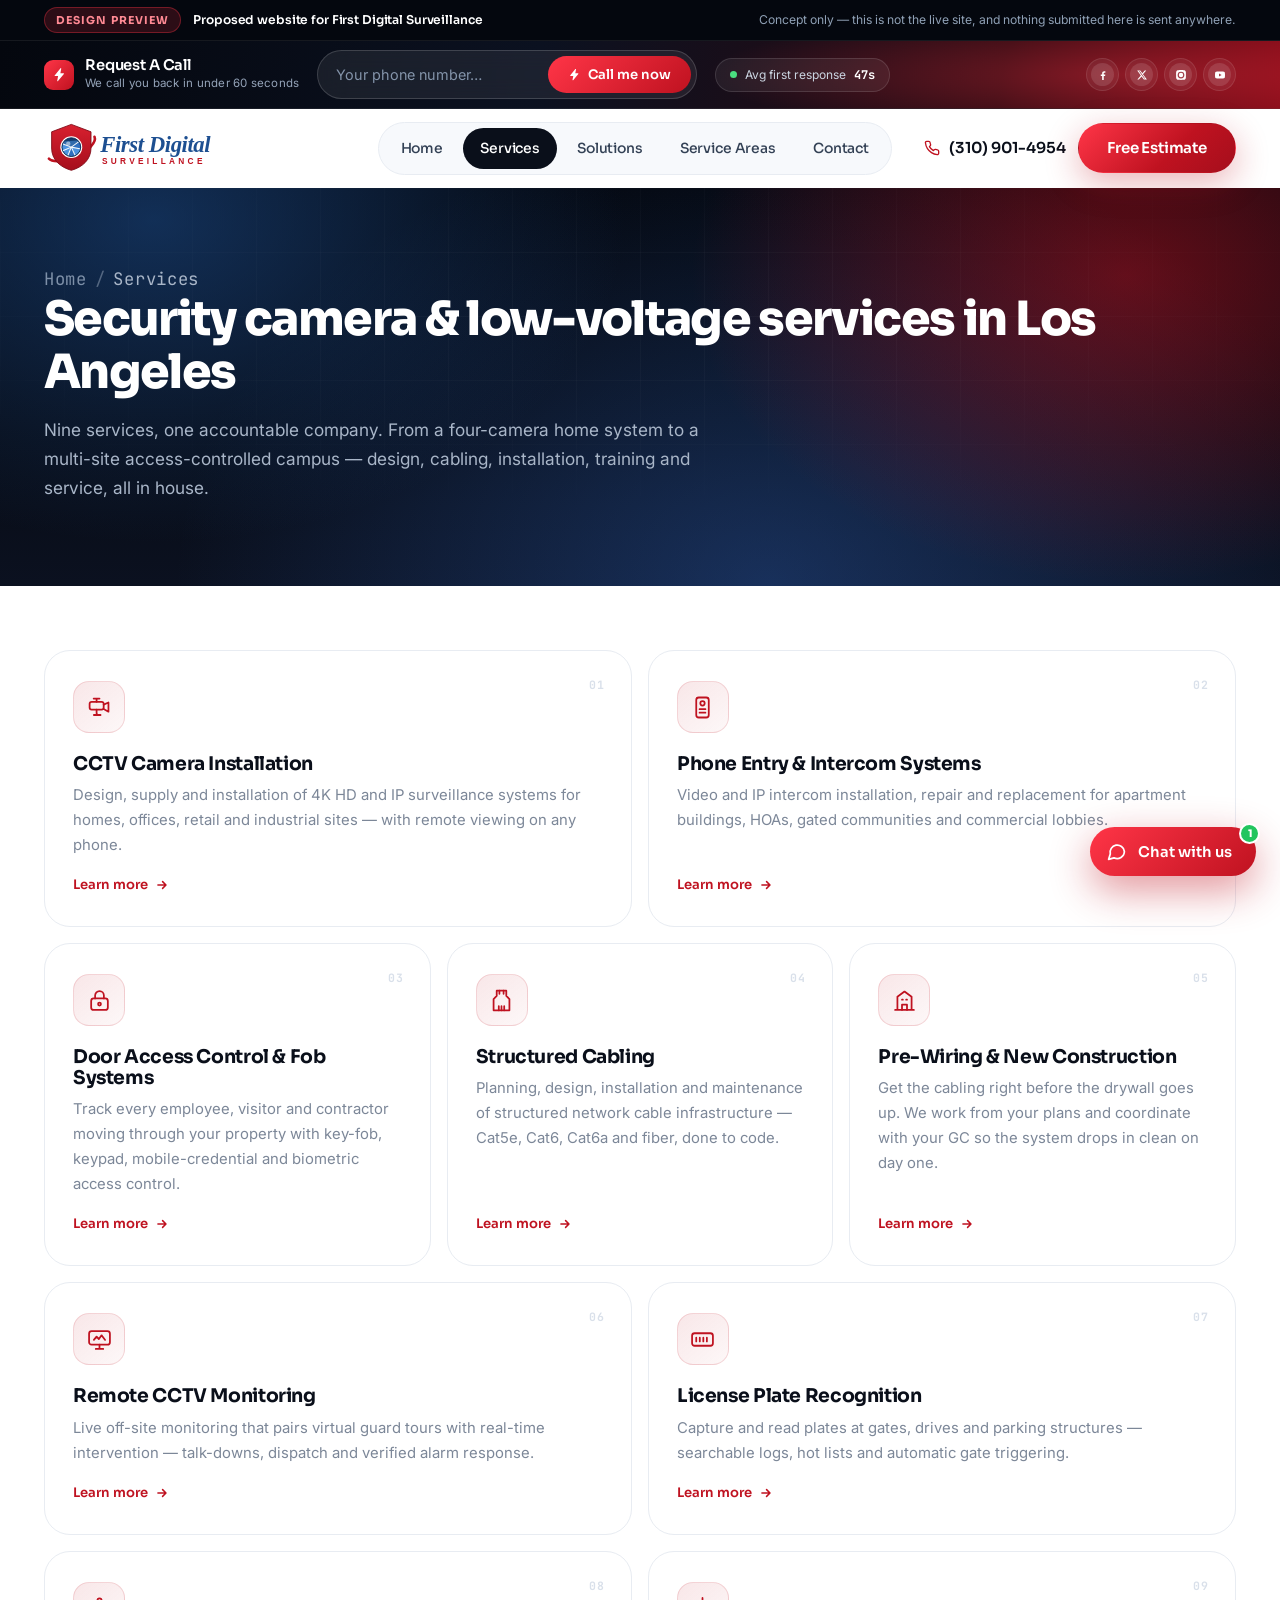
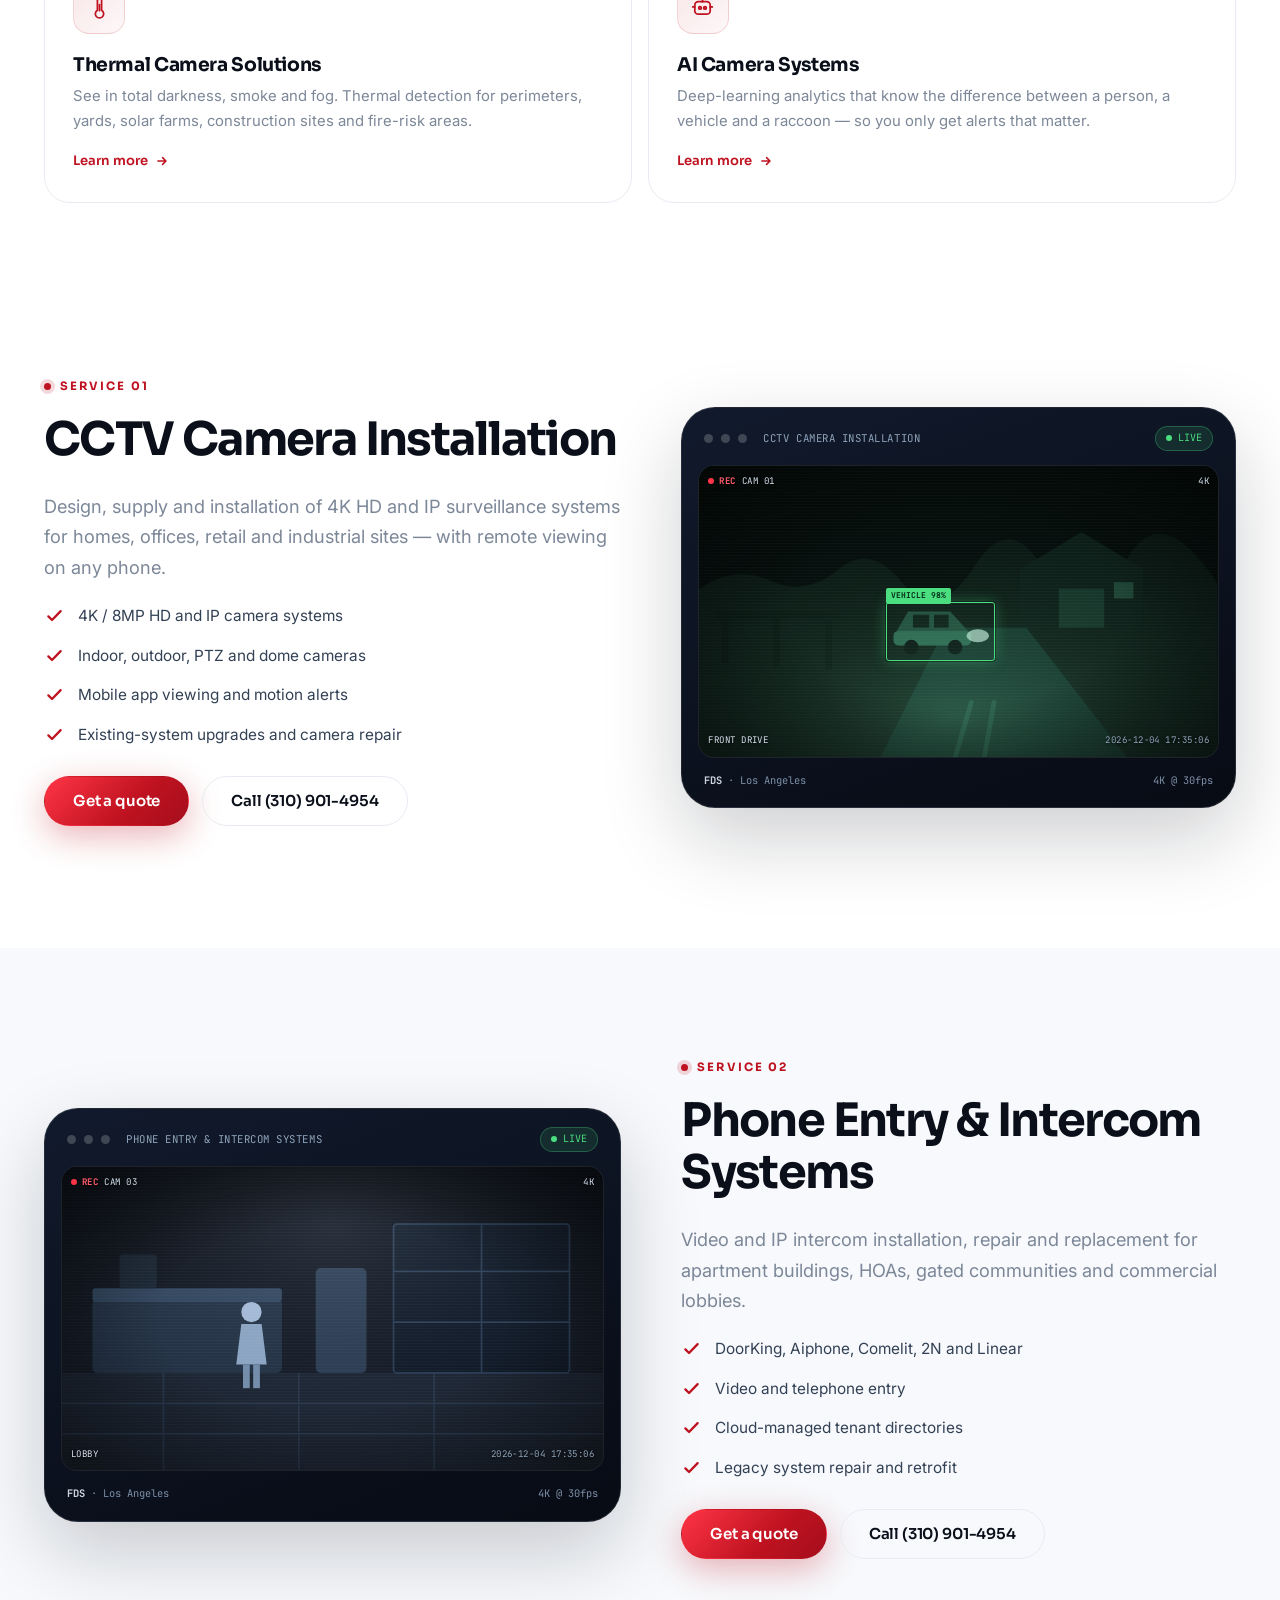
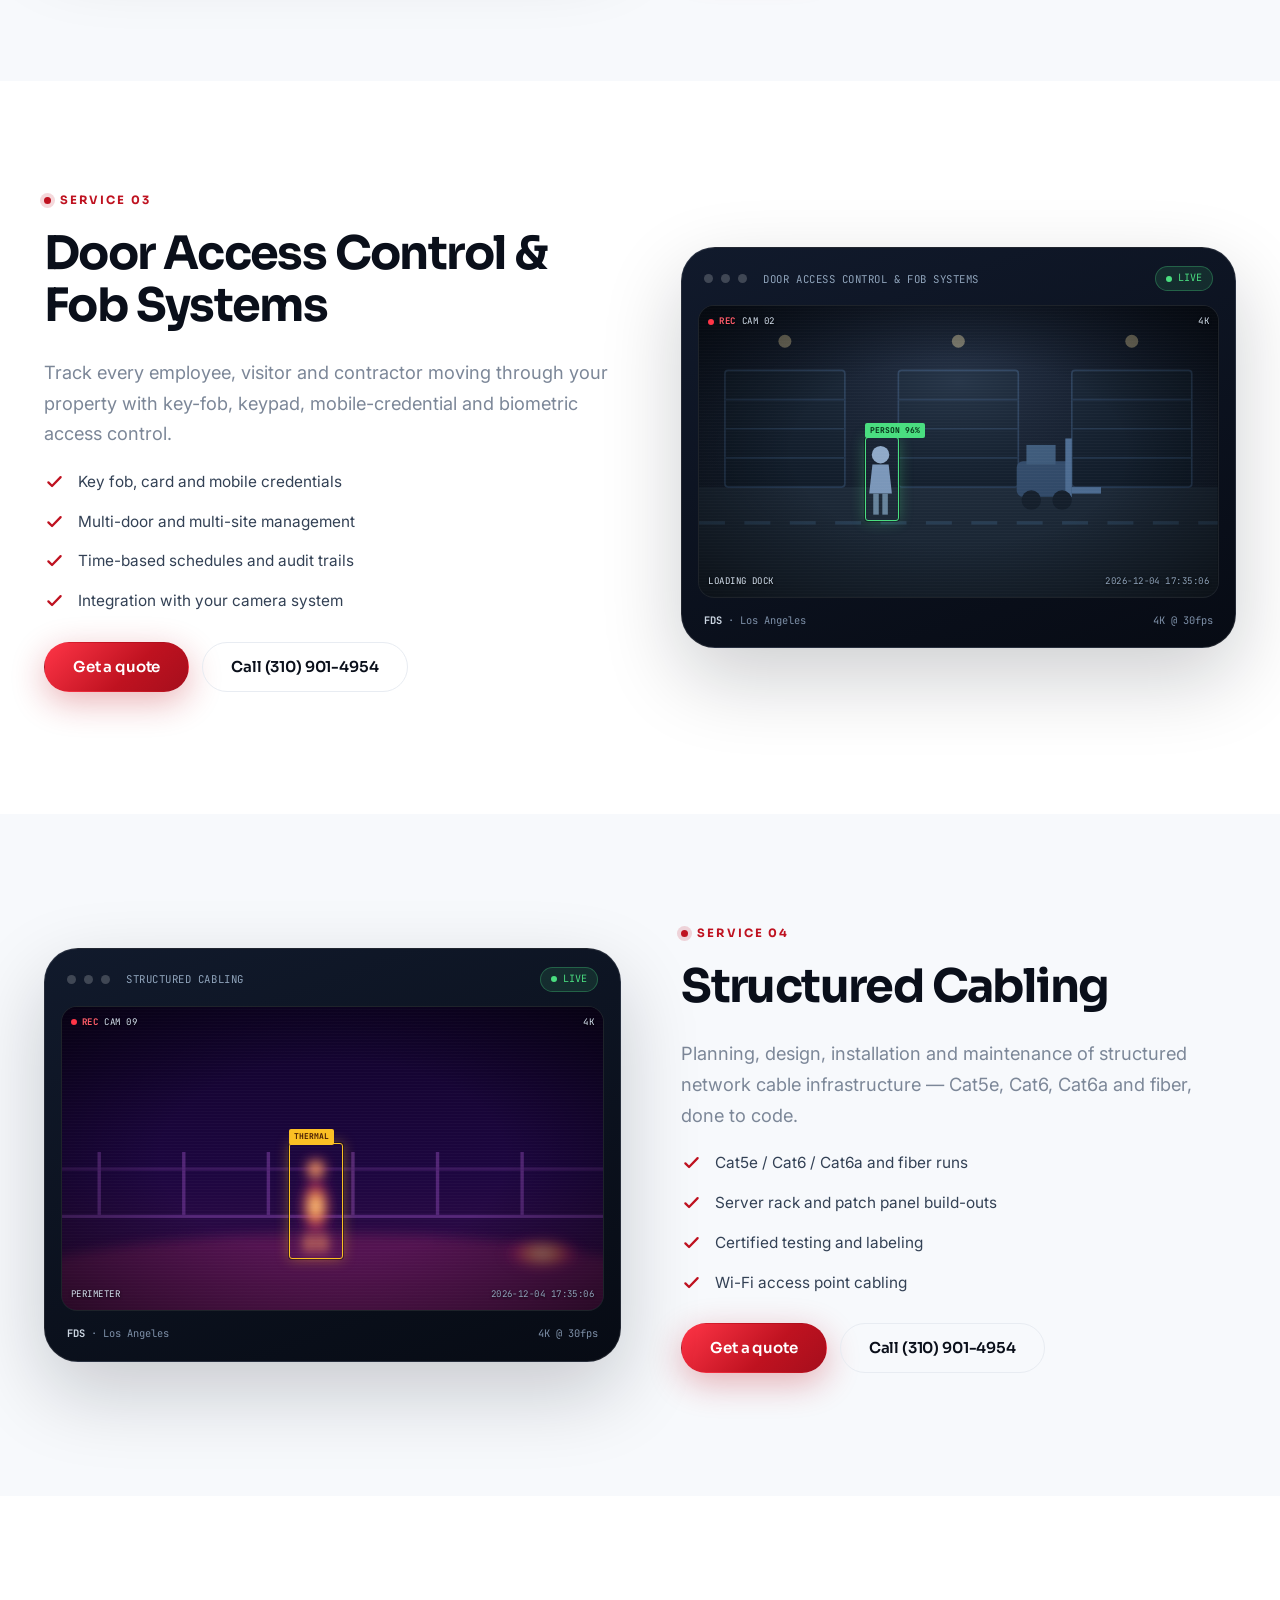
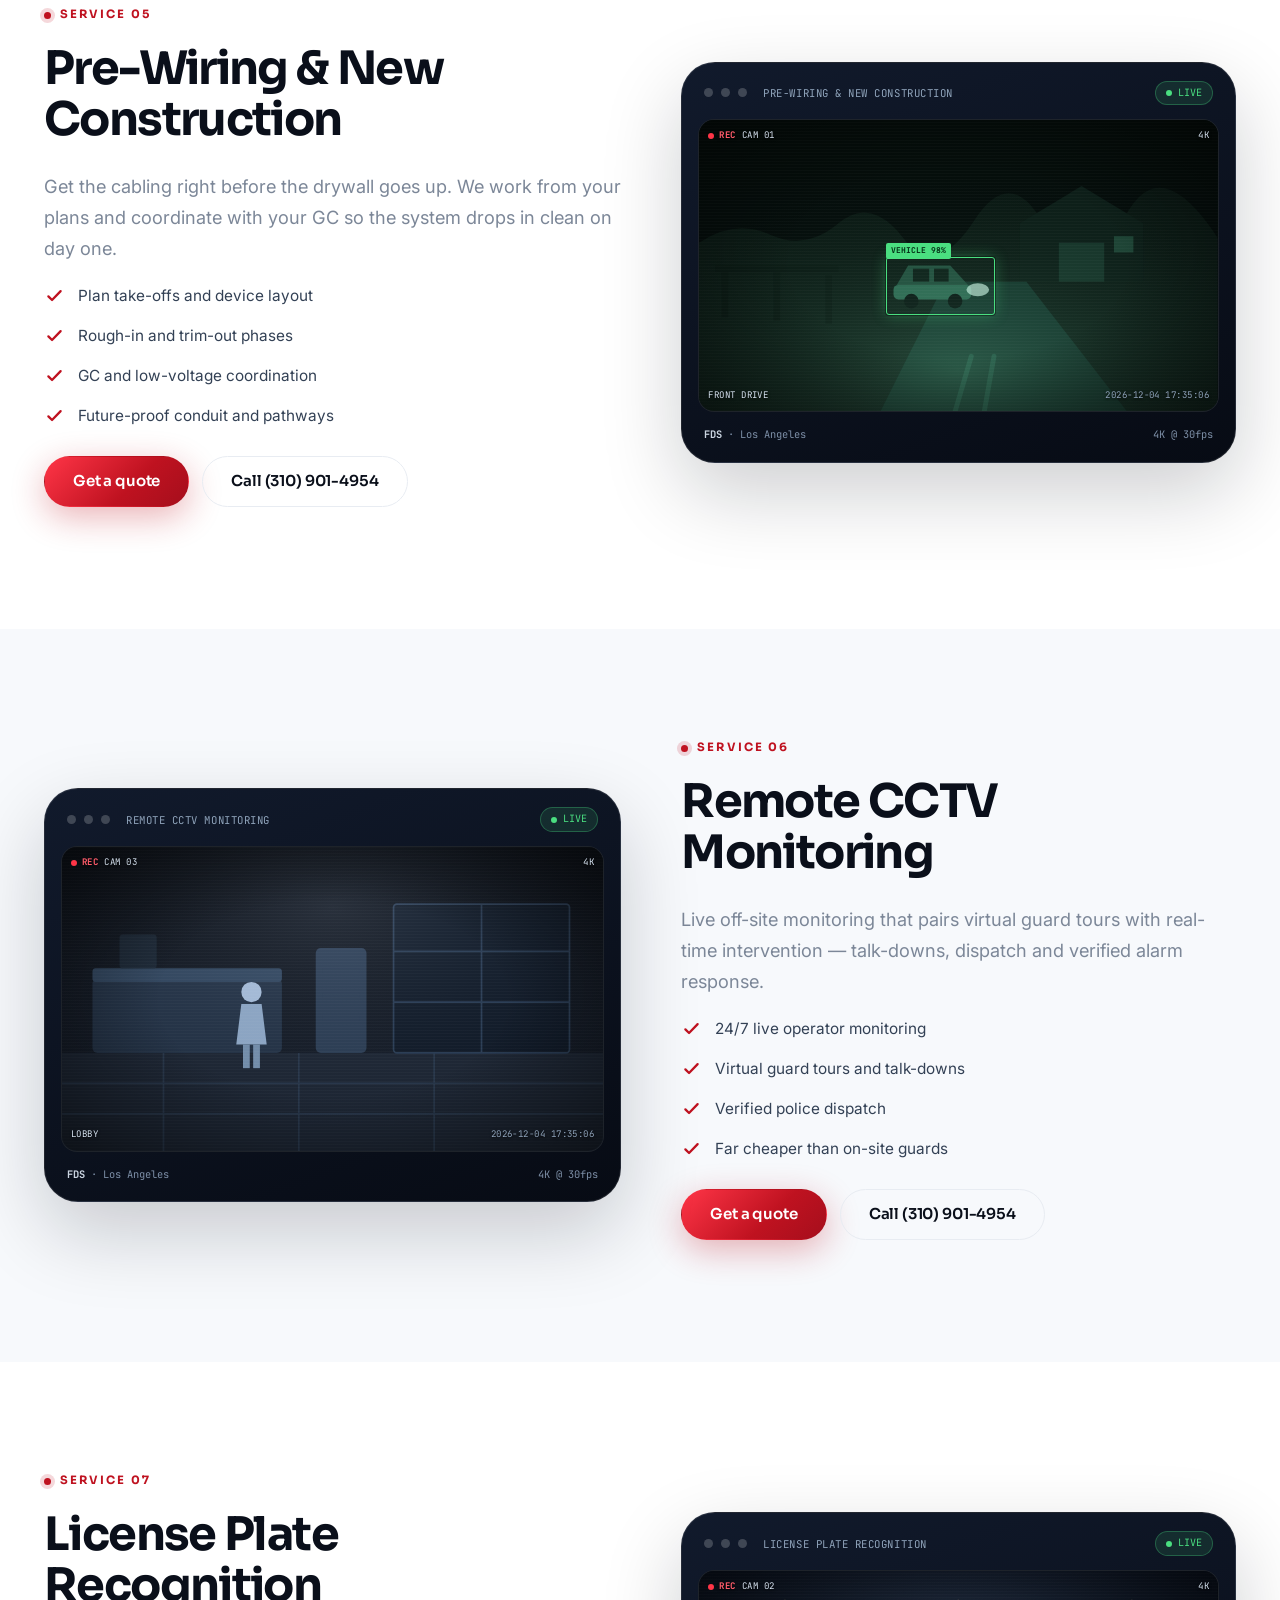
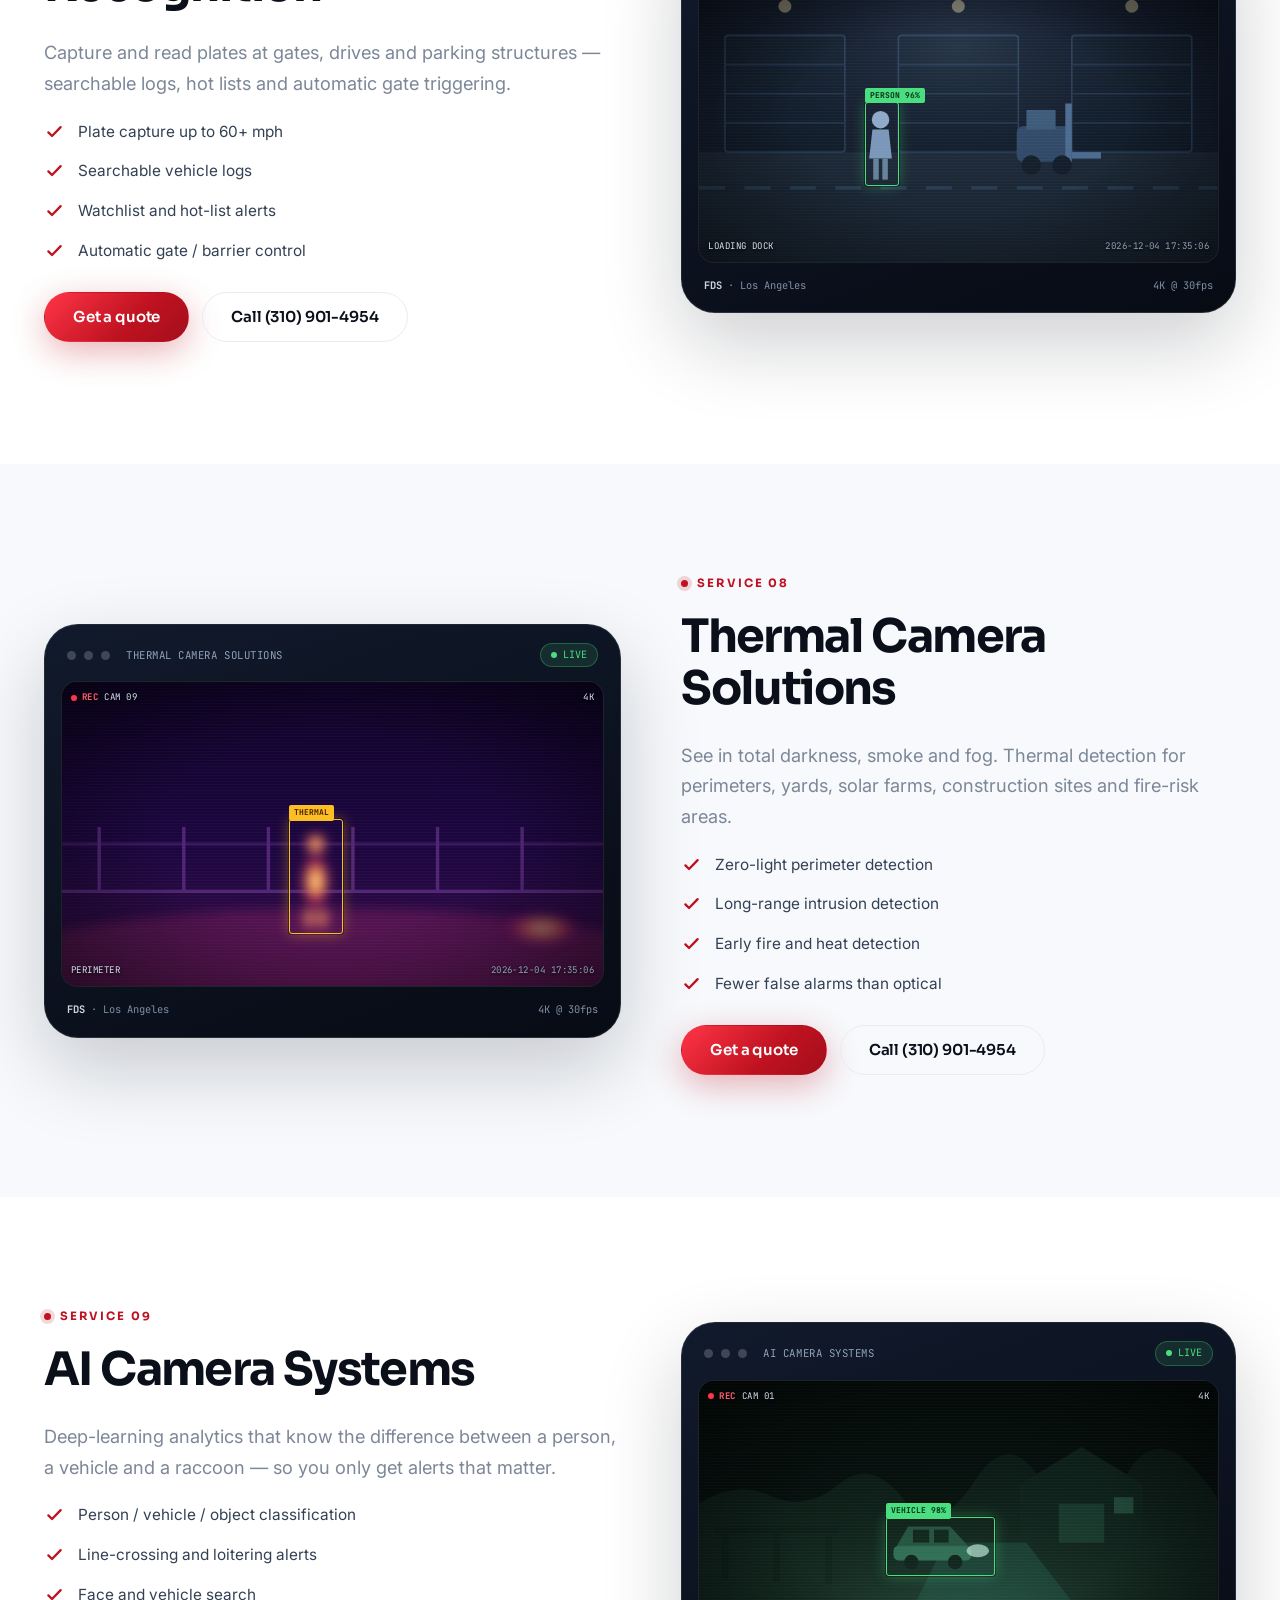
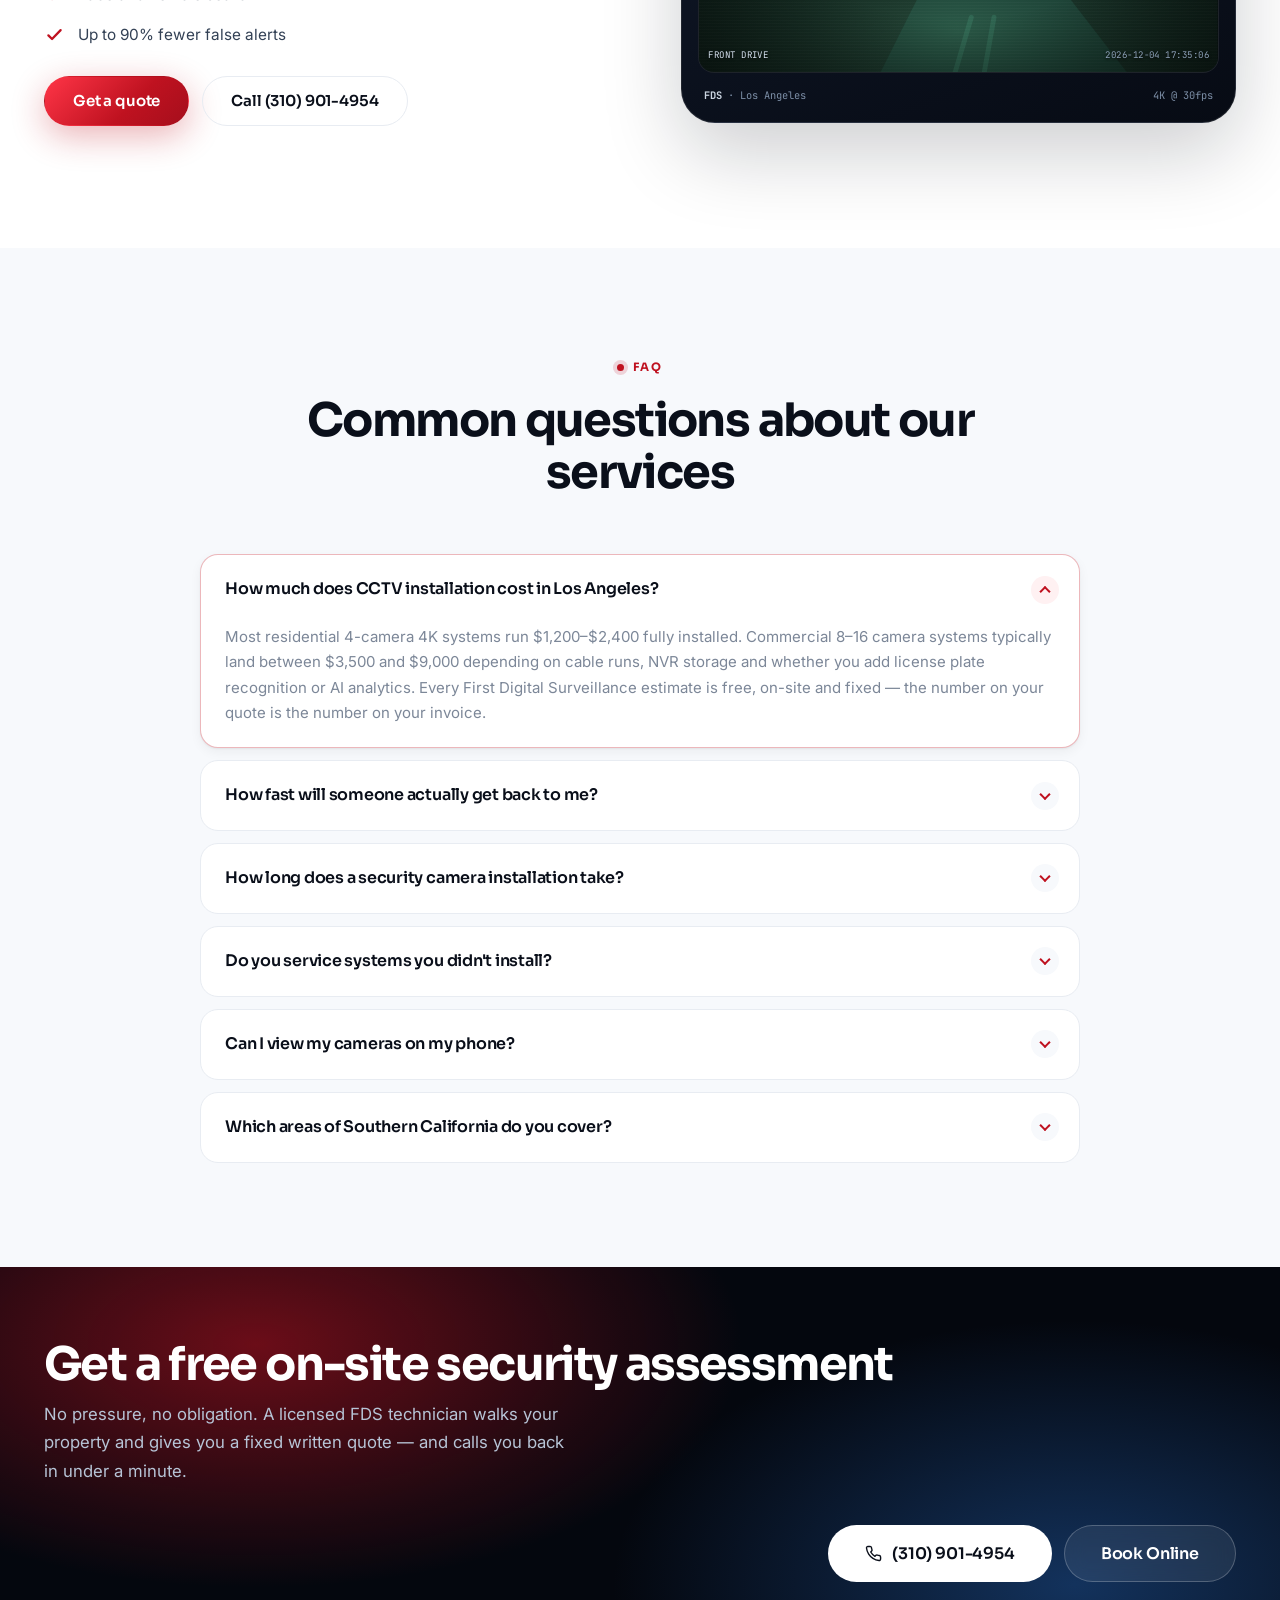
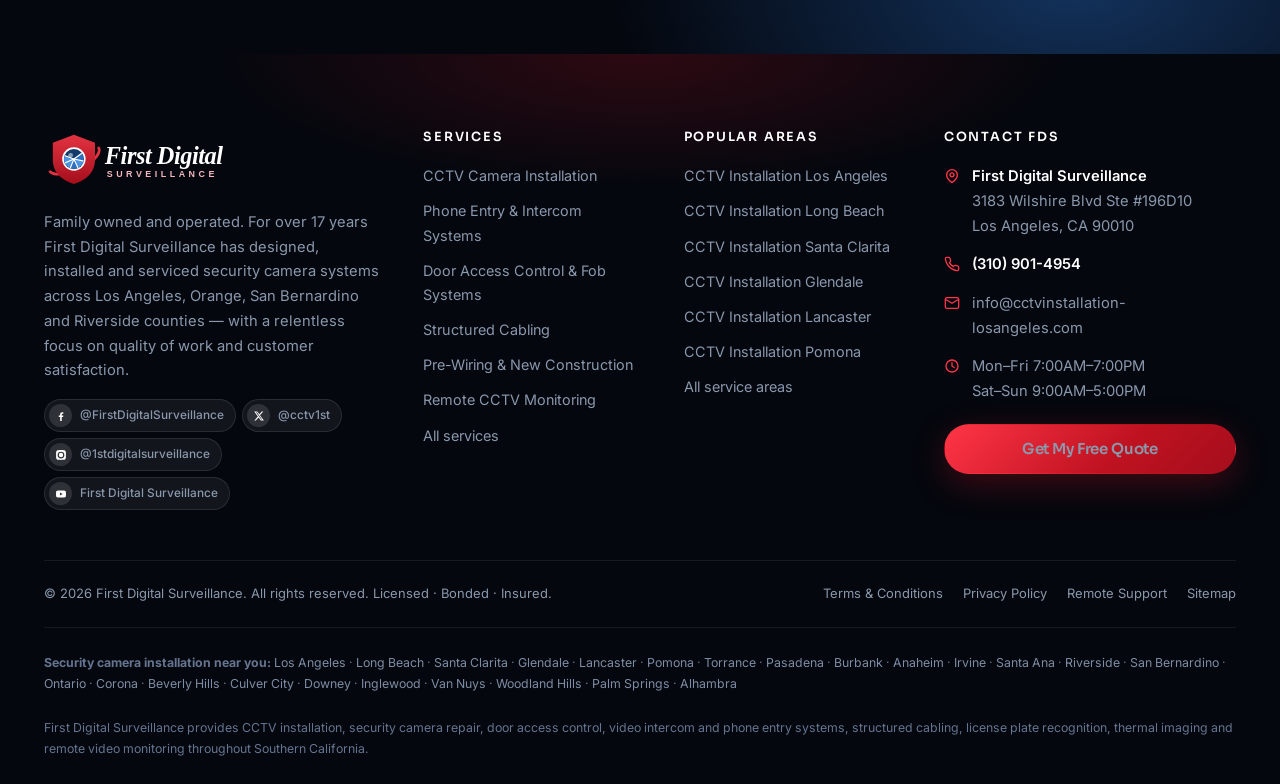
<file: services.html>
<!DOCTYPE html>
<html lang="en-US">
<head>
<meta charset="utf-8">
<meta name="viewport" content="width=device-width,initial-scale=1">
<title>Security Camera Installation Services Los Angeles | CCTV, AI, Access Control | FDS</title>
<meta name="description" content="CCTV installation, AI camera systems, door access control, video intercom, structured cabling, license plate recognition, thermal imaging and 24/7 remote monitoring across Los Angeles, Orange, San Bernardino & Riverside counties.">
<meta name="keywords" content="security camera installation services los angeles, cctv installation, ai security cameras, door access control los angeles, video intercom installation, structured cabling los angeles, license plate recognition, thermal cameras, remote video monitoring">
<meta name="robots" content="index,follow,max-image-preview:large,max-snippet:-1,max-video-preview:-1">
<meta name="author" content="First Digital Surveillance">
<meta name="geo.region" content="US-CA">
<meta name="geo.placename" content="Los Angeles">
<meta name="geo.position" content="34.0614;-118.3089">
<meta name="ICBM" content="34.0614, -118.3089">
<link rel="canonical" href="https://cctvinstallation-losangeles.com/services.html">
<link rel="icon" href="assets/img/favicon.svg" type="image/svg+xml">
<link rel="apple-touch-icon" href="assets/img/favicon.svg">

<meta property="og:type" content="website">
<meta property="og:site_name" content="First Digital Surveillance">
<meta property="og:locale" content="en_US">
<meta property="og:title" content="Security Camera Installation Services Los Angeles | CCTV, AI, Access Control | FDS">
<meta property="og:description" content="CCTV installation, AI camera systems, door access control, video intercom, structured cabling, license plate recognition, thermal imaging and 24/7 remote monitoring across Los Angeles, Orange, San Bernardino & Riverside counties.">
<meta property="og:url" content="https://cctvinstallation-losangeles.com/services.html">
<meta property="og:image" content="https://cctvinstallation-losangeles.com/assets/img/fds-logo.svg">
<meta name="twitter:card" content="summary_large_image">
<meta name="twitter:site" content="@cctv1st">
<meta name="twitter:title" content="Security Camera Installation Services Los Angeles | CCTV, AI, Access Control | FDS">
<meta name="twitter:description" content="CCTV installation, AI camera systems, door access control, video intercom, structured cabling, license plate recognition, thermal imaging and 24/7 remote monitoring across Los Angeles, Orange, San Bernardino & Riverside counties.">
<meta name="theme-color" content="#BF1220">

<link rel="preconnect" href="https://fonts.googleapis.com">
<link rel="preconnect" href="https://fonts.gstatic.com" crossorigin>
<link href="https://fonts.googleapis.com/css2?family=Sora:wght@400;500;600;700;800&family=Inter:wght@400;500;600;700&family=JetBrains+Mono:wght@400;700&display=swap" rel="stylesheet">
<link rel="stylesheet" href="assets/css/style.css?v=3">

<script type="application/ld+json">{"@context":"https://schema.org","@type":["SecuritySystemInstaller","LocalBusiness"],"@id":"https://cctvinstallation-losangeles.com/#business","name":"First Digital Surveillance","alternateName":"FDS Security Camera Installation Los Angeles","description":"Family-owned security camera installation company serving Los Angeles, Orange, San Bernardino and Riverside counties for over 17 years. CCTV, access control, intercom, structured cabling and 24/7 remote monitoring, with a 60-second callback promise.","url":"https://cctvinstallation-losangeles.com/","telephone":"(310) 901-4954","email":"info@cctvinstallation-losangeles.com","logo":"https://cctvinstallation-losangeles.com/assets/img/fds-logo.svg","image":"https://cctvinstallation-losangeles.com/assets/img/fds-logo.svg","priceRange":"$$","foundingDate":"2008","address":{"@type":"PostalAddress","streetAddress":"3183 Wilshire Blvd Ste #196D10","addressLocality":"Los Angeles","addressRegion":"CA","postalCode":"90010","addressCountry":"US"},"geo":{"@type":"GeoCoordinates","latitude":34.0614,"longitude":-118.3089},"openingHoursSpecification":[{"@type":"OpeningHoursSpecification","dayOfWeek":["Monday","Tuesday","Wednesday","Thursday","Friday"],"opens":"07:00","closes":"19:00"},{"@type":"OpeningHoursSpecification","dayOfWeek":["Saturday","Sunday"],"opens":"09:00","closes":"17:00"}],"areaServed":[{"@type":"City","name":"Los Angeles"},{"@type":"City","name":"Long Beach"},{"@type":"City","name":"Santa Clarita"},{"@type":"City","name":"Glendale"},{"@type":"City","name":"Lancaster"},{"@type":"City","name":"Pomona"},{"@type":"City","name":"Torrance"},{"@type":"City","name":"Pasadena"},{"@type":"City","name":"Burbank"},{"@type":"City","name":"Anaheim"},{"@type":"City","name":"Irvine"},{"@type":"City","name":"Santa Ana"},{"@type":"City","name":"Riverside"},{"@type":"City","name":"San Bernardino"},{"@type":"City","name":"Ontario"},{"@type":"City","name":"Corona"},{"@type":"City","name":"Beverly Hills"},{"@type":"City","name":"Culver City"},{"@type":"City","name":"Downey"},{"@type":"City","name":"Inglewood"},{"@type":"City","name":"Van Nuys"},{"@type":"City","name":"Woodland Hills"},{"@type":"City","name":"Palm Springs"},{"@type":"City","name":"Alhambra"}],"sameAs":["https://www.facebook.com/FirstDigitalSurveillance","https://twitter.com/cctv1st","https://www.instagram.com/1stdigitalsurveillance","https://www.youtube.com/channel/UC6HvUgXntaIqfOZk8hjzoPg"],"aggregateRating":{"@type":"AggregateRating","ratingValue":"4.9","reviewCount":"218","bestRating":"5"},"hasOfferCatalog":{"@type":"OfferCatalog","name":"Security Services","itemListElement":[{"@type":"Offer","itemOffered":{"@type":"Service","name":"CCTV Camera Installation"}},{"@type":"Offer","itemOffered":{"@type":"Service","name":"Phone Entry & Intercom Systems"}},{"@type":"Offer","itemOffered":{"@type":"Service","name":"Door Access Control & Fob Systems"}},{"@type":"Offer","itemOffered":{"@type":"Service","name":"Structured Cabling"}},{"@type":"Offer","itemOffered":{"@type":"Service","name":"Pre-Wiring & New Construction"}},{"@type":"Offer","itemOffered":{"@type":"Service","name":"Remote CCTV Monitoring"}},{"@type":"Offer","itemOffered":{"@type":"Service","name":"License Plate Recognition"}},{"@type":"Offer","itemOffered":{"@type":"Service","name":"Thermal Camera Solutions"}},{"@type":"Offer","itemOffered":{"@type":"Service","name":"AI Camera Systems"}}]}}</script>
<script type="application/ld+json">{"@context":"https://schema.org","@type":"BreadcrumbList","itemListElement":[{"@type":"ListItem","position":1,"name":"Home","item":"https://cctvinstallation-losangeles.com/"},{"@type":"ListItem","position":2,"name":"Services","item":"https://cctvinstallation-losangeles.com/services.html"}]}</script>
<script type="application/ld+json">{"@context":"https://schema.org","@type":"FAQPage","mainEntity":[{"@type":"Question","name":"How much does CCTV installation cost in Los Angeles?","acceptedAnswer":{"@type":"Answer","text":"Most residential 4-camera 4K systems run $1,200\u2013$2,400 fully installed. Commercial 8\u201316 camera systems typically land between $3,500 and $9,000 depending on cable runs, NVR storage and whether you add license plate recognition or AI analytics. Every First Digital Surveillance estimate is free, on-site and fixed \u2014 the number on your quote is the number on your invoice."}},{"@type":"Question","name":"How fast will someone actually get back to me?","acceptedAnswer":{"@type":"Answer","text":"Under 60 seconds during business hours. Every form, chat and callback request on this site fires an instant confirmation text and routes straight to the first available technician's phone. Our current average first response is 47 seconds \u2014 because the contractor who answers first almost always wins the job, and we would rather that be us."}},{"@type":"Question","name":"How long does a security camera installation take?","acceptedAnswer":{"@type":"Answer","text":"A typical 4\u20138 camera home installation is done in a single day. Commercial jobs with 16+ cameras, access control or new cabling usually run two to four days. We give you an exact schedule at the walkthrough, before any work starts."}},{"@type":"Question","name":"Do you service systems you didn't install?","acceptedAnswer":{"@type":"Answer","text":"Yes. We repair, upgrade and take over maintenance on most major brands \u2014 Hikvision, Dahua, Uniview, Lorex, Avigilon, Axis, Hanwha and more. In many cases we can reuse your existing cabling and simply upgrade the cameras and recorder."}},{"@type":"Question","name":"Can I view my cameras on my phone?","acceptedAnswer":{"@type":"Answer","text":"Every system we install includes free mobile and desktop viewing with live streaming, recorded playback, and push notifications for motion, person or vehicle detection. We set the app up on your phone and walk you through it before we leave."}},{"@type":"Question","name":"Which areas of Southern California do you cover?","acceptedAnswer":{"@type":"Answer","text":"All of Los Angeles County plus Orange County, San Bernardino County and Riverside County \u2014 including Long Beach, Santa Clarita, Glendale, Lancaster, Pomona, Torrance, Pasadena, Anaheim, Irvine, Riverside and Palm Springs."}},{"@type":"Question","name":"Are you licensed and insured?","acceptedAnswer":{"@type":"Answer","text":"Yes. First Digital Surveillance is a licensed, bonded and insured low-voltage contractor. We pull permits where required and every installation is performed by our own trained, background-checked technicians \u2014 never subcontracted out."}},{"@type":"Question","name":"How long is footage stored?","acceptedAnswer":{"@type":"Answer","text":"Standard systems store 14\u201330 days of continuous footage. We size storage to your needs, and 60, 90 or 120-day retention is available \u2014 as is cloud backup for critical cameras."}}]}</script>
<script type="application/ld+json">{"@context":"https://schema.org","@type":"Service","serviceType":"CCTV Camera Installation","name":"CCTV Camera Installation in Los Angeles","description":"Design, supply and installation of 4K HD and IP surveillance systems for homes, offices, retail and industrial sites \u2014 with remote viewing on any phone.","provider":{"@id":"https://cctvinstallation-losangeles.com/#business"},"areaServed":[{"@type":"City","name":"Los Angeles"},{"@type":"City","name":"Long Beach"},{"@type":"City","name":"Santa Clarita"},{"@type":"City","name":"Glendale"},{"@type":"City","name":"Lancaster"},{"@type":"City","name":"Pomona"},{"@type":"City","name":"Torrance"},{"@type":"City","name":"Pasadena"}]}</script>
<script type="application/ld+json">{"@context":"https://schema.org","@type":"Service","serviceType":"Phone Entry & Intercom Systems","name":"Phone Entry & Intercom Systems in Los Angeles","description":"Video and IP intercom installation, repair and replacement for apartment buildings, HOAs, gated communities and commercial lobbies.","provider":{"@id":"https://cctvinstallation-losangeles.com/#business"},"areaServed":[{"@type":"City","name":"Los Angeles"},{"@type":"City","name":"Long Beach"},{"@type":"City","name":"Santa Clarita"},{"@type":"City","name":"Glendale"},{"@type":"City","name":"Lancaster"},{"@type":"City","name":"Pomona"},{"@type":"City","name":"Torrance"},{"@type":"City","name":"Pasadena"}]}</script>
<script type="application/ld+json">{"@context":"https://schema.org","@type":"Service","serviceType":"Door Access Control & Fob Systems","name":"Door Access Control & Fob Systems in Los Angeles","description":"Track every employee, visitor and contractor moving through your property with key-fob, keypad, mobile-credential and biometric access control.","provider":{"@id":"https://cctvinstallation-losangeles.com/#business"},"areaServed":[{"@type":"City","name":"Los Angeles"},{"@type":"City","name":"Long Beach"},{"@type":"City","name":"Santa Clarita"},{"@type":"City","name":"Glendale"},{"@type":"City","name":"Lancaster"},{"@type":"City","name":"Pomona"},{"@type":"City","name":"Torrance"},{"@type":"City","name":"Pasadena"}]}</script>
<script type="application/ld+json">{"@context":"https://schema.org","@type":"Service","serviceType":"Structured Cabling","name":"Structured Cabling in Los Angeles","description":"Planning, design, installation and maintenance of structured network cable infrastructure \u2014 Cat5e, Cat6, Cat6a and fiber, done to code.","provider":{"@id":"https://cctvinstallation-losangeles.com/#business"},"areaServed":[{"@type":"City","name":"Los Angeles"},{"@type":"City","name":"Long Beach"},{"@type":"City","name":"Santa Clarita"},{"@type":"City","name":"Glendale"},{"@type":"City","name":"Lancaster"},{"@type":"City","name":"Pomona"},{"@type":"City","name":"Torrance"},{"@type":"City","name":"Pasadena"}]}</script>
<script type="application/ld+json">{"@context":"https://schema.org","@type":"Service","serviceType":"Pre-Wiring & New Construction","name":"Pre-Wiring & New Construction in Los Angeles","description":"Get the cabling right before the drywall goes up. We work from your plans and coordinate with your GC so the system drops in clean on day one.","provider":{"@id":"https://cctvinstallation-losangeles.com/#business"},"areaServed":[{"@type":"City","name":"Los Angeles"},{"@type":"City","name":"Long Beach"},{"@type":"City","name":"Santa Clarita"},{"@type":"City","name":"Glendale"},{"@type":"City","name":"Lancaster"},{"@type":"City","name":"Pomona"},{"@type":"City","name":"Torrance"},{"@type":"City","name":"Pasadena"}]}</script>
<script type="application/ld+json">{"@context":"https://schema.org","@type":"Service","serviceType":"Remote CCTV Monitoring","name":"Remote CCTV Monitoring in Los Angeles","description":"Live off-site monitoring that pairs virtual guard tours with real-time intervention \u2014 talk-downs, dispatch and verified alarm response.","provider":{"@id":"https://cctvinstallation-losangeles.com/#business"},"areaServed":[{"@type":"City","name":"Los Angeles"},{"@type":"City","name":"Long Beach"},{"@type":"City","name":"Santa Clarita"},{"@type":"City","name":"Glendale"},{"@type":"City","name":"Lancaster"},{"@type":"City","name":"Pomona"},{"@type":"City","name":"Torrance"},{"@type":"City","name":"Pasadena"}]}</script>
<script type="application/ld+json">{"@context":"https://schema.org","@type":"Service","serviceType":"License Plate Recognition","name":"License Plate Recognition in Los Angeles","description":"Capture and read plates at gates, drives and parking structures \u2014 searchable logs, hot lists and automatic gate triggering.","provider":{"@id":"https://cctvinstallation-losangeles.com/#business"},"areaServed":[{"@type":"City","name":"Los Angeles"},{"@type":"City","name":"Long Beach"},{"@type":"City","name":"Santa Clarita"},{"@type":"City","name":"Glendale"},{"@type":"City","name":"Lancaster"},{"@type":"City","name":"Pomona"},{"@type":"City","name":"Torrance"},{"@type":"City","name":"Pasadena"}]}</script>
<script type="application/ld+json">{"@context":"https://schema.org","@type":"Service","serviceType":"Thermal Camera Solutions","name":"Thermal Camera Solutions in Los Angeles","description":"See in total darkness, smoke and fog. Thermal detection for perimeters, yards, solar farms, construction sites and fire-risk areas.","provider":{"@id":"https://cctvinstallation-losangeles.com/#business"},"areaServed":[{"@type":"City","name":"Los Angeles"},{"@type":"City","name":"Long Beach"},{"@type":"City","name":"Santa Clarita"},{"@type":"City","name":"Glendale"},{"@type":"City","name":"Lancaster"},{"@type":"City","name":"Pomona"},{"@type":"City","name":"Torrance"},{"@type":"City","name":"Pasadena"}]}</script>
<script type="application/ld+json">{"@context":"https://schema.org","@type":"Service","serviceType":"AI Camera Systems","name":"AI Camera Systems in Los Angeles","description":"Deep-learning analytics that know the difference between a person, a vehicle and a raccoon \u2014 so you only get alerts that matter.","provider":{"@id":"https://cctvinstallation-losangeles.com/#business"},"areaServed":[{"@type":"City","name":"Los Angeles"},{"@type":"City","name":"Long Beach"},{"@type":"City","name":"Santa Clarita"},{"@type":"City","name":"Glendale"},{"@type":"City","name":"Lancaster"},{"@type":"City","name":"Pomona"},{"@type":"City","name":"Torrance"},{"@type":"City","name":"Pasadena"}]}</script>
<!-- Analytics + CRM routing configured in assets/js/fds.js -->
</head>
<body>
<a class="sr-only" href="#main">Skip to content</a>

<div class="demoband">
  <div class="container">
    <span class="tag">DESIGN PREVIEW</span>
    <b>Proposed website for First Digital Surveillance</b>
    <span>Concept only &mdash; this is not the live site, and nothing submitted here is sent anywhere.</span>
  </div>
</div>

<!-- ===== SPEED TO LEAD callback bar (replaces the old "Request A Call" strip) ===== -->
<div class="speedbar">
  <div class="container">
    <div class="speedbar__pitch">
      <span class="bolt"><svg viewBox="0 0 24 24" fill="currentColor"><path d="M13.6 2 4.2 13.4a.7.7 0 0 0 .54 1.15h5.02l-1.4 7.3a.7.7 0 0 0 1.23.57l9.4-11.4a.7.7 0 0 0-.54-1.15h-5.02l1.4-7.3A.7.7 0 0 0 13.6 2z"/></svg></span>
      <span><b>Request A Call</b><small>We call you back in under <span data-cbsec>60</span> seconds</small></span>
    </div>

    <div class="callback">
      <form class="callback__form" data-lead-form="Speed to Lead — header callback" autocomplete="on">
        <label class="sr-only" for="cb-services">Your phone number</label>
        <input id="cb-services" type="tel" name="phone" placeholder="Your phone number…" required>
        <button type="submit"><svg viewBox="0 0 24 24" fill="currentColor"><path d="M13.6 2 4.2 13.4a.7.7 0 0 0 .54 1.15h5.02l-1.4 7.3a.7.7 0 0 0 1.23.57l9.4-11.4a.7.7 0 0 0-.54-1.15h-5.02l1.4-7.3A.7.7 0 0 0 13.6 2z"/></svg> Call me now</button>
      </form>
      <div class="callback__live" role="status" aria-live="polite">
        <span class="ring">
          <svg viewBox="0 0 36 36"><circle class="bg" cx="18" cy="18" r="15"/><circle class="fg" cx="18" cy="18" r="15"/></svg>
          <b>60</b>
        </span>
        <span><b class="cb-label">Request received</b><small>Speed-to-lead sequence running…</small></span>
      </div>
    </div>

    <span class="livestat"><i></i>Avg first response <b data-avg>47s</b></span>
    <div class="socials "><a class="social" href="https://www.facebook.com/FirstDigitalSurveillance" target="_blank" rel="noopener" aria-label="Facebook: @FirstDigitalSurveillance" title="Facebook — @FirstDigitalSurveillance"><span class="social__ico"><svg viewBox="0 0 24 24"><path d="M13.5 22v-8h2.7l.4-3.1h-3.1V8.9c0-.9.25-1.5 1.55-1.5h1.65V4.6A22 22 0 0 0 14.3 4.5c-2.4 0-4 1.45-4 4.1v2.3H7.6V14h2.7v8z"/></svg></span><span class="social__handle">@FirstDigitalSurveillance</span></a><a class="social" href="https://twitter.com/cctv1st" target="_blank" rel="noopener" aria-label="X (Twitter): @cctv1st" title="X (Twitter) — @cctv1st"><span class="social__ico"><svg viewBox="0 0 24 24"><path d="M17.5 3h3l-6.6 7.5L21.8 21h-6l-4.7-6.1L5.7 21h-3l7-8L2.4 3h6.1l4.2 5.6zm-1 16h1.7L7.6 4.7H5.8z"/></svg></span><span class="social__handle">@cctv1st</span></a><a class="social" href="https://www.instagram.com/1stdigitalsurveillance" target="_blank" rel="noopener" aria-label="Instagram: @1stdigitalsurveillance" title="Instagram — @1stdigitalsurveillance"><span class="social__ico"><svg viewBox="0 0 24 24"><path d="M12 2.2c3.2 0 3.6 0 4.85.07 1.17.05 1.8.25 2.23.41.56.22.96.48 1.38.9s.68.82.9 1.38c.16.42.36 1.06.41 2.23.06 1.25.07 1.63.07 4.81s0 3.56-.07 4.81c-.05 1.17-.25 1.8-.41 2.23-.22.56-.48.96-.9 1.38s-.82.68-1.38.9c-.42.16-1.06.36-2.23.41-1.25.06-1.63.07-4.85.07s-3.6 0-4.85-.07c-1.17-.05-1.8-.25-2.23-.41-.56-.22-.96-.48-1.38-.9s-.68-.82-.9-1.38c-.16-.42-.36-1.06-.41-2.23C2.2 15.56 2.2 15.18 2.2 12s0-3.56.07-4.81c.05-1.17.25-1.8.41-2.23.22-.56.48-.96.9-1.38s.82-.68 1.38-.9c.42-.16 1.06-.36 2.23-.41C8.44 2.2 8.82 2.2 12 2.2zm0 3.05A6.75 6.75 0 1 0 18.75 12 6.75 6.75 0 0 0 12 5.25zm0 11.13A4.38 4.38 0 1 1 16.38 12 4.38 4.38 0 0 1 12 16.38zm6.99-11.4a1.58 1.58 0 1 1-1.58-1.57 1.58 1.58 0 0 1 1.58 1.57z"/></svg></span><span class="social__handle">@1stdigitalsurveillance</span></a><a class="social" href="https://www.youtube.com/channel/UC6HvUgXntaIqfOZk8hjzoPg" target="_blank" rel="noopener" aria-label="YouTube: First Digital Surveillance" title="YouTube — First Digital Surveillance"><span class="social__ico"><svg viewBox="0 0 24 24"><path d="M21.6 7.2a2.5 2.5 0 0 0-1.76-1.77C18.25 5 12 5 12 5s-6.25 0-7.84.43A2.5 2.5 0 0 0 2.4 7.2 26 26 0 0 0 2 12a26 26 0 0 0 .4 4.8 2.5 2.5 0 0 0 1.76 1.77C5.75 19 12 19 12 19s6.25 0 7.84-.43a2.5 2.5 0 0 0 1.76-1.77A26 26 0 0 0 22 12a26 26 0 0 0-.4-4.8zM10 15.2V8.8l5.2 3.2z"/></svg></span><span class="social__handle">First Digital Surveillance</span></a></div>
  </div>
</div>

<header class="header">
  <div class="container">
    <a class="brand" href="index.html" aria-label="First Digital Surveillance home">
      <img src="assets/img/fds-logo.svg" width="206" height="56"
           alt="First Digital Surveillance — CCTV installation Los Angeles">
    </a>
    <button class="burger" aria-label="Open menu" aria-expanded="false"><span></span></button>
    <nav class="nav" aria-label="Main"><a href="index.html">Home</a><a href="services.html" class=is-active>Services</a><a href="solutions.html">Solutions</a><a href="service-areas.html">Service Areas</a><a href="contact.html">Contact</a></nav>
    <div class="header__cta">
      <a class="header__phone" href="tel:+13109014954"><svg viewBox="0 0 24 24" fill="none" stroke="currentColor" stroke-width="2" stroke-linecap="round" stroke-linejoin="round"><path d="M22 16.92v3a2 2 0 0 1-2.18 2 19.79 19.79 0 0 1-8.63-3.07 19.5 19.5 0 0 1-6-6 19.79 19.79 0 0 1-3.07-8.67A2 2 0 0 1 4.11 2h3a2 2 0 0 1 2 1.72c.13.96.36 1.9.7 2.81a2 2 0 0 1-.45 2.11L8.09 9.91a16 16 0 0 0 6 6l1.27-1.27a2 2 0 0 1 2.11-.45c.9.34 1.85.57 2.81.7A2 2 0 0 1 22 16.92z"/></svg><span data-phone>(310) 901-4954</span></a>
      <a class="btn btn--red" href="contact.html">Free Estimate</a>
    </div>
  </div>
</header>
<main id="main">

<section class="pagehero">
  <div class="hero__mesh"></div><div class="hero__grid"></div>
  <div class="container">
    <p class="crumbs"><a href="index.html">Home</a><span>/</span>Services</p>
    <h1>Security camera &amp; low-voltage services in Los Angeles</h1>
    <p>Nine services, one accountable company. From a four-camera home system to a multi-site access-controlled
    campus — design, cabling, installation, training and service, all in house.</p>
  </div>
</section>

<section class="section section--tight">
  <div class="container"><div class="bento"><article class="bcard bcard--wide" data-reveal>
  <span class="bcard__n">01</span>
  <div class="bcard__ico"><svg viewBox="0 0 24 24" fill="none" stroke="currentColor" stroke-width="1.7" stroke-linecap="round" stroke-linejoin="round"><rect x="2.5" y="6.5" width="13.5" height="7.5" rx="2"/><path d="m16 9.2 4.6-2v8.8L16 13.4"/><path d="M9.2 14v3.2a2 2 0 0 0 2 2H13"/><path d="M6.6 19.2h5.2"/><path d="M9.2 6.5V3.4M6.4 3.4h5.6"/></svg></div>
  <h3>CCTV Camera Installation</h3><p>Design, supply and installation of 4K HD and IP surveillance systems for homes, offices, retail and industrial sites — with remote viewing on any phone.</p>
  <a class="bcard__link" href="services.html#cctv-camera-installation">Learn more <svg viewBox="0 0 24 24" fill="none" stroke="currentColor" stroke-width="2.6" stroke-linecap="round" stroke-linejoin="round"><path d="M5 12h13M13 6.2 18.8 12 13 17.8"/></svg></a>
</article><article class="bcard bcard--wide" data-reveal>
  <span class="bcard__n">02</span>
  <div class="bcard__ico"><svg viewBox="0 0 24 24" fill="none" stroke="currentColor" stroke-width="1.7" stroke-linecap="round" stroke-linejoin="round"><rect x="6" y="2.4" width="12" height="19.2" rx="2.4"/><circle cx="12" cy="8" r="2.1"/><path d="M9.2 13.6h5.6M9.2 17h5.6"/></svg></div>
  <h3>Phone Entry &amp; Intercom Systems</h3><p>Video and IP intercom installation, repair and replacement for apartment buildings, HOAs, gated communities and commercial lobbies.</p>
  <a class="bcard__link" href="services.html#phone-entry-intercom">Learn more <svg viewBox="0 0 24 24" fill="none" stroke="currentColor" stroke-width="2.6" stroke-linecap="round" stroke-linejoin="round"><path d="M5 12h13M13 6.2 18.8 12 13 17.8"/></svg></a>
</article><article class="bcard" data-reveal>
  <span class="bcard__n">03</span>
  <div class="bcard__ico"><svg viewBox="0 0 24 24" fill="none" stroke="currentColor" stroke-width="1.7" stroke-linecap="round" stroke-linejoin="round"><rect x="4" y="10" width="16" height="11" rx="2.4"/><path d="M7.8 10V7.2a4.2 4.2 0 0 1 8.4 0V10"/><circle cx="12" cy="15.4" r="1.4"/></svg></div>
  <h3>Door Access Control &amp; Fob Systems</h3><p>Track every employee, visitor and contractor moving through your property with key-fob, keypad, mobile-credential and biometric access control.</p>
  <a class="bcard__link" href="services.html#door-access-control">Learn more <svg viewBox="0 0 24 24" fill="none" stroke="currentColor" stroke-width="2.6" stroke-linecap="round" stroke-linejoin="round"><path d="M5 12h13M13 6.2 18.8 12 13 17.8"/></svg></a>
</article><article class="bcard" data-reveal>
  <span class="bcard__n">04</span>
  <div class="bcard__ico"><svg viewBox="0 0 24 24" fill="none" stroke="currentColor" stroke-width="1.7" stroke-linecap="round" stroke-linejoin="round"><path d="M7.4 2.6h9.2v5l3 3v10.8H4.4V10.6l3-3z"/><path d="M9.4 21.4v-4M12 21.4v-4M14.6 21.4v-4"/><path d="M10 2.6v3M14 2.6v3"/></svg></div>
  <h3>Structured Cabling</h3><p>Planning, design, installation and maintenance of structured network cable infrastructure — Cat5e, Cat6, Cat6a and fiber, done to code.</p>
  <a class="bcard__link" href="services.html#structured-cabling">Learn more <svg viewBox="0 0 24 24" fill="none" stroke="currentColor" stroke-width="2.6" stroke-linecap="round" stroke-linejoin="round"><path d="M5 12h13M13 6.2 18.8 12 13 17.8"/></svg></a>
</article><article class="bcard" data-reveal>
  <span class="bcard__n">05</span>
  <div class="bcard__ico"><svg viewBox="0 0 24 24" fill="none" stroke="currentColor" stroke-width="1.7" stroke-linecap="round" stroke-linejoin="round"><path d="M3 21h18M5.2 21V8.4L12 3.4l6.8 5V21"/><path d="M9.6 21v-5h4.8v5"/><path d="M9.6 11.2h.8M13.6 11.2h.8"/></svg></div>
  <h3>Pre-Wiring &amp; New Construction</h3><p>Get the cabling right before the drywall goes up. We work from your plans and coordinate with your GC so the system drops in clean on day one.</p>
  <a class="bcard__link" href="services.html#prewire-new-construction">Learn more <svg viewBox="0 0 24 24" fill="none" stroke="currentColor" stroke-width="2.6" stroke-linecap="round" stroke-linejoin="round"><path d="M5 12h13M13 6.2 18.8 12 13 17.8"/></svg></a>
</article><article class="bcard bcard--wide" data-reveal>
  <span class="bcard__n">06</span>
  <div class="bcard__ico"><svg viewBox="0 0 24 24" fill="none" stroke="currentColor" stroke-width="1.7" stroke-linecap="round" stroke-linejoin="round"><rect x="2" y="4" width="20" height="13" rx="2.4"/><path d="M8.4 21h7.2M12 17v4"/><path d="m6.6 12.4 2.6-3.2 2.2 2.4 2.6-3.6 3.4 4.4"/></svg></div>
  <h3>Remote CCTV Monitoring</h3><p>Live off-site monitoring that pairs virtual guard tours with real-time intervention — talk-downs, dispatch and verified alarm response.</p>
  <a class="bcard__link" href="services.html#remote-cctv-monitoring">Learn more <svg viewBox="0 0 24 24" fill="none" stroke="currentColor" stroke-width="2.6" stroke-linecap="round" stroke-linejoin="round"><path d="M5 12h13M13 6.2 18.8 12 13 17.8"/></svg></a>
</article><article class="bcard bcard--wide" data-reveal>
  <span class="bcard__n">07</span>
  <div class="bcard__ico"><svg viewBox="0 0 24 24" fill="none" stroke="currentColor" stroke-width="1.7" stroke-linecap="round" stroke-linejoin="round"><rect x="2" y="6" width="20" height="12" rx="2.4"/><path d="M6 10.2v3.6M9.4 10.2v3.6M12.8 10.2v3.6M16.2 10.2v3.6"/></svg></div>
  <h3>License Plate Recognition</h3><p>Capture and read plates at gates, drives and parking structures — searchable logs, hot lists and automatic gate triggering.</p>
  <a class="bcard__link" href="services.html#license-plate-recognition">Learn more <svg viewBox="0 0 24 24" fill="none" stroke="currentColor" stroke-width="2.6" stroke-linecap="round" stroke-linejoin="round"><path d="M5 12h13M13 6.2 18.8 12 13 17.8"/></svg></a>
</article><article class="bcard bcard--wide" data-reveal>
  <span class="bcard__n">08</span>
  <div class="bcard__ico"><svg viewBox="0 0 24 24" fill="none" stroke="currentColor" stroke-width="1.7" stroke-linecap="round" stroke-linejoin="round"><path d="M14 14.6V5.2a2 2 0 0 0-4 0v9.4a4 4 0 1 0 4 0z"/><path d="M12 9.2v5.8"/></svg></div>
  <h3>Thermal Camera Solutions</h3><p>See in total darkness, smoke and fog. Thermal detection for perimeters, yards, solar farms, construction sites and fire-risk areas.</p>
  <a class="bcard__link" href="services.html#thermal-cameras">Learn more <svg viewBox="0 0 24 24" fill="none" stroke="currentColor" stroke-width="2.6" stroke-linecap="round" stroke-linejoin="round"><path d="M5 12h13M13 6.2 18.8 12 13 17.8"/></svg></a>
</article><article class="bcard bcard--wide" data-reveal>
  <span class="bcard__n">09</span>
  <div class="bcard__ico"><svg viewBox="0 0 24 24" fill="none" stroke="currentColor" stroke-width="1.7" stroke-linecap="round" stroke-linejoin="round"><rect x="4.6" y="6.4" width="14.8" height="12" rx="3.4"/><circle cx="9.6" cy="12.4" r="1.25"/><circle cx="14.4" cy="12.4" r="1.25"/><path d="M12 2.8v3.6M2.6 11.4h2M19.4 11.4h2"/></svg></div>
  <h3>AI Camera Systems</h3><p>Deep-learning analytics that know the difference between a person, a vehicle and a raccoon — so you only get alerts that matter.</p>
  <a class="bcard__link" href="services.html#ai-camera-systems">Learn more <svg viewBox="0 0 24 24" fill="none" stroke="currentColor" stroke-width="2.6" stroke-linecap="round" stroke-linejoin="round"><path d="M5 12h13M13 6.2 18.8 12 13 17.8"/></svg></a>
</article></div></div>
</section>


<section class="section" id="cctv-camera-installation">
  <div class="container">
    <div class="split">
      <div data-reveal>
        <span class="eyebrow">Service 01</span>
        <h2>CCTV Camera Installation</h2>
        <p class="lead">Design, supply and installation of 4K HD and IP surveillance systems for homes, offices, retail and industrial sites — with remote viewing on any phone.</p>
        <ul class="checklist"><li><svg viewBox="0 0 24 24" fill="none" stroke="currentColor" stroke-width="2.6" stroke-linecap="round" stroke-linejoin="round"><path d="m5 13 4.2 4.2L19 7"/></svg><span>4K / 8MP HD and IP camera systems</span></li><li><svg viewBox="0 0 24 24" fill="none" stroke="currentColor" stroke-width="2.6" stroke-linecap="round" stroke-linejoin="round"><path d="m5 13 4.2 4.2L19 7"/></svg><span>Indoor, outdoor, PTZ and dome cameras</span></li><li><svg viewBox="0 0 24 24" fill="none" stroke="currentColor" stroke-width="2.6" stroke-linecap="round" stroke-linejoin="round"><path d="m5 13 4.2 4.2L19 7"/></svg><span>Mobile app viewing and motion alerts</span></li><li><svg viewBox="0 0 24 24" fill="none" stroke="currentColor" stroke-width="2.6" stroke-linecap="round" stroke-linejoin="round"><path d="m5 13 4.2 4.2L19 7"/></svg><span>Existing-system upgrades and camera repair</span></li></ul>
        <p style="margin-top:28px">
          <a class="btn btn--red" href="contact.html">Get a quote</a>
          <a class="btn btn--ghost" href="tel:+13109014954" style="margin-left:8px">Call (310) 901-4954</a>
        </p>
      </div>
      <div data-reveal>
        <div class="nvr" style="background:linear-gradient(160deg,#111A2C,#070B14);border-color:rgba(255,255,255,.1)">
          <div class="nvr__bar"><i></i><i></i><i></i><span class="t">CCTV CAMERA INSTALLATION</span><span class="live"><i></i>LIVE</span></div>
          <figure class="feed">
<svg viewBox="0 0 320 180" preserveAspectRatio="xMidYMid slice" aria-hidden="true">
<defs>
<linearGradient id="nvA" x1="0" y1="0" x2="0" y2="1"><stop offset="0" stop-color="#081410"/><stop offset="1" stop-color="#12271F"/></linearGradient>
<radialGradient id="irA" cx="50%" cy="86%" r="72%"><stop offset="0" stop-color="#7FE3B0" stop-opacity=".2"/><stop offset="1" stop-color="#000" stop-opacity="0"/></radialGradient>
</defs>
<rect width="320" height="180" fill="url(#nvA)"/>
<path d="M0 76q22-15 44-5t42-7 40 9 44-11 46 9 44-5 60 7V0H0z" fill="#050E0B" opacity=".92"/>
<path d="M198 100V64l38-23 38 23v36z" fill="#0D1F19"/>
<rect x="222" y="76" width="28" height="24" fill="#17362B"/>
<rect x="256" y="72" width="12" height="10" fill="#1E4536"/>
<path d="M112 180l40-80h50l62 80z" fill="#173A30" opacity=".9"/>
<path d="M158 180l10-34M176 180l6-34" stroke="#2E6B57" stroke-width="3" stroke-linecap="round" opacity=".45"/>
<g fill="#0B1B15"><rect x="14" y="92" width="4" height="30"/><rect x="46" y="94" width="4" height="30"/><rect x="78" y="96" width="4" height="30"/><rect x="10" y="90" width="76" height="4"/></g>
<g><g transform="translate(120,86)">
<path d="M2 16 9 4h26l11 12z" fill="#22503F"/><rect x="0" y="16" width="48" height="9" rx="3" fill="#2E6B54"/>
<rect x="12" y="6" width="10" height="8" fill="#0C1F18"/><rect x="25" y="6" width="9" height="8" fill="#0C1F18"/>
<circle cx="11" cy="26" r="4.5" fill="#081512"/><circle cx="38" cy="26" r="4.5" fill="#081512"/>
<ellipse cx="52" cy="19" rx="7" ry="4" fill="#D9FFEF" opacity=".65"/>
</g></g>
<rect width="320" height="180" fill="url(#irA)"/></svg>
<div class="feed__scan"></div><div class="feed__vig"></div>
<div class="feed__box feed__box feed__box--car" data-label="VEHICLE 98%"></div>
<div class="feed__hud">
  <span class="tl"><span class="rec"><i></i>REC</span> CAM 01</span>
  <span class="tr">4K</span>
  <span class="bl">FRONT DRIVE</span>
  <span class="br feed__clock">--</span>
</div></figure>
          <div class="nvr__foot"><span><b>FDS</b> · Los Angeles</span><span>4K @ 30fps</span></div>
        </div>
      </div>
    </div>
  </div>
</section>
<section class="section section--alt" id="phone-entry-intercom">
  <div class="container">
    <div class="split split--rev">
      <div data-reveal>
        <span class="eyebrow">Service 02</span>
        <h2>Phone Entry &amp; Intercom Systems</h2>
        <p class="lead">Video and IP intercom installation, repair and replacement for apartment buildings, HOAs, gated communities and commercial lobbies.</p>
        <ul class="checklist"><li><svg viewBox="0 0 24 24" fill="none" stroke="currentColor" stroke-width="2.6" stroke-linecap="round" stroke-linejoin="round"><path d="m5 13 4.2 4.2L19 7"/></svg><span>DoorKing, Aiphone, Comelit, 2N and Linear</span></li><li><svg viewBox="0 0 24 24" fill="none" stroke="currentColor" stroke-width="2.6" stroke-linecap="round" stroke-linejoin="round"><path d="m5 13 4.2 4.2L19 7"/></svg><span>Video and telephone entry</span></li><li><svg viewBox="0 0 24 24" fill="none" stroke="currentColor" stroke-width="2.6" stroke-linecap="round" stroke-linejoin="round"><path d="m5 13 4.2 4.2L19 7"/></svg><span>Cloud-managed tenant directories</span></li><li><svg viewBox="0 0 24 24" fill="none" stroke="currentColor" stroke-width="2.6" stroke-linecap="round" stroke-linejoin="round"><path d="m5 13 4.2 4.2L19 7"/></svg><span>Legacy system repair and retrofit</span></li></ul>
        <p style="margin-top:28px">
          <a class="btn btn--red" href="contact.html">Get a quote</a>
          <a class="btn btn--ghost" href="tel:+13109014954" style="margin-left:8px">Call (310) 901-4954</a>
        </p>
      </div>
      <div data-reveal>
        <div class="nvr" style="background:linear-gradient(160deg,#111A2C,#070B14);border-color:rgba(255,255,255,.1)">
          <div class="nvr__bar"><i></i><i></i><i></i><span class="t">PHONE ENTRY & INTERCOM SYSTEMS</span><span class="live"><i></i>LIVE</span></div>
          <figure class="feed">
<svg viewBox="0 0 320 180" preserveAspectRatio="xMidYMid slice" aria-hidden="true">
<defs>
<linearGradient id="nvC" x1="0" y1="0" x2="0" y2="1"><stop offset="0" stop-color="#0C1119"/><stop offset="1" stop-color="#19212E"/></linearGradient>
<radialGradient id="irC" cx="50%" cy="20%" r="80%"><stop offset="0" stop-color="#C9DBF5" stop-opacity=".14"/><stop offset="1" stop-color="#000" stop-opacity="0"/></radialGradient>
</defs>
<rect width="320" height="180" fill="url(#nvC)"/>
<rect y="122" width="320" height="58" fill="#1D2634"/>
<g stroke="#28374B" stroke-width="1" fill="none"><path d="M0 140h320M0 158h320M60 122v58M140 122v58M220 122v58"/></g>
<rect x="196" y="34" width="104" height="88" rx="2" fill="#101A28" stroke="#2A3D55"/>
<path d="M248 34v88M196 62h104M196 92h104" stroke="#2A3D55"/>
<rect x="18" y="78" width="112" height="44" rx="3" fill="#233246"/>
<rect x="18" y="72" width="112" height="8" rx="2" fill="#31465F"/>
<rect x="34" y="52" width="22" height="20" rx="2" fill="#1A2634"/>
<g fill="#2B3D54"><rect x="150" y="60" width="30" height="62" rx="3"/><rect x="154" y="72" width="22" height="3"/><rect x="154" y="86" width="22" height="3"/><rect x="154" y="100" width="22" height="3"/></g>
<g transform="translate(112,0)"><g>
<circle cx="0" cy="86" r="6" fill="#A8BFDC"/><path d="M-6 93h12l3 24h-18z" fill="#8FA9C8"/>
<rect x="-5" y="117" width="4" height="14" fill="#7590AE"/><rect x="1" y="117" width="4" height="14" fill="#7590AE"/></g></g>
<rect width="320" height="180" fill="url(#irC)"/></svg>
<div class="feed__scan"></div><div class="feed__vig"></div>

<div class="feed__hud">
  <span class="tl"><span class="rec"><i></i>REC</span> CAM 03</span>
  <span class="tr">4K</span>
  <span class="bl">LOBBY</span>
  <span class="br feed__clock">--</span>
</div></figure>
          <div class="nvr__foot"><span><b>FDS</b> · Los Angeles</span><span>4K @ 30fps</span></div>
        </div>
      </div>
    </div>
  </div>
</section>
<section class="section" id="door-access-control">
  <div class="container">
    <div class="split">
      <div data-reveal>
        <span class="eyebrow">Service 03</span>
        <h2>Door Access Control &amp; Fob Systems</h2>
        <p class="lead">Track every employee, visitor and contractor moving through your property with key-fob, keypad, mobile-credential and biometric access control.</p>
        <ul class="checklist"><li><svg viewBox="0 0 24 24" fill="none" stroke="currentColor" stroke-width="2.6" stroke-linecap="round" stroke-linejoin="round"><path d="m5 13 4.2 4.2L19 7"/></svg><span>Key fob, card and mobile credentials</span></li><li><svg viewBox="0 0 24 24" fill="none" stroke="currentColor" stroke-width="2.6" stroke-linecap="round" stroke-linejoin="round"><path d="m5 13 4.2 4.2L19 7"/></svg><span>Multi-door and multi-site management</span></li><li><svg viewBox="0 0 24 24" fill="none" stroke="currentColor" stroke-width="2.6" stroke-linecap="round" stroke-linejoin="round"><path d="m5 13 4.2 4.2L19 7"/></svg><span>Time-based schedules and audit trails</span></li><li><svg viewBox="0 0 24 24" fill="none" stroke="currentColor" stroke-width="2.6" stroke-linecap="round" stroke-linejoin="round"><path d="m5 13 4.2 4.2L19 7"/></svg><span>Integration with your camera system</span></li></ul>
        <p style="margin-top:28px">
          <a class="btn btn--red" href="contact.html">Get a quote</a>
          <a class="btn btn--ghost" href="tel:+13109014954" style="margin-left:8px">Call (310) 901-4954</a>
        </p>
      </div>
      <div data-reveal>
        <div class="nvr" style="background:linear-gradient(160deg,#111A2C,#070B14);border-color:rgba(255,255,255,.1)">
          <div class="nvr__bar"><i></i><i></i><i></i><span class="t">DOOR ACCESS CONTROL & FOB SYSTEMS</span><span class="live"><i></i>LIVE</span></div>
          <figure class="feed">
<svg viewBox="0 0 320 180" preserveAspectRatio="xMidYMid slice" aria-hidden="true">
<defs>
<linearGradient id="nvB" x1="0" y1="0" x2="0" y2="1"><stop offset="0" stop-color="#0A1220"/><stop offset="1" stop-color="#16202E"/></linearGradient>
<radialGradient id="irB" cx="50%" cy="26%" r="76%"><stop offset="0" stop-color="#A8CBFF" stop-opacity=".16"/><stop offset="1" stop-color="#000" stop-opacity="0"/></radialGradient>
</defs>
<rect width="320" height="180" fill="url(#nvB)"/>
<rect y="112" width="320" height="68" fill="#1A2634"/>
<g fill="#0E1926" stroke="#243851" stroke-width="1"><rect x="16" y="40" width="74" height="72" rx="2"/><rect x="123" y="40" width="74" height="72" rx="2"/><rect x="230" y="40" width="74" height="72" rx="2"/></g>
<g stroke="#1D2F45" stroke-width="1"><path d="M16 58h74M16 76h74M16 94h74M123 58h74M123 76h74M123 94h74M230 58h74M230 76h74M230 94h74"/></g>
<g fill="#FFE9A8" opacity=".45"><circle cx="53" cy="22" r="4"/><circle cx="160" cy="22" r="4"/><circle cx="267" cy="22" r="4"/></g>
<path d="M0 134h320" stroke="#33506E" stroke-width="2" stroke-dasharray="16 12" opacity=".55"/>
<g transform="translate(196,0)"><g>
<rect x="0" y="96" width="34" height="22" rx="4" fill="#2F4867"/><rect x="30" y="82" width="4" height="36" fill="#4C6C92"/>
<rect x="34" y="112" width="18" height="4" fill="#4C6C92"/><rect x="6" y="86" width="18" height="12" fill="#3B5878"/>
<circle cx="9" cy="120" r="6" fill="#111B27"/><circle cx="28" cy="120" r="6" fill="#111B27"/></g></g>
<g transform="translate(112,0)"><g>
<circle cx="0" cy="92" r="5.4" fill="#94AECD"/><path d="M-5 98h10l2 18h-14z" fill="#7E9BBE"/>
<rect x="-4.5" y="116" width="3.4" height="13" fill="#69869F"/><rect x="1.1" y="116" width="3.4" height="13" fill="#69869F"/></g></g>
<rect width="320" height="180" fill="url(#irB)"/></svg>
<div class="feed__scan"></div><div class="feed__vig"></div>
<div class="feed__box feed__box feed__box--person" data-label="PERSON 96%"></div>
<div class="feed__hud">
  <span class="tl"><span class="rec"><i></i>REC</span> CAM 02</span>
  <span class="tr">4K</span>
  <span class="bl">LOADING DOCK</span>
  <span class="br feed__clock">--</span>
</div></figure>
          <div class="nvr__foot"><span><b>FDS</b> · Los Angeles</span><span>4K @ 30fps</span></div>
        </div>
      </div>
    </div>
  </div>
</section>
<section class="section section--alt" id="structured-cabling">
  <div class="container">
    <div class="split split--rev">
      <div data-reveal>
        <span class="eyebrow">Service 04</span>
        <h2>Structured Cabling</h2>
        <p class="lead">Planning, design, installation and maintenance of structured network cable infrastructure — Cat5e, Cat6, Cat6a and fiber, done to code.</p>
        <ul class="checklist"><li><svg viewBox="0 0 24 24" fill="none" stroke="currentColor" stroke-width="2.6" stroke-linecap="round" stroke-linejoin="round"><path d="m5 13 4.2 4.2L19 7"/></svg><span>Cat5e / Cat6 / Cat6a and fiber runs</span></li><li><svg viewBox="0 0 24 24" fill="none" stroke="currentColor" stroke-width="2.6" stroke-linecap="round" stroke-linejoin="round"><path d="m5 13 4.2 4.2L19 7"/></svg><span>Server rack and patch panel build-outs</span></li><li><svg viewBox="0 0 24 24" fill="none" stroke="currentColor" stroke-width="2.6" stroke-linecap="round" stroke-linejoin="round"><path d="m5 13 4.2 4.2L19 7"/></svg><span>Certified testing and labeling</span></li><li><svg viewBox="0 0 24 24" fill="none" stroke="currentColor" stroke-width="2.6" stroke-linecap="round" stroke-linejoin="round"><path d="m5 13 4.2 4.2L19 7"/></svg><span>Wi-Fi access point cabling</span></li></ul>
        <p style="margin-top:28px">
          <a class="btn btn--red" href="contact.html">Get a quote</a>
          <a class="btn btn--ghost" href="tel:+13109014954" style="margin-left:8px">Call (310) 901-4954</a>
        </p>
      </div>
      <div data-reveal>
        <div class="nvr" style="background:linear-gradient(160deg,#111A2C,#070B14);border-color:rgba(255,255,255,.1)">
          <div class="nvr__bar"><i></i><i></i><i></i><span class="t">STRUCTURED CABLING</span><span class="live"><i></i>LIVE</span></div>
          <figure class="feed">
<svg viewBox="0 0 320 180" preserveAspectRatio="xMidYMid slice" aria-hidden="true">
<defs>
<linearGradient id="thB" x1="0" y1="0" x2="0" y2="1"><stop offset="0" stop-color="#10032A"/><stop offset=".55" stop-color="#1D0640"/><stop offset="1" stop-color="#3A0F4B"/></linearGradient>
<radialGradient id="hot"><stop offset="0" stop-color="#FFF9CC"/><stop offset=".32" stop-color="#FFA43C"/><stop offset=".66" stop-color="#D21F5E" stop-opacity=".72"/><stop offset="1" stop-color="#5B1060" stop-opacity="0"/></radialGradient>
<filter id="bl" x="-50%" y="-50%" width="200%" height="200%"><feGaussianBlur stdDeviation="3.4"/></filter>
</defs>
<rect width="320" height="180" fill="url(#thB)"/>
<ellipse cx="160" cy="182" rx="230" ry="48" fill="#7A1B5C" opacity=".5" filter="url(#bl)"/>
<g stroke="#5E2C82" stroke-width="2" opacity=".8"><path d="M0 124h320"/><path d="M22 124V86M72 124V86M122 124V86M172 124V86M222 124V86M272 124V86"/><path d="M0 96h320" opacity=".5"/></g>
<g transform="translate(150,0)" filter="url(#bl)"><g>
<circle cx="0" cy="96" r="7.5" fill="url(#hot)"/><ellipse cx="0" cy="118" rx="9.5" ry="18" fill="url(#hot)"/>
<ellipse cx="-4" cy="140" rx="3.4" ry="9" fill="url(#hot)"/><ellipse cx="4" cy="140" rx="3.4" ry="9" fill="url(#hot)"/></g></g>
<ellipse cx="284" cy="146" rx="24" ry="10" fill="url(#hot)" opacity=".5" filter="url(#bl)"/>
</svg>
<div class="feed__scan"></div><div class="feed__vig"></div>
<div class="feed__box feed__box feed__box--heat feed__box--amber" data-label="THERMAL"></div>
<div class="feed__hud">
  <span class="tl"><span class="rec"><i></i>REC</span> CAM 09</span>
  <span class="tr">4K</span>
  <span class="bl">PERIMETER</span>
  <span class="br feed__clock">--</span>
</div></figure>
          <div class="nvr__foot"><span><b>FDS</b> · Los Angeles</span><span>4K @ 30fps</span></div>
        </div>
      </div>
    </div>
  </div>
</section>
<section class="section" id="prewire-new-construction">
  <div class="container">
    <div class="split">
      <div data-reveal>
        <span class="eyebrow">Service 05</span>
        <h2>Pre-Wiring &amp; New Construction</h2>
        <p class="lead">Get the cabling right before the drywall goes up. We work from your plans and coordinate with your GC so the system drops in clean on day one.</p>
        <ul class="checklist"><li><svg viewBox="0 0 24 24" fill="none" stroke="currentColor" stroke-width="2.6" stroke-linecap="round" stroke-linejoin="round"><path d="m5 13 4.2 4.2L19 7"/></svg><span>Plan take-offs and device layout</span></li><li><svg viewBox="0 0 24 24" fill="none" stroke="currentColor" stroke-width="2.6" stroke-linecap="round" stroke-linejoin="round"><path d="m5 13 4.2 4.2L19 7"/></svg><span>Rough-in and trim-out phases</span></li><li><svg viewBox="0 0 24 24" fill="none" stroke="currentColor" stroke-width="2.6" stroke-linecap="round" stroke-linejoin="round"><path d="m5 13 4.2 4.2L19 7"/></svg><span>GC and low-voltage coordination</span></li><li><svg viewBox="0 0 24 24" fill="none" stroke="currentColor" stroke-width="2.6" stroke-linecap="round" stroke-linejoin="round"><path d="m5 13 4.2 4.2L19 7"/></svg><span>Future-proof conduit and pathways</span></li></ul>
        <p style="margin-top:28px">
          <a class="btn btn--red" href="contact.html">Get a quote</a>
          <a class="btn btn--ghost" href="tel:+13109014954" style="margin-left:8px">Call (310) 901-4954</a>
        </p>
      </div>
      <div data-reveal>
        <div class="nvr" style="background:linear-gradient(160deg,#111A2C,#070B14);border-color:rgba(255,255,255,.1)">
          <div class="nvr__bar"><i></i><i></i><i></i><span class="t">PRE-WIRING & NEW CONSTRUCTION</span><span class="live"><i></i>LIVE</span></div>
          <figure class="feed">
<svg viewBox="0 0 320 180" preserveAspectRatio="xMidYMid slice" aria-hidden="true">
<defs>
<linearGradient id="nvA" x1="0" y1="0" x2="0" y2="1"><stop offset="0" stop-color="#081410"/><stop offset="1" stop-color="#12271F"/></linearGradient>
<radialGradient id="irA" cx="50%" cy="86%" r="72%"><stop offset="0" stop-color="#7FE3B0" stop-opacity=".2"/><stop offset="1" stop-color="#000" stop-opacity="0"/></radialGradient>
</defs>
<rect width="320" height="180" fill="url(#nvA)"/>
<path d="M0 76q22-15 44-5t42-7 40 9 44-11 46 9 44-5 60 7V0H0z" fill="#050E0B" opacity=".92"/>
<path d="M198 100V64l38-23 38 23v36z" fill="#0D1F19"/>
<rect x="222" y="76" width="28" height="24" fill="#17362B"/>
<rect x="256" y="72" width="12" height="10" fill="#1E4536"/>
<path d="M112 180l40-80h50l62 80z" fill="#173A30" opacity=".9"/>
<path d="M158 180l10-34M176 180l6-34" stroke="#2E6B57" stroke-width="3" stroke-linecap="round" opacity=".45"/>
<g fill="#0B1B15"><rect x="14" y="92" width="4" height="30"/><rect x="46" y="94" width="4" height="30"/><rect x="78" y="96" width="4" height="30"/><rect x="10" y="90" width="76" height="4"/></g>
<g><g transform="translate(120,86)">
<path d="M2 16 9 4h26l11 12z" fill="#22503F"/><rect x="0" y="16" width="48" height="9" rx="3" fill="#2E6B54"/>
<rect x="12" y="6" width="10" height="8" fill="#0C1F18"/><rect x="25" y="6" width="9" height="8" fill="#0C1F18"/>
<circle cx="11" cy="26" r="4.5" fill="#081512"/><circle cx="38" cy="26" r="4.5" fill="#081512"/>
<ellipse cx="52" cy="19" rx="7" ry="4" fill="#D9FFEF" opacity=".65"/>
</g></g>
<rect width="320" height="180" fill="url(#irA)"/></svg>
<div class="feed__scan"></div><div class="feed__vig"></div>
<div class="feed__box feed__box feed__box--car" data-label="VEHICLE 98%"></div>
<div class="feed__hud">
  <span class="tl"><span class="rec"><i></i>REC</span> CAM 01</span>
  <span class="tr">4K</span>
  <span class="bl">FRONT DRIVE</span>
  <span class="br feed__clock">--</span>
</div></figure>
          <div class="nvr__foot"><span><b>FDS</b> · Los Angeles</span><span>4K @ 30fps</span></div>
        </div>
      </div>
    </div>
  </div>
</section>
<section class="section section--alt" id="remote-cctv-monitoring">
  <div class="container">
    <div class="split split--rev">
      <div data-reveal>
        <span class="eyebrow">Service 06</span>
        <h2>Remote CCTV Monitoring</h2>
        <p class="lead">Live off-site monitoring that pairs virtual guard tours with real-time intervention — talk-downs, dispatch and verified alarm response.</p>
        <ul class="checklist"><li><svg viewBox="0 0 24 24" fill="none" stroke="currentColor" stroke-width="2.6" stroke-linecap="round" stroke-linejoin="round"><path d="m5 13 4.2 4.2L19 7"/></svg><span>24/7 live operator monitoring</span></li><li><svg viewBox="0 0 24 24" fill="none" stroke="currentColor" stroke-width="2.6" stroke-linecap="round" stroke-linejoin="round"><path d="m5 13 4.2 4.2L19 7"/></svg><span>Virtual guard tours and talk-downs</span></li><li><svg viewBox="0 0 24 24" fill="none" stroke="currentColor" stroke-width="2.6" stroke-linecap="round" stroke-linejoin="round"><path d="m5 13 4.2 4.2L19 7"/></svg><span>Verified police dispatch</span></li><li><svg viewBox="0 0 24 24" fill="none" stroke="currentColor" stroke-width="2.6" stroke-linecap="round" stroke-linejoin="round"><path d="m5 13 4.2 4.2L19 7"/></svg><span>Far cheaper than on-site guards</span></li></ul>
        <p style="margin-top:28px">
          <a class="btn btn--red" href="contact.html">Get a quote</a>
          <a class="btn btn--ghost" href="tel:+13109014954" style="margin-left:8px">Call (310) 901-4954</a>
        </p>
      </div>
      <div data-reveal>
        <div class="nvr" style="background:linear-gradient(160deg,#111A2C,#070B14);border-color:rgba(255,255,255,.1)">
          <div class="nvr__bar"><i></i><i></i><i></i><span class="t">REMOTE CCTV MONITORING</span><span class="live"><i></i>LIVE</span></div>
          <figure class="feed">
<svg viewBox="0 0 320 180" preserveAspectRatio="xMidYMid slice" aria-hidden="true">
<defs>
<linearGradient id="nvC" x1="0" y1="0" x2="0" y2="1"><stop offset="0" stop-color="#0C1119"/><stop offset="1" stop-color="#19212E"/></linearGradient>
<radialGradient id="irC" cx="50%" cy="20%" r="80%"><stop offset="0" stop-color="#C9DBF5" stop-opacity=".14"/><stop offset="1" stop-color="#000" stop-opacity="0"/></radialGradient>
</defs>
<rect width="320" height="180" fill="url(#nvC)"/>
<rect y="122" width="320" height="58" fill="#1D2634"/>
<g stroke="#28374B" stroke-width="1" fill="none"><path d="M0 140h320M0 158h320M60 122v58M140 122v58M220 122v58"/></g>
<rect x="196" y="34" width="104" height="88" rx="2" fill="#101A28" stroke="#2A3D55"/>
<path d="M248 34v88M196 62h104M196 92h104" stroke="#2A3D55"/>
<rect x="18" y="78" width="112" height="44" rx="3" fill="#233246"/>
<rect x="18" y="72" width="112" height="8" rx="2" fill="#31465F"/>
<rect x="34" y="52" width="22" height="20" rx="2" fill="#1A2634"/>
<g fill="#2B3D54"><rect x="150" y="60" width="30" height="62" rx="3"/><rect x="154" y="72" width="22" height="3"/><rect x="154" y="86" width="22" height="3"/><rect x="154" y="100" width="22" height="3"/></g>
<g transform="translate(112,0)"><g>
<circle cx="0" cy="86" r="6" fill="#A8BFDC"/><path d="M-6 93h12l3 24h-18z" fill="#8FA9C8"/>
<rect x="-5" y="117" width="4" height="14" fill="#7590AE"/><rect x="1" y="117" width="4" height="14" fill="#7590AE"/></g></g>
<rect width="320" height="180" fill="url(#irC)"/></svg>
<div class="feed__scan"></div><div class="feed__vig"></div>

<div class="feed__hud">
  <span class="tl"><span class="rec"><i></i>REC</span> CAM 03</span>
  <span class="tr">4K</span>
  <span class="bl">LOBBY</span>
  <span class="br feed__clock">--</span>
</div></figure>
          <div class="nvr__foot"><span><b>FDS</b> · Los Angeles</span><span>4K @ 30fps</span></div>
        </div>
      </div>
    </div>
  </div>
</section>
<section class="section" id="license-plate-recognition">
  <div class="container">
    <div class="split">
      <div data-reveal>
        <span class="eyebrow">Service 07</span>
        <h2>License Plate Recognition</h2>
        <p class="lead">Capture and read plates at gates, drives and parking structures — searchable logs, hot lists and automatic gate triggering.</p>
        <ul class="checklist"><li><svg viewBox="0 0 24 24" fill="none" stroke="currentColor" stroke-width="2.6" stroke-linecap="round" stroke-linejoin="round"><path d="m5 13 4.2 4.2L19 7"/></svg><span>Plate capture up to 60+ mph</span></li><li><svg viewBox="0 0 24 24" fill="none" stroke="currentColor" stroke-width="2.6" stroke-linecap="round" stroke-linejoin="round"><path d="m5 13 4.2 4.2L19 7"/></svg><span>Searchable vehicle logs</span></li><li><svg viewBox="0 0 24 24" fill="none" stroke="currentColor" stroke-width="2.6" stroke-linecap="round" stroke-linejoin="round"><path d="m5 13 4.2 4.2L19 7"/></svg><span>Watchlist and hot-list alerts</span></li><li><svg viewBox="0 0 24 24" fill="none" stroke="currentColor" stroke-width="2.6" stroke-linecap="round" stroke-linejoin="round"><path d="m5 13 4.2 4.2L19 7"/></svg><span>Automatic gate / barrier control</span></li></ul>
        <p style="margin-top:28px">
          <a class="btn btn--red" href="contact.html">Get a quote</a>
          <a class="btn btn--ghost" href="tel:+13109014954" style="margin-left:8px">Call (310) 901-4954</a>
        </p>
      </div>
      <div data-reveal>
        <div class="nvr" style="background:linear-gradient(160deg,#111A2C,#070B14);border-color:rgba(255,255,255,.1)">
          <div class="nvr__bar"><i></i><i></i><i></i><span class="t">LICENSE PLATE RECOGNITION</span><span class="live"><i></i>LIVE</span></div>
          <figure class="feed">
<svg viewBox="0 0 320 180" preserveAspectRatio="xMidYMid slice" aria-hidden="true">
<defs>
<linearGradient id="nvB" x1="0" y1="0" x2="0" y2="1"><stop offset="0" stop-color="#0A1220"/><stop offset="1" stop-color="#16202E"/></linearGradient>
<radialGradient id="irB" cx="50%" cy="26%" r="76%"><stop offset="0" stop-color="#A8CBFF" stop-opacity=".16"/><stop offset="1" stop-color="#000" stop-opacity="0"/></radialGradient>
</defs>
<rect width="320" height="180" fill="url(#nvB)"/>
<rect y="112" width="320" height="68" fill="#1A2634"/>
<g fill="#0E1926" stroke="#243851" stroke-width="1"><rect x="16" y="40" width="74" height="72" rx="2"/><rect x="123" y="40" width="74" height="72" rx="2"/><rect x="230" y="40" width="74" height="72" rx="2"/></g>
<g stroke="#1D2F45" stroke-width="1"><path d="M16 58h74M16 76h74M16 94h74M123 58h74M123 76h74M123 94h74M230 58h74M230 76h74M230 94h74"/></g>
<g fill="#FFE9A8" opacity=".45"><circle cx="53" cy="22" r="4"/><circle cx="160" cy="22" r="4"/><circle cx="267" cy="22" r="4"/></g>
<path d="M0 134h320" stroke="#33506E" stroke-width="2" stroke-dasharray="16 12" opacity=".55"/>
<g transform="translate(196,0)"><g>
<rect x="0" y="96" width="34" height="22" rx="4" fill="#2F4867"/><rect x="30" y="82" width="4" height="36" fill="#4C6C92"/>
<rect x="34" y="112" width="18" height="4" fill="#4C6C92"/><rect x="6" y="86" width="18" height="12" fill="#3B5878"/>
<circle cx="9" cy="120" r="6" fill="#111B27"/><circle cx="28" cy="120" r="6" fill="#111B27"/></g></g>
<g transform="translate(112,0)"><g>
<circle cx="0" cy="92" r="5.4" fill="#94AECD"/><path d="M-5 98h10l2 18h-14z" fill="#7E9BBE"/>
<rect x="-4.5" y="116" width="3.4" height="13" fill="#69869F"/><rect x="1.1" y="116" width="3.4" height="13" fill="#69869F"/></g></g>
<rect width="320" height="180" fill="url(#irB)"/></svg>
<div class="feed__scan"></div><div class="feed__vig"></div>
<div class="feed__box feed__box feed__box--person" data-label="PERSON 96%"></div>
<div class="feed__hud">
  <span class="tl"><span class="rec"><i></i>REC</span> CAM 02</span>
  <span class="tr">4K</span>
  <span class="bl">LOADING DOCK</span>
  <span class="br feed__clock">--</span>
</div></figure>
          <div class="nvr__foot"><span><b>FDS</b> · Los Angeles</span><span>4K @ 30fps</span></div>
        </div>
      </div>
    </div>
  </div>
</section>
<section class="section section--alt" id="thermal-cameras">
  <div class="container">
    <div class="split split--rev">
      <div data-reveal>
        <span class="eyebrow">Service 08</span>
        <h2>Thermal Camera Solutions</h2>
        <p class="lead">See in total darkness, smoke and fog. Thermal detection for perimeters, yards, solar farms, construction sites and fire-risk areas.</p>
        <ul class="checklist"><li><svg viewBox="0 0 24 24" fill="none" stroke="currentColor" stroke-width="2.6" stroke-linecap="round" stroke-linejoin="round"><path d="m5 13 4.2 4.2L19 7"/></svg><span>Zero-light perimeter detection</span></li><li><svg viewBox="0 0 24 24" fill="none" stroke="currentColor" stroke-width="2.6" stroke-linecap="round" stroke-linejoin="round"><path d="m5 13 4.2 4.2L19 7"/></svg><span>Long-range intrusion detection</span></li><li><svg viewBox="0 0 24 24" fill="none" stroke="currentColor" stroke-width="2.6" stroke-linecap="round" stroke-linejoin="round"><path d="m5 13 4.2 4.2L19 7"/></svg><span>Early fire and heat detection</span></li><li><svg viewBox="0 0 24 24" fill="none" stroke="currentColor" stroke-width="2.6" stroke-linecap="round" stroke-linejoin="round"><path d="m5 13 4.2 4.2L19 7"/></svg><span>Fewer false alarms than optical</span></li></ul>
        <p style="margin-top:28px">
          <a class="btn btn--red" href="contact.html">Get a quote</a>
          <a class="btn btn--ghost" href="tel:+13109014954" style="margin-left:8px">Call (310) 901-4954</a>
        </p>
      </div>
      <div data-reveal>
        <div class="nvr" style="background:linear-gradient(160deg,#111A2C,#070B14);border-color:rgba(255,255,255,.1)">
          <div class="nvr__bar"><i></i><i></i><i></i><span class="t">THERMAL CAMERA SOLUTIONS</span><span class="live"><i></i>LIVE</span></div>
          <figure class="feed">
<svg viewBox="0 0 320 180" preserveAspectRatio="xMidYMid slice" aria-hidden="true">
<defs>
<linearGradient id="thB" x1="0" y1="0" x2="0" y2="1"><stop offset="0" stop-color="#10032A"/><stop offset=".55" stop-color="#1D0640"/><stop offset="1" stop-color="#3A0F4B"/></linearGradient>
<radialGradient id="hot"><stop offset="0" stop-color="#FFF9CC"/><stop offset=".32" stop-color="#FFA43C"/><stop offset=".66" stop-color="#D21F5E" stop-opacity=".72"/><stop offset="1" stop-color="#5B1060" stop-opacity="0"/></radialGradient>
<filter id="bl" x="-50%" y="-50%" width="200%" height="200%"><feGaussianBlur stdDeviation="3.4"/></filter>
</defs>
<rect width="320" height="180" fill="url(#thB)"/>
<ellipse cx="160" cy="182" rx="230" ry="48" fill="#7A1B5C" opacity=".5" filter="url(#bl)"/>
<g stroke="#5E2C82" stroke-width="2" opacity=".8"><path d="M0 124h320"/><path d="M22 124V86M72 124V86M122 124V86M172 124V86M222 124V86M272 124V86"/><path d="M0 96h320" opacity=".5"/></g>
<g transform="translate(150,0)" filter="url(#bl)"><g>
<circle cx="0" cy="96" r="7.5" fill="url(#hot)"/><ellipse cx="0" cy="118" rx="9.5" ry="18" fill="url(#hot)"/>
<ellipse cx="-4" cy="140" rx="3.4" ry="9" fill="url(#hot)"/><ellipse cx="4" cy="140" rx="3.4" ry="9" fill="url(#hot)"/></g></g>
<ellipse cx="284" cy="146" rx="24" ry="10" fill="url(#hot)" opacity=".5" filter="url(#bl)"/>
</svg>
<div class="feed__scan"></div><div class="feed__vig"></div>
<div class="feed__box feed__box feed__box--heat feed__box--amber" data-label="THERMAL"></div>
<div class="feed__hud">
  <span class="tl"><span class="rec"><i></i>REC</span> CAM 09</span>
  <span class="tr">4K</span>
  <span class="bl">PERIMETER</span>
  <span class="br feed__clock">--</span>
</div></figure>
          <div class="nvr__foot"><span><b>FDS</b> · Los Angeles</span><span>4K @ 30fps</span></div>
        </div>
      </div>
    </div>
  </div>
</section>
<section class="section" id="ai-camera-systems">
  <div class="container">
    <div class="split">
      <div data-reveal>
        <span class="eyebrow">Service 09</span>
        <h2>AI Camera Systems</h2>
        <p class="lead">Deep-learning analytics that know the difference between a person, a vehicle and a raccoon — so you only get alerts that matter.</p>
        <ul class="checklist"><li><svg viewBox="0 0 24 24" fill="none" stroke="currentColor" stroke-width="2.6" stroke-linecap="round" stroke-linejoin="round"><path d="m5 13 4.2 4.2L19 7"/></svg><span>Person / vehicle / object classification</span></li><li><svg viewBox="0 0 24 24" fill="none" stroke="currentColor" stroke-width="2.6" stroke-linecap="round" stroke-linejoin="round"><path d="m5 13 4.2 4.2L19 7"/></svg><span>Line-crossing and loitering alerts</span></li><li><svg viewBox="0 0 24 24" fill="none" stroke="currentColor" stroke-width="2.6" stroke-linecap="round" stroke-linejoin="round"><path d="m5 13 4.2 4.2L19 7"/></svg><span>Face and vehicle search</span></li><li><svg viewBox="0 0 24 24" fill="none" stroke="currentColor" stroke-width="2.6" stroke-linecap="round" stroke-linejoin="round"><path d="m5 13 4.2 4.2L19 7"/></svg><span>Up to 90% fewer false alerts</span></li></ul>
        <p style="margin-top:28px">
          <a class="btn btn--red" href="contact.html">Get a quote</a>
          <a class="btn btn--ghost" href="tel:+13109014954" style="margin-left:8px">Call (310) 901-4954</a>
        </p>
      </div>
      <div data-reveal>
        <div class="nvr" style="background:linear-gradient(160deg,#111A2C,#070B14);border-color:rgba(255,255,255,.1)">
          <div class="nvr__bar"><i></i><i></i><i></i><span class="t">AI CAMERA SYSTEMS</span><span class="live"><i></i>LIVE</span></div>
          <figure class="feed">
<svg viewBox="0 0 320 180" preserveAspectRatio="xMidYMid slice" aria-hidden="true">
<defs>
<linearGradient id="nvA" x1="0" y1="0" x2="0" y2="1"><stop offset="0" stop-color="#081410"/><stop offset="1" stop-color="#12271F"/></linearGradient>
<radialGradient id="irA" cx="50%" cy="86%" r="72%"><stop offset="0" stop-color="#7FE3B0" stop-opacity=".2"/><stop offset="1" stop-color="#000" stop-opacity="0"/></radialGradient>
</defs>
<rect width="320" height="180" fill="url(#nvA)"/>
<path d="M0 76q22-15 44-5t42-7 40 9 44-11 46 9 44-5 60 7V0H0z" fill="#050E0B" opacity=".92"/>
<path d="M198 100V64l38-23 38 23v36z" fill="#0D1F19"/>
<rect x="222" y="76" width="28" height="24" fill="#17362B"/>
<rect x="256" y="72" width="12" height="10" fill="#1E4536"/>
<path d="M112 180l40-80h50l62 80z" fill="#173A30" opacity=".9"/>
<path d="M158 180l10-34M176 180l6-34" stroke="#2E6B57" stroke-width="3" stroke-linecap="round" opacity=".45"/>
<g fill="#0B1B15"><rect x="14" y="92" width="4" height="30"/><rect x="46" y="94" width="4" height="30"/><rect x="78" y="96" width="4" height="30"/><rect x="10" y="90" width="76" height="4"/></g>
<g><g transform="translate(120,86)">
<path d="M2 16 9 4h26l11 12z" fill="#22503F"/><rect x="0" y="16" width="48" height="9" rx="3" fill="#2E6B54"/>
<rect x="12" y="6" width="10" height="8" fill="#0C1F18"/><rect x="25" y="6" width="9" height="8" fill="#0C1F18"/>
<circle cx="11" cy="26" r="4.5" fill="#081512"/><circle cx="38" cy="26" r="4.5" fill="#081512"/>
<ellipse cx="52" cy="19" rx="7" ry="4" fill="#D9FFEF" opacity=".65"/>
</g></g>
<rect width="320" height="180" fill="url(#irA)"/></svg>
<div class="feed__scan"></div><div class="feed__vig"></div>
<div class="feed__box feed__box feed__box--car" data-label="VEHICLE 98%"></div>
<div class="feed__hud">
  <span class="tl"><span class="rec"><i></i>REC</span> CAM 01</span>
  <span class="tr">4K</span>
  <span class="bl">FRONT DRIVE</span>
  <span class="br feed__clock">--</span>
</div></figure>
          <div class="nvr__foot"><span><b>FDS</b> · Los Angeles</span><span>4K @ 30fps</span></div>
        </div>
      </div>
    </div>
  </div>
</section>

<section class="section section--alt">
  <div class="container">
    <div class="section-head center" data-reveal><span class="eyebrow">FAQ</span><h2>Common questions about our services</h2></div>
    <div class="faq"><details open data-reveal><summary>How much does CCTV installation cost in Los Angeles?</summary><div class="faq__a"><p>Most residential 4-camera 4K systems run $1,200–$2,400 fully installed. Commercial 8–16 camera systems typically land between $3,500 and $9,000 depending on cable runs, NVR storage and whether you add license plate recognition or AI analytics. Every First Digital Surveillance estimate is free, on-site and fixed — the number on your quote is the number on your invoice.</p></div></details><details data-reveal><summary>How fast will someone actually get back to me?</summary><div class="faq__a"><p>Under 60 seconds during business hours. Every form, chat and callback request on this site fires an instant confirmation text and routes straight to the first available technician's phone. Our current average first response is 47 seconds — because the contractor who answers first almost always wins the job, and we would rather that be us.</p></div></details><details data-reveal><summary>How long does a security camera installation take?</summary><div class="faq__a"><p>A typical 4–8 camera home installation is done in a single day. Commercial jobs with 16+ cameras, access control or new cabling usually run two to four days. We give you an exact schedule at the walkthrough, before any work starts.</p></div></details><details data-reveal><summary>Do you service systems you didn't install?</summary><div class="faq__a"><p>Yes. We repair, upgrade and take over maintenance on most major brands — Hikvision, Dahua, Uniview, Lorex, Avigilon, Axis, Hanwha and more. In many cases we can reuse your existing cabling and simply upgrade the cameras and recorder.</p></div></details><details data-reveal><summary>Can I view my cameras on my phone?</summary><div class="faq__a"><p>Every system we install includes free mobile and desktop viewing with live streaming, recorded playback, and push notifications for motion, person or vehicle detection. We set the app up on your phone and walk you through it before we leave.</p></div></details><details data-reveal><summary>Which areas of Southern California do you cover?</summary><div class="faq__a"><p>All of Los Angeles County plus Orange County, San Bernardino County and Riverside County — including Long Beach, Santa Clarita, Glendale, Lancaster, Pomona, Torrance, Pasadena, Anaheim, Irvine, Riverside and Palm Springs.</p></div></details></div>
  </div>
</section>
</main>


<section class="ctaband">
  <div class="ctaband__mesh"></div>
  <div class="container">
    <div data-reveal>
      <h2>Get a free on-site security assessment</h2>
      <p>No pressure, no obligation. A licensed FDS technician walks your property and gives you a fixed written quote — and calls you back in under a minute.</p>
    </div>
    <div class="ctaband__btns" data-reveal>
      <a class="btn btn--white btn--lg" href="tel:+13109014954"><svg viewBox="0 0 24 24" fill="none" stroke="currentColor" stroke-width="2" stroke-linecap="round" stroke-linejoin="round"><path d="M22 16.92v3a2 2 0 0 1-2.18 2 19.79 19.79 0 0 1-8.63-3.07 19.5 19.5 0 0 1-6-6 19.79 19.79 0 0 1-3.07-8.67A2 2 0 0 1 4.11 2h3a2 2 0 0 1 2 1.72c.13.96.36 1.9.7 2.81a2 2 0 0 1-.45 2.11L8.09 9.91a16 16 0 0 0 6 6l1.27-1.27a2 2 0 0 1 2.11-.45c.9.34 1.85.57 2.81.7A2 2 0 0 1 22 16.92z"/></svg><span data-phone>(310) 901-4954</span></a>
      <a class="btn btn--glass btn--lg" href="contact.html">Book Online</a>
    </div>
  </div>
</section>
<footer class="footer">
  <div class="container">
    <div class="footer__grid">
      <div>
        <img class="footer__logo" src="assets/img/fds-logo-white.svg" width="222" height="60" alt="First Digital Surveillance">
        <p>Family owned and operated. For over 17 years First Digital Surveillance has designed, installed and
        serviced security camera systems across Los Angeles, Orange, San Bernardino and Riverside counties —
        with a relentless focus on quality of work and customer satisfaction.</p>
        <div class="socials "><a class="social" href="https://www.facebook.com/FirstDigitalSurveillance" target="_blank" rel="noopener" aria-label="Facebook: @FirstDigitalSurveillance" title="Facebook — @FirstDigitalSurveillance"><span class="social__ico"><svg viewBox="0 0 24 24"><path d="M13.5 22v-8h2.7l.4-3.1h-3.1V8.9c0-.9.25-1.5 1.55-1.5h1.65V4.6A22 22 0 0 0 14.3 4.5c-2.4 0-4 1.45-4 4.1v2.3H7.6V14h2.7v8z"/></svg></span><span class="social__handle">@FirstDigitalSurveillance</span></a><a class="social" href="https://twitter.com/cctv1st" target="_blank" rel="noopener" aria-label="X (Twitter): @cctv1st" title="X (Twitter) — @cctv1st"><span class="social__ico"><svg viewBox="0 0 24 24"><path d="M17.5 3h3l-6.6 7.5L21.8 21h-6l-4.7-6.1L5.7 21h-3l7-8L2.4 3h6.1l4.2 5.6zm-1 16h1.7L7.6 4.7H5.8z"/></svg></span><span class="social__handle">@cctv1st</span></a><a class="social" href="https://www.instagram.com/1stdigitalsurveillance" target="_blank" rel="noopener" aria-label="Instagram: @1stdigitalsurveillance" title="Instagram — @1stdigitalsurveillance"><span class="social__ico"><svg viewBox="0 0 24 24"><path d="M12 2.2c3.2 0 3.6 0 4.85.07 1.17.05 1.8.25 2.23.41.56.22.96.48 1.38.9s.68.82.9 1.38c.16.42.36 1.06.41 2.23.06 1.25.07 1.63.07 4.81s0 3.56-.07 4.81c-.05 1.17-.25 1.8-.41 2.23-.22.56-.48.96-.9 1.38s-.82.68-1.38.9c-.42.16-1.06.36-2.23.41-1.25.06-1.63.07-4.85.07s-3.6 0-4.85-.07c-1.17-.05-1.8-.25-2.23-.41-.56-.22-.96-.48-1.38-.9s-.68-.82-.9-1.38c-.16-.42-.36-1.06-.41-2.23C2.2 15.56 2.2 15.18 2.2 12s0-3.56.07-4.81c.05-1.17.25-1.8.41-2.23.22-.56.48-.96.9-1.38s.82-.68 1.38-.9c.42-.16 1.06-.36 2.23-.41C8.44 2.2 8.82 2.2 12 2.2zm0 3.05A6.75 6.75 0 1 0 18.75 12 6.75 6.75 0 0 0 12 5.25zm0 11.13A4.38 4.38 0 1 1 16.38 12 4.38 4.38 0 0 1 12 16.38zm6.99-11.4a1.58 1.58 0 1 1-1.58-1.57 1.58 1.58 0 0 1 1.58 1.57z"/></svg></span><span class="social__handle">@1stdigitalsurveillance</span></a><a class="social" href="https://www.youtube.com/channel/UC6HvUgXntaIqfOZk8hjzoPg" target="_blank" rel="noopener" aria-label="YouTube: First Digital Surveillance" title="YouTube — First Digital Surveillance"><span class="social__ico"><svg viewBox="0 0 24 24"><path d="M21.6 7.2a2.5 2.5 0 0 0-1.76-1.77C18.25 5 12 5 12 5s-6.25 0-7.84.43A2.5 2.5 0 0 0 2.4 7.2 26 26 0 0 0 2 12a26 26 0 0 0 .4 4.8 2.5 2.5 0 0 0 1.76 1.77C5.75 19 12 19 12 19s6.25 0 7.84-.43a2.5 2.5 0 0 0 1.76-1.77A26 26 0 0 0 22 12a26 26 0 0 0-.4-4.8zM10 15.2V8.8l5.2 3.2z"/></svg></span><span class="social__handle">First Digital Surveillance</span></a></div>
      </div>
      <div><h4>Services</h4><ul><li><a href="services.html#cctv-camera-installation">CCTV Camera Installation</a></li><li><a href="services.html#phone-entry-intercom">Phone Entry &amp; Intercom Systems</a></li><li><a href="services.html#door-access-control">Door Access Control &amp; Fob Systems</a></li><li><a href="services.html#structured-cabling">Structured Cabling</a></li><li><a href="services.html#prewire-new-construction">Pre-Wiring &amp; New Construction</a></li><li><a href="services.html#remote-cctv-monitoring">Remote CCTV Monitoring</a></li><li><a href="services.html">All services</a></li></ul></div>
      <div><h4>Popular Areas</h4><ul><li><a href="service-areas.html#los-angeles">CCTV Installation Los Angeles</a></li><li><a href="service-areas.html#long-beach">CCTV Installation Long Beach</a></li><li><a href="service-areas.html#santa-clarita">CCTV Installation Santa Clarita</a></li><li><a href="service-areas.html#glendale">CCTV Installation Glendale</a></li><li><a href="service-areas.html#lancaster">CCTV Installation Lancaster</a></li><li><a href="service-areas.html#pomona">CCTV Installation Pomona</a></li><li><a href="service-areas.html">All service areas</a></li></ul></div>
      <div>
        <h4>Contact FDS</h4>
        <div class="footer__nap">
          <div><svg viewBox="0 0 24 24" fill="none" stroke="currentColor" stroke-width="2" stroke-linecap="round" stroke-linejoin="round"><path d="M20 10.5c0 6-8 11.5-8 11.5s-8-5.5-8-11.5a8 8 0 0 1 16 0z"/><circle cx="12" cy="10.3" r="2.9"/></svg><span><b>First Digital Surveillance</b><br>3183 Wilshire Blvd Ste #196D10<br>Los Angeles, CA 90010</span></div>
          <div><svg viewBox="0 0 24 24" fill="none" stroke="currentColor" stroke-width="2" stroke-linecap="round" stroke-linejoin="round"><path d="M22 16.92v3a2 2 0 0 1-2.18 2 19.79 19.79 0 0 1-8.63-3.07 19.5 19.5 0 0 1-6-6 19.79 19.79 0 0 1-3.07-8.67A2 2 0 0 1 4.11 2h3a2 2 0 0 1 2 1.72c.13.96.36 1.9.7 2.81a2 2 0 0 1-.45 2.11L8.09 9.91a16 16 0 0 0 6 6l1.27-1.27a2 2 0 0 1 2.11-.45c.9.34 1.85.57 2.81.7A2 2 0 0 1 22 16.92z"/></svg><span><a href="tel:+13109014954"><b data-phone>(310) 901-4954</b></a></span></div>
          <div><svg viewBox="0 0 24 24" fill="none" stroke="currentColor" stroke-width="2" stroke-linecap="round" stroke-linejoin="round"><rect x="2" y="4" width="20" height="16" rx="2.5"/><path d="m2.6 6.8 9.4 5.6 9.4-5.6"/></svg><span><a href="mailto:info@cctvinstallation-losangeles.com">info@cctvinstallation-losangeles.com</a></span></div>
          <div><svg viewBox="0 0 24 24" fill="none" stroke="currentColor" stroke-width="2" stroke-linecap="round"><circle cx="12" cy="12" r="9"/><path d="M12 7v5.2l3.4 2"/></svg><span>Mon–Fri 7:00AM–7:00PM<br>Sat–Sun 9:00AM–5:00PM</span></div>
        </div>
        <a class="btn btn--red btn--block" href="contact.html">Get My Free Quote</a>
      </div>
    </div>
    <div class="footer__bar">
      <span>&copy; <span data-year>2026</span> First Digital Surveillance. All rights reserved. Licensed · Bonded · Insured.</span>
      <nav><a href="#">Terms &amp; Conditions</a><a href="#">Privacy Policy</a><a href="#">Remote Support</a><a href="sitemap.xml">Sitemap</a></nav>
    </div>
    <div class="footer__seo">
      <strong>Security camera installation near you:</strong> <a href="service-areas.html">Los Angeles</a> · <a href="service-areas.html">Long Beach</a> · <a href="service-areas.html">Santa Clarita</a> · <a href="service-areas.html">Glendale</a> · <a href="service-areas.html">Lancaster</a> · <a href="service-areas.html">Pomona</a> · <a href="service-areas.html">Torrance</a> · <a href="service-areas.html">Pasadena</a> · <a href="service-areas.html">Burbank</a> · <a href="service-areas.html">Anaheim</a> · <a href="service-areas.html">Irvine</a> · <a href="service-areas.html">Santa Ana</a> · <a href="service-areas.html">Riverside</a> · <a href="service-areas.html">San Bernardino</a> · <a href="service-areas.html">Ontario</a> · <a href="service-areas.html">Corona</a> · <a href="service-areas.html">Beverly Hills</a> · <a href="service-areas.html">Culver City</a> · <a href="service-areas.html">Downey</a> · <a href="service-areas.html">Inglewood</a> · <a href="service-areas.html">Van Nuys</a> · <a href="service-areas.html">Woodland Hills</a> · <a href="service-areas.html">Palm Springs</a> · <a href="service-areas.html">Alhambra</a>
      <br><br>First Digital Surveillance provides CCTV installation, security camera repair, door access control,
      video intercom and phone entry systems, structured cabling, license plate recognition, thermal imaging and
      remote video monitoring throughout Southern California.
    </div>
  </div>
</footer>

<div class="mobilebar">
  <a href="tel:+13109014954"><svg viewBox="0 0 24 24" fill="none" stroke="currentColor" stroke-width="2" stroke-linecap="round" stroke-linejoin="round"><path d="M22 16.92v3a2 2 0 0 1-2.18 2 19.79 19.79 0 0 1-8.63-3.07 19.5 19.5 0 0 1-6-6 19.79 19.79 0 0 1-3.07-8.67A2 2 0 0 1 4.11 2h3a2 2 0 0 1 2 1.72c.13.96.36 1.9.7 2.81a2 2 0 0 1-.45 2.11L8.09 9.91a16 16 0 0 0 6 6l1.27-1.27a2 2 0 0 1 2.11-.45c.9.34 1.85.57 2.81.7A2 2 0 0 1 22 16.92z"/></svg>Call Now</a>
  <a href="contact.html"><svg viewBox="0 0 24 24" fill="currentColor"><path d="M13.6 2 4.2 13.4a.7.7 0 0 0 .54 1.15h5.02l-1.4 7.3a.7.7 0 0 0 1.23.57l9.4-11.4a.7.7 0 0 0-.54-1.15h-5.02l1.4-7.3A.7.7 0 0 0 13.6 2z"/></svg>60-Sec Callback</a>
</div>

<div id="fds-chat">
  <div class="chat-teaser">
    <button aria-label="Dismiss">&times;</button>
    <b>Need a camera quote?</b>
    Ava, our AI assistant, prices your job in about 60 seconds — or hands you to a live tech.
  </div>
  <button class="chat-launch" aria-label="Open chat"><svg viewBox="0 0 24 24" fill="none" stroke="currentColor" stroke-width="2" stroke-linecap="round" stroke-linejoin="round"><path d="M21 11.8a8.2 8.2 0 0 1-11.9 7.4L3 21l1.9-6.2A8.2 8.2 0 1 1 21 11.8z"/></svg><span>Chat with us</span><span class="dot">1</span></button>
  <div class="chat-panel" role="dialog" aria-label="First Digital Surveillance chat">
    <div class="chat-head">
      <div class="chat-head__row">
        <span class="chat-avatar"><img src="assets/img/favicon.svg" alt=""></span>
        <span><b class="chat-name">Ava · AI Assistant</b><small class="chat-status"><i></i> Replies instantly, 24/7</small></span>
        <button class="chat-close" aria-label="Close chat">&times;</button>
      </div>
      <div class="chat-tabs">
        <button class="chat-tab is-active" data-mode="ai"><svg viewBox="0 0 24 24" fill="none" stroke="currentColor" stroke-width="2" stroke-linecap="round" stroke-linejoin="round"><rect x="4.4" y="7.4" width="15.2" height="11.2" rx="3.2"/><circle cx="9.2" cy="13" r="1.1"/><circle cx="14.8" cy="13" r="1.1"/><path d="M12 3.4v4"/></svg> AI Assistant</button>
        <button class="chat-tab" data-mode="agent"><svg viewBox="0 0 24 24" fill="none" stroke="currentColor" stroke-width="2" stroke-linecap="round" stroke-linejoin="round"><circle cx="12" cy="8" r="3.6"/><path d="M4.6 20a7.4 7.4 0 0 1 14.8 0"/></svg> Live Agent</button>
      </div>
    </div>
    <div class="chat-body"></div>
    <div class="chat-chips"></div>
    <div class="chat-foot">
      <form class="chat-input">
        <label class="sr-only" for="chat-in">Message</label>
        <input id="chat-in" type="text" placeholder="Type your message…" autocomplete="off">
        <button class="chat-send" type="submit" aria-label="Send"><svg viewBox="0 0 24 24" fill="none" stroke="currentColor" stroke-width="2.2" stroke-linecap="round" stroke-linejoin="round"><path d="M21 3 10.4 13.6M21 3l-6.7 18-3.9-7.4L3 9.7z"/></svg></button>
      </form>
      <p class="chat-legal">Answers instantly · hands off to a live tech · <b>every chat saved</b></p>
    </div>
  </div>
</div>
<script src="assets/js/fds.js?v=3"></script>
</body>
</html>
</file>
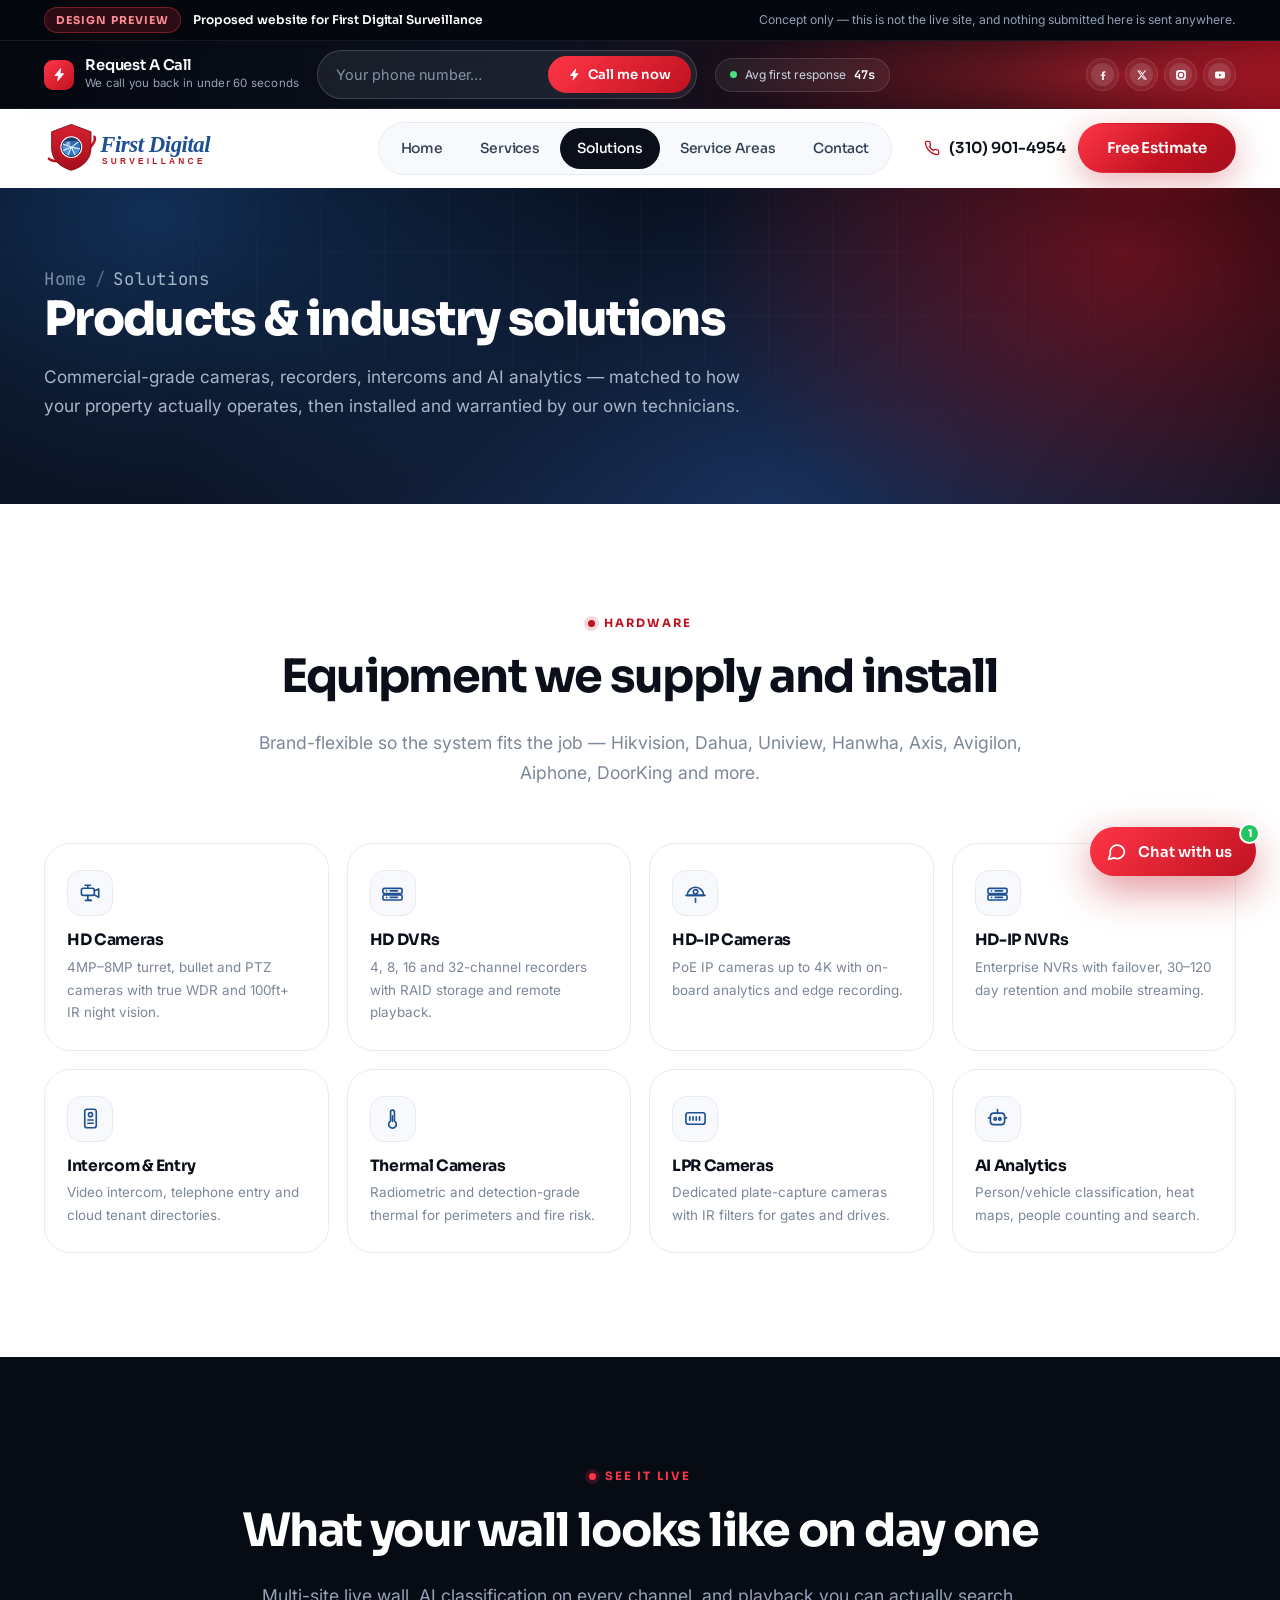
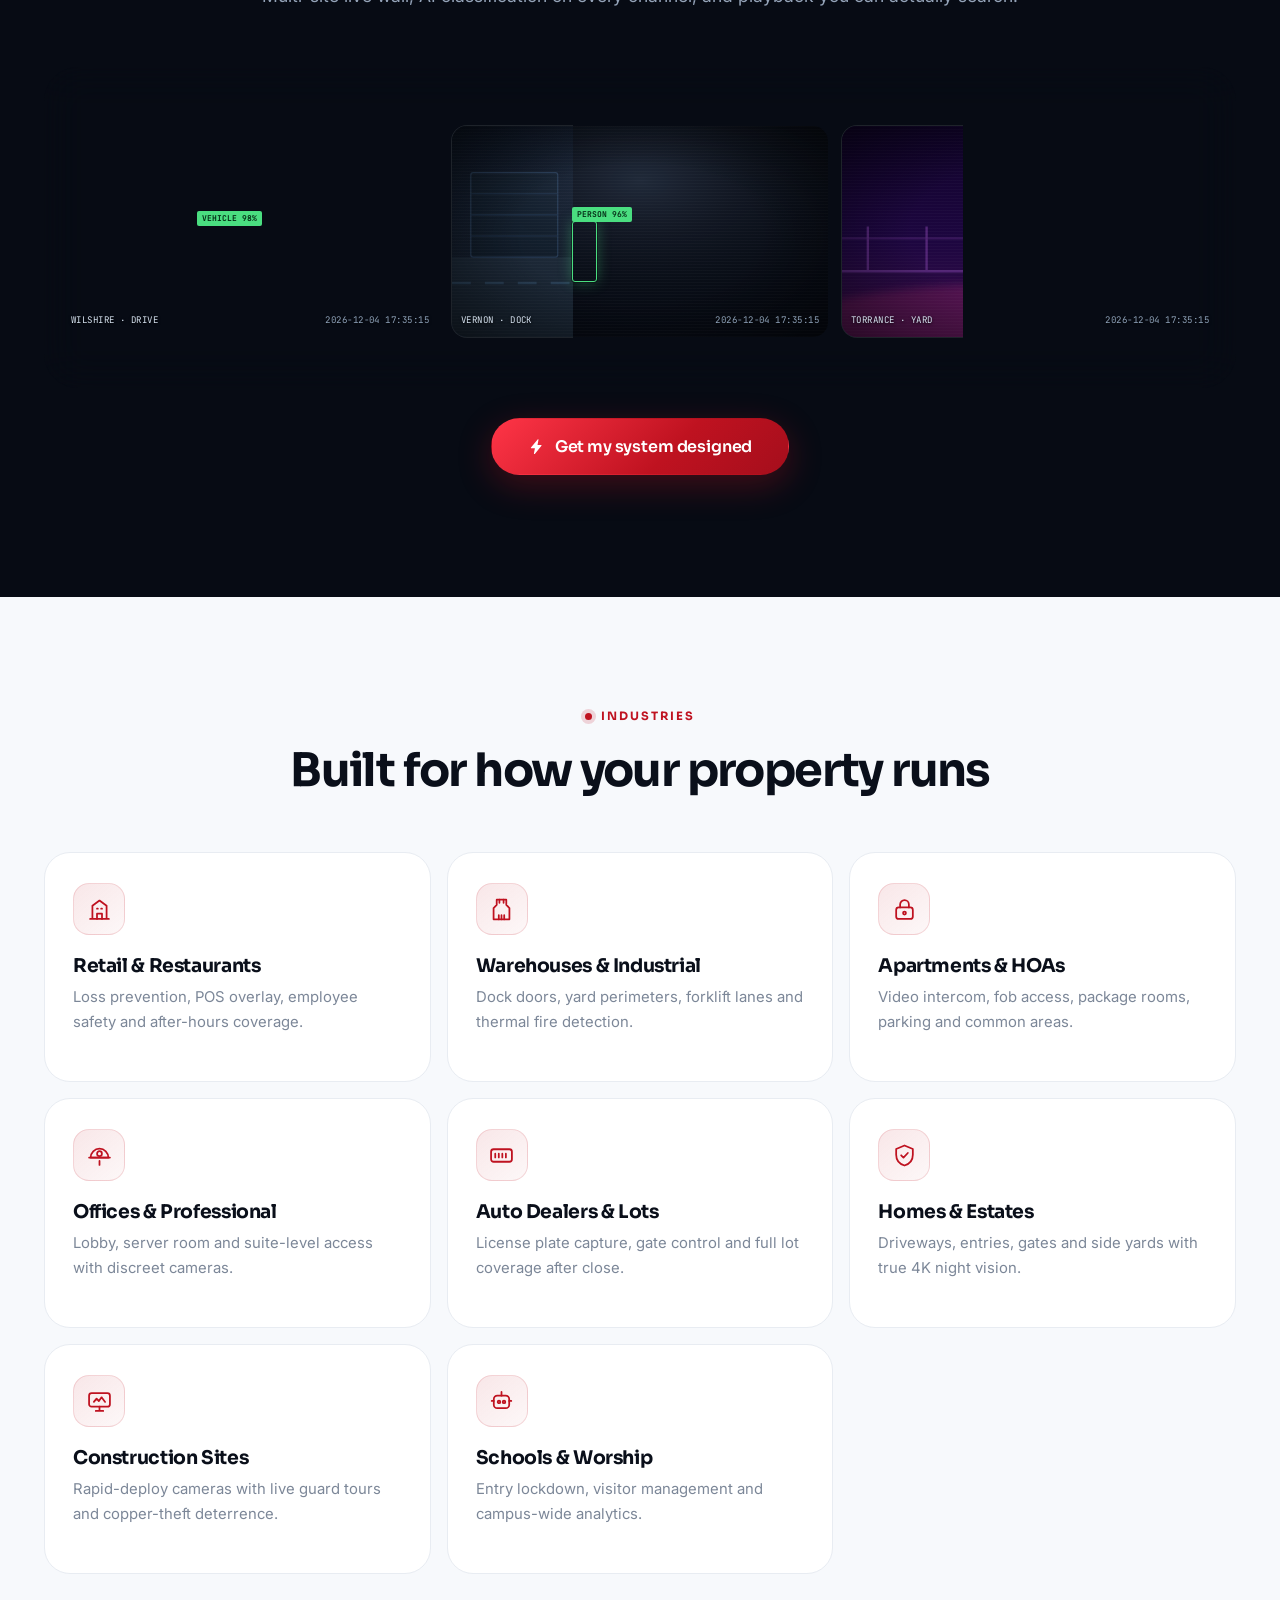
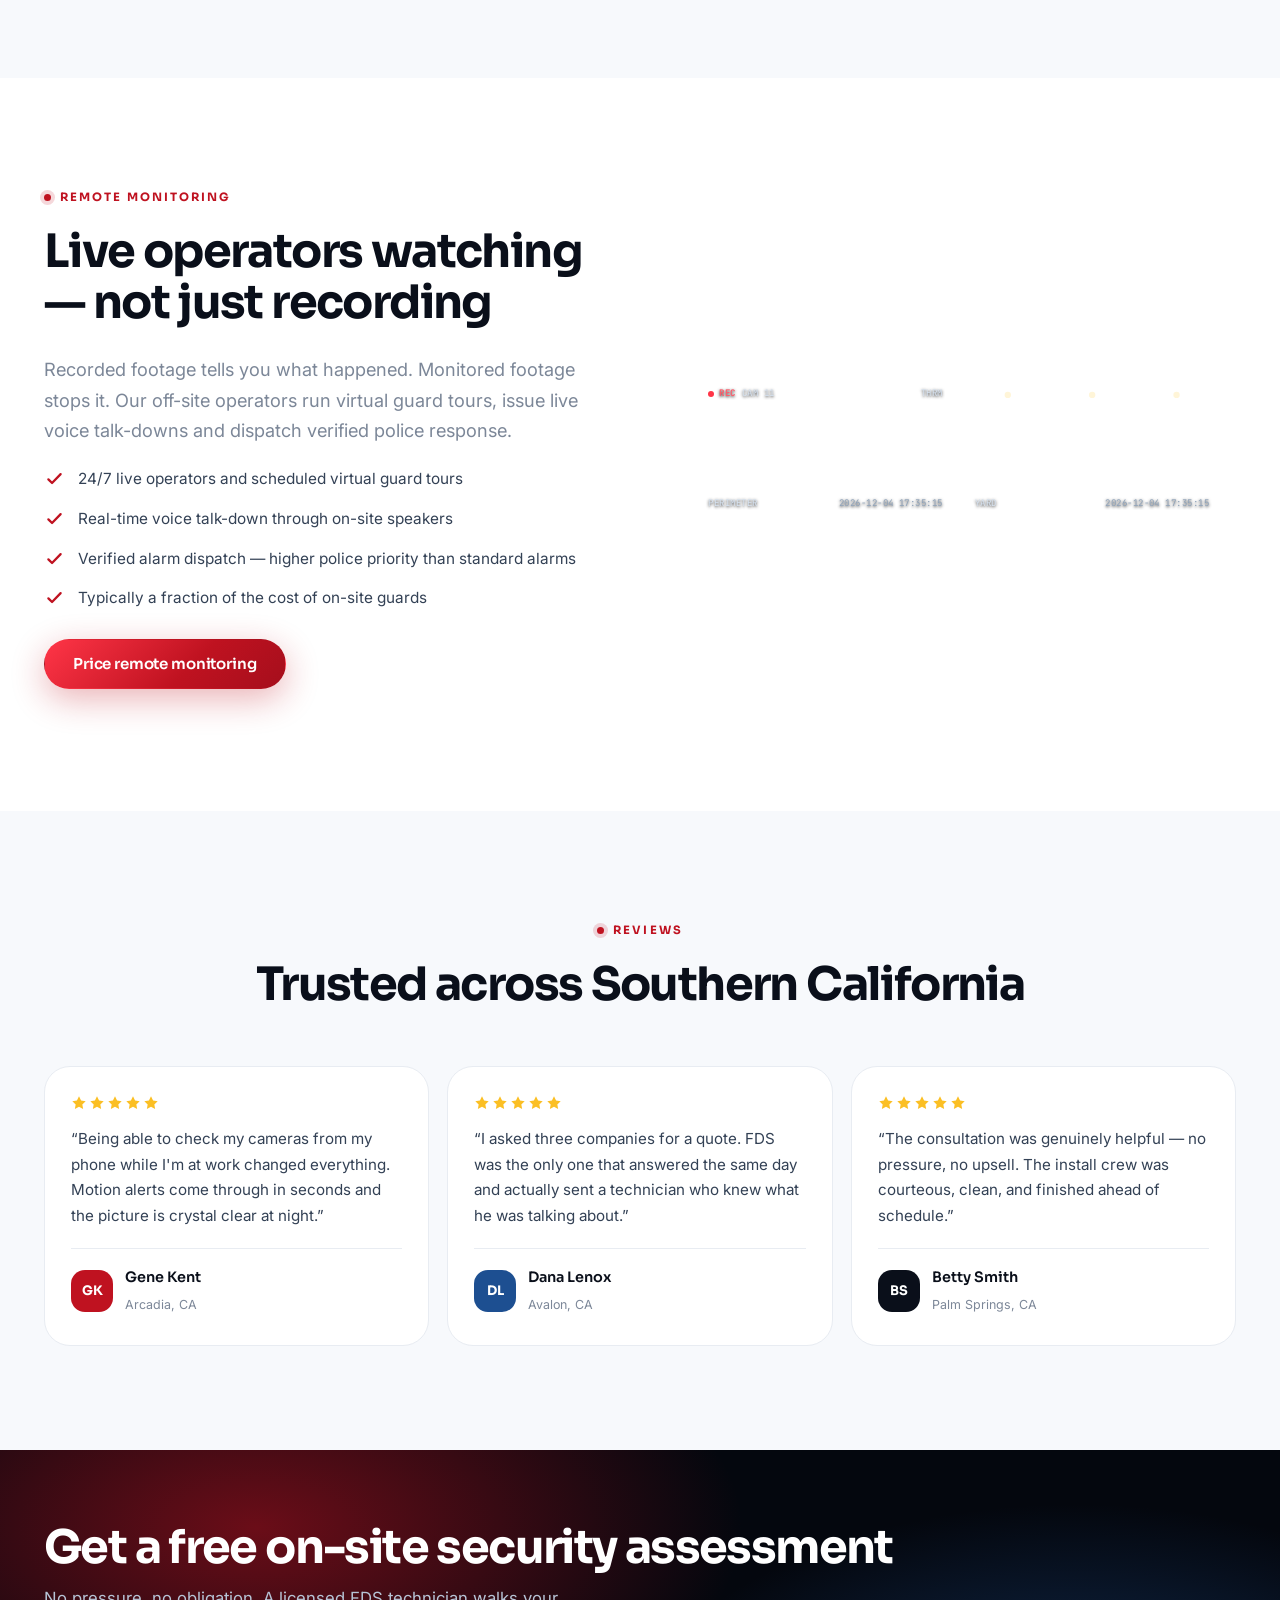
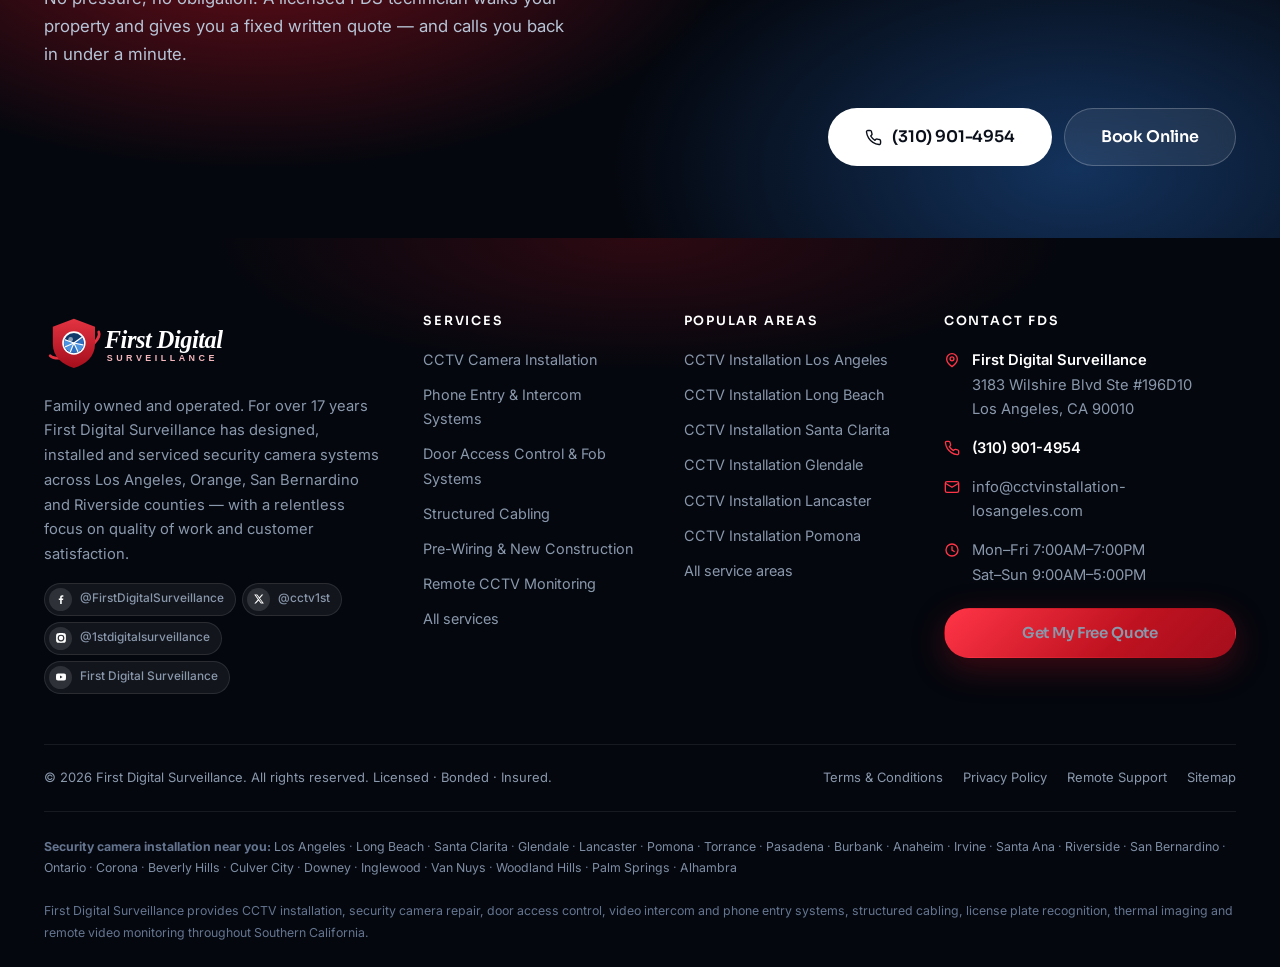
<file: solutions.html>
<!DOCTYPE html>
<html lang="en-US">
<head>
<meta charset="utf-8">
<meta name="viewport" content="width=device-width,initial-scale=1">
<title>Security Camera Products & Industry Solutions | AI, Thermal, LPR | FDS Los Angeles</title>
<meta name="description" content="HD and 4K IP cameras, DVRs and NVRs, video intercom, thermal imaging, license plate recognition and AI analytics — plus tailored security solutions for retail, warehouses, HOAs, dealerships and homes in Los Angeles.">
<meta name="keywords" content="hd security cameras los angeles, ip camera systems, nvr dvr installation, thermal camera solutions, license plate recognition cameras, ai security cameras, warehouse security cameras, retail loss prevention cameras">
<meta name="robots" content="index,follow,max-image-preview:large,max-snippet:-1,max-video-preview:-1">
<meta name="author" content="First Digital Surveillance">
<meta name="geo.region" content="US-CA">
<meta name="geo.placename" content="Los Angeles">
<meta name="geo.position" content="34.0614;-118.3089">
<meta name="ICBM" content="34.0614, -118.3089">
<link rel="canonical" href="https://cctvinstallation-losangeles.com/solutions.html">
<link rel="icon" href="assets/img/favicon.svg" type="image/svg+xml">
<link rel="apple-touch-icon" href="assets/img/favicon.svg">

<meta property="og:type" content="website">
<meta property="og:site_name" content="First Digital Surveillance">
<meta property="og:locale" content="en_US">
<meta property="og:title" content="Security Camera Products & Industry Solutions | AI, Thermal, LPR | FDS Los Angeles">
<meta property="og:description" content="HD and 4K IP cameras, DVRs and NVRs, video intercom, thermal imaging, license plate recognition and AI analytics — plus tailored security solutions for retail, warehouses, HOAs, dealerships and homes in Los Angeles.">
<meta property="og:url" content="https://cctvinstallation-losangeles.com/solutions.html">
<meta property="og:image" content="https://cctvinstallation-losangeles.com/assets/img/fds-logo.svg">
<meta name="twitter:card" content="summary_large_image">
<meta name="twitter:site" content="@cctv1st">
<meta name="twitter:title" content="Security Camera Products & Industry Solutions | AI, Thermal, LPR | FDS Los Angeles">
<meta name="twitter:description" content="HD and 4K IP cameras, DVRs and NVRs, video intercom, thermal imaging, license plate recognition and AI analytics — plus tailored security solutions for retail, warehouses, HOAs, dealerships and homes in Los Angeles.">
<meta name="theme-color" content="#BF1220">

<link rel="preconnect" href="https://fonts.googleapis.com">
<link rel="preconnect" href="https://fonts.gstatic.com" crossorigin>
<link href="https://fonts.googleapis.com/css2?family=Sora:wght@400;500;600;700;800&family=Inter:wght@400;500;600;700&family=JetBrains+Mono:wght@400;700&display=swap" rel="stylesheet">
<link rel="stylesheet" href="assets/css/style.css?v=3">

<script type="application/ld+json">{"@context":"https://schema.org","@type":["SecuritySystemInstaller","LocalBusiness"],"@id":"https://cctvinstallation-losangeles.com/#business","name":"First Digital Surveillance","alternateName":"FDS Security Camera Installation Los Angeles","description":"Family-owned security camera installation company serving Los Angeles, Orange, San Bernardino and Riverside counties for over 17 years. CCTV, access control, intercom, structured cabling and 24/7 remote monitoring, with a 60-second callback promise.","url":"https://cctvinstallation-losangeles.com/","telephone":"(310) 901-4954","email":"info@cctvinstallation-losangeles.com","logo":"https://cctvinstallation-losangeles.com/assets/img/fds-logo.svg","image":"https://cctvinstallation-losangeles.com/assets/img/fds-logo.svg","priceRange":"$$","foundingDate":"2008","address":{"@type":"PostalAddress","streetAddress":"3183 Wilshire Blvd Ste #196D10","addressLocality":"Los Angeles","addressRegion":"CA","postalCode":"90010","addressCountry":"US"},"geo":{"@type":"GeoCoordinates","latitude":34.0614,"longitude":-118.3089},"openingHoursSpecification":[{"@type":"OpeningHoursSpecification","dayOfWeek":["Monday","Tuesday","Wednesday","Thursday","Friday"],"opens":"07:00","closes":"19:00"},{"@type":"OpeningHoursSpecification","dayOfWeek":["Saturday","Sunday"],"opens":"09:00","closes":"17:00"}],"areaServed":[{"@type":"City","name":"Los Angeles"},{"@type":"City","name":"Long Beach"},{"@type":"City","name":"Santa Clarita"},{"@type":"City","name":"Glendale"},{"@type":"City","name":"Lancaster"},{"@type":"City","name":"Pomona"},{"@type":"City","name":"Torrance"},{"@type":"City","name":"Pasadena"},{"@type":"City","name":"Burbank"},{"@type":"City","name":"Anaheim"},{"@type":"City","name":"Irvine"},{"@type":"City","name":"Santa Ana"},{"@type":"City","name":"Riverside"},{"@type":"City","name":"San Bernardino"},{"@type":"City","name":"Ontario"},{"@type":"City","name":"Corona"},{"@type":"City","name":"Beverly Hills"},{"@type":"City","name":"Culver City"},{"@type":"City","name":"Downey"},{"@type":"City","name":"Inglewood"},{"@type":"City","name":"Van Nuys"},{"@type":"City","name":"Woodland Hills"},{"@type":"City","name":"Palm Springs"},{"@type":"City","name":"Alhambra"}],"sameAs":["https://www.facebook.com/FirstDigitalSurveillance","https://twitter.com/cctv1st","https://www.instagram.com/1stdigitalsurveillance","https://www.youtube.com/channel/UC6HvUgXntaIqfOZk8hjzoPg"],"aggregateRating":{"@type":"AggregateRating","ratingValue":"4.9","reviewCount":"218","bestRating":"5"},"hasOfferCatalog":{"@type":"OfferCatalog","name":"Security Services","itemListElement":[{"@type":"Offer","itemOffered":{"@type":"Service","name":"CCTV Camera Installation"}},{"@type":"Offer","itemOffered":{"@type":"Service","name":"Phone Entry & Intercom Systems"}},{"@type":"Offer","itemOffered":{"@type":"Service","name":"Door Access Control & Fob Systems"}},{"@type":"Offer","itemOffered":{"@type":"Service","name":"Structured Cabling"}},{"@type":"Offer","itemOffered":{"@type":"Service","name":"Pre-Wiring & New Construction"}},{"@type":"Offer","itemOffered":{"@type":"Service","name":"Remote CCTV Monitoring"}},{"@type":"Offer","itemOffered":{"@type":"Service","name":"License Plate Recognition"}},{"@type":"Offer","itemOffered":{"@type":"Service","name":"Thermal Camera Solutions"}},{"@type":"Offer","itemOffered":{"@type":"Service","name":"AI Camera Systems"}}]}}</script>
<script type="application/ld+json">{"@context":"https://schema.org","@type":"BreadcrumbList","itemListElement":[{"@type":"ListItem","position":1,"name":"Home","item":"https://cctvinstallation-losangeles.com/"},{"@type":"ListItem","position":2,"name":"Solutions","item":"https://cctvinstallation-losangeles.com/solutions.html"}]}</script>
<!-- Analytics + CRM routing configured in assets/js/fds.js -->
</head>
<body>
<a class="sr-only" href="#main">Skip to content</a>

<div class="demoband">
  <div class="container">
    <span class="tag">DESIGN PREVIEW</span>
    <b>Proposed website for First Digital Surveillance</b>
    <span>Concept only &mdash; this is not the live site, and nothing submitted here is sent anywhere.</span>
  </div>
</div>

<!-- ===== SPEED TO LEAD callback bar (replaces the old "Request A Call" strip) ===== -->
<div class="speedbar">
  <div class="container">
    <div class="speedbar__pitch">
      <span class="bolt"><svg viewBox="0 0 24 24" fill="currentColor"><path d="M13.6 2 4.2 13.4a.7.7 0 0 0 .54 1.15h5.02l-1.4 7.3a.7.7 0 0 0 1.23.57l9.4-11.4a.7.7 0 0 0-.54-1.15h-5.02l1.4-7.3A.7.7 0 0 0 13.6 2z"/></svg></span>
      <span><b>Request A Call</b><small>We call you back in under <span data-cbsec>60</span> seconds</small></span>
    </div>

    <div class="callback">
      <form class="callback__form" data-lead-form="Speed to Lead — header callback" autocomplete="on">
        <label class="sr-only" for="cb-solutions">Your phone number</label>
        <input id="cb-solutions" type="tel" name="phone" placeholder="Your phone number…" required>
        <button type="submit"><svg viewBox="0 0 24 24" fill="currentColor"><path d="M13.6 2 4.2 13.4a.7.7 0 0 0 .54 1.15h5.02l-1.4 7.3a.7.7 0 0 0 1.23.57l9.4-11.4a.7.7 0 0 0-.54-1.15h-5.02l1.4-7.3A.7.7 0 0 0 13.6 2z"/></svg> Call me now</button>
      </form>
      <div class="callback__live" role="status" aria-live="polite">
        <span class="ring">
          <svg viewBox="0 0 36 36"><circle class="bg" cx="18" cy="18" r="15"/><circle class="fg" cx="18" cy="18" r="15"/></svg>
          <b>60</b>
        </span>
        <span><b class="cb-label">Request received</b><small>Speed-to-lead sequence running…</small></span>
      </div>
    </div>

    <span class="livestat"><i></i>Avg first response <b data-avg>47s</b></span>
    <div class="socials "><a class="social" href="https://www.facebook.com/FirstDigitalSurveillance" target="_blank" rel="noopener" aria-label="Facebook: @FirstDigitalSurveillance" title="Facebook — @FirstDigitalSurveillance"><span class="social__ico"><svg viewBox="0 0 24 24"><path d="M13.5 22v-8h2.7l.4-3.1h-3.1V8.9c0-.9.25-1.5 1.55-1.5h1.65V4.6A22 22 0 0 0 14.3 4.5c-2.4 0-4 1.45-4 4.1v2.3H7.6V14h2.7v8z"/></svg></span><span class="social__handle">@FirstDigitalSurveillance</span></a><a class="social" href="https://twitter.com/cctv1st" target="_blank" rel="noopener" aria-label="X (Twitter): @cctv1st" title="X (Twitter) — @cctv1st"><span class="social__ico"><svg viewBox="0 0 24 24"><path d="M17.5 3h3l-6.6 7.5L21.8 21h-6l-4.7-6.1L5.7 21h-3l7-8L2.4 3h6.1l4.2 5.6zm-1 16h1.7L7.6 4.7H5.8z"/></svg></span><span class="social__handle">@cctv1st</span></a><a class="social" href="https://www.instagram.com/1stdigitalsurveillance" target="_blank" rel="noopener" aria-label="Instagram: @1stdigitalsurveillance" title="Instagram — @1stdigitalsurveillance"><span class="social__ico"><svg viewBox="0 0 24 24"><path d="M12 2.2c3.2 0 3.6 0 4.85.07 1.17.05 1.8.25 2.23.41.56.22.96.48 1.38.9s.68.82.9 1.38c.16.42.36 1.06.41 2.23.06 1.25.07 1.63.07 4.81s0 3.56-.07 4.81c-.05 1.17-.25 1.8-.41 2.23-.22.56-.48.96-.9 1.38s-.82.68-1.38.9c-.42.16-1.06.36-2.23.41-1.25.06-1.63.07-4.85.07s-3.6 0-4.85-.07c-1.17-.05-1.8-.25-2.23-.41-.56-.22-.96-.48-1.38-.9s-.68-.82-.9-1.38c-.16-.42-.36-1.06-.41-2.23C2.2 15.56 2.2 15.18 2.2 12s0-3.56.07-4.81c.05-1.17.25-1.8.41-2.23.22-.56.48-.96.9-1.38s.82-.68 1.38-.9c.42-.16 1.06-.36 2.23-.41C8.44 2.2 8.82 2.2 12 2.2zm0 3.05A6.75 6.75 0 1 0 18.75 12 6.75 6.75 0 0 0 12 5.25zm0 11.13A4.38 4.38 0 1 1 16.38 12 4.38 4.38 0 0 1 12 16.38zm6.99-11.4a1.58 1.58 0 1 1-1.58-1.57 1.58 1.58 0 0 1 1.58 1.57z"/></svg></span><span class="social__handle">@1stdigitalsurveillance</span></a><a class="social" href="https://www.youtube.com/channel/UC6HvUgXntaIqfOZk8hjzoPg" target="_blank" rel="noopener" aria-label="YouTube: First Digital Surveillance" title="YouTube — First Digital Surveillance"><span class="social__ico"><svg viewBox="0 0 24 24"><path d="M21.6 7.2a2.5 2.5 0 0 0-1.76-1.77C18.25 5 12 5 12 5s-6.25 0-7.84.43A2.5 2.5 0 0 0 2.4 7.2 26 26 0 0 0 2 12a26 26 0 0 0 .4 4.8 2.5 2.5 0 0 0 1.76 1.77C5.75 19 12 19 12 19s6.25 0 7.84-.43a2.5 2.5 0 0 0 1.76-1.77A26 26 0 0 0 22 12a26 26 0 0 0-.4-4.8zM10 15.2V8.8l5.2 3.2z"/></svg></span><span class="social__handle">First Digital Surveillance</span></a></div>
  </div>
</div>

<header class="header">
  <div class="container">
    <a class="brand" href="index.html" aria-label="First Digital Surveillance home">
      <img src="assets/img/fds-logo.svg" width="206" height="56"
           alt="First Digital Surveillance — CCTV installation Los Angeles">
    </a>
    <button class="burger" aria-label="Open menu" aria-expanded="false"><span></span></button>
    <nav class="nav" aria-label="Main"><a href="index.html">Home</a><a href="services.html">Services</a><a href="solutions.html" class=is-active>Solutions</a><a href="service-areas.html">Service Areas</a><a href="contact.html">Contact</a></nav>
    <div class="header__cta">
      <a class="header__phone" href="tel:+13109014954"><svg viewBox="0 0 24 24" fill="none" stroke="currentColor" stroke-width="2" stroke-linecap="round" stroke-linejoin="round"><path d="M22 16.92v3a2 2 0 0 1-2.18 2 19.79 19.79 0 0 1-8.63-3.07 19.5 19.5 0 0 1-6-6 19.79 19.79 0 0 1-3.07-8.67A2 2 0 0 1 4.11 2h3a2 2 0 0 1 2 1.72c.13.96.36 1.9.7 2.81a2 2 0 0 1-.45 2.11L8.09 9.91a16 16 0 0 0 6 6l1.27-1.27a2 2 0 0 1 2.11-.45c.9.34 1.85.57 2.81.7A2 2 0 0 1 22 16.92z"/></svg><span data-phone>(310) 901-4954</span></a>
      <a class="btn btn--red" href="contact.html">Free Estimate</a>
    </div>
  </div>
</header>
<main id="main">

<section class="pagehero">
  <div class="hero__mesh"></div><div class="hero__grid"></div>
  <div class="container">
    <p class="crumbs"><a href="index.html">Home</a><span>/</span>Solutions</p>
    <h1>Products &amp; industry solutions</h1>
    <p>Commercial-grade cameras, recorders, intercoms and AI analytics — matched to how your property actually
    operates, then installed and warrantied by our own technicians.</p>
  </div>
</section>

<section class="section">
  <div class="container">
    <div class="section-head center" data-reveal>
      <span class="eyebrow">Hardware</span>
      <h2>Equipment we supply and install</h2>
      <p>Brand-flexible so the system fits the job — Hikvision, Dahua, Uniview, Hanwha, Axis, Avigilon, Aiphone, DoorKing and more.</p>
    </div>
    <div class="grid grid-4"><article class="tile" data-reveal><div class="tile__ico"><svg viewBox="0 0 24 24" fill="none" stroke="currentColor" stroke-width="1.7" stroke-linecap="round" stroke-linejoin="round"><rect x="2.5" y="6.5" width="13.5" height="7.5" rx="2"/><path d="m16 9.2 4.6-2v8.8L16 13.4"/><path d="M9.2 14v3.2a2 2 0 0 0 2 2H13"/><path d="M6.6 19.2h5.2"/><path d="M9.2 6.5V3.4M6.4 3.4h5.6"/></svg></div><h3>HD Cameras</h3><p>4MP–8MP turret, bullet and PTZ cameras with true WDR and 100ft+ IR night vision.</p></article><article class="tile" data-reveal><div class="tile__ico"><svg viewBox="0 0 24 24" fill="none" stroke="currentColor" stroke-width="1.7" stroke-linecap="round" stroke-linejoin="round"><rect x="2" y="6.6" width="20" height="5.4" rx="1.6"/><rect x="2" y="13.4" width="20" height="5.4" rx="1.6"/><path d="M5.8 9.3h.02M5.8 16.1h.02"/><path d="M9.6 9.3h7.6M9.6 16.1h7.6"/></svg></div><h3>HD DVRs</h3><p>4, 8, 16 and 32-channel recorders with RAID storage and remote playback.</p></article><article class="tile" data-reveal><div class="tile__ico"><svg viewBox="0 0 24 24" fill="none" stroke="currentColor" stroke-width="1.7" stroke-linecap="round" stroke-linejoin="round"><path d="M3.5 14a8.5 8.5 0 0 1 17 0z"/><path d="M2 14h20"/><circle cx="12" cy="10.2" r="2.3"/><path d="M12 17.2V21"/></svg></div><h3>HD-IP Cameras</h3><p>PoE IP cameras up to 4K with on-board analytics and edge recording.</p></article><article class="tile" data-reveal><div class="tile__ico"><svg viewBox="0 0 24 24" fill="none" stroke="currentColor" stroke-width="1.7" stroke-linecap="round" stroke-linejoin="round"><rect x="2" y="6.6" width="20" height="5.4" rx="1.6"/><rect x="2" y="13.4" width="20" height="5.4" rx="1.6"/><path d="M5.8 9.3h.02M5.8 16.1h.02"/><path d="M9.6 9.3h7.6M9.6 16.1h7.6"/></svg></div><h3>HD-IP NVRs</h3><p>Enterprise NVRs with failover, 30–120 day retention and mobile streaming.</p></article><article class="tile" data-reveal><div class="tile__ico"><svg viewBox="0 0 24 24" fill="none" stroke="currentColor" stroke-width="1.7" stroke-linecap="round" stroke-linejoin="round"><rect x="6" y="2.4" width="12" height="19.2" rx="2.4"/><circle cx="12" cy="8" r="2.1"/><path d="M9.2 13.6h5.6M9.2 17h5.6"/></svg></div><h3>Intercom &amp; Entry</h3><p>Video intercom, telephone entry and cloud tenant directories.</p></article><article class="tile" data-reveal><div class="tile__ico"><svg viewBox="0 0 24 24" fill="none" stroke="currentColor" stroke-width="1.7" stroke-linecap="round" stroke-linejoin="round"><path d="M14 14.6V5.2a2 2 0 0 0-4 0v9.4a4 4 0 1 0 4 0z"/><path d="M12 9.2v5.8"/></svg></div><h3>Thermal Cameras</h3><p>Radiometric and detection-grade thermal for perimeters and fire risk.</p></article><article class="tile" data-reveal><div class="tile__ico"><svg viewBox="0 0 24 24" fill="none" stroke="currentColor" stroke-width="1.7" stroke-linecap="round" stroke-linejoin="round"><rect x="2" y="6" width="20" height="12" rx="2.4"/><path d="M6 10.2v3.6M9.4 10.2v3.6M12.8 10.2v3.6M16.2 10.2v3.6"/></svg></div><h3>LPR Cameras</h3><p>Dedicated plate-capture cameras with IR filters for gates and drives.</p></article><article class="tile" data-reveal><div class="tile__ico"><svg viewBox="0 0 24 24" fill="none" stroke="currentColor" stroke-width="1.7" stroke-linecap="round" stroke-linejoin="round"><rect x="4.6" y="6.4" width="14.8" height="12" rx="3.4"/><circle cx="9.6" cy="12.4" r="1.25"/><circle cx="14.4" cy="12.4" r="1.25"/><path d="M12 2.8v3.6M2.6 11.4h2M19.4 11.4h2"/></svg></div><h3>AI Analytics</h3><p>Person/vehicle classification, heat maps, people counting and search.</p></article></div>
  </div>
</section>

<section class="section section--dark">
  <div class="container">
    <div class="section-head center" data-reveal>
      <span class="eyebrow">See It Live</span>
      <h2>What your wall looks like on day one</h2>
      <p>Multi-site live wall, AI classification on every channel, and playback you can actually search.</p>
    </div>
    <div class="nvr" data-reveal>
      <div class="nvr__bar"><i></i><i></i><i></i><span class="t">FDS CLOUD · 3 SITES</span><span class="live"><i></i>LIVE</span></div>
      <div class="feedwall feedwall--3">
        <figure class="feed">
<svg viewBox="0 0 320 180" preserveAspectRatio="xMidYMid slice" aria-hidden="true">
<defs>
<linearGradient id="nvA" x1="0" y1="0" x2="0" y2="1"><stop offset="0" stop-color="#081410"/><stop offset="1" stop-color="#12271F"/></linearGradient>
<radialGradient id="irA" cx="50%" cy="86%" r="72%"><stop offset="0" stop-color="#7FE3B0" stop-opacity=".2"/><stop offset="1" stop-color="#000" stop-opacity="0"/></radialGradient>
</defs>
<rect width="320" height="180" fill="url(#nvA)"/>
<path d="M0 76q22-15 44-5t42-7 40 9 44-11 46 9 44-5 60 7V0H0z" fill="#050E0B" opacity=".92"/>
<path d="M198 100V64l38-23 38 23v36z" fill="#0D1F19"/>
<rect x="222" y="76" width="28" height="24" fill="#17362B"/>
<rect x="256" y="72" width="12" height="10" fill="#1E4536"/>
<path d="M112 180l40-80h50l62 80z" fill="#173A30" opacity=".9"/>
<path d="M158 180l10-34M176 180l6-34" stroke="#2E6B57" stroke-width="3" stroke-linecap="round" opacity=".45"/>
<g fill="#0B1B15"><rect x="14" y="92" width="4" height="30"/><rect x="46" y="94" width="4" height="30"/><rect x="78" y="96" width="4" height="30"/><rect x="10" y="90" width="76" height="4"/></g>
<g><g transform="translate(120,86)">
<path d="M2 16 9 4h26l11 12z" fill="#22503F"/><rect x="0" y="16" width="48" height="9" rx="3" fill="#2E6B54"/>
<rect x="12" y="6" width="10" height="8" fill="#0C1F18"/><rect x="25" y="6" width="9" height="8" fill="#0C1F18"/>
<circle cx="11" cy="26" r="4.5" fill="#081512"/><circle cx="38" cy="26" r="4.5" fill="#081512"/>
<ellipse cx="52" cy="19" rx="7" ry="4" fill="#D9FFEF" opacity=".65"/>
</g></g>
<rect width="320" height="180" fill="url(#irA)"/></svg>
<div class="feed__scan"></div><div class="feed__vig"></div>
<div class="feed__box feed__box feed__box--car" data-label="VEHICLE 98%"></div>
<div class="feed__hud">
  <span class="tl"><span class="rec"><i></i>REC</span> CAM 01</span>
  <span class="tr">LPR</span>
  <span class="bl">WILSHIRE · DRIVE</span>
  <span class="br feed__clock">--</span>
</div></figure>
        <figure class="feed">
<svg viewBox="0 0 320 180" preserveAspectRatio="xMidYMid slice" aria-hidden="true">
<defs>
<linearGradient id="nvB" x1="0" y1="0" x2="0" y2="1"><stop offset="0" stop-color="#0A1220"/><stop offset="1" stop-color="#16202E"/></linearGradient>
<radialGradient id="irB" cx="50%" cy="26%" r="76%"><stop offset="0" stop-color="#A8CBFF" stop-opacity=".16"/><stop offset="1" stop-color="#000" stop-opacity="0"/></radialGradient>
</defs>
<rect width="320" height="180" fill="url(#nvB)"/>
<rect y="112" width="320" height="68" fill="#1A2634"/>
<g fill="#0E1926" stroke="#243851" stroke-width="1"><rect x="16" y="40" width="74" height="72" rx="2"/><rect x="123" y="40" width="74" height="72" rx="2"/><rect x="230" y="40" width="74" height="72" rx="2"/></g>
<g stroke="#1D2F45" stroke-width="1"><path d="M16 58h74M16 76h74M16 94h74M123 58h74M123 76h74M123 94h74M230 58h74M230 76h74M230 94h74"/></g>
<g fill="#FFE9A8" opacity=".45"><circle cx="53" cy="22" r="4"/><circle cx="160" cy="22" r="4"/><circle cx="267" cy="22" r="4"/></g>
<path d="M0 134h320" stroke="#33506E" stroke-width="2" stroke-dasharray="16 12" opacity=".55"/>
<g transform="translate(196,0)"><g>
<rect x="0" y="96" width="34" height="22" rx="4" fill="#2F4867"/><rect x="30" y="82" width="4" height="36" fill="#4C6C92"/>
<rect x="34" y="112" width="18" height="4" fill="#4C6C92"/><rect x="6" y="86" width="18" height="12" fill="#3B5878"/>
<circle cx="9" cy="120" r="6" fill="#111B27"/><circle cx="28" cy="120" r="6" fill="#111B27"/></g></g>
<g transform="translate(112,0)"><g>
<circle cx="0" cy="92" r="5.4" fill="#94AECD"/><path d="M-5 98h10l2 18h-14z" fill="#7E9BBE"/>
<rect x="-4.5" y="116" width="3.4" height="13" fill="#69869F"/><rect x="1.1" y="116" width="3.4" height="13" fill="#69869F"/></g></g>
<rect width="320" height="180" fill="url(#irB)"/></svg>
<div class="feed__scan"></div><div class="feed__vig"></div>
<div class="feed__box feed__box feed__box--person" data-label="PERSON 96%"></div>
<div class="feed__hud">
  <span class="tl"><span class="rec"><i></i>REC</span> CAM 02</span>
  <span class="tr">4K</span>
  <span class="bl">VERNON · DOCK</span>
  <span class="br feed__clock">--</span>
</div></figure>
        <figure class="feed">
<svg viewBox="0 0 320 180" preserveAspectRatio="xMidYMid slice" aria-hidden="true">
<defs>
<linearGradient id="thB" x1="0" y1="0" x2="0" y2="1"><stop offset="0" stop-color="#10032A"/><stop offset=".55" stop-color="#1D0640"/><stop offset="1" stop-color="#3A0F4B"/></linearGradient>
<radialGradient id="hot"><stop offset="0" stop-color="#FFF9CC"/><stop offset=".32" stop-color="#FFA43C"/><stop offset=".66" stop-color="#D21F5E" stop-opacity=".72"/><stop offset="1" stop-color="#5B1060" stop-opacity="0"/></radialGradient>
<filter id="bl" x="-50%" y="-50%" width="200%" height="200%"><feGaussianBlur stdDeviation="3.4"/></filter>
</defs>
<rect width="320" height="180" fill="url(#thB)"/>
<ellipse cx="160" cy="182" rx="230" ry="48" fill="#7A1B5C" opacity=".5" filter="url(#bl)"/>
<g stroke="#5E2C82" stroke-width="2" opacity=".8"><path d="M0 124h320"/><path d="M22 124V86M72 124V86M122 124V86M172 124V86M222 124V86M272 124V86"/><path d="M0 96h320" opacity=".5"/></g>
<g transform="translate(150,0)" filter="url(#bl)"><g>
<circle cx="0" cy="96" r="7.5" fill="url(#hot)"/><ellipse cx="0" cy="118" rx="9.5" ry="18" fill="url(#hot)"/>
<ellipse cx="-4" cy="140" rx="3.4" ry="9" fill="url(#hot)"/><ellipse cx="4" cy="140" rx="3.4" ry="9" fill="url(#hot)"/></g></g>
<ellipse cx="284" cy="146" rx="24" ry="10" fill="url(#hot)" opacity=".5" filter="url(#bl)"/>
</svg>
<div class="feed__scan"></div><div class="feed__vig"></div>
<div class="feed__box feed__box feed__box--heat feed__box--amber" data-label="THERMAL 34.1°C"></div>
<div class="feed__hud">
  <span class="tl"><span class="rec"><i></i>REC</span> CAM 03</span>
  <span class="tr">THRM</span>
  <span class="bl">TORRANCE · YARD</span>
  <span class="br feed__clock">--</span>
</div></figure>
      </div>
      <div class="nvr__foot"><span><b>3 sites</b> · 48 channels online</span><span>30-day retention · cloud backup enabled</span></div>
    </div>
    <p class="center" style="margin-top:30px" data-reveal>
      <a class="btn btn--red btn--lg" href="contact.html"><svg viewBox="0 0 24 24" fill="currentColor"><path d="M13.6 2 4.2 13.4a.7.7 0 0 0 .54 1.15h5.02l-1.4 7.3a.7.7 0 0 0 1.23.57l9.4-11.4a.7.7 0 0 0-.54-1.15h-5.02l1.4-7.3A.7.7 0 0 0 13.6 2z"/></svg>Get my system designed</a></p>
  </div>
</section>

<section class="section section--alt">
  <div class="container">
    <div class="section-head center" data-reveal><span class="eyebrow">Industries</span><h2>Built for how your property runs</h2></div>
    <div class="bento"><article class="bcard" data-reveal><div class="bcard__ico"><svg viewBox="0 0 24 24" fill="none" stroke="currentColor" stroke-width="1.7" stroke-linecap="round" stroke-linejoin="round"><path d="M3 21h18M5.2 21V8.4L12 3.4l6.8 5V21"/><path d="M9.6 21v-5h4.8v5"/><path d="M9.6 11.2h.8M13.6 11.2h.8"/></svg></div><h3>Retail &amp; Restaurants</h3><p>Loss prevention, POS overlay, employee safety and after-hours coverage.</p></article><article class="bcard" data-reveal><div class="bcard__ico"><svg viewBox="0 0 24 24" fill="none" stroke="currentColor" stroke-width="1.7" stroke-linecap="round" stroke-linejoin="round"><path d="M7.4 2.6h9.2v5l3 3v10.8H4.4V10.6l3-3z"/><path d="M9.4 21.4v-4M12 21.4v-4M14.6 21.4v-4"/><path d="M10 2.6v3M14 2.6v3"/></svg></div><h3>Warehouses &amp; Industrial</h3><p>Dock doors, yard perimeters, forklift lanes and thermal fire detection.</p></article><article class="bcard" data-reveal><div class="bcard__ico"><svg viewBox="0 0 24 24" fill="none" stroke="currentColor" stroke-width="1.7" stroke-linecap="round" stroke-linejoin="round"><rect x="4" y="10" width="16" height="11" rx="2.4"/><path d="M7.8 10V7.2a4.2 4.2 0 0 1 8.4 0V10"/><circle cx="12" cy="15.4" r="1.4"/></svg></div><h3>Apartments &amp; HOAs</h3><p>Video intercom, fob access, package rooms, parking and common areas.</p></article><article class="bcard" data-reveal><div class="bcard__ico"><svg viewBox="0 0 24 24" fill="none" stroke="currentColor" stroke-width="1.7" stroke-linecap="round" stroke-linejoin="round"><path d="M3.5 14a8.5 8.5 0 0 1 17 0z"/><path d="M2 14h20"/><circle cx="12" cy="10.2" r="2.3"/><path d="M12 17.2V21"/></svg></div><h3>Offices &amp; Professional</h3><p>Lobby, server room and suite-level access with discreet cameras.</p></article><article class="bcard" data-reveal><div class="bcard__ico"><svg viewBox="0 0 24 24" fill="none" stroke="currentColor" stroke-width="1.7" stroke-linecap="round" stroke-linejoin="round"><rect x="2" y="6" width="20" height="12" rx="2.4"/><path d="M6 10.2v3.6M9.4 10.2v3.6M12.8 10.2v3.6M16.2 10.2v3.6"/></svg></div><h3>Auto Dealers &amp; Lots</h3><p>License plate capture, gate control and full lot coverage after close.</p></article><article class="bcard" data-reveal><div class="bcard__ico"><svg viewBox="0 0 24 24" fill="none" stroke="currentColor" stroke-width="1.7" stroke-linecap="round" stroke-linejoin="round"><path d="M12 2.4 20 5.8v5.4c0 5.2-3.4 8.9-8 10.4-4.6-1.5-8-5.2-8-10.4V5.8z"/><path d="m8.8 11.8 2.2 2.2 4.2-4.4"/></svg></div><h3>Homes &amp; Estates</h3><p>Driveways, entries, gates and side yards with true 4K night vision.</p></article><article class="bcard" data-reveal><div class="bcard__ico"><svg viewBox="0 0 24 24" fill="none" stroke="currentColor" stroke-width="1.7" stroke-linecap="round" stroke-linejoin="round"><rect x="2" y="4" width="20" height="13" rx="2.4"/><path d="M8.4 21h7.2M12 17v4"/><path d="m6.6 12.4 2.6-3.2 2.2 2.4 2.6-3.6 3.4 4.4"/></svg></div><h3>Construction Sites</h3><p>Rapid-deploy cameras with live guard tours and copper-theft deterrence.</p></article><article class="bcard" data-reveal><div class="bcard__ico"><svg viewBox="0 0 24 24" fill="none" stroke="currentColor" stroke-width="1.7" stroke-linecap="round" stroke-linejoin="round"><rect x="4.6" y="6.4" width="14.8" height="12" rx="3.4"/><circle cx="9.6" cy="12.4" r="1.25"/><circle cx="14.4" cy="12.4" r="1.25"/><path d="M12 2.8v3.6M2.6 11.4h2M19.4 11.4h2"/></svg></div><h3>Schools &amp; Worship</h3><p>Entry lockdown, visitor management and campus-wide analytics.</p></article></div>
  </div>
</section>

<section class="section">
  <div class="container">
    <div class="split">
      <div data-reveal>
        <span class="eyebrow">Remote Monitoring</span>
        <h2>Live operators watching — not just recording</h2>
        <p class="lead">Recorded footage tells you what happened. Monitored footage stops it. Our off-site operators run
        virtual guard tours, issue live voice talk-downs and dispatch verified police response.</p>
        <ul class="checklist">
          <li><svg viewBox="0 0 24 24" fill="none" stroke="currentColor" stroke-width="2.6" stroke-linecap="round" stroke-linejoin="round"><path d="m5 13 4.2 4.2L19 7"/></svg><span>24/7 live operators and scheduled virtual guard tours</span></li>
          <li><svg viewBox="0 0 24 24" fill="none" stroke="currentColor" stroke-width="2.6" stroke-linecap="round" stroke-linejoin="round"><path d="m5 13 4.2 4.2L19 7"/></svg><span>Real-time voice talk-down through on-site speakers</span></li>
          <li><svg viewBox="0 0 24 24" fill="none" stroke="currentColor" stroke-width="2.6" stroke-linecap="round" stroke-linejoin="round"><path d="m5 13 4.2 4.2L19 7"/></svg><span>Verified alarm dispatch — higher police priority than standard alarms</span></li>
          <li><svg viewBox="0 0 24 24" fill="none" stroke="currentColor" stroke-width="2.6" stroke-linecap="round" stroke-linejoin="round"><path d="m5 13 4.2 4.2L19 7"/></svg><span>Typically a fraction of the cost of on-site guards</span></li>
        </ul>
        <p style="margin-top:28px"><a class="btn btn--red" href="contact.html">Price remote monitoring</a></p>
      </div>
      <div data-reveal>
        <div class="nvr" style="background:linear-gradient(160deg,#111A2C,#070B14)">
          <div class="nvr__bar"><i></i><i></i><i></i><span class="t">CENTRAL STATION 4</span><span class="live"><i></i>TALK-DOWN ARMED</span></div>
          <div class="feedwall">
            <figure class="feed">
<svg viewBox="0 0 320 180" preserveAspectRatio="xMidYMid slice" aria-hidden="true">
<defs>
<linearGradient id="thB" x1="0" y1="0" x2="0" y2="1"><stop offset="0" stop-color="#10032A"/><stop offset=".55" stop-color="#1D0640"/><stop offset="1" stop-color="#3A0F4B"/></linearGradient>
<radialGradient id="hot"><stop offset="0" stop-color="#FFF9CC"/><stop offset=".32" stop-color="#FFA43C"/><stop offset=".66" stop-color="#D21F5E" stop-opacity=".72"/><stop offset="1" stop-color="#5B1060" stop-opacity="0"/></radialGradient>
<filter id="bl" x="-50%" y="-50%" width="200%" height="200%"><feGaussianBlur stdDeviation="3.4"/></filter>
</defs>
<rect width="320" height="180" fill="url(#thB)"/>
<ellipse cx="160" cy="182" rx="230" ry="48" fill="#7A1B5C" opacity=".5" filter="url(#bl)"/>
<g stroke="#5E2C82" stroke-width="2" opacity=".8"><path d="M0 124h320"/><path d="M22 124V86M72 124V86M122 124V86M172 124V86M222 124V86M272 124V86"/><path d="M0 96h320" opacity=".5"/></g>
<g transform="translate(150,0)" filter="url(#bl)"><g>
<circle cx="0" cy="96" r="7.5" fill="url(#hot)"/><ellipse cx="0" cy="118" rx="9.5" ry="18" fill="url(#hot)"/>
<ellipse cx="-4" cy="140" rx="3.4" ry="9" fill="url(#hot)"/><ellipse cx="4" cy="140" rx="3.4" ry="9" fill="url(#hot)"/></g></g>
<ellipse cx="284" cy="146" rx="24" ry="10" fill="url(#hot)" opacity=".5" filter="url(#bl)"/>
</svg>
<div class="feed__scan"></div><div class="feed__vig"></div>
<div class="feed__box feed__box feed__box--heat feed__box--red" data-label="INTRUDER"></div>
<div class="feed__hud">
  <span class="tl"><span class="rec"><i></i>REC</span> CAM 11</span>
  <span class="tr">THRM</span>
  <span class="bl">PERIMETER</span>
  <span class="br feed__clock">--</span>
</div></figure>
            <figure class="feed">
<svg viewBox="0 0 320 180" preserveAspectRatio="xMidYMid slice" aria-hidden="true">
<defs>
<linearGradient id="nvB" x1="0" y1="0" x2="0" y2="1"><stop offset="0" stop-color="#0A1220"/><stop offset="1" stop-color="#16202E"/></linearGradient>
<radialGradient id="irB" cx="50%" cy="26%" r="76%"><stop offset="0" stop-color="#A8CBFF" stop-opacity=".16"/><stop offset="1" stop-color="#000" stop-opacity="0"/></radialGradient>
</defs>
<rect width="320" height="180" fill="url(#nvB)"/>
<rect y="112" width="320" height="68" fill="#1A2634"/>
<g fill="#0E1926" stroke="#243851" stroke-width="1"><rect x="16" y="40" width="74" height="72" rx="2"/><rect x="123" y="40" width="74" height="72" rx="2"/><rect x="230" y="40" width="74" height="72" rx="2"/></g>
<g stroke="#1D2F45" stroke-width="1"><path d="M16 58h74M16 76h74M16 94h74M123 58h74M123 76h74M123 94h74M230 58h74M230 76h74M230 94h74"/></g>
<g fill="#FFE9A8" opacity=".45"><circle cx="53" cy="22" r="4"/><circle cx="160" cy="22" r="4"/><circle cx="267" cy="22" r="4"/></g>
<path d="M0 134h320" stroke="#33506E" stroke-width="2" stroke-dasharray="16 12" opacity=".55"/>
<g transform="translate(196,0)"><g>
<rect x="0" y="96" width="34" height="22" rx="4" fill="#2F4867"/><rect x="30" y="82" width="4" height="36" fill="#4C6C92"/>
<rect x="34" y="112" width="18" height="4" fill="#4C6C92"/><rect x="6" y="86" width="18" height="12" fill="#3B5878"/>
<circle cx="9" cy="120" r="6" fill="#111B27"/><circle cx="28" cy="120" r="6" fill="#111B27"/></g></g>
<g transform="translate(112,0)"><g>
<circle cx="0" cy="92" r="5.4" fill="#94AECD"/><path d="M-5 98h10l2 18h-14z" fill="#7E9BBE"/>
<rect x="-4.5" y="116" width="3.4" height="13" fill="#69869F"/><rect x="1.1" y="116" width="3.4" height="13" fill="#69869F"/></g></g>
<rect width="320" height="180" fill="url(#irB)"/></svg>
<div class="feed__scan"></div><div class="feed__vig"></div>
<div class="feed__box feed__box feed__box--person feed__box--red" data-label="PERSON · AFTER HOURS"></div>
<div class="feed__hud">
  <span class="tl"><span class="rec"><i></i>REC</span> CAM 12</span>
  <span class="tr">4K</span>
  <span class="bl">YARD</span>
  <span class="br feed__clock">--</span>
</div></figure>
          </div>
          <div class="nvr__foot"><span><b>Avg response</b> 38s</span><span>Verified dispatch enabled</span></div>
        </div>
      </div>
    </div>
  </div>
</section>

<section class="section section--alt">
  <div class="container">
    <div class="section-head center" data-reveal><span class="eyebrow">Reviews</span><h2>Trusted across Southern California</h2></div>
    <div class="grid grid-3"><article class="quote" data-reveal><div class="stars"><svg viewBox="0 0 24 24" fill="currentColor"><path d="m12 2 3.1 6.3 6.9 1-5 4.9 1.2 6.9L12 17.8 5.8 21l1.2-6.9-5-4.9 6.9-1z"/></svg><svg viewBox="0 0 24 24" fill="currentColor"><path d="m12 2 3.1 6.3 6.9 1-5 4.9 1.2 6.9L12 17.8 5.8 21l1.2-6.9-5-4.9 6.9-1z"/></svg><svg viewBox="0 0 24 24" fill="currentColor"><path d="m12 2 3.1 6.3 6.9 1-5 4.9 1.2 6.9L12 17.8 5.8 21l1.2-6.9-5-4.9 6.9-1z"/></svg><svg viewBox="0 0 24 24" fill="currentColor"><path d="m12 2 3.1 6.3 6.9 1-5 4.9 1.2 6.9L12 17.8 5.8 21l1.2-6.9-5-4.9 6.9-1z"/></svg><svg viewBox="0 0 24 24" fill="currentColor"><path d="m12 2 3.1 6.3 6.9 1-5 4.9 1.2 6.9L12 17.8 5.8 21l1.2-6.9-5-4.9 6.9-1z"/></svg></div>
  <p>“Being able to check my cameras from my phone while I'm at work changed everything. Motion alerts come through in seconds and the picture is crystal clear at night.”</p>
  <div class="quote__who"><span class="avatar" style="background:#BF1220">GK</span>
  <span><b>Gene Kent</b><small>Arcadia, CA</small></span></div></article><article class="quote" data-reveal><div class="stars"><svg viewBox="0 0 24 24" fill="currentColor"><path d="m12 2 3.1 6.3 6.9 1-5 4.9 1.2 6.9L12 17.8 5.8 21l1.2-6.9-5-4.9 6.9-1z"/></svg><svg viewBox="0 0 24 24" fill="currentColor"><path d="m12 2 3.1 6.3 6.9 1-5 4.9 1.2 6.9L12 17.8 5.8 21l1.2-6.9-5-4.9 6.9-1z"/></svg><svg viewBox="0 0 24 24" fill="currentColor"><path d="m12 2 3.1 6.3 6.9 1-5 4.9 1.2 6.9L12 17.8 5.8 21l1.2-6.9-5-4.9 6.9-1z"/></svg><svg viewBox="0 0 24 24" fill="currentColor"><path d="m12 2 3.1 6.3 6.9 1-5 4.9 1.2 6.9L12 17.8 5.8 21l1.2-6.9-5-4.9 6.9-1z"/></svg><svg viewBox="0 0 24 24" fill="currentColor"><path d="m12 2 3.1 6.3 6.9 1-5 4.9 1.2 6.9L12 17.8 5.8 21l1.2-6.9-5-4.9 6.9-1z"/></svg></div>
  <p>“I asked three companies for a quote. FDS was the only one that answered the same day and actually sent a technician who knew what he was talking about.”</p>
  <div class="quote__who"><span class="avatar" style="background:#1D4F91">DL</span>
  <span><b>Dana Lenox</b><small>Avalon, CA</small></span></div></article><article class="quote" data-reveal><div class="stars"><svg viewBox="0 0 24 24" fill="currentColor"><path d="m12 2 3.1 6.3 6.9 1-5 4.9 1.2 6.9L12 17.8 5.8 21l1.2-6.9-5-4.9 6.9-1z"/></svg><svg viewBox="0 0 24 24" fill="currentColor"><path d="m12 2 3.1 6.3 6.9 1-5 4.9 1.2 6.9L12 17.8 5.8 21l1.2-6.9-5-4.9 6.9-1z"/></svg><svg viewBox="0 0 24 24" fill="currentColor"><path d="m12 2 3.1 6.3 6.9 1-5 4.9 1.2 6.9L12 17.8 5.8 21l1.2-6.9-5-4.9 6.9-1z"/></svg><svg viewBox="0 0 24 24" fill="currentColor"><path d="m12 2 3.1 6.3 6.9 1-5 4.9 1.2 6.9L12 17.8 5.8 21l1.2-6.9-5-4.9 6.9-1z"/></svg><svg viewBox="0 0 24 24" fill="currentColor"><path d="m12 2 3.1 6.3 6.9 1-5 4.9 1.2 6.9L12 17.8 5.8 21l1.2-6.9-5-4.9 6.9-1z"/></svg></div>
  <p>“The consultation was genuinely helpful — no pressure, no upsell. The install crew was courteous, clean, and finished ahead of schedule.”</p>
  <div class="quote__who"><span class="avatar" style="background:#0A0F1A">BS</span>
  <span><b>Betty Smith</b><small>Palm Springs, CA</small></span></div></article></div>
  </div>
</section>
</main>


<section class="ctaband">
  <div class="ctaband__mesh"></div>
  <div class="container">
    <div data-reveal>
      <h2>Get a free on-site security assessment</h2>
      <p>No pressure, no obligation. A licensed FDS technician walks your property and gives you a fixed written quote — and calls you back in under a minute.</p>
    </div>
    <div class="ctaband__btns" data-reveal>
      <a class="btn btn--white btn--lg" href="tel:+13109014954"><svg viewBox="0 0 24 24" fill="none" stroke="currentColor" stroke-width="2" stroke-linecap="round" stroke-linejoin="round"><path d="M22 16.92v3a2 2 0 0 1-2.18 2 19.79 19.79 0 0 1-8.63-3.07 19.5 19.5 0 0 1-6-6 19.79 19.79 0 0 1-3.07-8.67A2 2 0 0 1 4.11 2h3a2 2 0 0 1 2 1.72c.13.96.36 1.9.7 2.81a2 2 0 0 1-.45 2.11L8.09 9.91a16 16 0 0 0 6 6l1.27-1.27a2 2 0 0 1 2.11-.45c.9.34 1.85.57 2.81.7A2 2 0 0 1 22 16.92z"/></svg><span data-phone>(310) 901-4954</span></a>
      <a class="btn btn--glass btn--lg" href="contact.html">Book Online</a>
    </div>
  </div>
</section>
<footer class="footer">
  <div class="container">
    <div class="footer__grid">
      <div>
        <img class="footer__logo" src="assets/img/fds-logo-white.svg" width="222" height="60" alt="First Digital Surveillance">
        <p>Family owned and operated. For over 17 years First Digital Surveillance has designed, installed and
        serviced security camera systems across Los Angeles, Orange, San Bernardino and Riverside counties —
        with a relentless focus on quality of work and customer satisfaction.</p>
        <div class="socials "><a class="social" href="https://www.facebook.com/FirstDigitalSurveillance" target="_blank" rel="noopener" aria-label="Facebook: @FirstDigitalSurveillance" title="Facebook — @FirstDigitalSurveillance"><span class="social__ico"><svg viewBox="0 0 24 24"><path d="M13.5 22v-8h2.7l.4-3.1h-3.1V8.9c0-.9.25-1.5 1.55-1.5h1.65V4.6A22 22 0 0 0 14.3 4.5c-2.4 0-4 1.45-4 4.1v2.3H7.6V14h2.7v8z"/></svg></span><span class="social__handle">@FirstDigitalSurveillance</span></a><a class="social" href="https://twitter.com/cctv1st" target="_blank" rel="noopener" aria-label="X (Twitter): @cctv1st" title="X (Twitter) — @cctv1st"><span class="social__ico"><svg viewBox="0 0 24 24"><path d="M17.5 3h3l-6.6 7.5L21.8 21h-6l-4.7-6.1L5.7 21h-3l7-8L2.4 3h6.1l4.2 5.6zm-1 16h1.7L7.6 4.7H5.8z"/></svg></span><span class="social__handle">@cctv1st</span></a><a class="social" href="https://www.instagram.com/1stdigitalsurveillance" target="_blank" rel="noopener" aria-label="Instagram: @1stdigitalsurveillance" title="Instagram — @1stdigitalsurveillance"><span class="social__ico"><svg viewBox="0 0 24 24"><path d="M12 2.2c3.2 0 3.6 0 4.85.07 1.17.05 1.8.25 2.23.41.56.22.96.48 1.38.9s.68.82.9 1.38c.16.42.36 1.06.41 2.23.06 1.25.07 1.63.07 4.81s0 3.56-.07 4.81c-.05 1.17-.25 1.8-.41 2.23-.22.56-.48.96-.9 1.38s-.82.68-1.38.9c-.42.16-1.06.36-2.23.41-1.25.06-1.63.07-4.85.07s-3.6 0-4.85-.07c-1.17-.05-1.8-.25-2.23-.41-.56-.22-.96-.48-1.38-.9s-.68-.82-.9-1.38c-.16-.42-.36-1.06-.41-2.23C2.2 15.56 2.2 15.18 2.2 12s0-3.56.07-4.81c.05-1.17.25-1.8.41-2.23.22-.56.48-.96.9-1.38s.82-.68 1.38-.9c.42-.16 1.06-.36 2.23-.41C8.44 2.2 8.82 2.2 12 2.2zm0 3.05A6.75 6.75 0 1 0 18.75 12 6.75 6.75 0 0 0 12 5.25zm0 11.13A4.38 4.38 0 1 1 16.38 12 4.38 4.38 0 0 1 12 16.38zm6.99-11.4a1.58 1.58 0 1 1-1.58-1.57 1.58 1.58 0 0 1 1.58 1.57z"/></svg></span><span class="social__handle">@1stdigitalsurveillance</span></a><a class="social" href="https://www.youtube.com/channel/UC6HvUgXntaIqfOZk8hjzoPg" target="_blank" rel="noopener" aria-label="YouTube: First Digital Surveillance" title="YouTube — First Digital Surveillance"><span class="social__ico"><svg viewBox="0 0 24 24"><path d="M21.6 7.2a2.5 2.5 0 0 0-1.76-1.77C18.25 5 12 5 12 5s-6.25 0-7.84.43A2.5 2.5 0 0 0 2.4 7.2 26 26 0 0 0 2 12a26 26 0 0 0 .4 4.8 2.5 2.5 0 0 0 1.76 1.77C5.75 19 12 19 12 19s6.25 0 7.84-.43a2.5 2.5 0 0 0 1.76-1.77A26 26 0 0 0 22 12a26 26 0 0 0-.4-4.8zM10 15.2V8.8l5.2 3.2z"/></svg></span><span class="social__handle">First Digital Surveillance</span></a></div>
      </div>
      <div><h4>Services</h4><ul><li><a href="services.html#cctv-camera-installation">CCTV Camera Installation</a></li><li><a href="services.html#phone-entry-intercom">Phone Entry &amp; Intercom Systems</a></li><li><a href="services.html#door-access-control">Door Access Control &amp; Fob Systems</a></li><li><a href="services.html#structured-cabling">Structured Cabling</a></li><li><a href="services.html#prewire-new-construction">Pre-Wiring &amp; New Construction</a></li><li><a href="services.html#remote-cctv-monitoring">Remote CCTV Monitoring</a></li><li><a href="services.html">All services</a></li></ul></div>
      <div><h4>Popular Areas</h4><ul><li><a href="service-areas.html#los-angeles">CCTV Installation Los Angeles</a></li><li><a href="service-areas.html#long-beach">CCTV Installation Long Beach</a></li><li><a href="service-areas.html#santa-clarita">CCTV Installation Santa Clarita</a></li><li><a href="service-areas.html#glendale">CCTV Installation Glendale</a></li><li><a href="service-areas.html#lancaster">CCTV Installation Lancaster</a></li><li><a href="service-areas.html#pomona">CCTV Installation Pomona</a></li><li><a href="service-areas.html">All service areas</a></li></ul></div>
      <div>
        <h4>Contact FDS</h4>
        <div class="footer__nap">
          <div><svg viewBox="0 0 24 24" fill="none" stroke="currentColor" stroke-width="2" stroke-linecap="round" stroke-linejoin="round"><path d="M20 10.5c0 6-8 11.5-8 11.5s-8-5.5-8-11.5a8 8 0 0 1 16 0z"/><circle cx="12" cy="10.3" r="2.9"/></svg><span><b>First Digital Surveillance</b><br>3183 Wilshire Blvd Ste #196D10<br>Los Angeles, CA 90010</span></div>
          <div><svg viewBox="0 0 24 24" fill="none" stroke="currentColor" stroke-width="2" stroke-linecap="round" stroke-linejoin="round"><path d="M22 16.92v3a2 2 0 0 1-2.18 2 19.79 19.79 0 0 1-8.63-3.07 19.5 19.5 0 0 1-6-6 19.79 19.79 0 0 1-3.07-8.67A2 2 0 0 1 4.11 2h3a2 2 0 0 1 2 1.72c.13.96.36 1.9.7 2.81a2 2 0 0 1-.45 2.11L8.09 9.91a16 16 0 0 0 6 6l1.27-1.27a2 2 0 0 1 2.11-.45c.9.34 1.85.57 2.81.7A2 2 0 0 1 22 16.92z"/></svg><span><a href="tel:+13109014954"><b data-phone>(310) 901-4954</b></a></span></div>
          <div><svg viewBox="0 0 24 24" fill="none" stroke="currentColor" stroke-width="2" stroke-linecap="round" stroke-linejoin="round"><rect x="2" y="4" width="20" height="16" rx="2.5"/><path d="m2.6 6.8 9.4 5.6 9.4-5.6"/></svg><span><a href="mailto:info@cctvinstallation-losangeles.com">info@cctvinstallation-losangeles.com</a></span></div>
          <div><svg viewBox="0 0 24 24" fill="none" stroke="currentColor" stroke-width="2" stroke-linecap="round"><circle cx="12" cy="12" r="9"/><path d="M12 7v5.2l3.4 2"/></svg><span>Mon–Fri 7:00AM–7:00PM<br>Sat–Sun 9:00AM–5:00PM</span></div>
        </div>
        <a class="btn btn--red btn--block" href="contact.html">Get My Free Quote</a>
      </div>
    </div>
    <div class="footer__bar">
      <span>&copy; <span data-year>2026</span> First Digital Surveillance. All rights reserved. Licensed · Bonded · Insured.</span>
      <nav><a href="#">Terms &amp; Conditions</a><a href="#">Privacy Policy</a><a href="#">Remote Support</a><a href="sitemap.xml">Sitemap</a></nav>
    </div>
    <div class="footer__seo">
      <strong>Security camera installation near you:</strong> <a href="service-areas.html">Los Angeles</a> · <a href="service-areas.html">Long Beach</a> · <a href="service-areas.html">Santa Clarita</a> · <a href="service-areas.html">Glendale</a> · <a href="service-areas.html">Lancaster</a> · <a href="service-areas.html">Pomona</a> · <a href="service-areas.html">Torrance</a> · <a href="service-areas.html">Pasadena</a> · <a href="service-areas.html">Burbank</a> · <a href="service-areas.html">Anaheim</a> · <a href="service-areas.html">Irvine</a> · <a href="service-areas.html">Santa Ana</a> · <a href="service-areas.html">Riverside</a> · <a href="service-areas.html">San Bernardino</a> · <a href="service-areas.html">Ontario</a> · <a href="service-areas.html">Corona</a> · <a href="service-areas.html">Beverly Hills</a> · <a href="service-areas.html">Culver City</a> · <a href="service-areas.html">Downey</a> · <a href="service-areas.html">Inglewood</a> · <a href="service-areas.html">Van Nuys</a> · <a href="service-areas.html">Woodland Hills</a> · <a href="service-areas.html">Palm Springs</a> · <a href="service-areas.html">Alhambra</a>
      <br><br>First Digital Surveillance provides CCTV installation, security camera repair, door access control,
      video intercom and phone entry systems, structured cabling, license plate recognition, thermal imaging and
      remote video monitoring throughout Southern California.
    </div>
  </div>
</footer>

<div class="mobilebar">
  <a href="tel:+13109014954"><svg viewBox="0 0 24 24" fill="none" stroke="currentColor" stroke-width="2" stroke-linecap="round" stroke-linejoin="round"><path d="M22 16.92v3a2 2 0 0 1-2.18 2 19.79 19.79 0 0 1-8.63-3.07 19.5 19.5 0 0 1-6-6 19.79 19.79 0 0 1-3.07-8.67A2 2 0 0 1 4.11 2h3a2 2 0 0 1 2 1.72c.13.96.36 1.9.7 2.81a2 2 0 0 1-.45 2.11L8.09 9.91a16 16 0 0 0 6 6l1.27-1.27a2 2 0 0 1 2.11-.45c.9.34 1.85.57 2.81.7A2 2 0 0 1 22 16.92z"/></svg>Call Now</a>
  <a href="contact.html"><svg viewBox="0 0 24 24" fill="currentColor"><path d="M13.6 2 4.2 13.4a.7.7 0 0 0 .54 1.15h5.02l-1.4 7.3a.7.7 0 0 0 1.23.57l9.4-11.4a.7.7 0 0 0-.54-1.15h-5.02l1.4-7.3A.7.7 0 0 0 13.6 2z"/></svg>60-Sec Callback</a>
</div>

<div id="fds-chat">
  <div class="chat-teaser">
    <button aria-label="Dismiss">&times;</button>
    <b>Need a camera quote?</b>
    Ava, our AI assistant, prices your job in about 60 seconds — or hands you to a live tech.
  </div>
  <button class="chat-launch" aria-label="Open chat"><svg viewBox="0 0 24 24" fill="none" stroke="currentColor" stroke-width="2" stroke-linecap="round" stroke-linejoin="round"><path d="M21 11.8a8.2 8.2 0 0 1-11.9 7.4L3 21l1.9-6.2A8.2 8.2 0 1 1 21 11.8z"/></svg><span>Chat with us</span><span class="dot">1</span></button>
  <div class="chat-panel" role="dialog" aria-label="First Digital Surveillance chat">
    <div class="chat-head">
      <div class="chat-head__row">
        <span class="chat-avatar"><img src="assets/img/favicon.svg" alt=""></span>
        <span><b class="chat-name">Ava · AI Assistant</b><small class="chat-status"><i></i> Replies instantly, 24/7</small></span>
        <button class="chat-close" aria-label="Close chat">&times;</button>
      </div>
      <div class="chat-tabs">
        <button class="chat-tab is-active" data-mode="ai"><svg viewBox="0 0 24 24" fill="none" stroke="currentColor" stroke-width="2" stroke-linecap="round" stroke-linejoin="round"><rect x="4.4" y="7.4" width="15.2" height="11.2" rx="3.2"/><circle cx="9.2" cy="13" r="1.1"/><circle cx="14.8" cy="13" r="1.1"/><path d="M12 3.4v4"/></svg> AI Assistant</button>
        <button class="chat-tab" data-mode="agent"><svg viewBox="0 0 24 24" fill="none" stroke="currentColor" stroke-width="2" stroke-linecap="round" stroke-linejoin="round"><circle cx="12" cy="8" r="3.6"/><path d="M4.6 20a7.4 7.4 0 0 1 14.8 0"/></svg> Live Agent</button>
      </div>
    </div>
    <div class="chat-body"></div>
    <div class="chat-chips"></div>
    <div class="chat-foot">
      <form class="chat-input">
        <label class="sr-only" for="chat-in">Message</label>
        <input id="chat-in" type="text" placeholder="Type your message…" autocomplete="off">
        <button class="chat-send" type="submit" aria-label="Send"><svg viewBox="0 0 24 24" fill="none" stroke="currentColor" stroke-width="2.2" stroke-linecap="round" stroke-linejoin="round"><path d="M21 3 10.4 13.6M21 3l-6.7 18-3.9-7.4L3 9.7z"/></svg></button>
      </form>
      <p class="chat-legal">Answers instantly · hands off to a live tech · <b>every chat saved</b></p>
    </div>
  </div>
</div>
<script src="assets/js/fds.js?v=3"></script>
</body>
</html>
</file>
<file: assets/css/style.css>
/* ============================================================
   FIRST DIGITAL SURVEILLANCE — v2 design system
   Brand red #BF1220 · navy #1D4F91 (sampled from the live site)
   Modern rebuild: dark mesh hero, glass chrome, bento grids,
   live camera feeds, speed-to-lead module.
   ============================================================ */

:root{
  /* brand */
  --red:#BF1220;
  --red-bright:#FF3547;
  --red-600:#A50E1C;
  --red-700:#7E0A16;
  --red-50:#FFF1F2;
  --navy:#1D4F91;
  --navy-600:#123A6B;
  --blue:#3B82F6;
  --cyan:#22D3EE;

  /* dark scale */
  --d950:#04070E;
  --d900:#070B14;
  --d850:#0B1120;
  --d800:#111A2C;
  --d700:#1B2740;

  /* light scale */
  --ink:#0A0F1A;
  --slate:#334155;
  --body:#4E5A6B;
  --muted:#7C8798;
  --line:#E8ECF2;
  --line-2:#F1F4F8;
  --bg:#FFFFFF;
  --bg-alt:#F7F9FC;

  --green:#16A34A;
  --amber:#F59E0B;

  --r-sm:12px;
  --r:18px;
  --r-lg:26px;
  --r-xl:34px;

  --sh-1:0 1px 2px rgba(10,15,26,.05), 0 4px 12px rgba(10,15,26,.05);
  --sh-2:0 2px 6px rgba(10,15,26,.06), 0 16px 40px rgba(10,15,26,.09);
  --sh-3:0 30px 80px rgba(10,15,26,.20);
  --sh-red:0 10px 34px rgba(191,18,32,.32);

  --ff:'Inter',-apple-system,BlinkMacSystemFont,'Segoe UI',Roboto,Helvetica,Arial,sans-serif;
  --fd:'Sora','Inter',-apple-system,'Segoe UI',Roboto,Helvetica,Arial,sans-serif;
  --fm:'JetBrains Mono',ui-monospace,'SF Mono',Menlo,Consolas,monospace;

  --maxw:1240px;
}

*,*::before,*::after{box-sizing:border-box}
html{scroll-behavior:smooth;-webkit-text-size-adjust:100%}
body{
  margin:0;font-family:var(--ff);color:var(--body);background:var(--bg);
  font-size:16.5px;line-height:1.68;-webkit-font-smoothing:antialiased;overflow-x:hidden;
}
img,svg,video{max-width:100%;display:block}
a{color:var(--navy);text-decoration:none;transition:color .16s}
a:hover{color:var(--red)}
h1,h2,h3,h4,h5{font-family:var(--fd);color:var(--ink);font-weight:700;line-height:1.12;margin:0 0 .55em;letter-spacing:-.035em}
h1{font-size:clamp(2.05rem,3.7vw,2.95rem);font-weight:800}
h2{font-size:clamp(1.9rem,3.6vw,2.95rem)}
h3{font-size:1.18rem;letter-spacing:-.02em}
p{margin:0 0 1.1em}
ul{margin:0 0 1em;padding-left:1.15em}
::selection{background:var(--red);color:#fff}

.container{width:100%;max-width:var(--maxw);margin:0 auto;padding:0 24px}
.section{padding:104px 0;position:relative}
.section--tight{padding:64px 0}
.section--alt{background:var(--bg-alt)}
.center{text-align:center}
.sr-only{position:absolute;width:1px;height:1px;padding:0;margin:-1px;overflow:hidden;clip:rect(0,0,0,0);white-space:nowrap;border:0}
.mono{font-family:var(--fm);font-variant-numeric:tabular-nums}

/* dark sections */
.section--dark{background:var(--d900);color:#94A3B8;overflow:hidden}
.section--dark h2,.section--dark h3,.section--dark h4{color:#fff}
.section--dark .eyebrow{color:var(--red-bright)}
.section--dark .eyebrow::before{background:var(--red-bright);box-shadow:0 0 0 4px rgba(255,53,71,.18)}
.section--dark .section-head p{color:#94A3B8}
.section--dark .lead{color:#A9B6C8}

/* ---------- scroll reveal ---------- */
[data-reveal]{opacity:0;transform:translateY(12px);transition:opacity .8s cubic-bezier(.2,.7,.3,1),transform .8s cubic-bezier(.2,.7,.3,1)}
[data-reveal].in{opacity:1;transform:none}
@media(prefers-reduced-motion:reduce){[data-reveal]{opacity:1;transform:none}*{animation-duration:.01ms!important;transition-duration:.01ms!important}}

/* ---------- section heads ---------- */
.eyebrow{
  display:inline-flex;align-items:center;gap:9px;font-family:var(--fd);font-size:.72rem;font-weight:700;
  letter-spacing:.18em;text-transform:uppercase;color:var(--red);margin-bottom:18px;
}
.eyebrow::before{content:"";width:7px;height:7px;border-radius:50%;background:var(--red);box-shadow:0 0 0 4px rgba(191,18,32,.16)}
.section-head{max-width:800px;margin:0 auto 56px}
.section-head.center{text-align:center}
.section-head.center .eyebrow{justify-content:center}
.section-head p{font-size:1.1rem;color:var(--muted);margin:0}
.lead{font-size:1.14rem;color:var(--muted)}

/* ---------- buttons ---------- */
.btn{
  display:inline-flex;align-items:center;justify-content:center;gap:10px;
  padding:15px 28px;border-radius:99px;font-family:var(--fd);font-weight:600;font-size:.94rem;
  border:1.5px solid transparent;cursor:pointer;transition:.2s cubic-bezier(.2,.7,.3,1);
  text-align:center;line-height:1.2;letter-spacing:-.01em;position:relative;
}
.btn svg{width:17px;height:17px;flex:none}
.btn--red{background:linear-gradient(135deg,var(--red-bright),var(--red) 60%,var(--red-600));color:#fff;box-shadow:var(--sh-red)}
.btn--red:hover{color:#fff;transform:translateY(-2px);box-shadow:0 16px 44px rgba(191,18,32,.44)}
.btn--dark{background:var(--ink);color:#fff}
.btn--dark:hover{background:var(--d800);color:#fff;transform:translateY(-2px)}
.btn--ghost{background:transparent;color:var(--ink);border-color:var(--line)}
.btn--ghost:hover{border-color:var(--ink);color:var(--ink);background:var(--bg-alt)}
.btn--glass{background:rgba(255,255,255,.08);color:#fff;border-color:rgba(255,255,255,.22);backdrop-filter:blur(10px)}
.btn--glass:hover{background:rgba(255,255,255,.16);color:#fff;transform:translateY(-2px)}
.btn--white{background:#fff;color:var(--ink)}
.btn--white:hover{background:#fff;color:var(--red);transform:translateY(-2px)}
.btn--lg{padding:18px 36px;font-size:1rem}
.btn--block{width:100%}

/* ============================================================
   SPEED-TO-LEAD CALLBACK BAR  (replaces the old red strip)
   ============================================================ */
.speedbar{
  background:linear-gradient(100deg,var(--d950) 0%,var(--d850) 42%,#2A0A11 78%,var(--red-700) 100%);
  color:#fff;position:relative;overflow:hidden;border-bottom:1px solid rgba(255,255,255,.07);
}
.speedbar::before{
  content:"";position:absolute;inset:0;
  background:radial-gradient(600px 90px at 88% 50%,rgba(255,53,71,.35),transparent 70%);
}
.speedbar .container{position:relative;z-index:2;display:flex;align-items:center;gap:14px 18px;
  min-height:58px;flex-wrap:wrap;padding-top:9px;padding-bottom:9px}
.speedbar .socials{flex:0 0 100%;justify-content:flex-end}

.speedbar__pitch{display:flex;align-items:center;gap:11px;flex:none}
.bolt{
  width:30px;height:30px;border-radius:9px;flex:none;display:grid;place-items:center;
  background:linear-gradient(135deg,var(--red-bright),var(--red));
  animation:boltPulse 5s ease-in-out infinite;
}
.bolt svg{width:15px;height:15px;color:#fff}
@keyframes boltPulse{0%,100%{box-shadow:0 0 0 1px rgba(255,255,255,.12),0 6px 18px rgba(255,53,71,.35)}
50%{box-shadow:0 0 0 1px rgba(255,255,255,.2),0 6px 26px rgba(255,53,71,.7)}}
.speedbar__pitch b{display:block;font-family:var(--fd);font-size:.92rem;font-weight:600;letter-spacing:-.01em;line-height:1.25}
.speedbar__pitch small{display:block;font-size:.72rem;color:#94A3B8;letter-spacing:.02em}

/* the callback widget */
.callback{position:relative;flex:1 1 320px;max-width:380px;min-width:260px}
.callback__form{
  display:flex;align-items:center;gap:6px;background:rgba(255,255,255,.07);
  border:1px solid rgba(255,255,255,.16);border-radius:99px;padding:5px 5px 5px 18px;
  backdrop-filter:blur(14px);transition:.2s;
}
.callback__form:focus-within{border-color:rgba(255,53,71,.75);background:rgba(255,255,255,.12);box-shadow:0 0 0 4px rgba(255,53,71,.14)}
.callback__form input{
  flex:1;min-width:0;background:none;border:0;outline:0;color:#fff;font-family:var(--ff);font-size:.9rem;padding:8px 0;
}
.callback__form input::placeholder{color:#8494AA}
.callback__form button{
  border:0;border-radius:99px;background:linear-gradient(135deg,var(--red-bright),var(--red));color:#fff;
  font-family:var(--fd);font-weight:600;font-size:.82rem;padding:10px 20px;cursor:pointer;
  display:inline-flex;align-items:center;gap:7px;transition:.18s;white-space:nowrap;
}
.callback__form button svg{width:13px;height:13px}
.callback__form button:hover{filter:brightness(1.12)}

/* live countdown state */
.callback__live{display:none;align-items:center;gap:12px;background:rgba(22,163,74,.14);
  border:1px solid rgba(34,197,94,.4);border-radius:99px;padding:8px 18px 8px 10px}
.callback.is-live .callback__form{display:none}
.callback.is-live .callback__live{display:flex}
.ring{width:36px;height:36px;flex:none;position:relative}
.ring svg{width:36px;height:36px;transform:rotate(-90deg)}
.ring circle{fill:none;stroke-width:3.5;stroke-linecap:round}
.ring .bg{stroke:rgba(255,255,255,.16)}
.ring .fg{stroke:#4ADE80;stroke-dasharray:94.2;stroke-dashoffset:0;transition:stroke-dashoffset 1s linear}
.ring b{position:absolute;inset:0;display:grid;place-items:center;font-family:var(--fm);font-size:.64rem;color:#fff;font-weight:700}
.callback__live span{font-size:.8rem;line-height:1.35}
.callback__live span b{display:block;font-family:var(--fd);font-size:.85rem;color:#fff;font-weight:600}
.callback__live span small{color:#86EFAC;font-size:.71rem}

/* live response-time pill */
.livestat{
  display:inline-flex;align-items:center;gap:8px;font-size:.75rem;color:#CBD5E1;
  background:rgba(255,255,255,.06);border:1px solid rgba(255,255,255,.12);
  border-radius:99px;padding:6px 14px;white-space:nowrap;
}
.livestat i{width:7px;height:7px;border-radius:50%;background:#4ADE80;box-shadow:0 0 0 0 rgba(74,222,128,.7);animation:ping 3.4s infinite}
@keyframes ping{70%{box-shadow:0 0 0 7px rgba(74,222,128,0)}100%{box-shadow:0 0 0 0 rgba(74,222,128,0)}}
.livestat b{color:#fff;font-family:var(--fm);font-weight:700}

/* socials */
.socials{display:flex;align-items:center;gap:6px;margin-left:auto;flex-wrap:wrap}
.social{
  display:inline-flex;align-items:center;gap:8px;color:#CBD5E1;font-size:.74rem;font-weight:500;
  background:rgba(255,255,255,.06);border:1px solid rgba(255,255,255,.1);
  border-radius:99px;padding:4px 11px 4px 4px;transition:.2s;
}
.social:hover{background:var(--red);border-color:var(--red);color:#fff;transform:translateY(-1px)}
.social__ico{width:23px;height:23px;border-radius:50%;background:rgba(255,255,255,.12);color:#fff;
  display:grid;place-items:center;flex:none;transition:.2s}
.social:hover .social__ico{background:#fff;color:var(--red)}
.social__ico svg{width:12px;height:12px;fill:currentColor}
.social__handle{white-space:nowrap}
.socials--dark .social{background:var(--bg-alt);border-color:var(--line);color:var(--slate)}
.socials--dark .social__ico{background:var(--ink);color:#fff}
.socials--dark .social:hover{background:var(--red);border-color:var(--red);color:#fff}
.socials--dark .social:hover .social__ico{background:#fff;color:var(--red)}

/* ============================================================
   HEADER
   ============================================================ */
.header{position:sticky;top:0;z-index:900;background:rgba(255,255,255,.82);backdrop-filter:blur(18px) saturate(1.6);
  border-bottom:1px solid transparent;transition:.28s}
.header.is-stuck{border-bottom-color:var(--line);box-shadow:0 8px 30px rgba(10,15,26,.07)}
.header .container{display:flex;align-items:center;gap:20px;min-height:78px}
.brand{display:flex;align-items:center;flex:none}
.brand img{width:206px}
.nav{margin-left:auto;display:flex;align-items:center;gap:3px;background:var(--bg-alt);
  border:1px solid var(--line);border-radius:99px;padding:5px}
.nav a{
  font-family:var(--fd);color:var(--slate);font-weight:500;font-size:.87rem;letter-spacing:-.01em;
  padding:9px 17px;border-radius:99px;transition:.18s;position:relative;white-space:nowrap;
}
.nav a:hover{color:var(--ink);background:#fff}
.nav a.is-active{background:var(--ink);color:#fff}
.nav a.is-active:hover{color:#fff;background:var(--ink)}
.header__cta{display:flex;align-items:center;gap:12px;flex:none;margin-left:12px}
.header__phone{display:flex;align-items:center;gap:9px;font-family:var(--fd);font-weight:600;color:var(--ink);font-size:.95rem;white-space:nowrap}
.header__phone svg{width:16px;height:16px;color:var(--red)}
.burger{display:none;margin-left:auto;background:var(--bg-alt);border:1px solid var(--line);border-radius:12px;
  width:46px;height:44px;cursor:pointer;align-items:center;justify-content:center}
.burger span{display:block;width:19px;height:2px;background:var(--ink);border-radius:2px;position:relative}
.burger span::before,.burger span::after{content:"";position:absolute;left:0;width:19px;height:2px;background:var(--ink);border-radius:2px}
.burger span::before{top:-6px}.burger span::after{top:6px}

/* ============================================================
   HERO
   ============================================================ */
.hero{position:relative;background:var(--d950);color:#fff;overflow:hidden;isolation:isolate}
.hero__mesh{position:absolute;inset:0;z-index:0;
  background:
    radial-gradient(760px 520px at 12% 8%, rgba(29,79,145,.55), transparent 62%),
    radial-gradient(680px 480px at 88% 22%, rgba(191,18,32,.5), transparent 64%),
    radial-gradient(900px 700px at 60% 100%, rgba(59,130,246,.28), transparent 66%),
    linear-gradient(180deg,var(--d950),var(--d900) 60%,var(--d850));
}
.hero__grid{position:absolute;inset:0;z-index:1;opacity:.5;
  background-image:linear-gradient(rgba(255,255,255,.055) 1px,transparent 1px),
                   linear-gradient(90deg,rgba(255,255,255,.055) 1px,transparent 1px);
  background-size:64px 64px;
  -webkit-mask-image:radial-gradient(ellipse 90% 70% at 50% 30%,#000 20%,transparent 78%);
  mask-image:radial-gradient(ellipse 90% 70% at 50% 30%,#000 20%,transparent 78%);
}
.hero .container{position:relative;z-index:3}
.hero__inner{display:grid;grid-template-columns:1.05fr .95fr;gap:56px;align-items:center;padding:40px 0 56px}
.hero h1{color:#fff;margin-bottom:22px}
.hero h1 .grad{
  background:linear-gradient(100deg,#FF6B78 0%,var(--red-bright) 42%,#FFA1A9 100%);
  -webkit-background-clip:text;background-clip:text;-webkit-text-fill-color:transparent;
}
.hero__sub{font-size:1.14rem;color:#A9B6C8;max-width:580px;margin-bottom:32px}
.hero__cta{display:flex;gap:13px;flex-wrap:wrap;margin-bottom:0}

.pill{
  display:inline-flex;align-items:center;gap:10px;background:rgba(255,255,255,.06);
  border:1px solid rgba(255,255,255,.14);border-radius:99px;padding:7px 18px 7px 7px;
  font-size:.79rem;font-weight:500;color:#CBD5E1;margin-bottom:26px;backdrop-filter:blur(10px);
}
.pill em{
  font-style:normal;background:linear-gradient(135deg,var(--red-bright),var(--red));border-radius:99px;
  padding:4px 12px;font-family:var(--fd);font-size:.68rem;font-weight:700;letter-spacing:.09em;color:#fff;
}
.pill b{color:#fff;font-family:var(--fm)}

.trustrow{display:flex;align-items:center;gap:20px;flex-wrap:wrap;font-size:.85rem;color:#8FA0B5}
.faces{display:flex}
.faces span{
  width:34px;height:34px;border-radius:50%;border:2px solid var(--d900);margin-left:-11px;
  display:grid;place-items:center;font-family:var(--fd);font-size:.66rem;font-weight:700;color:#fff;
}
.faces span:first-child{margin-left:0}
.trustrow .stars{display:flex;gap:2px}
.trustrow .stars svg{width:14px;height:14px;color:#FBBF24}
.trustrow strong{color:#fff;font-weight:600}

/* hero lead card */
.leadcard{
  background:rgba(255,255,255,.055);border:1px solid rgba(255,255,255,.13);border-radius:var(--r-xl);
  backdrop-filter:blur(24px);box-shadow:var(--sh-3);overflow:hidden;position:relative;
}
.leadcard__top{padding:24px 28px 18px;border-bottom:1px solid rgba(255,255,255,.09)}
.leadcard__top h3{color:#fff;margin:0 0 6px;font-size:1.3rem}
.leadcard__top p{margin:0;font-size:.85rem;color:#93A3B8}
.leadcard__body{padding:22px 28px 26px}
.leadcard .fineprint{font-size:.71rem;color:#7C8AA0;margin:14px 0 0;line-height:1.55}
.leadcard--light{background:#fff;border-color:var(--line);backdrop-filter:none;box-shadow:var(--sh-2)}
.leadcard--light .leadcard__top{border-bottom-color:var(--line)}
.leadcard--light .leadcard__top h3{color:var(--ink)}
.leadcard--light .leadcard__top p,.leadcard--light .fineprint{color:var(--muted)}

/* ---------- forms ---------- */
.field{margin-bottom:14px}
.field label{display:block;font-family:var(--fd);font-size:.72rem;font-weight:600;color:#93A3B8;
  margin-bottom:6px;letter-spacing:.08em;text-transform:uppercase}
.field input,.field select,.field textarea{
  width:100%;padding:13px 15px;border:1px solid rgba(255,255,255,.14);border-radius:14px;
  font-family:inherit;font-size:.93rem;color:#fff;background:rgba(255,255,255,.05);transition:.18s;outline:0;
}
.field textarea{min-height:92px;resize:vertical}
.field input:focus,.field select:focus,.field textarea:focus{
  border-color:var(--red-bright);background:rgba(255,255,255,.09);box-shadow:0 0 0 4px rgba(255,53,71,.14)}
.field input::placeholder,.field textarea::placeholder{color:#6E7E94}
.field select option{background:var(--d800);color:#fff}
.field-row{display:grid;grid-template-columns:1fr 1fr;gap:12px}
.leadcard--light .field label,.form-light .field label{color:var(--muted)}
.leadcard--light .field input,.leadcard--light .field select,.leadcard--light .field textarea,
.form-light .field input,.form-light .field select,.form-light .field textarea{
  background:var(--bg-alt);border-color:var(--line);color:var(--ink)}
.leadcard--light .field input::placeholder,.form-light .field input::placeholder,
.leadcard--light .field textarea::placeholder{color:#9AA6B5}
.leadcard--light .field select option,.form-light .field select option{background:#fff;color:var(--ink)}

.form-note{display:none;margin-top:15px;padding:14px 16px;border-radius:16px;
  background:rgba(22,163,74,.12);border:1px solid rgba(34,197,94,.35);color:#86EFAC;font-size:.86rem}
.form-note.is-visible{display:block;animation:pop .3s ease both}
.form-note b{display:block;margin-bottom:3px;color:#BBF7D0}
.leadcard--light .form-note,.form-light .form-note{background:#F0FDF4;border-color:#BBF7D0;color:#15803D}
.leadcard--light .form-note b,.form-light .form-note b{color:#14532D}

/* ============================================================
   LIVE CAMERA FEEDS
   ============================================================ */
.feed{
  position:relative;margin:0;border-radius:16px;overflow:hidden;aspect-ratio:16/9;
  background:#050A12;border:1px solid rgba(255,255,255,.1);
}
.feed svg{width:100%;height:100%;display:block}
.feed__scan{position:absolute;inset:0;pointer-events:none;
  background:repeating-linear-gradient(0deg,rgba(255,255,255,.022) 0 1px,transparent 1px 3px)}
.feed__vig{position:absolute;inset:0;pointer-events:none;
  background:radial-gradient(ellipse at center,transparent 45%,rgba(0,0,0,.55) 100%)}
.feed__sweep{display:none}

.feed__hud{position:absolute;inset:0;pointer-events:none;font-family:var(--fm);font-size:.57rem;
  letter-spacing:.05em;color:#D6E2F0;text-shadow:0 1px 3px rgba(0,0,0,.9)}
.feed__hud .tl{position:absolute;top:8px;left:9px;display:flex;align-items:center;gap:6px}
.feed__hud .tr{position:absolute;top:8px;right:9px}
.feed__hud .bl{position:absolute;bottom:8px;left:9px}
.feed__hud .br{position:absolute;bottom:8px;right:9px;color:#8FA3BA}
.rec{display:inline-flex;align-items:center;gap:5px;color:#FF5C6B;font-weight:700}
.rec i{width:6px;height:6px;border-radius:50%;background:#FF3547}

.feed__box{
  position:absolute;border:1.5px solid #4ADE80;border-radius:3px;pointer-events:none;
  box-shadow:0 0 0 1px rgba(0,0,0,.4), 0 0 14px rgba(74,222,128,.35);
}
.feed__box::after{
  content:attr(data-label);position:absolute;top:-15px;left:-1.5px;background:#4ADE80;color:#052E16;
  font-family:var(--fm);font-size:.5rem;font-weight:700;padding:1px 5px;border-radius:2px;white-space:nowrap;
}
.feed__box--red{border-color:#FF3547;box-shadow:0 0 0 1px rgba(0,0,0,.4),0 0 14px rgba(255,53,71,.4)}
.feed__box--red::after{background:#FF3547;color:#fff}
.feed__box--amber{border-color:#FBBF24;box-shadow:0 0 0 1px rgba(0,0,0,.4),0 0 14px rgba(251,191,36,.4)}
.feed__box--amber::after{background:#FBBF24;color:#451A03}




















.feedwall{display:grid;grid-template-columns:repeat(2,1fr);gap:12px}
.feedwall--3{grid-template-columns:repeat(3,1fr)}

.nvr{
  background:linear-gradient(160deg,rgba(255,255,255,.07),rgba(255,255,255,.02));
  border:1px solid rgba(255,255,255,.12);border-radius:var(--r-xl);padding:16px;
  backdrop-filter:blur(20px);box-shadow:var(--sh-3);
}
.nvr__bar{display:flex;align-items:center;gap:8px;padding:2px 6px 14px}
.nvr__bar i{width:9px;height:9px;border-radius:50%;background:rgba(255,255,255,.2)}
.nvr__bar .t{margin-left:8px;font-family:var(--fm);font-size:.67rem;color:#8FA3BA;letter-spacing:.05em}
.nvr__bar .live{margin-left:auto;display:inline-flex;align-items:center;gap:6px;font-family:var(--fm);
  font-size:.63rem;color:#4ADE80;background:rgba(74,222,128,.12);border:1px solid rgba(74,222,128,.3);
  border-radius:99px;padding:3px 10px}
.nvr__bar .live i{width:6px;height:6px;background:#4ADE80;animation:ping 3.4s infinite}
.nvr__foot{display:flex;justify-content:space-between;align-items:center;padding:14px 6px 2px;
  font-family:var(--fm);font-size:.65rem;color:#7E90A8;flex-wrap:wrap;gap:8px}
.nvr__foot b{color:#CBD5E1}

/* ============================================================
   SPEED TO LEAD
   ============================================================ */
.stl__glow{position:absolute;inset:0;z-index:0;
  background:radial-gradient(700px 420px at 78% 30%,rgba(191,18,32,.34),transparent 66%),
             radial-gradient(620px 400px at 12% 78%,rgba(29,79,145,.4),transparent 68%)}
.stl .container{position:relative;z-index:2}
.stl__grid{display:grid;grid-template-columns:1.02fr .98fr;gap:64px;align-items:center}

.stlstats{display:grid;grid-template-columns:repeat(3,1fr);gap:14px;margin:30px 0 34px}
.stlstat{background:rgba(255,255,255,.05);border:1px solid rgba(255,255,255,.11);border-radius:var(--r);padding:18px 16px}
.stlstat b{display:block;font-family:var(--fd);font-size:1.85rem;font-weight:800;color:#fff;line-height:1;letter-spacing:-.04em}
.stlstat b em{font-style:normal;font-size:1.05rem;color:var(--red-bright)}
.stlstat span{display:block;margin-top:7px;font-size:.76rem;color:#8FA0B5;line-height:1.4}

.timeline{display:grid;gap:0;position:relative}
.tstep{display:grid;grid-template-columns:64px 1fr;gap:18px;padding:0 0 24px;position:relative}
.tstep:last-child{padding-bottom:0}
.tstep::before{content:"";position:absolute;left:31px;top:38px;bottom:-2px;width:2px;
  background:linear-gradient(180deg,rgba(255,53,71,.5),rgba(255,255,255,.07));border-radius:2px}
.tstep:last-child::before{display:none}
.tstep__t{
  width:64px;height:34px;border-radius:99px;display:grid;place-items:center;
  font-family:var(--fm);font-size:.71rem;font-weight:700;color:#fff;
  background:linear-gradient(135deg,var(--red-bright),var(--red));box-shadow:0 6px 18px rgba(255,53,71,.3);
  position:relative;z-index:2;
}
.tstep--done .tstep__t{background:linear-gradient(135deg,#22C55E,#15803D);box-shadow:0 6px 18px rgba(34,197,94,.3)}
.tstep h4{margin:4px 0 4px;font-size:1rem;color:#fff}
.tstep p{margin:0;font-size:.88rem;color:#8FA0B5}

/* phone demo */
.phone{
  width:296px;margin:0 auto;background:linear-gradient(160deg,#1B2740,#0B1120);border-radius:40px;
  padding:11px;border:1px solid rgba(255,255,255,.14);box-shadow:var(--sh-3);position:relative;
}
.phone::before{content:"";position:absolute;top:21px;left:50%;transform:translateX(-50%);
  width:84px;height:6px;border-radius:99px;background:rgba(255,255,255,.16);z-index:3}
.phone__screen{background:#F2F5F9;border-radius:30px;overflow:hidden;min-height:462px;display:flex;flex-direction:column}
.phone__bar{background:#fff;padding:27px 14px 11px;border-bottom:1px solid #E6EBF2;text-align:center}
.phone__bar b{display:block;font-family:var(--fd);font-size:.86rem;color:var(--ink)}
.phone__bar small{font-size:.68rem;color:var(--muted)}
.phone__msgs{flex:1;padding:14px 12px;display:flex;flex-direction:column;gap:9px}
.sms{max-width:88%;padding:9px 13px;border-radius:17px;font-size:.78rem;line-height:1.45;opacity:0;transform:translateY(10px)}
.sms.show{opacity:1;transform:none;transition:.45s cubic-bezier(.2,.7,.3,1)}
.sms--in{background:#fff;color:var(--slate);border-bottom-left-radius:5px;box-shadow:var(--sh-1);align-self:flex-start}
.sms--out{background:linear-gradient(135deg,#3B82F6,#2563EB);color:#fff;border-bottom-right-radius:5px;align-self:flex-end}
.sms__t{font-family:var(--fm);font-size:.59rem;color:var(--muted);align-self:center;background:#E7ECF3;
  padding:3px 10px;border-radius:99px;opacity:0}
.sms__t.show{opacity:1;transition:.4s}
.callcard{margin:0 12px 12px;background:#0B1120;border-radius:18px;padding:13px 15px;
  display:flex;align-items:center;gap:11px;opacity:0;transform:scale(.94)}
.callcard.show{opacity:1;transform:none;transition:.5s cubic-bezier(.2,.7,.3,1)}
.callcard__ico{width:36px;height:36px;border-radius:50%;background:#22C55E;display:grid;place-items:center;flex:none;
  animation:ringing 1.7s ease-in-out infinite}
.callcard__ico svg{width:17px;height:17px;color:#fff}
@keyframes ringing{0%,100%{transform:rotate(0)}25%{transform:rotate(-11deg)}75%{transform:rotate(11deg)}}
.callcard b{display:block;color:#fff;font-family:var(--fd);font-size:.83rem}
.callcard small{color:#8FA0B5;font-size:.69rem;font-family:var(--fm)}
.phone__replay{width:100%;border:0;background:rgba(255,255,255,.07);color:#CBD5E1;font-family:var(--fd);
  font-size:.76rem;padding:12px;cursor:pointer;border-top:1px solid rgba(255,255,255,.09);transition:.18s}
.phone__replay:hover{background:rgba(255,255,255,.15);color:#fff}

/* ============================================================
   STATS / BENTO / CARDS
   ============================================================ */
.statstrip{display:grid;grid-template-columns:repeat(4,1fr);gap:14px}
.statbox{background:#fff;border:1px solid var(--line);border-radius:var(--r-lg);padding:30px 24px;
  position:relative;overflow:hidden;transition:.25s cubic-bezier(.2,.7,.3,1)}
.statbox:hover{transform:translateY(-4px);box-shadow:var(--sh-2);border-color:#DDE4EE}
.statbox b{display:block;font-family:var(--fd);font-size:2.6rem;font-weight:800;line-height:1;letter-spacing:-.045em;
  background:linear-gradient(135deg,var(--red-bright),var(--red-600));-webkit-background-clip:text;background-clip:text;-webkit-text-fill-color:transparent}
.statbox span{display:block;margin-top:9px;font-size:.83rem;font-weight:500;color:var(--muted)}

.bento{display:grid;grid-template-columns:repeat(6,1fr);gap:16px}
.bcard{grid-column:span 2;background:#fff;border:1px solid var(--line);border-radius:var(--r-lg);
  padding:30px 28px;position:relative;overflow:hidden;transition:.28s cubic-bezier(.2,.7,.3,1);
  display:flex;flex-direction:column}
.bcard::before{content:"";position:absolute;inset:0;border-radius:var(--r-lg);opacity:0;transition:.28s;
  background:radial-gradient(420px 200px at 50% 0%,rgba(191,18,32,.07),transparent 70%)}
.bcard:hover{transform:translateY(-5px);box-shadow:var(--sh-2);border-color:#DCE4EF}
.bcard:hover::before{opacity:1}
.bcard--wide{grid-column:span 3}
.bcard__ico{width:52px;height:52px;border-radius:16px;display:grid;place-items:center;margin-bottom:20px;
  background:linear-gradient(140deg,rgba(191,18,32,.1),rgba(191,18,32,.03));color:var(--red);
  border:1px solid rgba(191,18,32,.14);transition:.28s;position:relative;z-index:2}
.bcard:hover .bcard__ico{background:linear-gradient(140deg,var(--red-bright),var(--red));color:#fff;border-color:transparent;transform:scale(1.06)}
.bcard__ico svg{width:25px;height:25px}
.bcard h3{margin-bottom:9px;position:relative;z-index:2}
.bcard p{font-size:.93rem;color:var(--muted);margin:0 0 16px;position:relative;z-index:2;flex:1}
.bcard__link{font-family:var(--fd);font-size:.82rem;font-weight:600;color:var(--red);
  display:inline-flex;align-items:center;gap:7px;position:relative;z-index:2}
.bcard__link svg{width:14px;height:14px;transition:.2s}
.bcard:hover .bcard__link svg{transform:translateX(4px)}
.bcard__n{position:absolute;top:24px;right:26px;font-family:var(--fm);font-size:.72rem;font-weight:700;
  color:#D9E0EA;letter-spacing:.08em}

.benefit{background:#fff;border:1px solid var(--line);border-radius:var(--r-lg);padding:28px 26px;height:100%;transition:.25s}
.benefit:hover{box-shadow:var(--sh-2);transform:translateY(-4px);border-color:#DCE4EF}
.benefit__n{width:46px;height:46px;border-radius:14px;background:linear-gradient(140deg,var(--navy),var(--navy-600));
  color:#fff;font-family:var(--fd);font-weight:700;display:grid;place-items:center;margin-bottom:17px;font-size:.95rem}
.benefit h3{font-size:1.05rem}
.benefit p{font-size:.9rem;color:var(--muted);margin:0}

.tile{background:#fff;border:1px solid var(--line);border-radius:var(--r-lg);padding:26px 22px;transition:.25s;height:100%}
.tile:hover{border-color:rgba(191,18,32,.35);transform:translateY(-4px);box-shadow:var(--sh-2)}
.tile__ico{width:46px;height:46px;border-radius:14px;background:var(--bg-alt);border:1px solid var(--line);
  color:var(--navy);display:grid;place-items:center;margin-bottom:16px;transition:.25s}
.tile:hover .tile__ico{background:var(--ink);border-color:var(--ink);color:#fff}
.tile__ico svg{width:23px;height:23px}
.tile h3{font-size:.98rem;margin-bottom:6px}
.tile p{font-size:.84rem;color:var(--muted);margin:0}

.grid{display:grid;gap:18px}
.grid-2{grid-template-columns:repeat(2,1fr)}
.grid-3{grid-template-columns:repeat(3,1fr)}
.grid-4{grid-template-columns:repeat(4,1fr)}

.checklist{list-style:none;padding:0;margin:0;display:grid;gap:14px}
.checklist li{display:flex;gap:13px;align-items:flex-start;font-size:.96rem;color:var(--slate)}
.checklist li svg{width:21px;height:21px;color:var(--red);flex:none;margin-top:2px}
.checklist li b{color:var(--ink);font-weight:600}
.section--dark .checklist li{color:#A9B6C8}
.section--dark .checklist li svg{color:#4ADE80}
.section--dark .checklist li b{color:#fff}

.split{display:grid;grid-template-columns:1.02fr .98fr;gap:60px;align-items:center}
.split--rev>*:first-child{order:2}
.split--rev>*:last-child{order:1}

/* marquee */
.marquee{overflow:hidden;position:relative;
  -webkit-mask-image:linear-gradient(90deg,transparent,#000 8%,#000 92%,transparent);
  mask-image:linear-gradient(90deg,transparent,#000 8%,#000 92%,transparent)}
.marquee__track{display:flex;gap:14px;width:max-content;animation:scrollx 46s linear infinite}
.marquee:hover .marquee__track{animation-play-state:paused}
@keyframes scrollx{to{transform:translateX(-50%)}}
.mchip{display:inline-flex;align-items:center;gap:9px;background:#fff;border:1px solid var(--line);
  border-radius:99px;padding:11px 20px;font-family:var(--fd);font-size:.85rem;font-weight:500;color:var(--slate);white-space:nowrap}
.mchip svg{width:15px;height:15px;color:var(--red);flex:none}
.section--dark .mchip{background:rgba(255,255,255,.05);border-color:rgba(255,255,255,.11);color:#CBD5E1}
.section--dark .mchip svg{color:var(--red-bright)}

/* process */
.steps{display:grid;grid-template-columns:repeat(4,1fr);gap:20px;position:relative}
.steps::before{content:"";position:absolute;top:26px;left:10%;right:10%;height:2px;
  background:linear-gradient(90deg,var(--line),rgba(191,18,32,.4),var(--line))}
.step{position:relative;text-align:center}
.step__n{width:54px;height:54px;margin:0 auto 20px;border-radius:50%;background:#fff;border:2px solid var(--line);
  display:grid;place-items:center;font-family:var(--fd);font-weight:700;color:var(--red);font-size:1rem;
  position:relative;z-index:2;transition:.25s}
.step:hover .step__n{background:linear-gradient(140deg,var(--red-bright),var(--red));color:#fff;border-color:transparent;
  transform:scale(1.08);box-shadow:var(--sh-red)}
.step h3{font-size:1.02rem;margin-bottom:8px}
.step p{font-size:.88rem;color:var(--muted);margin:0}

/* areas */
.arealist{display:flex;flex-wrap:wrap;gap:10px}
.arealist a{display:inline-flex;align-items:center;gap:8px;background:#fff;border:1px solid var(--line);
  border-radius:99px;padding:11px 18px;font-family:var(--fd);font-size:.87rem;font-weight:500;color:var(--slate);transition:.2s}
.arealist a:hover{border-color:var(--red);color:var(--red);background:var(--red-50);transform:translateY(-2px)}
.arealist svg{width:14px;height:14px;color:var(--red);flex:none}

/* testimonials */
.quote{background:#fff;border:1px solid var(--line);border-radius:var(--r-lg);padding:28px 26px;height:100%;
  display:flex;flex-direction:column;transition:.25s}
.quote:hover{box-shadow:var(--sh-2);transform:translateY(-4px);border-color:#DCE4EF}
.stars{display:flex;gap:2px;margin-bottom:15px}
.stars svg{width:16px;height:16px;color:#FBBF24}
.quote p{font-size:.95rem;color:var(--slate);margin:0 0 20px;flex:1}
.quote__who{display:flex;align-items:center;gap:12px;border-top:1px solid var(--line);padding-top:16px}
.avatar{width:42px;height:42px;border-radius:14px;display:grid;place-items:center;
  font-family:var(--fd);font-weight:700;font-size:.82rem;color:#fff;flex:none}
.quote__who b{display:block;font-family:var(--fd);font-size:.9rem;color:var(--ink);font-weight:600}
.quote__who small{color:var(--muted);font-size:.78rem}

/* FAQ */
.faq{max-width:880px;margin:0 auto;display:grid;gap:12px}
.faq details{background:#fff;border:1px solid var(--line);border-radius:var(--r);overflow:hidden;transition:.2s}
.faq details[open]{border-color:rgba(191,18,32,.3);box-shadow:var(--sh-1)}
.faq summary{list-style:none;cursor:pointer;padding:21px 58px 21px 24px;font-family:var(--fd);font-weight:600;
  color:var(--ink);font-size:1rem;position:relative;transition:.16s;letter-spacing:-.015em}
.faq summary::-webkit-details-marker{display:none}
.faq summary:hover{color:var(--red)}
.faq summary::after{content:"";position:absolute;right:20px;top:50%;transform:translateY(-50%);
  width:28px;height:28px;border-radius:50%;background:var(--bg-alt);transition:.22s}
.faq summary::before{content:"";position:absolute;right:30px;top:50%;width:8px;height:8px;
  border-right:2px solid var(--red);border-bottom:2px solid var(--red);
  transform:translateY(-70%) rotate(45deg);transition:.22s;z-index:2}
.faq details[open] summary::before{transform:translateY(-30%) rotate(225deg)}
.faq details[open] summary::after{background:var(--red-50)}
.faq .faq__a{padding:0 24px 22px;font-size:.94rem;color:var(--muted)}
.faq .faq__a p:last-child{margin:0}

/* CTA */
.ctaband{position:relative;overflow:hidden;background:var(--d950);color:#fff}
.ctaband__mesh{position:absolute;inset:0;
  background:radial-gradient(760px 380px at 20% 20%,rgba(191,18,32,.55),transparent 64%),
             radial-gradient(700px 400px at 84% 82%,rgba(29,79,145,.6),transparent 66%)}
.ctaband .container{position:relative;z-index:2;display:flex;align-items:center;gap:40px;flex-wrap:wrap;
  padding-top:72px;padding-bottom:72px}
.ctaband h2{color:#fff;margin:0 0 10px}
.ctaband p{margin:0;color:#B7C4D6;font-size:1.05rem;max-width:520px}
.ctaband__btns{margin-left:auto;display:flex;gap:12px;flex-wrap:wrap}

/* page hero */
.pagehero{position:relative;background:var(--d950);color:#fff;padding:76px 0 84px;overflow:hidden}
.pagehero .container{position:relative;z-index:3}
.pagehero h1{color:#fff;margin-bottom:16px}
.pagehero p{color:#A9B6C8;max-width:700px;font-size:1.08rem;margin:0}
.crumbs{font-family:var(--fm);font-size:.74rem;color:#7E90A8;margin-bottom:18px;letter-spacing:.04em}
.crumbs a{color:#7E90A8}
.crumbs a:hover{color:#fff}
.crumbs span{margin:0 8px;opacity:.45}

/* GHL slots */
.ghl-slot{border:1.5px dashed #C3D3E8;border-radius:var(--r-lg);background:linear-gradient(160deg,#F4F8FE,#EDF3FC);
  padding:34px;text-align:center;color:var(--navy-600)}
.ghl-slot b{display:block;font-family:var(--fd);font-size:1rem;margin-bottom:8px;color:var(--navy-600)}
.ghl-slot code{background:#fff;border:1px solid #D4E0F0;border-radius:6px;padding:2px 8px;
  font-family:var(--fm);font-size:.75rem;color:var(--red)}
.ghl-slot p{font-size:.83rem;margin:10px 0 0;color:#61789C}
.ghl-tag{display:inline-flex;align-items:center;gap:7px;background:#EEF4FC;color:var(--navy);
  border:1px solid #D4E2F4;border-radius:99px;padding:5px 13px;font-family:var(--fd);font-size:.72rem;font-weight:600}
.ghl-tag svg{width:14px;height:14px;flex:none}

/* footer */
.footer{background:var(--d950);color:#8A98AC;padding:76px 0 0;font-size:.92rem;position:relative;overflow:hidden}
.footer::before{content:"";position:absolute;top:-140px;left:50%;transform:translateX(-50%);
  width:900px;height:280px;background:radial-gradient(ellipse,rgba(191,18,32,.22),transparent 68%)}
.footer .container{position:relative;z-index:2}
.footer h4{color:#fff;font-family:var(--fd);font-size:.79rem;text-transform:uppercase;letter-spacing:.14em;margin:0 0 20px;font-weight:600}
.footer a{color:#8A98AC}
.footer a:hover{color:#fff}
.footer__grid{display:grid;grid-template-columns:1.55fr 1fr 1fr 1.35fr;gap:44px;padding-bottom:50px}
.footer__logo{width:222px;margin-bottom:20px}
.footer ul{list-style:none;padding:0;margin:0;display:grid;gap:11px;font-size:.9rem}
.footer__nap{display:grid;gap:14px;margin-bottom:20px}
.footer__nap div{display:flex;gap:12px;align-items:flex-start}
.footer__nap svg{width:16px;height:16px;color:var(--red-bright);flex:none;margin-top:4px}
.footer__nap b{color:#fff;font-weight:600}
.footer .socials{margin:0;justify-content:flex-start}
.footer__bar{border-top:1px solid rgba(255,255,255,.08);padding:22px 0;display:flex;gap:16px;flex-wrap:wrap;
  align-items:center;font-size:.81rem}
.footer__bar nav{margin-left:auto;display:flex;gap:20px;flex-wrap:wrap}
.footer__seo{border-top:1px solid rgba(255,255,255,.08);padding:24px 0;font-size:.77rem;line-height:1.75;color:#657590}
.footer__seo a{color:#7E8DA4}

/* mobile bar */
.mobilebar{display:none;position:fixed;left:0;right:0;bottom:0;z-index:940;background:rgba(255,255,255,.94);
  backdrop-filter:blur(16px);border-top:1px solid var(--line)}
.mobilebar a{flex:1;display:flex;align-items:center;justify-content:center;gap:8px;padding:14px 6px;
  font-family:var(--fd);font-weight:600;font-size:.86rem}
.mobilebar a svg{width:16px;height:16px}
.mobilebar a:first-child{background:linear-gradient(135deg,var(--red-bright),var(--red));color:#fff}
.mobilebar a:last-child{color:var(--ink)}

/* ============================================================
   CHAT WIDGET
   ============================================================ */
#fds-chat{position:fixed;right:24px;bottom:24px;z-index:960;font-family:var(--ff)}
.chat-launch{position:relative;display:flex;align-items:center;gap:11px;
  background:linear-gradient(135deg,var(--red-bright),var(--red));color:#fff;border:0;border-radius:99px;
  padding:14px 24px 14px 16px;font-family:var(--fd);font-weight:600;font-size:.92rem;cursor:pointer;
  box-shadow:0 14px 40px rgba(191,18,32,.45);transition:.22s cubic-bezier(.2,.7,.3,1)}
.chat-launch:hover{transform:translateY(-3px);box-shadow:0 20px 52px rgba(191,18,32,.55)}
.chat-launch svg{width:21px;height:21px}
.chat-launch .dot{position:absolute;top:-4px;right:-4px;width:21px;height:21px;border-radius:50%;
  background:#22C55E;color:#fff;font-size:.65rem;display:grid;place-items:center;border:2.5px solid #fff;font-weight:800}
.chat-teaser{position:absolute;right:0;bottom:70px;width:262px;background:#fff;border-radius:20px;
  padding:16px 18px;box-shadow:var(--sh-3);font-size:.85rem;color:var(--slate);line-height:1.55;
  display:none;animation:pop .35s ease both;cursor:pointer}
.chat-teaser.show{display:block}
.chat-teaser b{display:block;font-family:var(--fd);color:var(--ink);margin-bottom:4px;font-size:.9rem}
.chat-teaser button{position:absolute;top:8px;right:10px;border:0;background:none;color:#B4BDC8;font-size:1.05rem;cursor:pointer;line-height:1}
@keyframes pop{from{opacity:0;transform:translateY(12px)}to{opacity:1;transform:none}}

.chat-panel{position:absolute;right:0;bottom:0;width:392px;max-width:calc(100vw - 30px);height:620px;
  max-height:calc(100vh - 96px);background:#fff;border-radius:26px;box-shadow:var(--sh-3);
  display:none;flex-direction:column;overflow:hidden;border:1px solid var(--line)}
.chat-panel.is-open{display:flex;animation:pop .26s ease both}
.chat-head{background:linear-gradient(135deg,var(--d850),var(--d900) 55%,#2B0A11);color:#fff;
  padding:17px 17px 15px;position:relative;overflow:hidden}
.chat-head::before{content:"";position:absolute;inset:0;background:radial-gradient(320px 90px at 90% 0%,rgba(255,53,71,.4),transparent 70%)}
.chat-head__row{display:flex;align-items:center;gap:12px;position:relative;z-index:2}
.chat-avatar{width:42px;height:42px;border-radius:14px;background:rgba(255,255,255,.1);
  border:1px solid rgba(255,255,255,.16);display:grid;place-items:center;flex:none;position:relative}
.chat-avatar img{width:26px}
.chat-avatar::after{content:"";position:absolute;right:-2px;bottom:-2px;width:12px;height:12px;border-radius:50%;
  background:#22C55E;border:2.5px solid var(--d900)}
.chat-head b{display:block;font-family:var(--fd);font-size:.95rem;line-height:1.25;font-weight:600}
.chat-head small{font-size:.73rem;color:#94A3B8;display:flex;align-items:center;gap:6px}
.chat-head small i{width:6px;height:6px;border-radius:50%;background:#4ADE80;display:inline-block}
.chat-close{margin-left:auto;background:rgba(255,255,255,.1);border:0;color:#fff;width:32px;height:32px;
  border-radius:10px;cursor:pointer;font-size:1.1rem;line-height:1}
.chat-close:hover{background:rgba(255,255,255,.22)}
.chat-tabs{display:flex;gap:6px;margin-top:14px;position:relative;z-index:2}
.chat-tab{flex:1;background:rgba(255,255,255,.08);border:1px solid rgba(255,255,255,.1);color:#CBD5E1;
  font-family:var(--fd);font-weight:600;font-size:.77rem;padding:9px;border-radius:11px;cursor:pointer;
  display:flex;align-items:center;justify-content:center;gap:7px;transition:.18s}
.chat-tab svg{width:14px;height:14px}
.chat-tab:hover{background:rgba(255,255,255,.16);color:#fff}
.chat-tab.is-active{background:#fff;color:var(--ink);border-color:#fff}

.chat-body{flex:1;overflow-y:auto;padding:20px 16px;background:var(--bg-alt);display:flex;flex-direction:column;gap:11px}
.chat-body::-webkit-scrollbar{width:6px}
.chat-body::-webkit-scrollbar-thumb{background:#CBD5E1;border-radius:9px}
.msg{max-width:85%;padding:12px 15px;border-radius:18px;font-size:.88rem;line-height:1.55;animation:pop .22s ease both}
.msg.bot{background:#fff;color:var(--slate);border-bottom-left-radius:6px;box-shadow:var(--sh-1);align-self:flex-start}
.msg.user{background:linear-gradient(135deg,var(--red-bright),var(--red));color:#fff;border-bottom-right-radius:6px;align-self:flex-end}
.msg.agent{background:#fff;color:var(--slate);border-bottom-left-radius:6px;box-shadow:var(--sh-1);
  align-self:flex-start;border-left:3px solid var(--navy)}
.msg b{color:var(--ink);font-weight:600}
.msg.agent b{color:var(--navy)}
.msg.user b{color:#fff}
.msg-meta{font-family:var(--fm);font-size:.65rem;color:var(--muted);align-self:flex-start;margin:-4px 0 0 6px}
.msg-sys{align-self:center;background:#E7ECF3;color:#5E6E85;font-size:.73rem;font-weight:600;
  padding:6px 14px;border-radius:99px;text-align:center}
.typing{display:flex;gap:4px;align-self:flex-start;background:#fff;padding:14px 16px;border-radius:18px;
  border-bottom-left-radius:6px;box-shadow:var(--sh-1)}
.typing i{width:7px;height:7px;border-radius:50%;background:#C0C9D6;animation:blink 1.3s infinite}
.typing i:nth-child(2){animation-delay:.18s}.typing i:nth-child(3){animation-delay:.36s}
@keyframes blink{0%,60%,100%{opacity:.3;transform:translateY(0)}30%{opacity:1;transform:translateY(-3px)}}

.chat-chips{display:flex;flex-wrap:wrap;gap:7px;padding:0 16px 12px;background:var(--bg-alt)}
.chip{background:#fff;border:1px solid var(--line);color:var(--slate);border-radius:99px;padding:9px 15px;
  font-family:var(--fd);font-size:.8rem;font-weight:500;cursor:pointer;transition:.18s}
.chip:hover{border-color:var(--red);color:var(--red);background:var(--red-50)}

.chat-foot{border-top:1px solid var(--line);background:#fff;padding:12px 13px}
.chat-input{display:flex;gap:9px;align-items:center}
.chat-input input{flex:1;border:1px solid var(--line);border-radius:99px;padding:12px 17px;
  font-family:inherit;font-size:.88rem;outline:0;background:var(--bg-alt);transition:.18s}
.chat-input input:focus{border-color:var(--red);background:#fff}
.chat-send{width:42px;height:42px;border-radius:50%;background:linear-gradient(135deg,var(--red-bright),var(--red));
  border:0;color:#fff;cursor:pointer;flex:none;display:grid;place-items:center;transition:.18s}
.chat-send:hover{transform:scale(1.06)}
.chat-send svg{width:17px;height:17px}
.chat-legal{font-size:.66rem;color:var(--muted);text-align:center;margin:9px 0 0}
.chat-legal b{color:var(--navy)}

/* ============================================================
   RESPONSIVE
   ============================================================ */
@media(max-width:1120px){
  .nav{display:none}
  .burger{display:flex}
  .header__cta .btn{display:none}
  .header .container{position:relative;flex-wrap:wrap}
  .nav.is-open{display:flex;flex-direction:column;align-items:stretch;position:absolute;top:100%;left:0;right:0;
    background:#fff;border:1px solid var(--line);border-radius:20px;padding:10px;margin-top:8px;
    box-shadow:var(--sh-2);gap:2px}
  .bento{grid-template-columns:repeat(4,1fr)}
  .bcard--wide{grid-column:span 4}
  .grid-4{grid-template-columns:repeat(2,1fr)}
  .steps{grid-template-columns:repeat(2,1fr);gap:34px 20px}
  .steps::before{display:none}
}
@media(max-width:940px){
  .section{padding:76px 0}
  .hero__inner{grid-template-columns:1fr;gap:44px;padding:56px 0 68px}
  .split,.stl__grid{grid-template-columns:1fr;gap:44px}
  .split--rev>*:first-child{order:1}.split--rev>*:last-child{order:2}
  .grid-3{grid-template-columns:repeat(2,1fr)}
  .statstrip{grid-template-columns:repeat(2,1fr)}
  .footer__grid{grid-template-columns:1fr 1fr;gap:34px}
  .socials{margin-left:0;width:100%;justify-content:flex-start}
  .speedbar .container{justify-content:flex-start}
  .feedwall--3{grid-template-columns:repeat(2,1fr)}
}
@media(max-width:680px){
  body{font-size:16px;padding-bottom:54px}
  .section{padding:60px 0}
  .section-head{margin-bottom:38px}
  .bento{grid-template-columns:1fr}
  .bcard,.bcard--wide{grid-column:span 1}
  .grid-2,.grid-3,.grid-4{grid-template-columns:1fr}
  .steps{grid-template-columns:1fr}
  .statstrip{grid-template-columns:1fr 1fr;gap:10px}
  .statbox{padding:22px 18px}
  .statbox b{font-size:2rem}
  .stlstats{grid-template-columns:1fr;gap:10px}
  .field-row{grid-template-columns:1fr}
  .footer__grid{grid-template-columns:1fr}
  .ctaband__btns{margin-left:0;width:100%}
  .ctaband__btns .btn{flex:1}
  .brand img{width:168px}
  .header .container{min-height:66px}
  .mobilebar{display:flex}
  #fds-chat{right:16px;bottom:66px}
  .chat-panel{height:calc(100vh - 140px)}
  .social__handle{display:none}
  .social{padding:4px}
  .speedbar__pitch small{display:none}
  .livestat{display:none}
  .feedwall,.feedwall--3{grid-template-columns:1fr 1fr;gap:8px}
  .leadcard__top,.leadcard__body{padding-left:20px;padding-right:20px}
}
@media print{.speedbar,.mobilebar,#fds-chat,.header__cta{display:none}}

/* grid children must be allowed to shrink (max-content marquee was blowing out the track) */
.split>*,.stl__grid>*,.grid>*,.bento>*,.hero__inner>*,.footer__grid>*,.statstrip>*{min-width:0}
.marquee{width:100%;max-width:100%}
.marquee__track{max-width:none}

/* phone-demo call card: keep it on two tidy lines */
.callcard span{min-width:0}
.callcard b{font-size:.79rem;line-height:1.3}
.callcard small{font-size:.65rem;letter-spacing:-.01em}

/* camera HUD: don't let the timestamp collide on narrow tiles */
@media(max-width:1120px){.feed__hud{font-size:.52rem}}
@media(max-width:820px){.feed__hud .br,.feed__hud .tr{display:none}}
@media(max-width:680px){.feed__hud{font-size:.48rem}.feed__hud .tl,.feed__hud .bl{left:6px}
  .feed__box::after{font-size:.44rem;top:-12px}}


/* ============================================================
   SITE-VISIT BOOKER
   ============================================================ */
.booker{max-width:840px;margin:0 auto;background:#fff;border:1px solid var(--line);
  border-radius:var(--r-xl);box-shadow:var(--sh-2);overflow:hidden;position:relative}
.booker__head{display:flex;align-items:center;gap:16px;padding:24px 28px;border-bottom:1px solid var(--line);flex-wrap:wrap}
.booker__head b{display:block;font-family:var(--fd);font-size:1.1rem;color:var(--ink);font-weight:700;letter-spacing:-.02em}
.booker__head small{display:block;font-size:.85rem;color:var(--muted);margin-top:2px}
.booker__badge{margin-left:auto;display:inline-flex;align-items:center;gap:8px;background:#F0FDF4;
  border:1px solid #BBF7D0;color:#15803D;border-radius:99px;padding:6px 14px;
  font-family:var(--fd);font-size:.75rem;font-weight:600;white-space:nowrap}
.booker__badge i{width:7px;height:7px;border-radius:50%;background:#22C55E;animation:ping 3.4s infinite}
.booker__days{display:grid;grid-template-columns:repeat(7,1fr);gap:9px;padding:22px 28px 6px}
.daychip{background:var(--bg-alt);border:1.5px solid var(--line);border-radius:16px;padding:12px 4px;
  cursor:pointer;font-family:var(--fd);transition:.18s;text-align:center;color:var(--slate)}
.daychip small{display:block;font-size:.65rem;letter-spacing:.1em;text-transform:uppercase;color:var(--muted)}
.daychip b{display:block;font-size:1.25rem;font-weight:700;color:var(--ink);line-height:1.25}
.daychip span{display:block;font-size:.66rem;color:var(--muted)}
.daychip:hover{border-color:var(--red);transform:translateY(-2px)}
.daychip.is-on{background:var(--ink);border-color:var(--ink)}
.daychip.is-on small,.daychip.is-on b,.daychip.is-on span{color:#fff}
.booker__slots{display:flex;flex-wrap:wrap;gap:9px;padding:16px 28px 4px}
.slot{background:#fff;border:1.5px solid var(--line);border-radius:99px;padding:10px 18px;cursor:pointer;
  font-family:var(--fd);font-size:.85rem;font-weight:500;color:var(--slate);transition:.18s}
.slot:hover:not(:disabled){border-color:var(--red);color:var(--red);background:var(--red-50)}
.slot.is-on{background:linear-gradient(135deg,var(--red-bright),var(--red));border-color:transparent;color:#fff;box-shadow:var(--sh-red)}
.slot.is-taken{opacity:.4;cursor:not-allowed;text-decoration:line-through}
.booker__foot{display:flex;align-items:center;gap:16px;padding:22px 28px 26px;flex-wrap:wrap}
.booker__sel{font-family:var(--fd);font-size:.9rem;font-weight:600;color:var(--ink)}
.booker__go:disabled{opacity:.45;box-shadow:none;cursor:not-allowed}
.booker__go{margin-left:auto}
.booker__done{display:none;align-items:center;gap:16px;padding:28px;background:#F0FDF4}
.booker.is-booked .booker__days,.booker.is-booked .booker__slots,.booker.is-booked .booker__foot{display:none}
.booker.is-booked .booker__done{display:flex;animation:pop .35s ease both}
.booker__tick{width:46px;height:46px;border-radius:50%;background:#22C55E;color:#fff;display:grid;
  place-items:center;font-size:1.3rem;flex:none}
.booker__done b{display:block;font-family:var(--fd);color:#14532D;font-size:1rem}
.booker__done small{color:#15803D;font-size:.85rem}

/* ============================================================
   MAP CARD
   ============================================================ */
.mapcard{position:relative;border-radius:var(--r-xl);overflow:hidden;border:1px solid var(--line);
  box-shadow:var(--sh-2);background:#fff}
.mapcard__svg{width:100%;height:340px;object-fit:cover}
.mapcard__info{position:absolute;left:26px;bottom:26px;background:rgba(255,255,255,.94);
  backdrop-filter:blur(14px);border:1px solid var(--line);border-radius:var(--r-lg);
  padding:22px 24px;max-width:340px;box-shadow:var(--sh-2)}
.mapcard__info b{display:block;font-family:var(--fd);font-size:1.02rem;color:var(--ink);margin-bottom:6px}
.mapcard__info span{display:block;font-size:.88rem;color:var(--muted);line-height:1.5}
.mapcard__chip{display:inline-flex!important;align-items:flex-start;gap:7px;margin:14px 0 16px;
  background:var(--red-50);border:1px solid #FADCDF;border-radius:12px;padding:8px 12px;
  font-size:.76rem!important;color:var(--red-600)!important;font-weight:600;line-height:1.4!important}
.mapcard__chip svg{width:14px;height:14px;flex:none;margin-top:1px}

@media(max-width:820px){
  .booker__days{grid-template-columns:repeat(4,1fr)}
  .mapcard__svg{height:280px}
  .mapcard__info{position:static;max-width:none;border:0;border-top:1px solid var(--line);border-radius:0;backdrop-filter:none}
}
@media(max-width:680px){
  .booker__days{grid-template-columns:repeat(3,1fr);padding:18px 18px 4px}
  .booker__slots,.booker__foot,.booker__head{padding-left:18px;padding-right:18px}
  .booker__go{margin-left:0;width:100%}
  .slot{flex:1 1 45%}
}


/* ---- design-preview band ---- */
.demoband{background:var(--d950);color:#8FA0B5;font-size:.76rem;border-bottom:1px solid rgba(255,255,255,.07)}
.demoband .container{display:flex;align-items:center;gap:12px;padding-top:9px;padding-bottom:9px;flex-wrap:wrap}
.demoband b{color:#fff;font-family:var(--fd);font-weight:600;letter-spacing:-.01em}
.demoband .tag{background:rgba(255,53,71,.16);border:1px solid rgba(255,53,71,.35);color:#FF8A94;
  border-radius:99px;padding:3px 11px;font-family:var(--fd);font-size:.68rem;font-weight:700;letter-spacing:.1em}
.demoband>.container>span:last-child{margin-left:auto}
@media(max-width:900px){.demoband>.container>span:last-child{margin-left:0;width:100%}}
@media print{.demoband{display:none}}


/* ============================================================
   STATIC DETECTION BOXES
   The camera views are held frames — nothing moves in them.
   Each box is parked around its subject.
   ============================================================ */
.feed__box--car{left:36%;top:47%;width:21%;height:20%}
.feed__box--person{left:32%;top:45%;width:6.5%;height:29%}
.feed__box--heat{left:42%;top:45%;width:10%;height:38%}
@media(max-width:680px){
  .feed__box--person{width:9%}
  .feed__box--heat{width:12%}
}

/* ============================================================
   HERO SERVICE CAROUSEL
   Slides are stacked in one grid cell so the hero never
   changes height as it rotates.
   ============================================================ */
.heroslides{display:grid}
.hslide{grid-area:1/1;opacity:0;visibility:hidden;transform:translateY(14px);
  transition:opacity .5s cubic-bezier(.2,.7,.3,1),transform .5s cubic-bezier(.2,.7,.3,1),visibility .5s}
.hslide.is-on{opacity:1;visibility:visible;transform:none}
.hslide h1{margin-bottom:20px}
.hslide .hero__sub{margin-bottom:20px}

.hslide__eyebrow{
  display:inline-flex;align-items:center;gap:9px;font-family:var(--fd);font-size:.72rem;font-weight:700;
  letter-spacing:.16em;text-transform:uppercase;color:var(--red-bright);margin-bottom:16px;
}
.hslide__eyebrow svg{width:17px;height:17px;flex:none}



.heroslides.is-paused~.heronav .hdot.is-on i{opacity:.7}

@media(prefers-reduced-motion:reduce){
  .hslide{transition:opacity .01ms}
}
@media(max-width:680px){
  .heronav{gap:9px;margin-top:24px}
  .harrow{width:36px;height:36px}
  .hdot.is-on{width:26px}
  .hcount{margin-left:0;width:100%}
}

/* ---- welcome panel ---- */
.panel{background:#fff;border:1px solid var(--line);border-radius:var(--r-xl);padding:30px 28px;box-shadow:var(--sh-2)}
.panel__top{display:flex;align-items:center;gap:14px;padding-bottom:22px;margin-bottom:22px;border-bottom:1px solid var(--line)}
.panel__ico{width:48px;height:48px;border-radius:15px;flex:none;display:grid;place-items:center;
  background:linear-gradient(140deg,var(--red-bright),var(--red));color:#fff}
.panel__ico svg{width:23px;height:23px}
.panel__top b{display:block;font-family:var(--fd);font-size:1.05rem;color:var(--ink);letter-spacing:-.02em}
.panel__top small{display:block;font-size:.83rem;color:var(--muted)}
.panel .checklist li{font-size:.93rem}
.panel__foot{margin:22px 0 0;padding-top:18px;border-top:1px solid var(--line);
  font-family:var(--fm);font-size:.74rem;color:var(--muted);letter-spacing:.04em}
#welcome .split{align-items:start}
#welcome p a:not(.btn){font-weight:600;color:var(--red);text-decoration:underline;text-underline-offset:3px;text-decoration-thickness:1.5px}
#welcome p a:not(.btn):hover{color:var(--red-600)}
#welcome p a.btn{color:#fff;text-decoration:none}

/* welcome closing line */
.closer{font-family:var(--fd);font-size:1.12rem;font-weight:500;color:var(--ink);letter-spacing:-.02em;
  border-left:3px solid var(--red);padding:2px 0 2px 18px;margin:26px 0 24px}
.closer b{font-weight:700;color:var(--red)}
@media(max-width:680px){.closer{font-size:1.02rem;padding-left:14px}}
@media(min-width:941px){#welcome .split>*:last-child{position:sticky;top:104px}}


/* ============================================================
   HERO SLIDER CONTROLS
   A control bar pinned to the bottom of the hero (always in
   view), plus big side arrows once the viewport has gutters.
   ============================================================ */
.hero{position:relative}
.heroarrow{
  position:absolute;top:50%;transform:translateY(-50%);z-index:6;display:none;
  width:54px;height:54px;border-radius:50%;cursor:pointer;
  background:rgba(255,255,255,.09);border:1px solid rgba(255,255,255,.22);
  backdrop-filter:blur(12px);color:#fff;place-items:center;transition:.2s cubic-bezier(.2,.7,.3,1);
}
.heroarrow svg{width:20px;height:20px}
.heroarrow--prev{left:22px}
.heroarrow--prev svg{transform:rotate(180deg)}
.heroarrow--next{right:22px}
.heroarrow:hover{background:var(--red);border-color:var(--red);box-shadow:var(--sh-red)}
.heroarrow:focus-visible{outline:2px solid #fff;outline-offset:3px}
@media(min-width:1320px){.heroarrow{display:grid}}

.herobar{
  display:flex;align-items:center;gap:12px;flex-wrap:wrap;margin-top:18px;
}
.hbtn{
  width:42px;height:42px;border-radius:50%;flex:none;cursor:pointer;display:grid;place-items:center;
  background:rgba(255,255,255,.08);border:1px solid rgba(255,255,255,.2);color:#fff;
  transition:.18s cubic-bezier(.2,.7,.3,1);
}
.hbtn svg{width:16px;height:16px}
.harrow--prev svg,.hbtn[data-dir="-1"] svg{transform:rotate(180deg)}
.hbtn:hover{background:var(--red);border-color:var(--red);transform:translateY(-2px)}
.hbtn:focus-visible{outline:2px solid #fff;outline-offset:3px}

.hdots{display:flex;align-items:center;gap:9px}
.hdot{width:10px;height:10px;padding:0;border:0;border-radius:99px;cursor:pointer;background:none;
  position:relative;transition:width .3s cubic-bezier(.2,.7,.3,1)}
.hdot::before{content:"";position:absolute;inset:-9px}   /* comfortable tap target */
.hdot i{position:absolute;inset:0;border-radius:99px;background:rgba(255,255,255,.3);transition:.25s}
.hdot:hover i{background:rgba(255,255,255,.6)}
.hdot.is-on{width:40px}
.hdot.is-on i{background:linear-gradient(90deg,var(--red-bright),var(--red))}
.hdot:focus-visible{outline:2px solid #fff;outline-offset:5px}

.hcount{font-family:var(--fm);font-size:.75rem;color:#93A3B8;letter-spacing:.08em}
.hcount b{color:#fff;font-weight:700}

@media(max-width:940px){.herobar{gap:10px;margin-top:22px}}
@media(max-width:680px){
  .hbtn{width:38px;height:38px}
  .hdot.is-on{width:30px}
  .hcount{display:none}
}

/* ---- reclaim vertical space above the hero ----------------------------
   Social handles get their own row only when there is width for it;
   below that the icons stay (with the handle as a tooltip) and the bar
   collapses to one line, which keeps the slider controls above the fold. */
@media(max-width:1599px){
  .speedbar .socials{flex:0 1 auto;width:auto;justify-content:flex-end;margin-left:auto}
  .speedbar .social__handle{display:none}
  .speedbar .social{padding:4px}
}
@media(max-width:1180px){.speedbar .livestat{display:none}}
.demoband .container{padding-top:7px;padding-bottom:7px}
@media(max-width:900px){
  .demoband>.container>span:last-child{display:none}
}
.hero__inner{padding-top:28px}

.trustrow{margin-top:22px}
</file>
